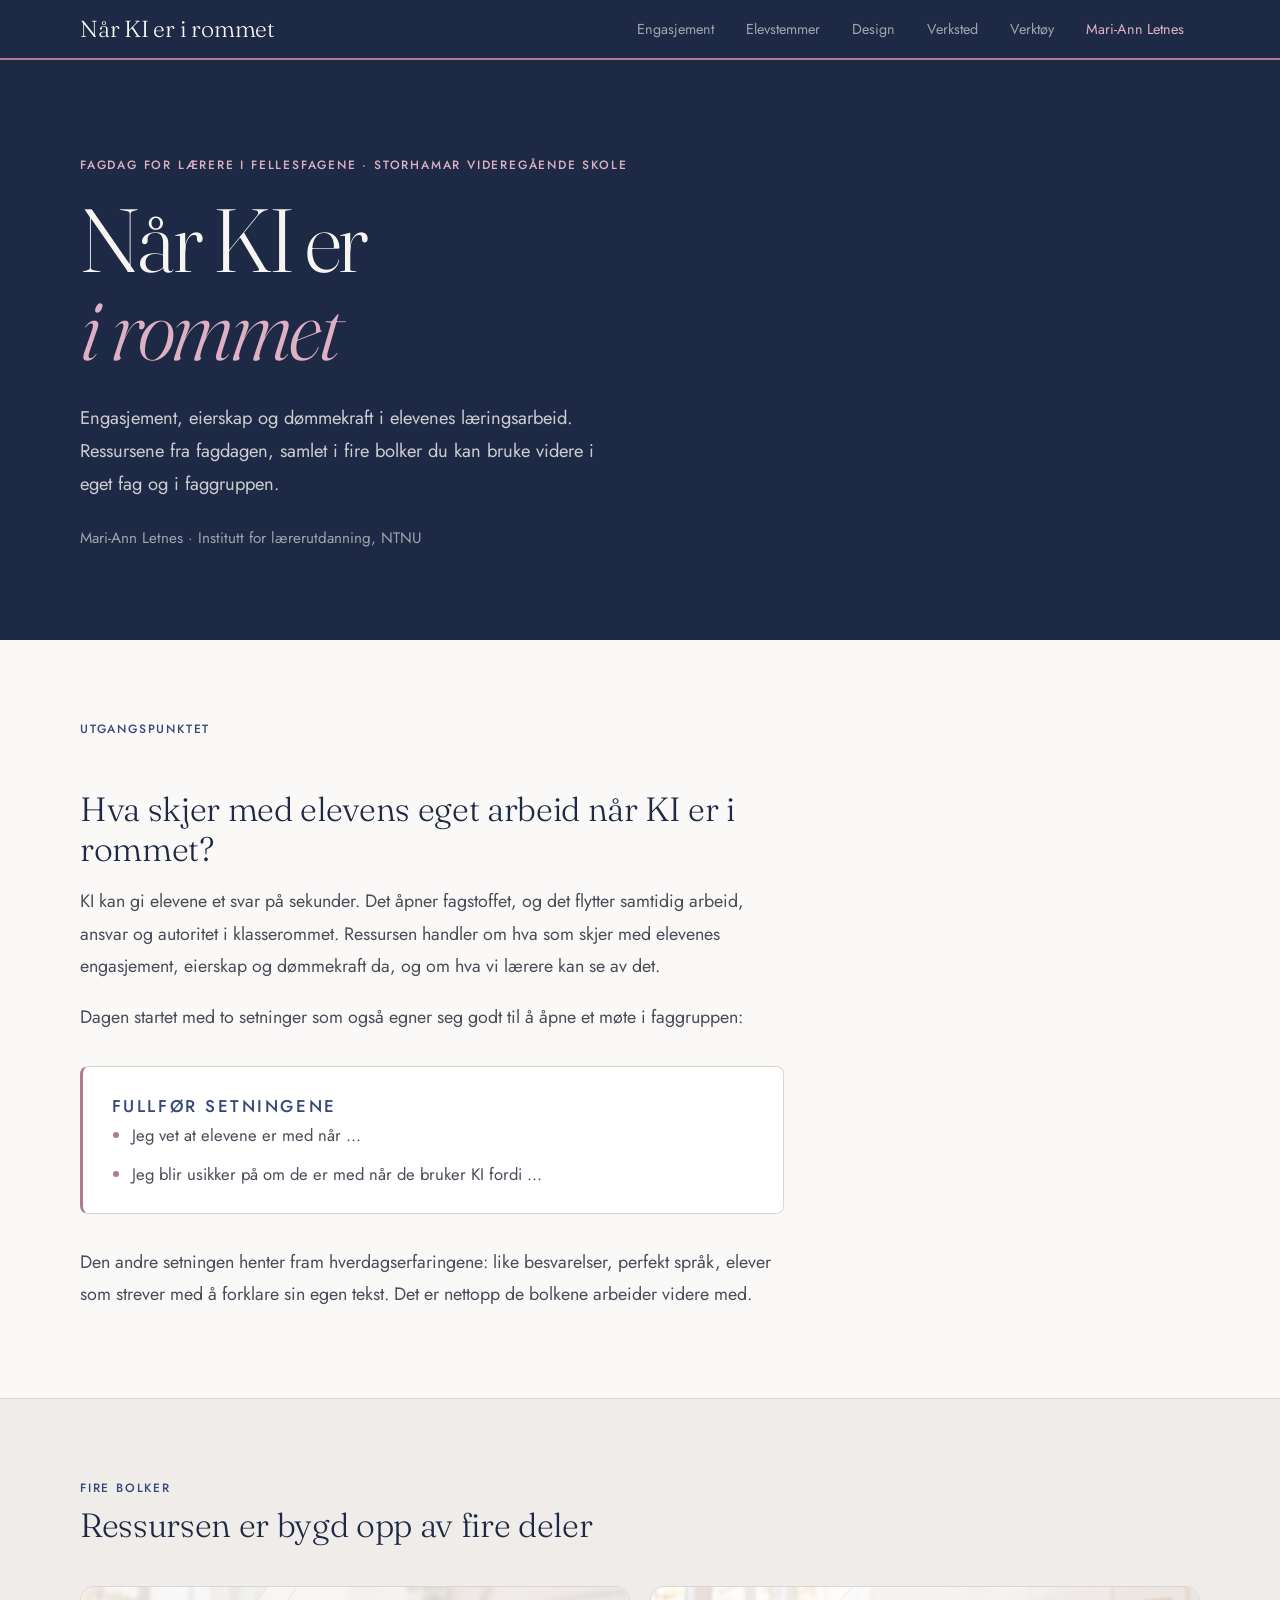
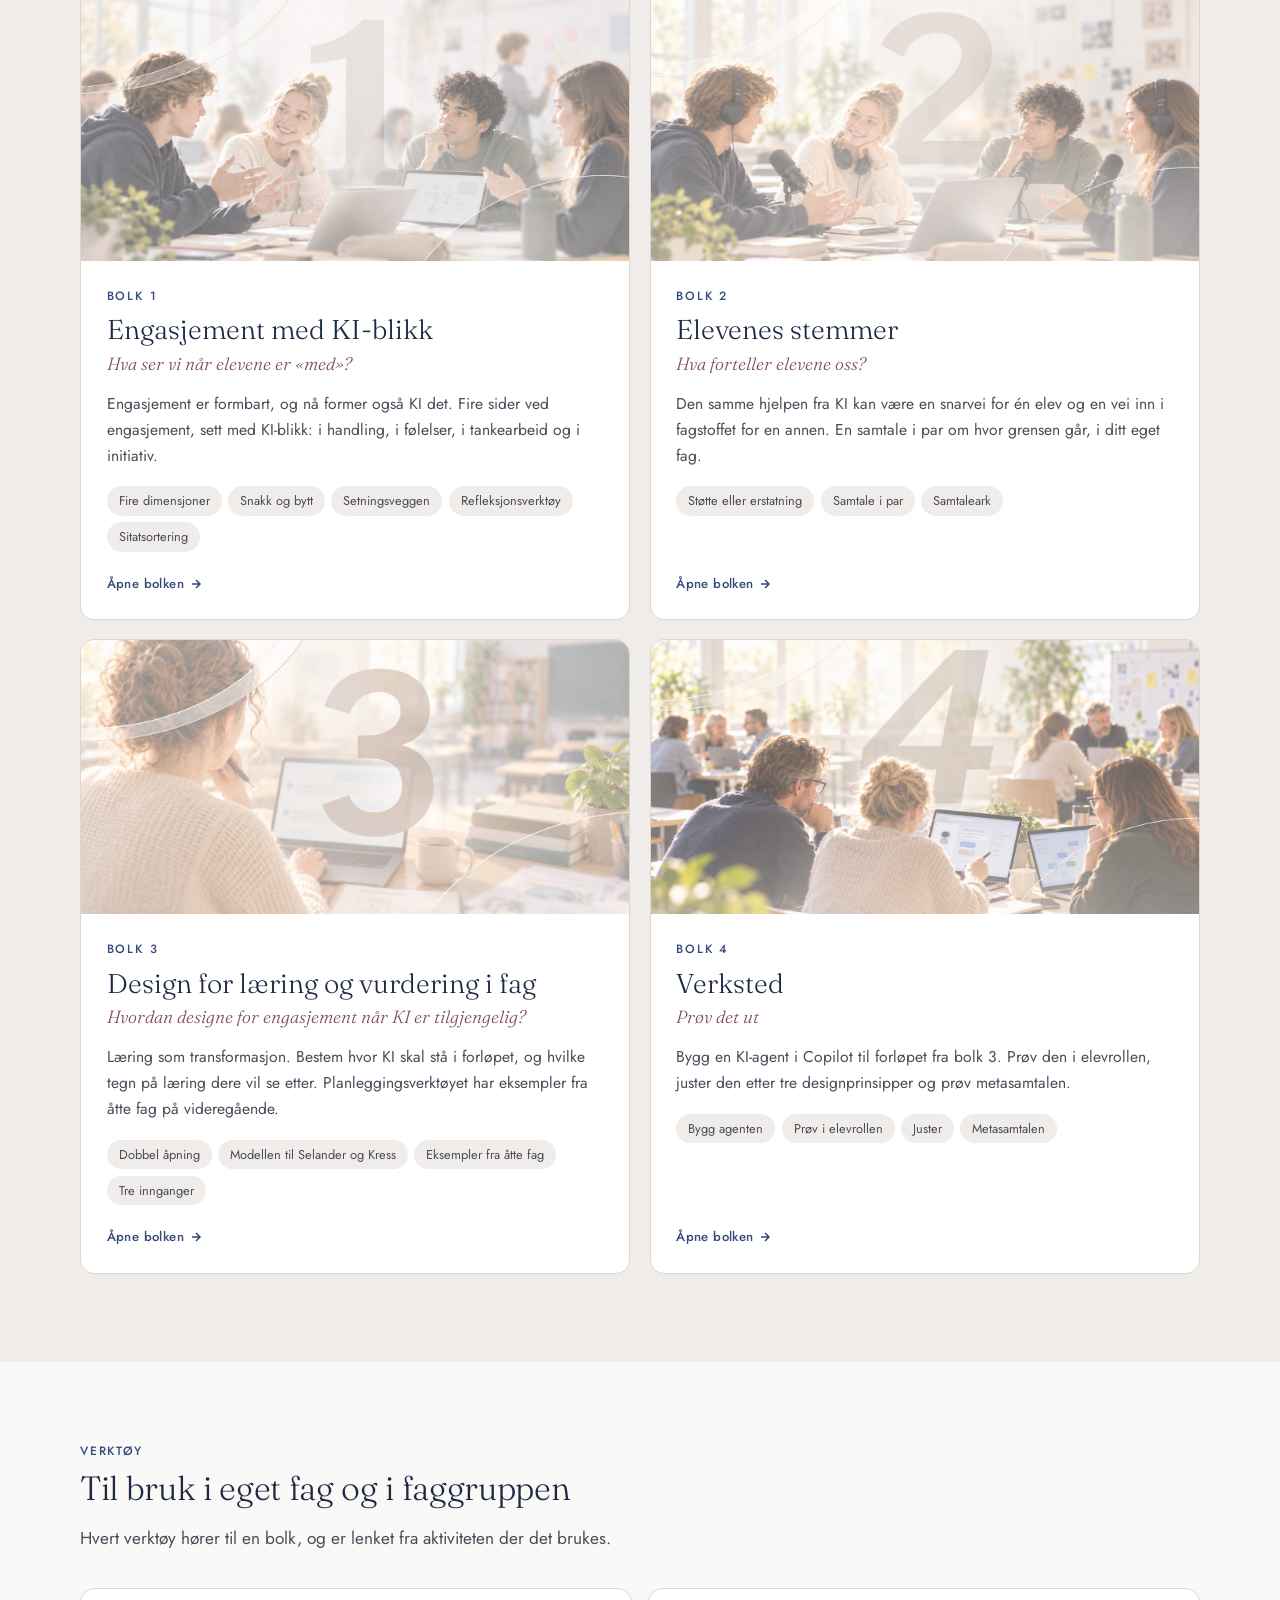
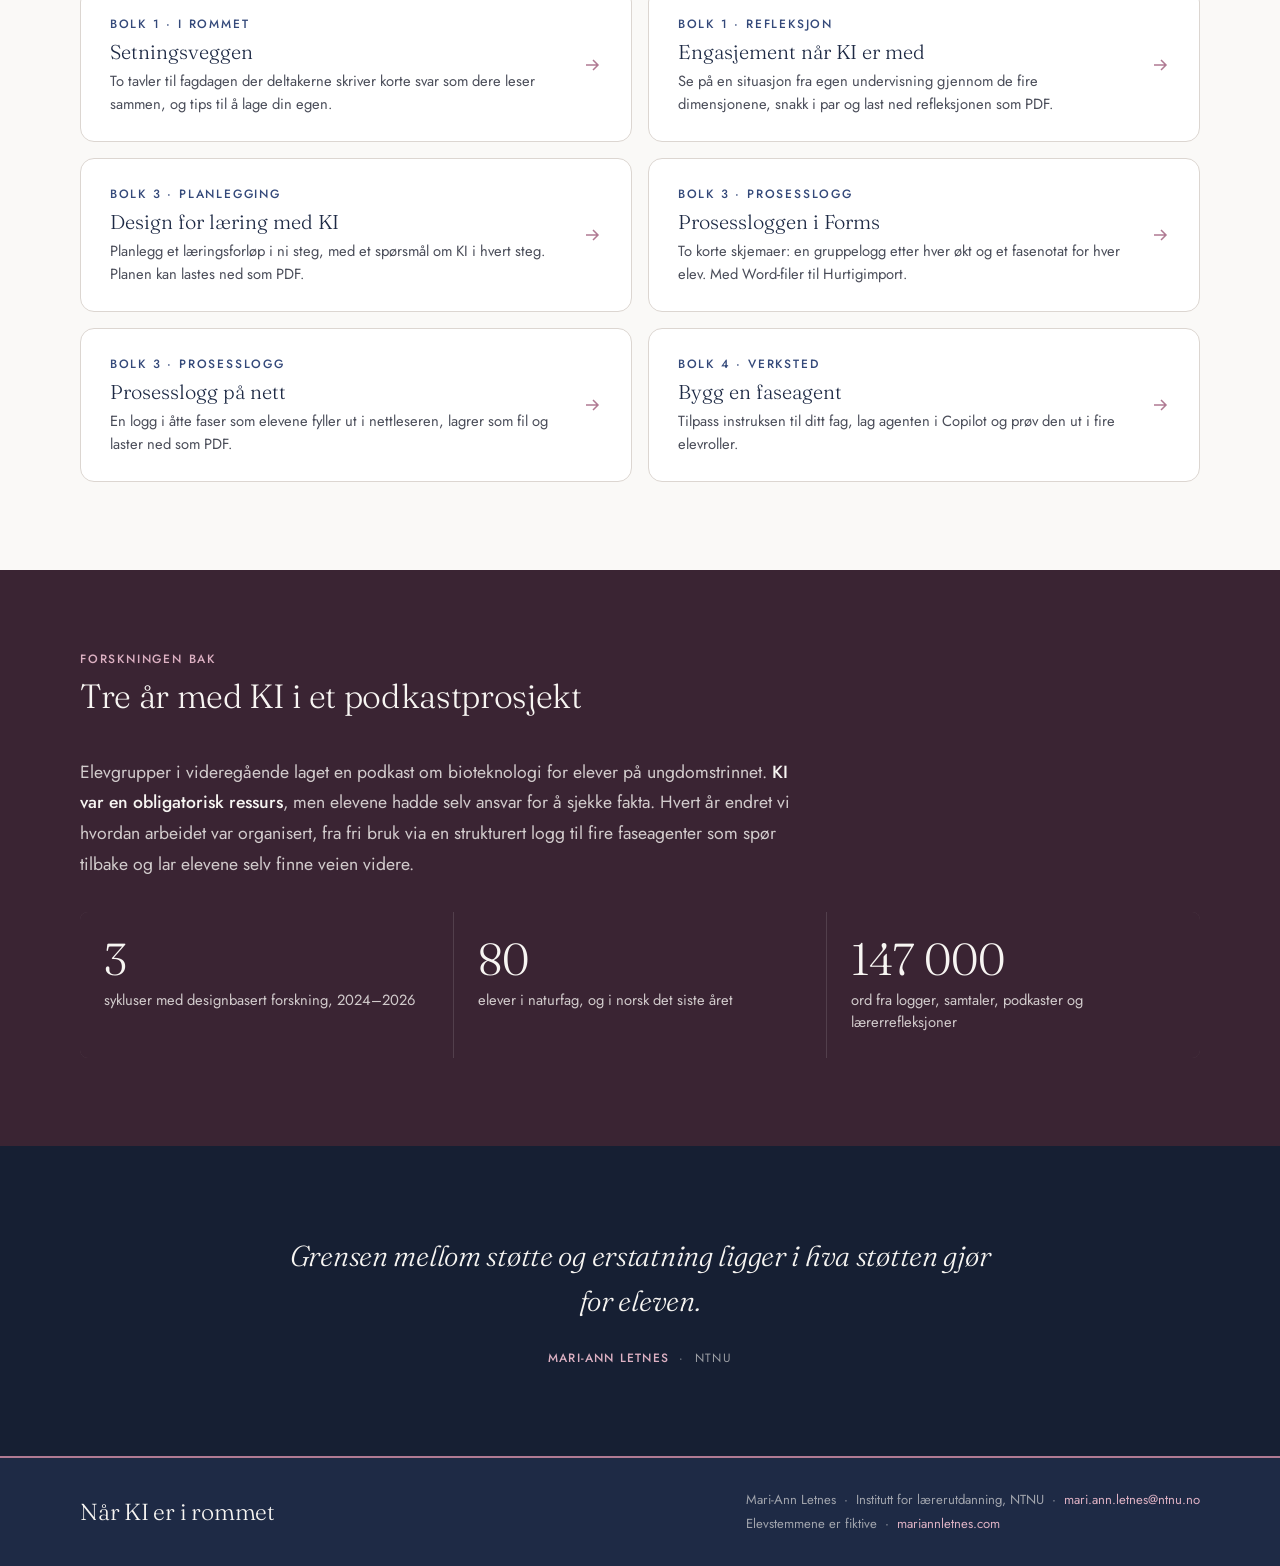
<file: index.html>
<!DOCTYPE html>
<html lang="nb">
<head>
<meta charset="UTF-8">
<meta name="viewport" content="width=device-width, initial-scale=1">
<title>Når KI er i rommet — ressurser fra fagdagen</title>
<meta name="description" content="Ressurser fra fagdagen «Når KI er i rommet» om engasjement, eierskap og dømmekraft i elevenes læringsarbeid. Fire bolker: engasjement, elevenes stemmer, design for læring og vurdering, og et verksted der lærerne prøver ut.">
<meta property="og:title" content="Når KI er i rommet">
<meta property="og:description" content="Engasjement, eierskap og dømmekraft i elevenes læringsarbeid. Ressurser fra fagdag for lærere i fellesfagene i videregående skole.">
<meta property="og:type" content="website">
<meta name="theme-color" content="#1E2A45">
<link rel="icon" type="image/svg+xml" href="ikon.svg">
<link rel="stylesheet" href="stil.css">
</head>
<body>

<nav class="site-nav" aria-label="Hovedmeny">
  <div class="nav-inner">
    <a class="signature" href="index.html" aria-current="page">Når KI er i rommet</a>
    <ul class="nav-links">
      <li><a href="bolk-1-engasjement.html">Engasjement</a></li>
      <li><a href="bolk-2-elevstemmer.html">Elevstemmer</a></li>
      <li><a href="bolk-3-design.html">Design</a></li>
      <li><a href="bolk-4-verksted.html">Verksted</a></li>
      <li><a href="index.html#verktoy">Verktøy</a></li>
      <li><a href="https://mariannletnes.com" class="sub">Mari-Ann Letnes</a></li>
    </ul>
  </div>
</nav>

<header class="hero">
  <div class="hero-inner solo">
    <p class="kicker">Fagdag for lærere i fellesfagene · Storhamar videregående skole</p>
    <h1>Når KI er<br><em>i rommet</em></h1>
    <p class="hero-desc">Engasjement, eierskap og dømmekraft i elevenes læringsarbeid. Ressursene fra fagdagen, samlet i fire bolker du kan bruke videre i eget fag og i faggruppen.</p>
    <p class="hero-meta-line">Mari-Ann Letnes · Institutt for lærerutdanning, NTNU</p>
  </div>
</header>

<main>

<section class="band" aria-labelledby="utgangspunkt">
  <div class="inner">
    <div class="prose">
      <p class="section-label">Utgangspunktet</p>
      <h2 id="utgangspunkt">Hva skjer med elevens eget arbeid når KI er i rommet?</h2>
      <p>KI kan gi elevene et svar på sekunder. Det åpner fagstoffet, og det flytter samtidig arbeid, ansvar og autoritet i klasserommet. Ressursen handler om hva som skjer med elevenes engasjement, eierskap og dømmekraft da, og om hva vi lærere kan se av det.</p>
      <p>Dagen startet med to setninger som også egner seg godt til å åpne et møte i faggruppen:</p>
      <div class="callout">
        <p class="label">Fullfør setningene</p>
        <ul>
          <li>Jeg vet at elevene er med når …</li>
          <li>Jeg blir usikker på om de er med når de bruker KI fordi …</li>
        </ul>
      </div>
      <p>Den andre setningen henter fram hverdagserfaringene: like besvarelser, perfekt språk, elever som strever med å forklare sin egen tekst. Det er nettopp de bolkene arbeider videre med.</p>
    </div>
  </div>
</section>

<section class="band band-lin" aria-labelledby="bolkene">
  <div class="inner">
    <p class="section-label">Fire bolker</p>
    <h2 class="section-heading" id="bolkene">Ressursen er bygd opp av fire deler</h2>

    <div class="bolk-grid">
      <a class="bolk" href="bolk-1-engasjement.html">
        <div class="bolk-img">
          <img src="bilder/bolk-1.jpg" alt="" loading="lazy">
        </div>
        <div class="bolk-body">
          <p class="tag">Bolk 1</p>
          <h3>Engasjement med KI-blikk</h3>
          <p class="bolk-q">Hva ser vi når elevene er «med»?</p>
          <p class="desc">Engasjement er formbart, og nå former også KI det. Fire sider ved engasjement, sett med KI-blikk: i handling, i følelser, i tankearbeid og i initiativ.</p>
          <ul class="bolk-list">
            <li>Fire dimensjoner</li>
            <li>Snakk og bytt</li>
            <li>Setningsveggen</li>
            <li>Refleksjonsverktøy</li>
            <li>Sitatsortering</li>
          </ul>
          <span class="card-cta">Åpne bolken <svg viewBox="0 0 12 12" fill="none" stroke="currentColor" stroke-width="1.5" aria-hidden="true"><path d="M2 6h8M6 2l4 4-4 4"/></svg></span>
        </div>
      </a>

      <a class="bolk" href="bolk-2-elevstemmer.html">
        <div class="bolk-img">
          <img src="bilder/bolk-2.jpg" alt="" loading="lazy">
        </div>
        <div class="bolk-body">
          <p class="tag">Bolk 2</p>
          <h3>Elevenes stemmer</h3>
          <p class="bolk-q">Hva forteller elevene oss?</p>
          <p class="desc">Den samme hjelpen fra KI kan være en snarvei for én elev og en vei inn i fagstoffet for en annen. En samtale i par om hvor grensen går, i ditt eget fag.</p>
          <ul class="bolk-list">
            <li>Støtte eller erstatning</li><li>Samtale i par</li><li>Samtaleark</li>
          </ul>
          <span class="card-cta">Åpne bolken <svg viewBox="0 0 12 12" fill="none" stroke="currentColor" stroke-width="1.5" aria-hidden="true"><path d="M2 6h8M6 2l4 4-4 4"/></svg></span>
        </div>
      </a>

      <a class="bolk" href="bolk-3-design.html">
        <div class="bolk-img">
          <img src="bilder/bolk-3.jpg" alt="" loading="lazy">
        </div>
        <div class="bolk-body">
          <p class="tag">Bolk 3</p>
          <h3>Design for læring og vurdering i fag</h3>
          <p class="bolk-q">Hvordan designe for engasjement når KI er tilgjengelig?</p>
          <p class="desc">Læring som transformasjon. Bestem hvor KI skal stå i forløpet, og hvilke tegn på læring dere vil se etter. Planleggingsverktøyet har eksempler fra åtte fag på videregående.</p>
          <ul class="bolk-list">
            <li>Dobbel åpning</li><li>Modellen til Selander og Kress</li><li>Eksempler fra åtte fag</li><li>Tre innganger</li>
          </ul>
          <span class="card-cta">Åpne bolken <svg viewBox="0 0 12 12" fill="none" stroke="currentColor" stroke-width="1.5" aria-hidden="true"><path d="M2 6h8M6 2l4 4-4 4"/></svg></span>
        </div>
      </a>

      <a class="bolk" href="bolk-4-verksted.html">
        <div class="bolk-img">
          <img src="bilder/bolk-4.jpg" alt="" loading="lazy">
        </div>
        <div class="bolk-body">
          <p class="tag">Bolk 4</p>
          <h3>Verksted</h3>
          <p class="bolk-q">Prøv det ut</p>
          <p class="desc">Bygg en KI-agent i Copilot til forløpet fra bolk 3. Prøv den i elevrollen, juster den etter tre designprinsipper og prøv metasamtalen.</p>
          <ul class="bolk-list">
            <li>Bygg agenten</li><li>Prøv i elevrollen</li><li>Juster</li><li>Metasamtalen</li>
          </ul>
          <span class="card-cta">Åpne bolken <svg viewBox="0 0 12 12" fill="none" stroke="currentColor" stroke-width="1.5" aria-hidden="true"><path d="M2 6h8M6 2l4 4-4 4"/></svg></span>
        </div>
      </a>
    </div>
  </div>
</section>

<section class="band" id="verktoy" aria-labelledby="verktoy-h">
  <div class="inner">
    <p class="section-label">Verktøy</p>
    <h2 class="section-heading" id="verktoy-h">Til bruk i eget fag og i faggruppen</h2>
    <p class="section-intro">Hvert verktøy hører til en bolk, og er lenket fra aktiviteten der det brukes.</p>
    <div class="row-grid">
      <a class="row-link" href="verktoy/setningsveggen.html">
        <div><p class="tag">Bolk 1 · I rommet</p><h3>Setningsveggen</h3><p>To tavler til fagdagen der deltakerne skriver korte svar som dere leser sammen, og tips til å lage din egen.</p></div>
        <svg viewBox="0 0 20 20" fill="none" stroke-width="1.5" aria-hidden="true"><path d="M4 10h12M11 5l5 5-5 5"/></svg>
      </a>
      <a class="row-link" href="verktoy/refleksjon-engasjement.html">
        <div><p class="tag">Bolk 1 · Refleksjon</p><h3>Engasjement når KI er med</h3><p>Se på en situasjon fra egen undervisning gjennom de fire dimensjonene, snakk i par og last ned refleksjonen som PDF.</p></div>
        <svg viewBox="0 0 20 20" fill="none" stroke-width="1.5" aria-hidden="true"><path d="M4 10h12M11 5l5 5-5 5"/></svg>
      </a>
      <a class="row-link" href="verktoy/planlegging.html">
        <div><p class="tag">Bolk 3 · Planlegging</p><h3>Design for læring med KI</h3><p>Planlegg et læringsforløp i ni steg, med et spørsmål om KI i hvert steg. Planen kan lastes ned som PDF.</p></div>
        <svg viewBox="0 0 20 20" fill="none" stroke-width="1.5" aria-hidden="true"><path d="M4 10h12M11 5l5 5-5 5"/></svg>
      </a>
      <a class="row-link" href="verktoy/prosesslogg-i-forms.html">
        <div><p class="tag">Bolk 3 · Prosesslogg</p><h3>Prosessloggen i Forms</h3><p>To korte skjemaer: en gruppelogg etter hver økt og et fasenotat for hver elev. Med Word-filer til Hurtigimport.</p></div>
        <svg viewBox="0 0 20 20" fill="none" stroke-width="1.5" aria-hidden="true"><path d="M4 10h12M11 5l5 5-5 5"/></svg>
      </a>
      <a class="row-link" href="verktoy/nettlogg.html">
        <div><p class="tag">Bolk 3 · Prosesslogg</p><h3>Prosesslogg på nett</h3><p>En logg i åtte faser som elevene fyller ut i nettleseren, lagrer som fil og laster ned som PDF.</p></div>
        <svg viewBox="0 0 20 20" fill="none" stroke-width="1.5" aria-hidden="true"><path d="M4 10h12M11 5l5 5-5 5"/></svg>
      </a>
      <a class="row-link" href="verktoy/bygg-en-faseagent.html">
        <div><p class="tag">Bolk 4 · Verksted</p><h3>Bygg en faseagent</h3><p>Tilpass instruksen til ditt fag, lag agenten i Copilot og prøv den ut i fire elevroller.</p></div>
        <svg viewBox="0 0 20 20" fill="none" stroke-width="1.5" aria-hidden="true"><path d="M4 10h12M11 5l5 5-5 5"/></svg>
      </a>
    </div>
  </div>
</section>

<section class="band band-dark" aria-labelledby="prosjektet">
  <div class="inner">
    <p class="section-label">Forskningen bak</p>
    <h2 class="section-heading" id="prosjektet">Tre år med KI i et podkastprosjekt</h2>
    <p class="lead">Elevgrupper i videregående laget en podkast om bioteknologi for elever på ungdomstrinnet. <strong>KI var en obligatorisk ressurs</strong>, men elevene hadde selv ansvar for å sjekke fakta. Hvert år endret vi hvordan arbeidet var organisert, fra fri bruk via en strukturert logg til fire faseagenter som spør tilbake og lar elevene selv finne veien videre.</p>
    <div class="stats">
      <div class="stat"><p class="stat-num">3</p><p class="stat-label">sykluser med designbasert forskning, 2024–2026</p></div>
      <div class="stat"><p class="stat-num">80</p><p class="stat-label">elever i naturfag, og i norsk det siste året</p></div>
      <div class="stat"><p class="stat-num">147 000</p><p class="stat-label">ord fra logger, samtaler, podkaster og lærerrefleksjoner</p></div>
    </div>
  </div>
</section>

<section class="quote" aria-label="Sitat">
  <blockquote>Grensen mellom støtte og erstatning ligger i hva støtten gjør for eleven.</blockquote>
  <p class="quote-attr"><strong>Mari-Ann Letnes</strong> &nbsp;·&nbsp; NTNU</p>
</section>

</main>

<footer class="site-footer">
  <div class="footer-inner">
    <a class="signature" href="index.html">Når KI er i rommet</a>
    <p class="footer-info">
      Mari-Ann Letnes &nbsp;·&nbsp; Institutt for lærerutdanning, NTNU &nbsp;·&nbsp; <a href="mailto:mari.ann.letnes@ntnu.no">mari.ann.letnes@ntnu.no</a><br>
      Elevstemmene er fiktive &nbsp;·&nbsp; <a href="https://mariannletnes.com">mariannletnes.com</a>
    </p>
  </div>
</footer>

</body>
</html>
</file>
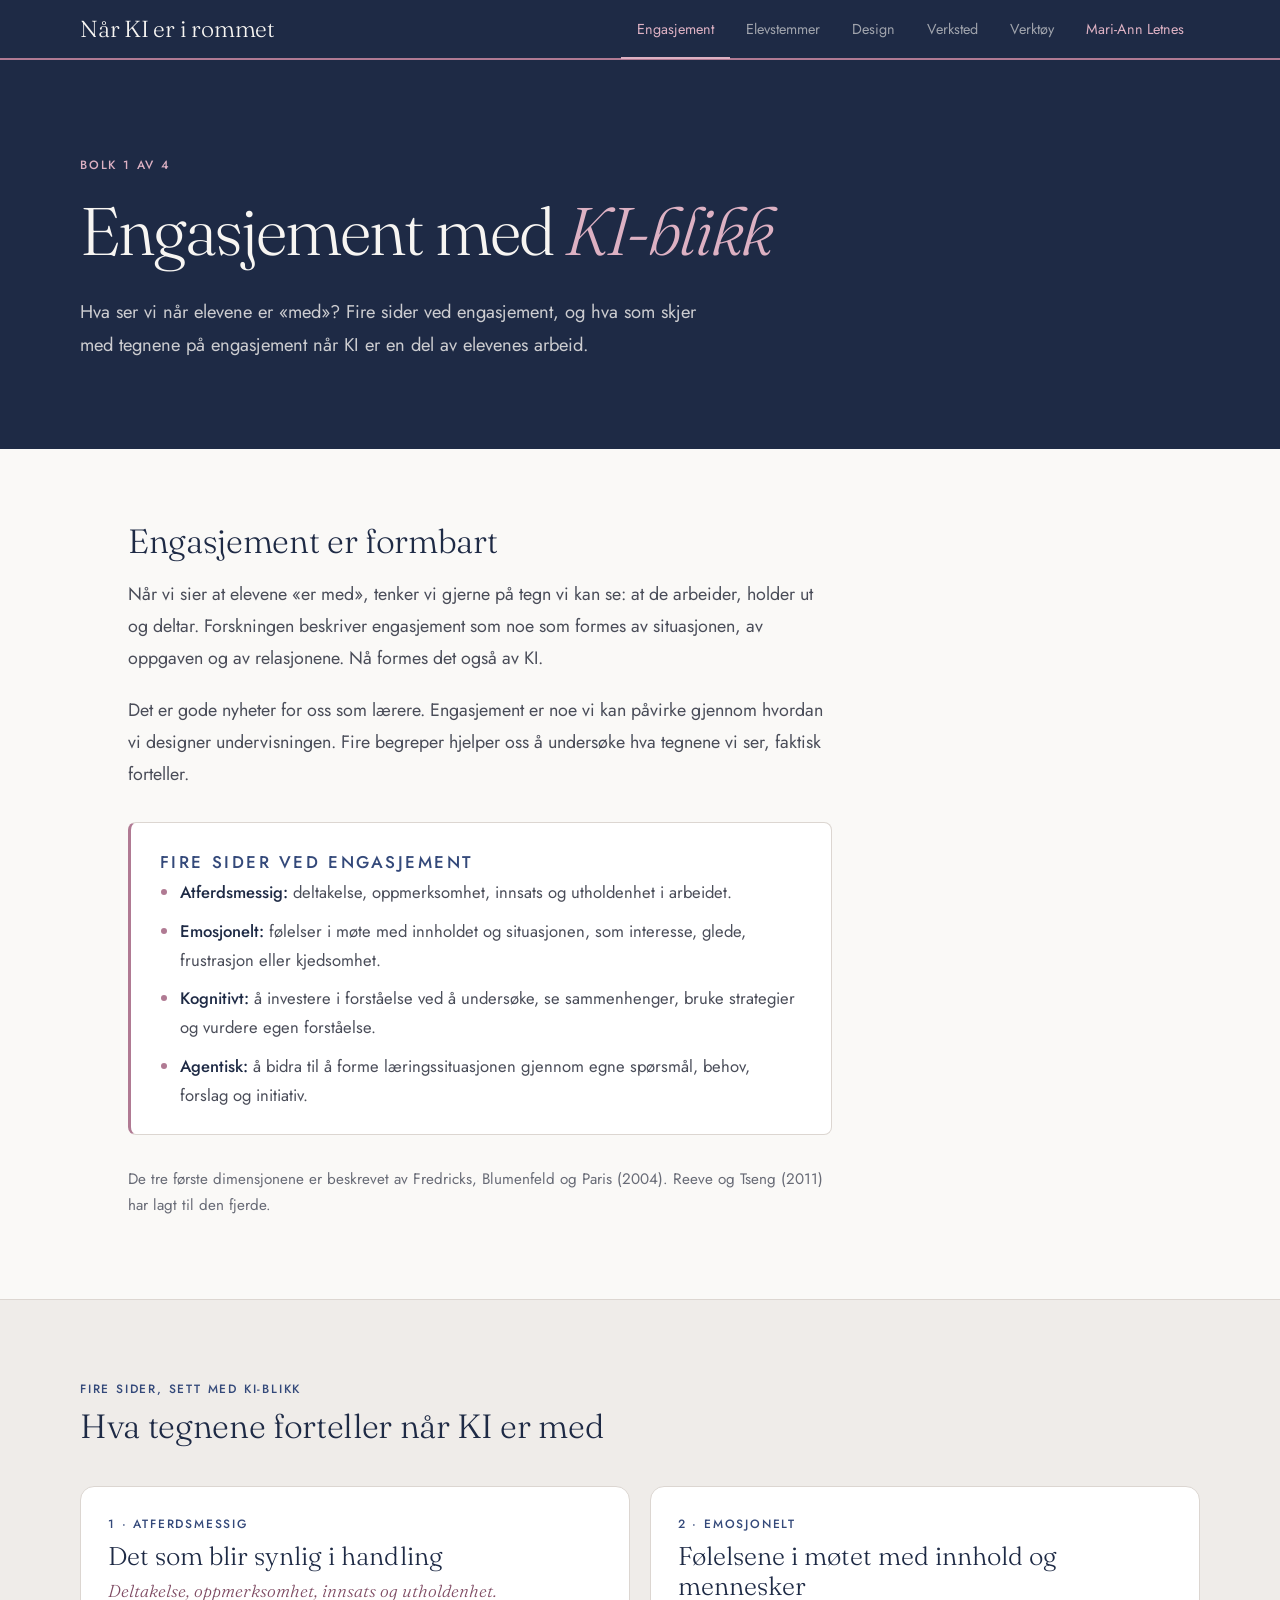
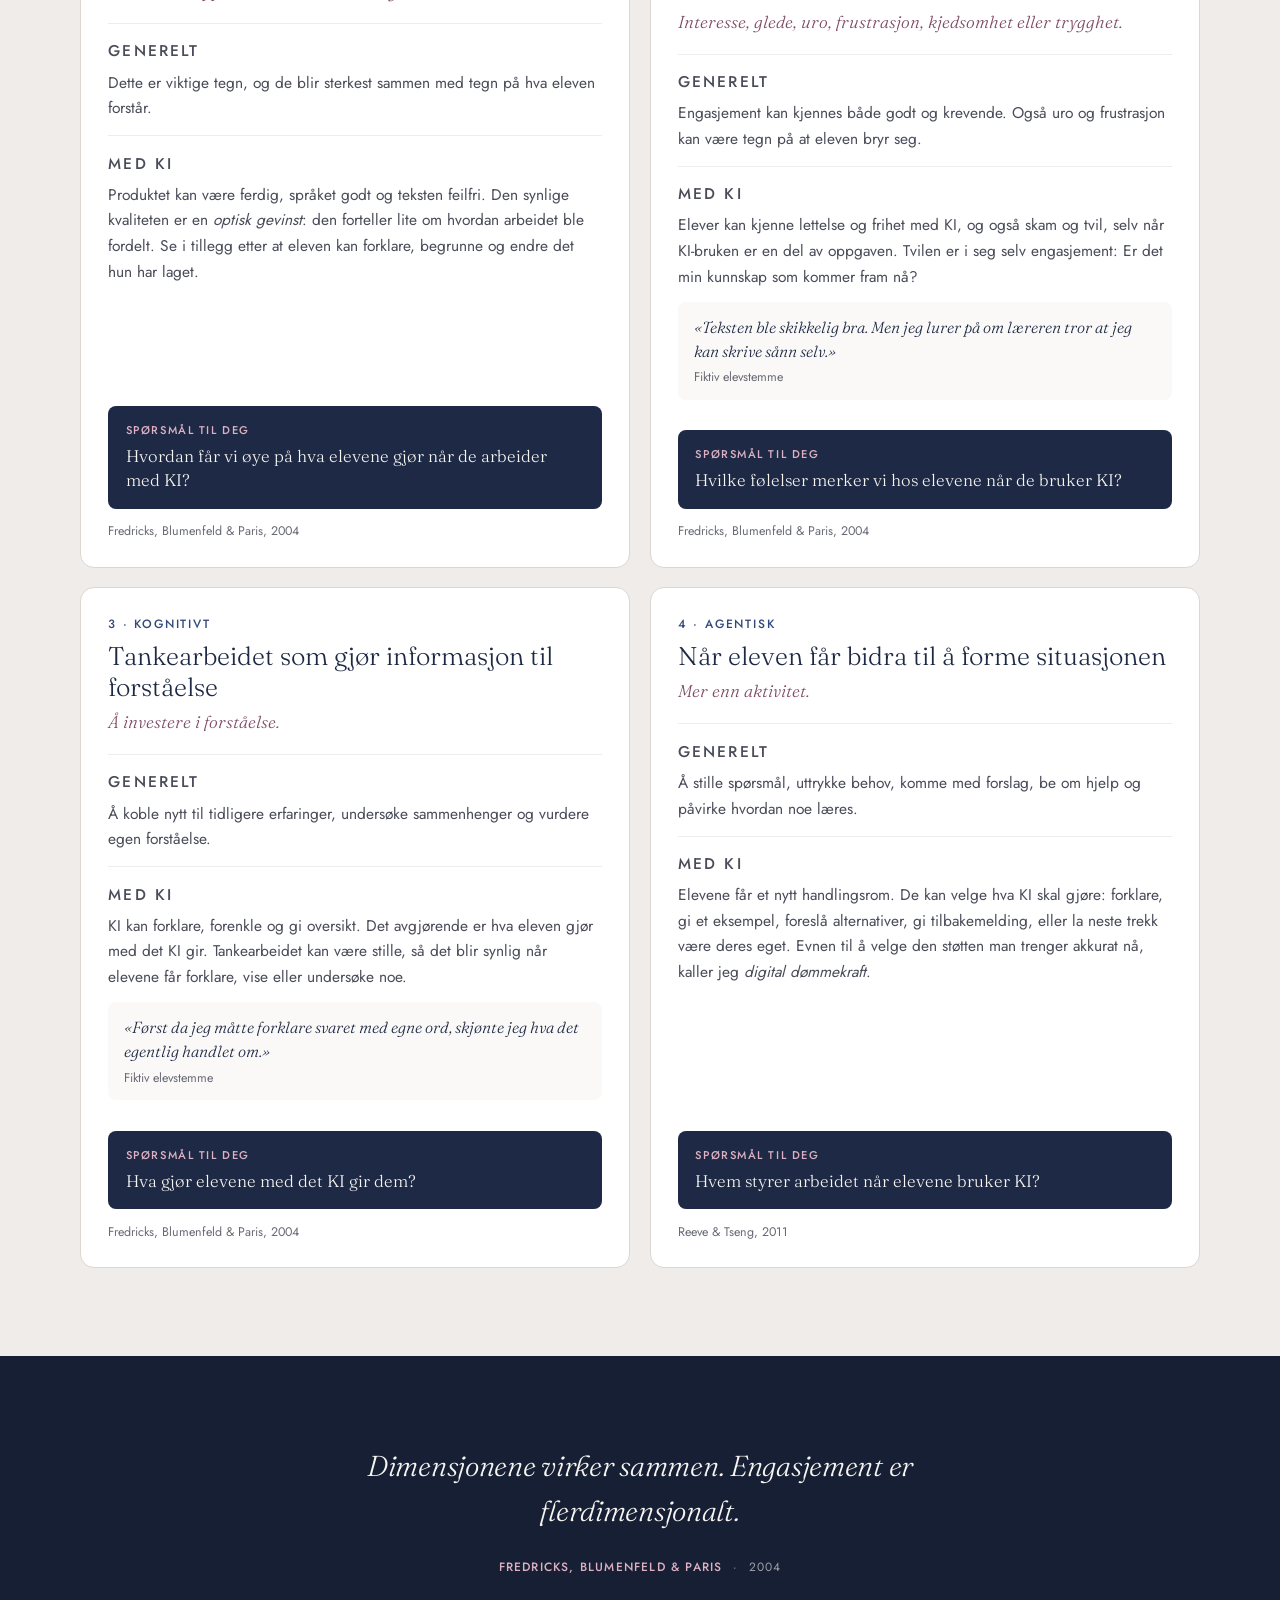
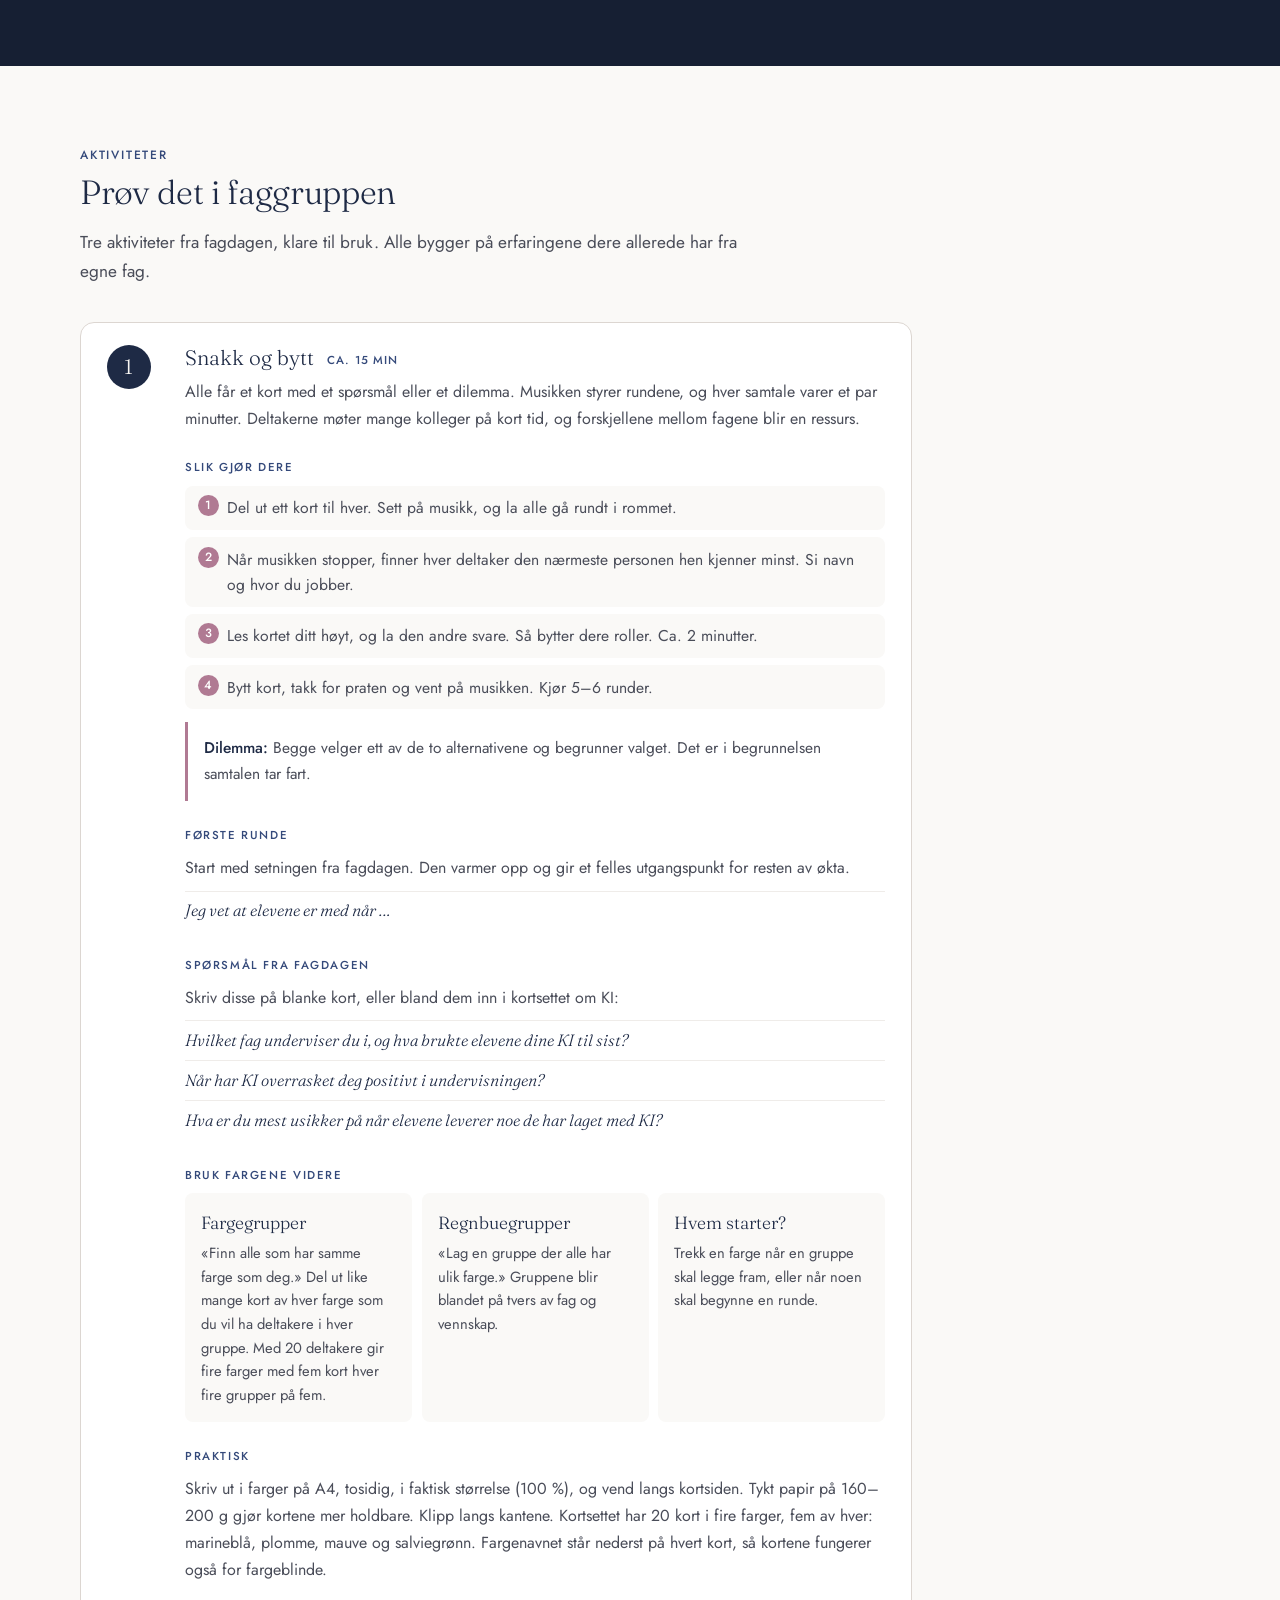
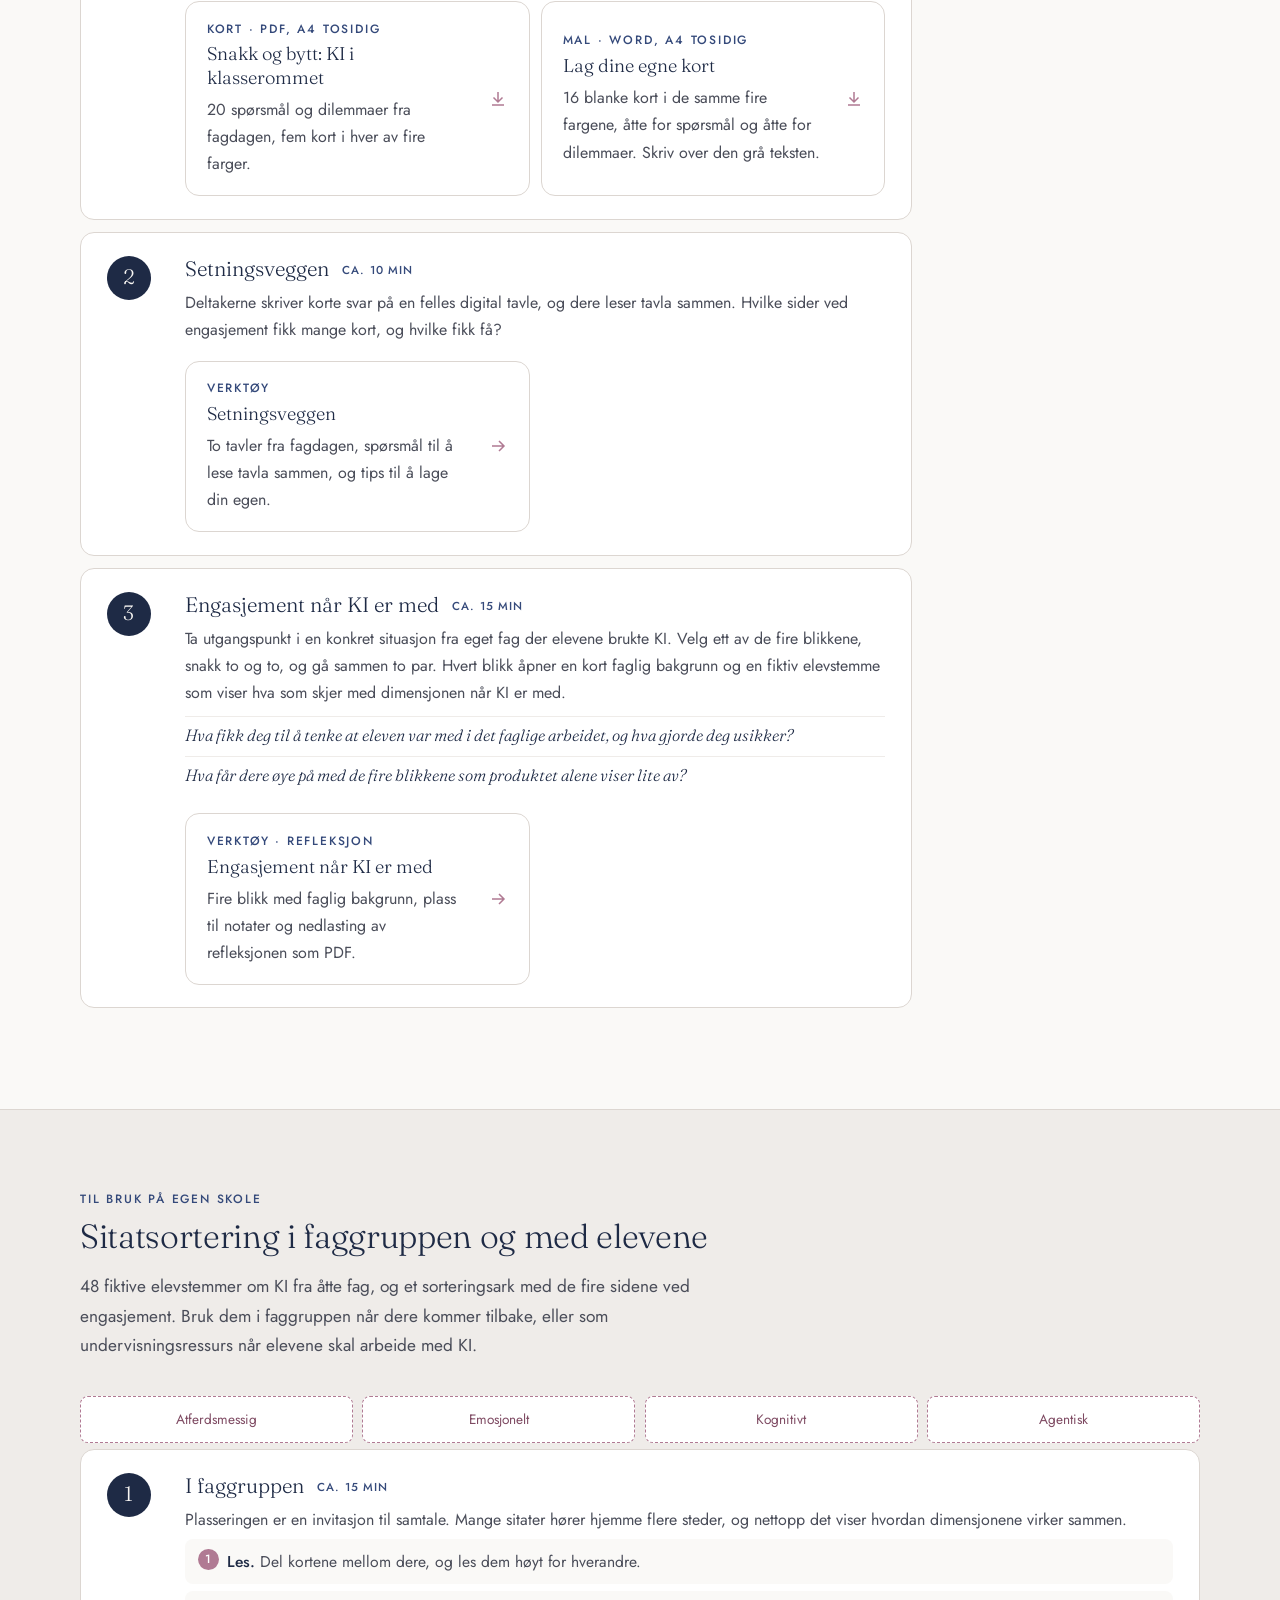
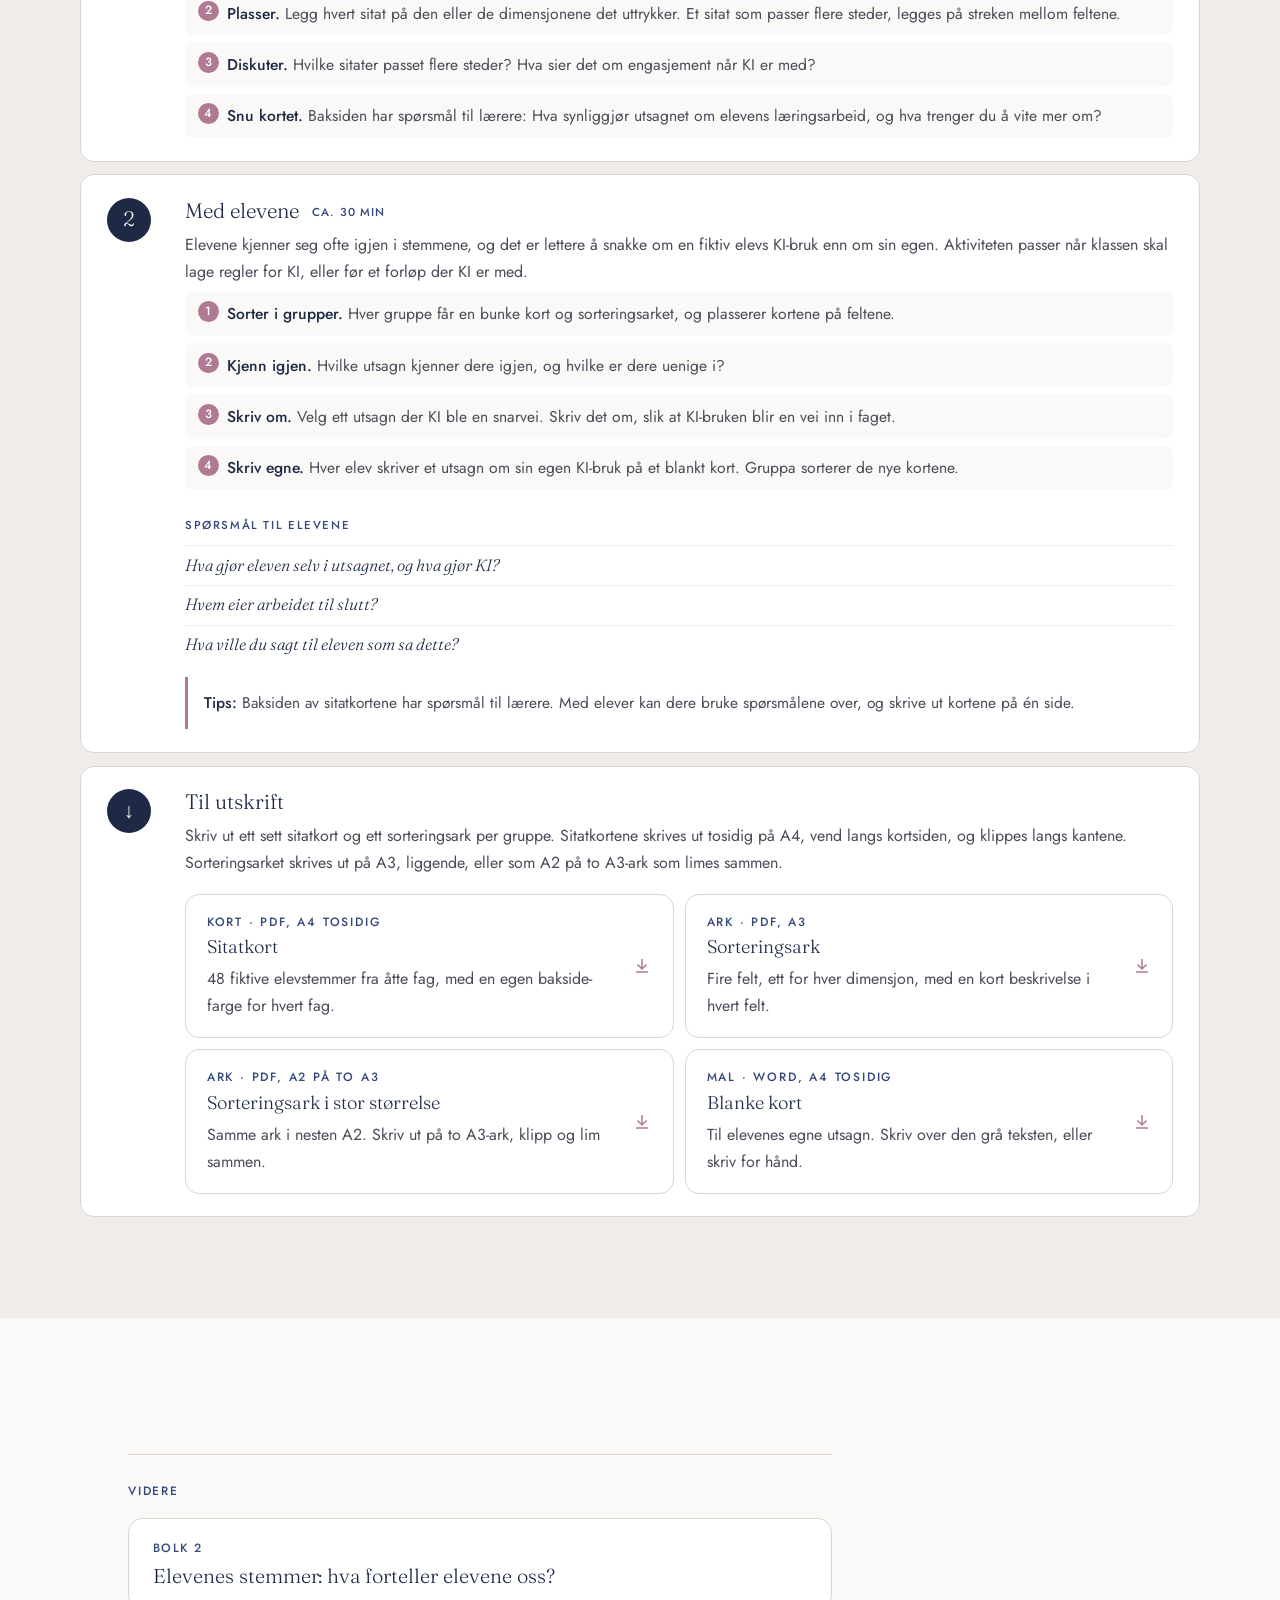
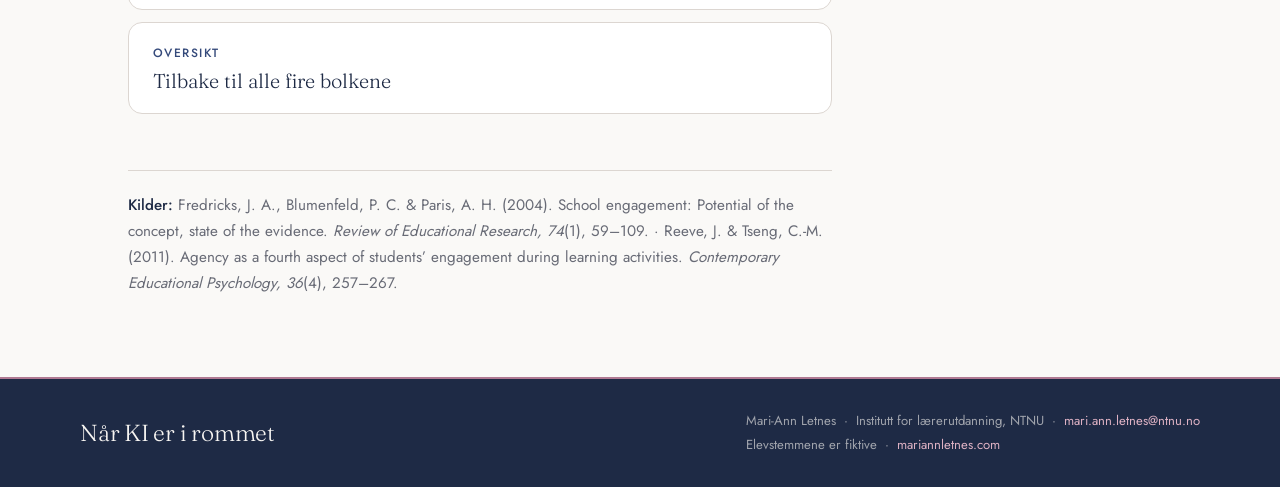
<file: bolk-1-engasjement.html>
<!DOCTYPE html>
<html lang="nb">
<head>
<meta charset="UTF-8">
<meta name="viewport" content="width=device-width, initial-scale=1">
<title>Bolk 1: Engasjement med KI-blikk — Når KI er i rommet</title>
<meta name="description" content="Hva ser vi når elevene er «med»? Fire sider ved engasjement sett med KI-blikk, med Snakk og bytt, setningsveggen, refleksjonsverktøyet og sitatsortering til bruk med elevene.">
<meta property="og:title" content="Bolk 1: Engasjement med KI-blikk">
<meta property="og:description" content="Fire sider ved engasjement sett med KI-blikk, med aktiviteter til faggruppen.">
<meta property="og:type" content="article">
<meta name="theme-color" content="#1E2A45">
<link rel="icon" type="image/svg+xml" href="ikon.svg">
<link rel="stylesheet" href="stil.css">
</head>
<body>

<nav class="site-nav" aria-label="Hovedmeny">
  <div class="nav-inner">
    <a class="signature" href="index.html">Når KI er i rommet</a>
    <ul class="nav-links">
      <li><a href="bolk-1-engasjement.html" aria-current="page">Engasjement</a></li>
      <li><a href="bolk-2-elevstemmer.html">Elevstemmer</a></li>
      <li><a href="bolk-3-design.html">Design</a></li>
      <li><a href="bolk-4-verksted.html">Verksted</a></li>
      <li><a href="index.html#verktoy">Verktøy</a></li>
      <li><a href="https://mariannletnes.com" class="sub">Mari-Ann Letnes</a></li>
    </ul>
  </div>
</nav>

<header class="hero post">
  <div class="hero-inner solo">
    <p class="kicker">Bolk 1 av 4</p>
    <h1>Engasjement med <em>KI-blikk</em></h1>
    <p class="hero-desc">Hva ser vi når elevene er «med»? Fire sider ved engasjement, og hva som skjer med tegnene på engasjement når KI er en del av elevenes arbeid.</p>
  </div>
</header>

<main>

<div class="wrap">
  <div class="prose col">
    <h2>Engasjement er formbart</h2>
    <p>Når vi sier at elevene «er med», tenker vi gjerne på tegn vi kan se: at de arbeider, holder ut og deltar. Forskningen beskriver engasjement som noe som formes av situasjonen, av oppgaven og av relasjonene. Nå formes det også av KI.</p>
    <p>Det er gode nyheter for oss som lærere. Engasjement er noe vi kan påvirke gjennom hvordan vi designer undervisningen. Fire begreper hjelper oss å undersøke hva tegnene vi ser, faktisk forteller.</p>
    <div class="callout">
      <p class="label">Fire sider ved engasjement</p>
      <ul>
        <li><strong>Atferdsmessig:</strong> deltakelse, oppmerksomhet, innsats og utholdenhet i arbeidet.</li>
        <li><strong>Emosjonelt:</strong> følelser i møte med innholdet og situasjonen, som interesse, glede, frustrasjon eller kjedsomhet.</li>
        <li><strong>Kognitivt:</strong> å investere i forståelse ved å undersøke, se sammenhenger, bruke strategier og vurdere egen forståelse.</li>
        <li><strong>Agentisk:</strong> å bidra til å forme læringssituasjonen gjennom egne spørsmål, behov, forslag og initiativ.</li>
      </ul>
    </div>
    <p class="note">De tre første dimensjonene er beskrevet av Fredricks, Blumenfeld og Paris (2004). Reeve og Tseng (2011) har lagt til den fjerde.</p>
  </div>
</div>

<section class="band band-lin" aria-labelledby="dimensjonene">
  <div class="inner">
    <p class="section-label">Fire sider, sett med KI-blikk</p>
    <h2 class="section-heading" id="dimensjonene">Hva tegnene forteller når KI er med</h2>

    <div class="dim-grid">
      <article class="dim">
        <p class="tag">1 · Atferdsmessig</p>
        <h3>Det som blir synlig i handling</h3>
        <p class="lede">Deltakelse, oppmerksomhet, innsats og utholdenhet.</p>
        <div class="part">
          <p class="part-label">Generelt</p>
          <p>Dette er viktige tegn, og de blir sterkest sammen med tegn på hva eleven forstår.</p>
        </div>
        <div class="part">
          <p class="part-label">Med KI</p>
          <p>Produktet kan være ferdig, språket godt og teksten feilfri. Den synlige kvaliteten er en <em>optisk gevinst</em>: den forteller lite om hvordan arbeidet ble fordelt. Se i tillegg etter at eleven kan forklare, begrunne og endre det hun har laget.</p>
        </div>
        <p class="ask">Hvordan får vi øye på hva elevene gjør når de arbeider med KI?</p>
        <p class="src">Fredricks, Blumenfeld &amp; Paris, 2004</p>
      </article>

      <article class="dim">
        <p class="tag">2 · Emosjonelt</p>
        <h3>Følelsene i møtet med innhold og mennesker</h3>
        <p class="lede">Interesse, glede, uro, frustrasjon, kjedsomhet eller trygghet.</p>
        <div class="part">
          <p class="part-label">Generelt</p>
          <p>Engasjement kan kjennes både godt og krevende. Også uro og frustrasjon kan være tegn på at eleven bryr seg.</p>
        </div>
        <div class="part">
          <p class="part-label">Med KI</p>
          <p>Elever kan kjenne lettelse og frihet med KI, og også skam og tvil, selv når KI-bruken er en del av oppgaven. Tvilen er i seg selv engasjement: Er det min kunnskap som kommer fram nå?</p>
          <blockquote>«Teksten ble skikkelig bra. Men jeg lurer på om læreren tror at jeg kan skrive sånn selv.»<cite>Fiktiv elevstemme</cite></blockquote>
        </div>
        <p class="ask">Hvilke følelser merker vi hos elevene når de bruker KI?</p>
        <p class="src">Fredricks, Blumenfeld &amp; Paris, 2004</p>
      </article>

      <article class="dim">
        <p class="tag">3 · Kognitivt</p>
        <h3>Tankearbeidet som gjør informasjon til forståelse</h3>
        <p class="lede">Å investere i forståelse.</p>
        <div class="part">
          <p class="part-label">Generelt</p>
          <p>Å koble nytt til tidligere erfaringer, undersøke sammenhenger og vurdere egen forståelse.</p>
        </div>
        <div class="part">
          <p class="part-label">Med KI</p>
          <p>KI kan forklare, forenkle og gi oversikt. Det avgjørende er hva eleven gjør med det KI gir. Tankearbeidet kan være stille, så det blir synlig når elevene får forklare, vise eller undersøke noe.</p>
          <blockquote>«Først da jeg måtte forklare svaret med egne ord, skjønte jeg hva det egentlig handlet om.»<cite>Fiktiv elevstemme</cite></blockquote>
        </div>
        <p class="ask">Hva gjør elevene med det KI gir dem?</p>
        <p class="src">Fredricks, Blumenfeld &amp; Paris, 2004</p>
      </article>

      <article class="dim">
        <p class="tag">4 · Agentisk</p>
        <h3>Når eleven får bidra til å forme situasjonen</h3>
        <p class="lede">Mer enn aktivitet.</p>
        <div class="part">
          <p class="part-label">Generelt</p>
          <p>Å stille spørsmål, uttrykke behov, komme med forslag, be om hjelp og påvirke hvordan noe læres.</p>
        </div>
        <div class="part">
          <p class="part-label">Med KI</p>
          <p>Elevene får et nytt handlingsrom. De kan velge hva KI skal gjøre: forklare, gi et eksempel, foreslå alternativer, gi tilbakemelding, eller la neste trekk være deres eget. Evnen til å velge den støtten man trenger akkurat nå, kaller jeg <em>digital dømmekraft</em>.</p>
        </div>
        <p class="ask">Hvem styrer arbeidet når elevene bruker KI?</p>
        <p class="src">Reeve &amp; Tseng, 2011</p>
      </article>
    </div>
  </div>
</section>

<section class="quote" aria-label="Hovedpoeng">
  <blockquote>Dimensjonene virker sammen. Engasjement er flerdimensjonalt.</blockquote>
  <p class="quote-attr"><strong>Fredricks, Blumenfeld &amp; Paris</strong> &nbsp;·&nbsp; 2004</p>
</section>

<section class="band" aria-labelledby="aktiviteter">
  <div class="inner">
    <p class="section-label">Aktiviteter</p>
    <h2 class="section-heading" id="aktiviteter">Prøv det i faggruppen</h2>
    <p class="section-intro">Tre aktiviteter fra fagdagen, klare til bruk. Alle bygger på erfaringene dere allerede har fra egne fag.</p>

    <div class="step"><span class="n">1</span><div>
      <h3>Snakk og bytt <span class="time">ca. 15 min</span></h3>
      <p>Alle får et kort med et spørsmål eller et dilemma. Musikken styrer rundene, og hver samtale varer et par minutter. Deltakerne møter mange kolleger på kort tid, og forskjellene mellom fagene blir en ressurs.</p>

      <p class="step-sub">Slik gjør dere</p>
      <ol class="flow">
        <li>Del ut ett kort til hver. Sett på musikk, og la alle gå rundt i rommet.</li>
        <li>Når musikken stopper, finner hver deltaker den nærmeste personen hen kjenner minst. Si navn og hvor du jobber.</li>
        <li>Les kortet ditt høyt, og la den andre svare. Så bytter dere roller. Ca. 2 minutter.</li>
        <li>Bytt kort, takk for praten og vent på musikken. Kjør 5–6 runder.</li>
      </ol>
      <p class="tip"><strong>Dilemma:</strong> Begge velger ett av de to alternativene og begrunner valget. Det er i begrunnelsen samtalen tar fart.</p>

      <p class="step-sub">Første runde</p>
      <p>Start med setningen fra fagdagen. Den varmer opp og gir et felles utgangspunkt for resten av økta.</p>
      <ul class="qs">
        <li>Jeg vet at elevene er med når …</li>
      </ul>

      <p class="step-sub">Spørsmål fra fagdagen</p>
      <p>Skriv disse på blanke kort, eller bland dem inn i kortsettet om KI:</p>
      <ul class="qs">
        <li>Hvilket fag underviser du i, og hva brukte elevene dine KI til sist?</li>
        <li>Når har KI overrasket deg positivt i undervisningen?</li>
        <li>Hva er du mest usikker på når elevene leverer noe de har laget med KI?</li>
      </ul>

      <p class="step-sub">Bruk fargene videre</p>
      <div class="color-uses">
        <div><strong>Fargegrupper</strong><span>«Finn alle som har samme farge som deg.» Del ut like mange kort av hver farge som du vil ha deltakere i hver gruppe. Med 20 deltakere gir fire farger med fem kort hver fire grupper på fem.</span></div>
        <div><strong>Regnbuegrupper</strong><span>«Lag en gruppe der alle har ulik farge.» Gruppene blir blandet på tvers av fag og vennskap.</span></div>
        <div><strong>Hvem starter?</strong><span>Trekk en farge når en gruppe skal legge fram, eller når noen skal begynne en runde.</span></div>
      </div>

      <p class="step-sub">Praktisk</p>
      <p>Skriv ut i farger på A4, tosidig, i faktisk størrelse (100 %), og vend langs kortsiden. Tykt papir på 160–200 g gjør kortene mer holdbare. Klipp langs kantene. Kortsettet har 20 kort i fire farger, fem av hver: marineblå, plomme, mauve og salviegrønn. Fargenavnet står nederst på hvert kort, så kortene fungerer også for fargeblinde.</p>

      <div class="downloads">
        <a class="row-link" href="Filer/snakk-og-bytt-ki.pdf">
          <div><p class="tag">Kort · PDF, A4 tosidig</p><h3>Snakk og bytt: KI i klasserommet</h3><p>20 spørsmål og dilemmaer fra fagdagen, fem kort i hver av fire farger.</p></div>
          <svg viewBox="0 0 20 20" fill="none" stroke-width="1.5" aria-hidden="true"><path d="M10 3v10M5.5 8.5 10 13l4.5-4.5M4 16h12"/></svg>
        </a>
        <a class="row-link" href="Filer/snakk-og-bytt-blanke-kort.docx">
          <div><p class="tag">Mal · Word, A4 tosidig</p><h3>Lag dine egne kort</h3><p>16 blanke kort i de samme fire fargene, åtte for spørsmål og åtte for dilemmaer. Skriv over den grå teksten.</p></div>
          <svg viewBox="0 0 20 20" fill="none" stroke-width="1.5" aria-hidden="true"><path d="M10 3v10M5.5 8.5 10 13l4.5-4.5M4 16h12"/></svg>
        </a>
      </div>
    </div></div>

    <div class="step"><span class="n">2</span><div>
      <h3>Setningsveggen <span class="time">ca. 10 min</span></h3>
      <p>Deltakerne skriver korte svar på en felles digital tavle, og dere leser tavla sammen. Hvilke sider ved engasjement fikk mange kort, og hvilke fikk få?</p>
      <div class="downloads">
        <a class="row-link" href="verktoy/setningsveggen.html"><div><p class="tag">Verktøy</p><h3>Setningsveggen</h3><p>To tavler fra fagdagen, spørsmål til å lese tavla sammen, og tips til å lage din egen.</p></div><svg viewBox="0 0 20 20" fill="none" stroke-width="1.5" aria-hidden="true"><path d="M4 10h12M11 5l5 5-5 5"/></svg></a>
      </div>
    </div></div>

    <div class="step"><span class="n">3</span><div>
      <h3>Engasjement når KI er med <span class="time">ca. 15 min</span></h3>
      <p>Ta utgangspunkt i en konkret situasjon fra eget fag der elevene brukte KI. Velg ett av de fire blikkene, snakk to og to, og gå sammen to par. Hvert blikk åpner en kort faglig bakgrunn og en fiktiv elevstemme som viser hva som skjer med dimensjonen når KI er med.</p>
      <ul class="qs">
        <li>Hva fikk deg til å tenke at eleven var med i det faglige arbeidet, og hva gjorde deg usikker?</li>
        <li>Hva får dere øye på med de fire blikkene som produktet alene viser lite av?</li>
      </ul>
      <div class="downloads">
        <a class="row-link" href="verktoy/refleksjon-engasjement.html"><div><p class="tag">Verktøy · Refleksjon</p><h3>Engasjement når KI er med</h3><p>Fire blikk med faglig bakgrunn, plass til notater og nedlasting av refleksjonen som PDF.</p></div><svg viewBox="0 0 20 20" fill="none" stroke-width="1.5" aria-hidden="true"><path d="M4 10h12M11 5l5 5-5 5"/></svg></a>
      </div>
    </div></div>
  </div>
</section>

<section class="band band-lin" aria-labelledby="egen-skole">
  <div class="inner">
    <p class="section-label">Til bruk på egen skole</p>
    <h2 class="section-heading" id="egen-skole">Sitatsortering i faggruppen og med elevene</h2>
    <p class="section-intro">48 fiktive elevstemmer om KI fra åtte fag, og et sorteringsark med de fire sidene ved engasjement. Bruk dem i faggruppen når dere kommer tilbake, eller som undervisningsressurs når elevene skal arbeide med KI.</p>

    <div class="fields" aria-label="Fire felt på sorteringsarket">
      <span>Atferdsmessig</span><span>Emosjonelt</span><span>Kognitivt</span><span>Agentisk</span>
    </div>

    <div class="step step-wide"><span class="n">1</span><div>
      <h3>I faggruppen <span class="time">ca. 15 min</span></h3>
      <p>Plasseringen er en invitasjon til samtale. Mange sitater hører hjemme flere steder, og nettopp det viser hvordan dimensjonene virker sammen.</p>
      <ol class="flow">
        <li><strong>Les.</strong> Del kortene mellom dere, og les dem høyt for hverandre.</li>
        <li><strong>Plasser.</strong> Legg hvert sitat på den eller de dimensjonene det uttrykker. Et sitat som passer flere steder, legges på streken mellom feltene.</li>
        <li><strong>Diskuter.</strong> Hvilke sitater passet flere steder? Hva sier det om engasjement når KI er med?</li>
        <li><strong>Snu kortet.</strong> Baksiden har spørsmål til lærere: Hva synliggjør utsagnet om elevens læringsarbeid, og hva trenger du å vite mer om?</li>
      </ol>
    </div></div>

    <div class="step step-wide"><span class="n">2</span><div>
      <h3>Med elevene <span class="time">ca. 30 min</span></h3>
      <p>Elevene kjenner seg ofte igjen i stemmene, og det er lettere å snakke om en fiktiv elevs KI-bruk enn om sin egen. Aktiviteten passer når klassen skal lage regler for KI, eller før et forløp der KI er med.</p>
      <ol class="flow">
        <li><strong>Sorter i grupper.</strong> Hver gruppe får en bunke kort og sorteringsarket, og plasserer kortene på feltene.</li>
        <li><strong>Kjenn igjen.</strong> Hvilke utsagn kjenner dere igjen, og hvilke er dere uenige i?</li>
        <li><strong>Skriv om.</strong> Velg ett utsagn der KI ble en snarvei. Skriv det om, slik at KI-bruken blir en vei inn i faget.</li>
        <li><strong>Skriv egne.</strong> Hver elev skriver et utsagn om sin egen KI-bruk på et blankt kort. Gruppa sorterer de nye kortene.</li>
      </ol>
      <p class="step-sub">Spørsmål til elevene</p>
      <ul class="qs">
        <li>Hva gjør eleven selv i utsagnet, og hva gjør KI?</li>
        <li>Hvem eier arbeidet til slutt?</li>
        <li>Hva ville du sagt til eleven som sa dette?</li>
      </ul>
      <p class="tip"><strong>Tips:</strong> Baksiden av sitatkortene har spørsmål til lærere. Med elever kan dere bruke spørsmålene over, og skrive ut kortene på én side.</p>
    </div></div>

    <div class="step step-wide"><span class="n" aria-hidden="true">↓</span><div>
      <h3>Til utskrift</h3>
      <p>Skriv ut ett sett sitatkort og ett sorteringsark per gruppe. Sitatkortene skrives ut tosidig på A4, vend langs kortsiden, og klippes langs kantene. Sorteringsarket skrives ut på A3, liggende, eller som A2 på to A3-ark som limes sammen.</p>
      <div class="downloads">
        <a class="row-link" href="Filer/sitatkort-elevstemmer.pdf"><div><p class="tag">Kort · PDF, A4 tosidig</p><h3>Sitatkort</h3><p>48 fiktive elevstemmer fra åtte fag, med en egen bakside-farge for hvert fag.</p></div><svg viewBox="0 0 20 20" fill="none" stroke-width="1.5" aria-hidden="true"><path d="M10 3v10M5.5 8.5 10 13l4.5-4.5M4 16h12"/></svg></a>
        <a class="row-link" href="Filer/sorteringsark-a3.pdf"><div><p class="tag">Ark · PDF, A3</p><h3>Sorteringsark</h3><p>Fire felt, ett for hver dimensjon, med en kort beskrivelse i hvert felt.</p></div><svg viewBox="0 0 20 20" fill="none" stroke-width="1.5" aria-hidden="true"><path d="M10 3v10M5.5 8.5 10 13l4.5-4.5M4 16h12"/></svg></a>
        <a class="row-link" href="Filer/sorteringsark-a2-to-a3.pdf"><div><p class="tag">Ark · PDF, A2 på to A3</p><h3>Sorteringsark i stor størrelse</h3><p>Samme ark i nesten A2. Skriv ut på to A3-ark, klipp og lim sammen.</p></div><svg viewBox="0 0 20 20" fill="none" stroke-width="1.5" aria-hidden="true"><path d="M10 3v10M5.5 8.5 10 13l4.5-4.5M4 16h12"/></svg></a>
        <a class="row-link" href="Filer/snakk-og-bytt-blanke-kort.docx"><div><p class="tag">Mal · Word, A4 tosidig</p><h3>Blanke kort</h3><p>Til elevenes egne utsagn. Skriv over den grå teksten, eller skriv for hånd.</p></div><svg viewBox="0 0 20 20" fill="none" stroke-width="1.5" aria-hidden="true"><path d="M10 3v10M5.5 8.5 10 13l4.5-4.5M4 16h12"/></svg></a>
      </div>
    </div></div>
  </div>
</section>

<div class="wrap">
  <div class="prose col">
    <div class="related">
      <p class="label">Videre</p>
      <a href="bolk-2-elevstemmer.html">
        <span class="when">Bolk 2</span>
        <h3>Elevenes stemmer: hva forteller elevene oss?</h3>
      </a>
      <a href="index.html">
        <span class="when">Oversikt</span>
        <h3>Tilbake til alle fire bolkene</h3>
      </a>
    </div>
    <p class="source"><strong>Kilder:</strong> Fredricks, J. A., Blumenfeld, P. C. &amp; Paris, A. H. (2004). School engagement: Potential of the concept, state of the evidence. <em>Review of Educational Research, 74</em>(1), 59–109. · Reeve, J. &amp; Tseng, C.-M. (2011). Agency as a fourth aspect of students’ engagement during learning activities. <em>Contemporary Educational Psychology, 36</em>(4), 257–267.</p>
  </div>
</div>

</main>

<footer class="site-footer">
  <div class="footer-inner">
    <a class="signature" href="index.html">Når KI er i rommet</a>
    <p class="footer-info">
      Mari-Ann Letnes &nbsp;·&nbsp; Institutt for lærerutdanning, NTNU &nbsp;·&nbsp; <a href="mailto:mari.ann.letnes@ntnu.no">mari.ann.letnes@ntnu.no</a><br>
      Elevstemmene er fiktive &nbsp;·&nbsp; <a href="https://mariannletnes.com">mariannletnes.com</a>
    </p>
  </div>
</footer>

</body>
</html>
</file>
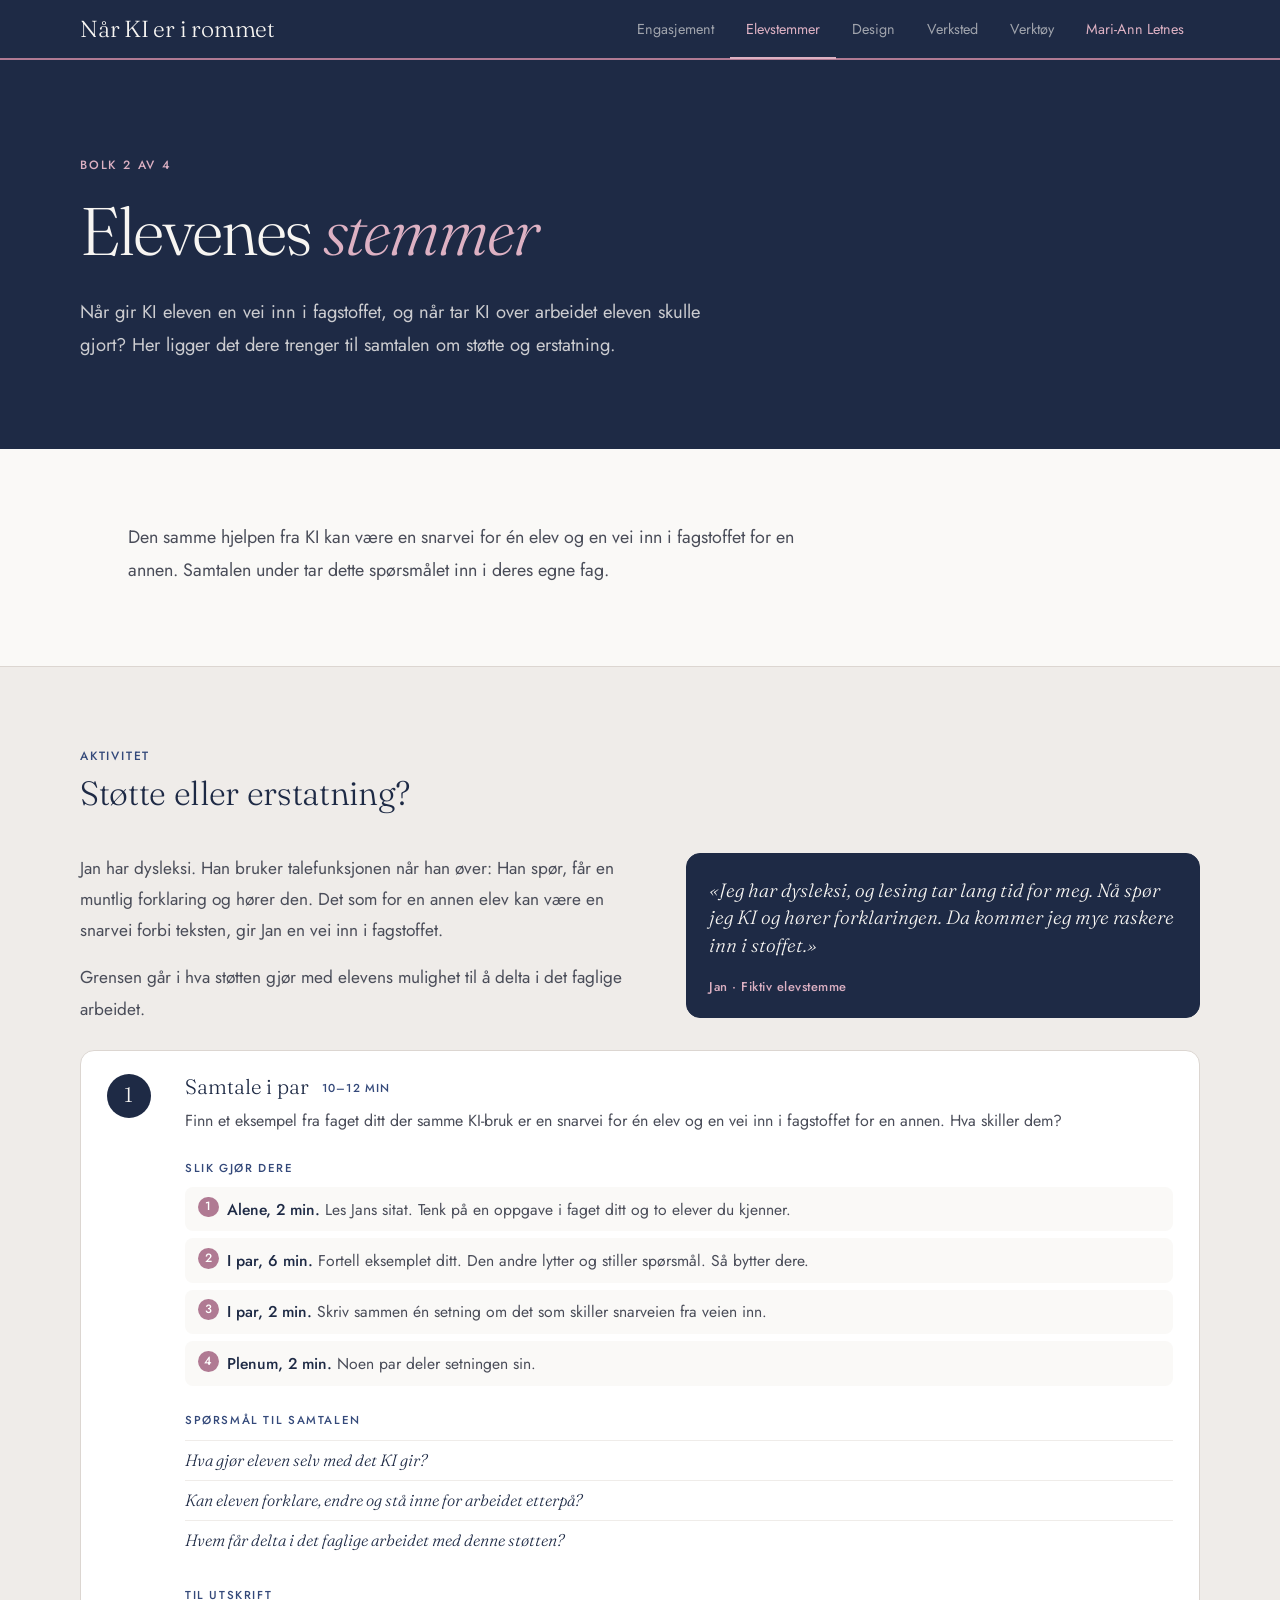
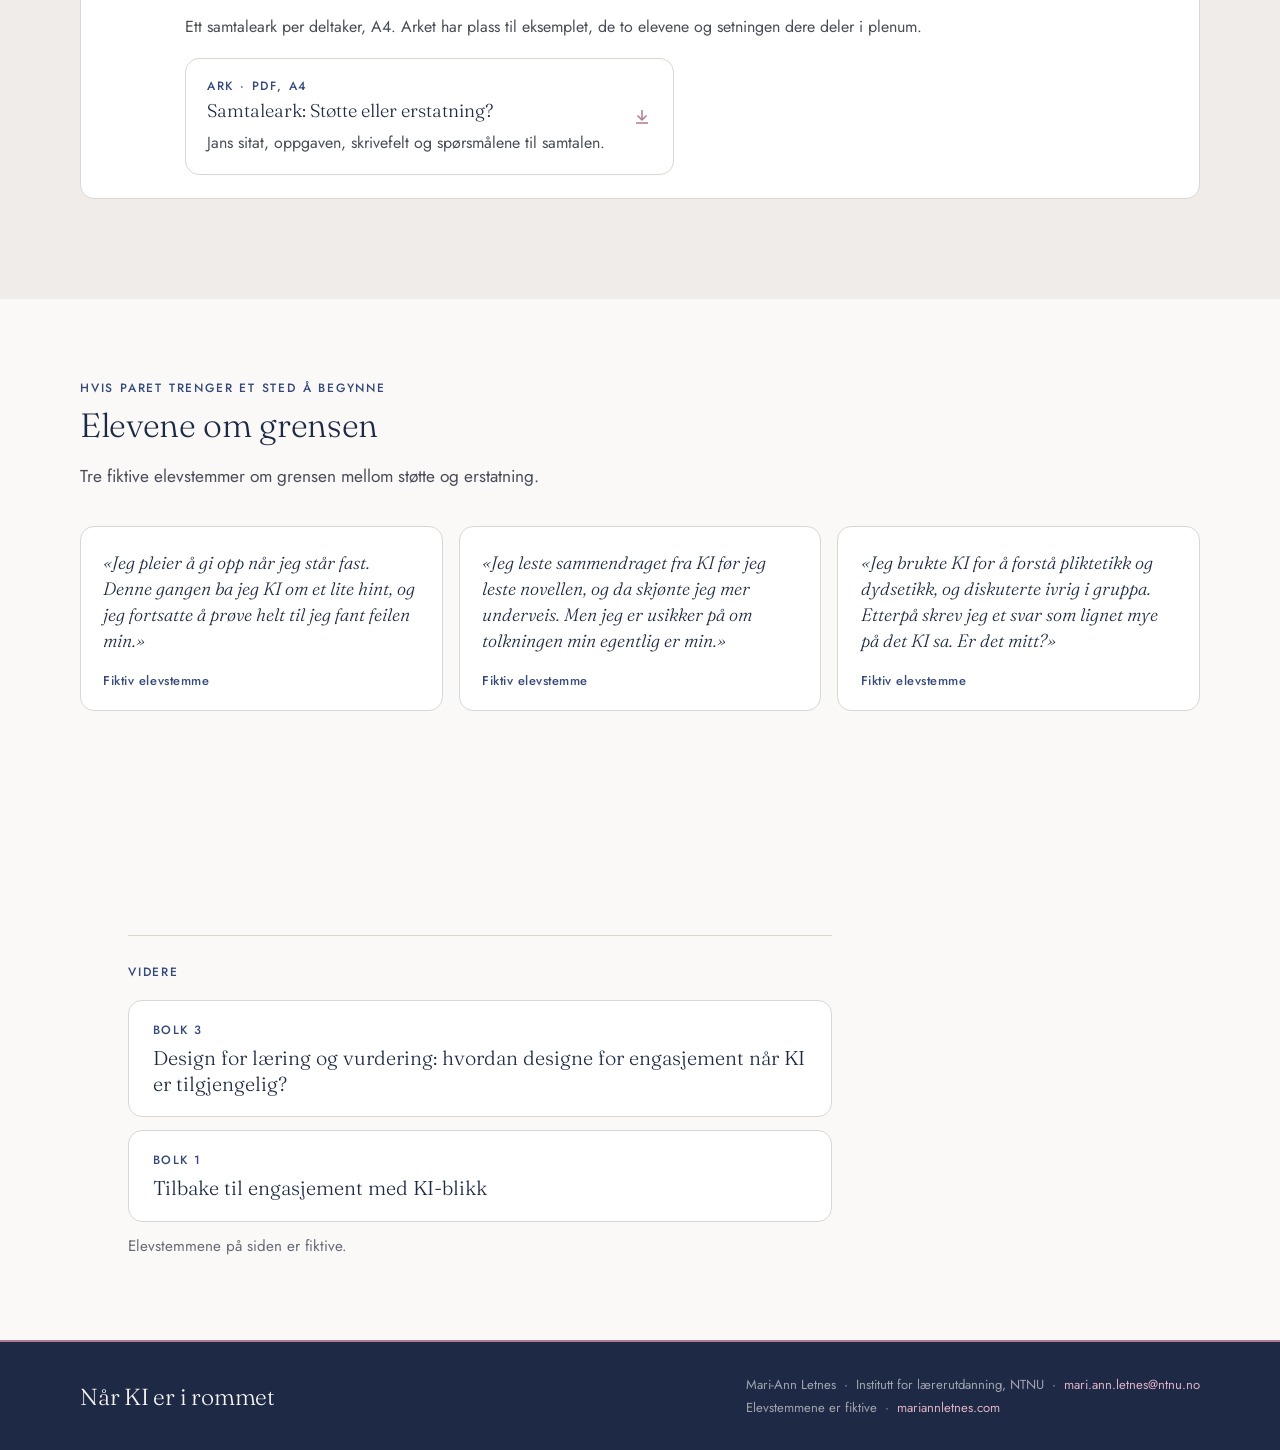
<file: bolk-2-elevstemmer.html>
<!DOCTYPE html>
<html lang="nb">
<head>
<meta charset="UTF-8">
<meta name="viewport" content="width=device-width, initial-scale=1">
<title>Bolk 2: Elevenes stemmer — Når KI er i rommet</title>
<meta name="description" content="Støtte eller erstatning? En samtale i par om når samme KI-bruk blir en snarvei for én elev og en vei inn i fagstoffet for en annen, med samtaleark til utskrift.">
<meta property="og:title" content="Bolk 2: Elevenes stemmer">
<meta property="og:description" content="Støtte eller erstatning? Samtale i par med samtaleark til utskrift.">
<meta property="og:type" content="article">
<meta name="theme-color" content="#1E2A45">
<link rel="icon" type="image/svg+xml" href="ikon.svg">
<link rel="stylesheet" href="stil.css">
</head>
<body>

<nav class="site-nav" aria-label="Hovedmeny">
  <div class="nav-inner">
    <a class="signature" href="index.html">Når KI er i rommet</a>
    <ul class="nav-links">
      <li><a href="bolk-1-engasjement.html">Engasjement</a></li>
      <li><a href="bolk-2-elevstemmer.html" aria-current="page">Elevstemmer</a></li>
      <li><a href="bolk-3-design.html">Design</a></li>
      <li><a href="bolk-4-verksted.html">Verksted</a></li>
      <li><a href="index.html#verktoy">Verktøy</a></li>
      <li><a href="https://mariannletnes.com" class="sub">Mari-Ann Letnes</a></li>
    </ul>
  </div>
</nav>

<header class="hero post">
  <div class="hero-inner solo">
    <p class="kicker">Bolk 2 av 4</p>
    <h1>Elevenes <em>stemmer</em></h1>
    <p class="hero-desc">Når gir KI eleven en vei inn i fagstoffet, og når tar KI over arbeidet eleven skulle gjort? Her ligger det dere trenger til samtalen om støtte og erstatning.</p>
  </div>
</header>

<main>

<div class="wrap">
  <div class="prose col">
    <p>Den samme hjelpen fra KI kan være en snarvei for én elev og en vei inn i fagstoffet for en annen. Samtalen under tar dette spørsmålet inn i deres egne fag.</p>
  </div>
</div>

<section class="band band-lin" aria-labelledby="stotte">
  <div class="inner">
    <p class="section-label">Aktivitet</p>
    <h2 class="section-heading" id="stotte">Støtte eller erstatning?</h2>
    <div class="split-two">
      <div>
        <p class="lead-text">Jan har dysleksi. Han bruker talefunksjonen når han øver: Han spør, får en muntlig forklaring og hører den. Det som for en annen elev kan være en snarvei forbi teksten, gir Jan en vei inn i fagstoffet.</p>
        <p class="lead-text">Grensen går i hva støtten gjør med elevens mulighet til å delta i det faglige arbeidet.</p>
      </div>
      <figure class="sitat big">
        <p>«Jeg har dysleksi, og lesing tar lang tid for meg. Nå spør jeg KI og hører forklaringen. Da kommer jeg mye raskere inn i stoffet.»</p>
        <cite>Jan · Fiktiv elevstemme</cite>
      </figure>
    </div>

    <div class="step step-wide"><span class="n">1</span><div>
      <h3>Samtale i par <span class="time">10–12 min</span></h3>
      <p>Finn et eksempel fra faget ditt der samme KI-bruk er en snarvei for én elev og en vei inn i fagstoffet for en annen. Hva skiller dem?</p>

      <p class="step-sub">Slik gjør dere</p>
      <ol class="flow">
        <li><strong>Alene, 2 min.</strong> Les Jans sitat. Tenk på en oppgave i faget ditt og to elever du kjenner.</li>
        <li><strong>I par, 6 min.</strong> Fortell eksemplet ditt. Den andre lytter og stiller spørsmål. Så bytter dere.</li>
        <li><strong>I par, 2 min.</strong> Skriv sammen én setning om det som skiller snarveien fra veien inn.</li>
        <li><strong>Plenum, 2 min.</strong> Noen par deler setningen sin.</li>
      </ol>

      <p class="step-sub">Spørsmål til samtalen</p>
      <ul class="qs">
        <li>Hva gjør eleven selv med det KI gir?</li>
        <li>Kan eleven forklare, endre og stå inne for arbeidet etterpå?</li>
        <li>Hvem får delta i det faglige arbeidet med denne støtten?</li>
      </ul>

      <p class="step-sub">Til utskrift</p>
      <p>Ett samtaleark per deltaker, A4. Arket har plass til eksemplet, de to elevene og setningen dere deler i plenum.</p>
      <div class="downloads">
        <a class="row-link" href="Filer/samtaleark-stotte-eller-erstatning.pdf">
          <div><p class="tag">Ark · PDF, A4</p><h3>Samtaleark: Støtte eller erstatning?</h3><p>Jans sitat, oppgaven, skrivefelt og spørsmålene til samtalen.</p></div>
          <svg viewBox="0 0 20 20" fill="none" stroke-width="1.5" aria-hidden="true"><path d="M10 3v10M5.5 8.5 10 13l4.5-4.5M4 16h12"/></svg>
        </a>
      </div>
    </div></div>
  </div>
</section>

<section class="band" aria-labelledby="grensen">
  <div class="inner">
    <p class="section-label">Hvis paret trenger et sted å begynne</p>
    <h2 class="section-heading" id="grensen">Elevene om grensen</h2>
    <p class="section-intro">Tre fiktive elevstemmer om grensen mellom støtte og erstatning.</p>
    <div class="sitat-grid">
      <figure class="sitat"><p>«Jeg pleier å gi opp når jeg står fast. Denne gangen ba jeg KI om et lite hint, og jeg fortsatte å prøve helt til jeg fant feilen min.»</p><cite>Fiktiv elevstemme</cite></figure>
      <figure class="sitat"><p>«Jeg leste sammendraget fra KI før jeg leste novellen, og da skjønte jeg mer underveis. Men jeg er usikker på om tolkningen min egentlig er min.»</p><cite>Fiktiv elevstemme</cite></figure>
      <figure class="sitat"><p>«Jeg brukte KI for å forstå pliktetikk og dydsetikk, og diskuterte ivrig i gruppa. Etterpå skrev jeg et svar som lignet mye på det KI sa. Er det mitt?»</p><cite>Fiktiv elevstemme</cite></figure>
    </div>
  </div>
</section>

<div class="wrap">
  <div class="prose col">
    <div class="related">
      <p class="label">Videre</p>
      <a href="bolk-3-design.html">
        <span class="when">Bolk 3</span>
        <h3>Design for læring og vurdering: hvordan designe for engasjement når KI er tilgjengelig?</h3>
      </a>
      <a href="bolk-1-engasjement.html">
        <span class="when">Bolk 1</span>
        <h3>Tilbake til engasjement med KI-blikk</h3>
      </a>
    </div>
        <p class="note">Elevstemmene på siden er fiktive.</p>
  </div>
</div>

</main>

<footer class="site-footer">
  <div class="footer-inner">
    <a class="signature" href="index.html">Når KI er i rommet</a>
    <p class="footer-info">
      Mari-Ann Letnes &nbsp;·&nbsp; Institutt for lærerutdanning, NTNU &nbsp;·&nbsp; <a href="mailto:mari.ann.letnes@ntnu.no">mari.ann.letnes@ntnu.no</a><br>
      Elevstemmene er fiktive &nbsp;·&nbsp; <a href="https://mariannletnes.com">mariannletnes.com</a>
    </p>
  </div>
</footer>

</body>
</html>
</file>
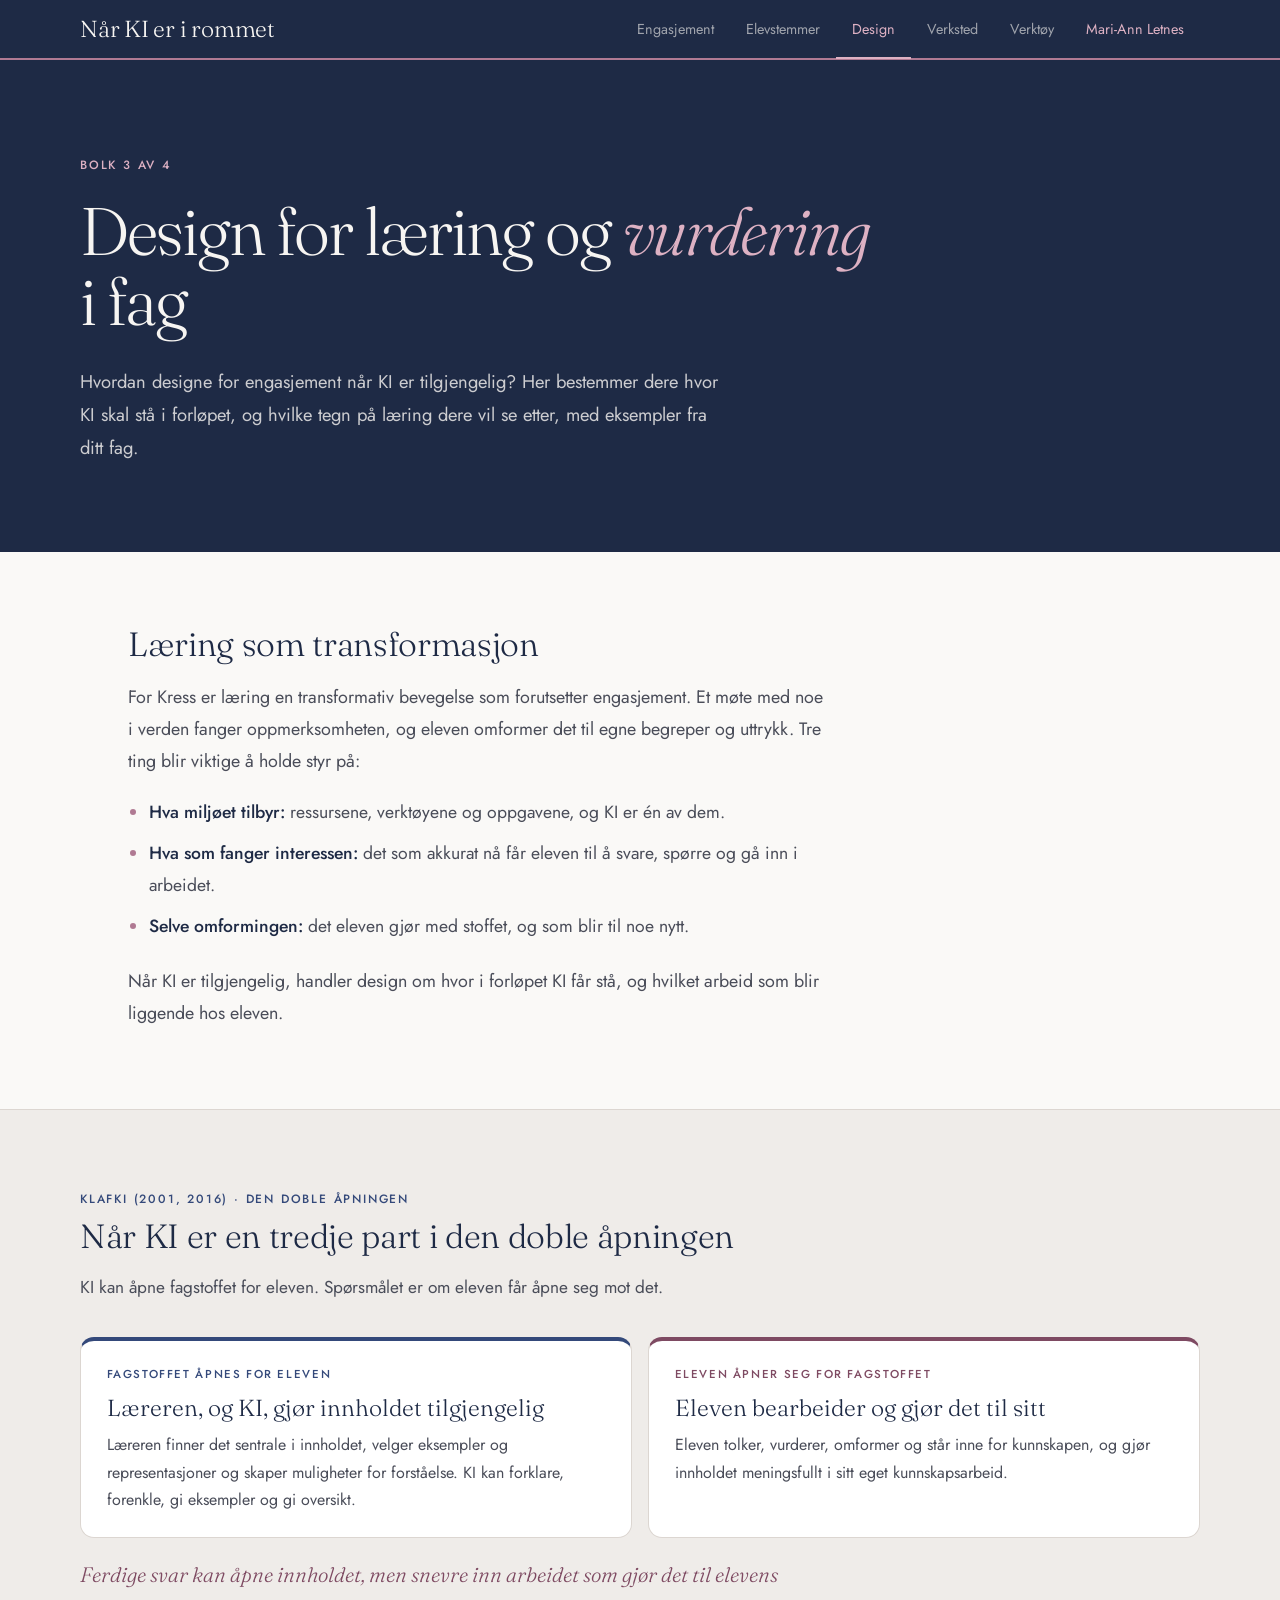
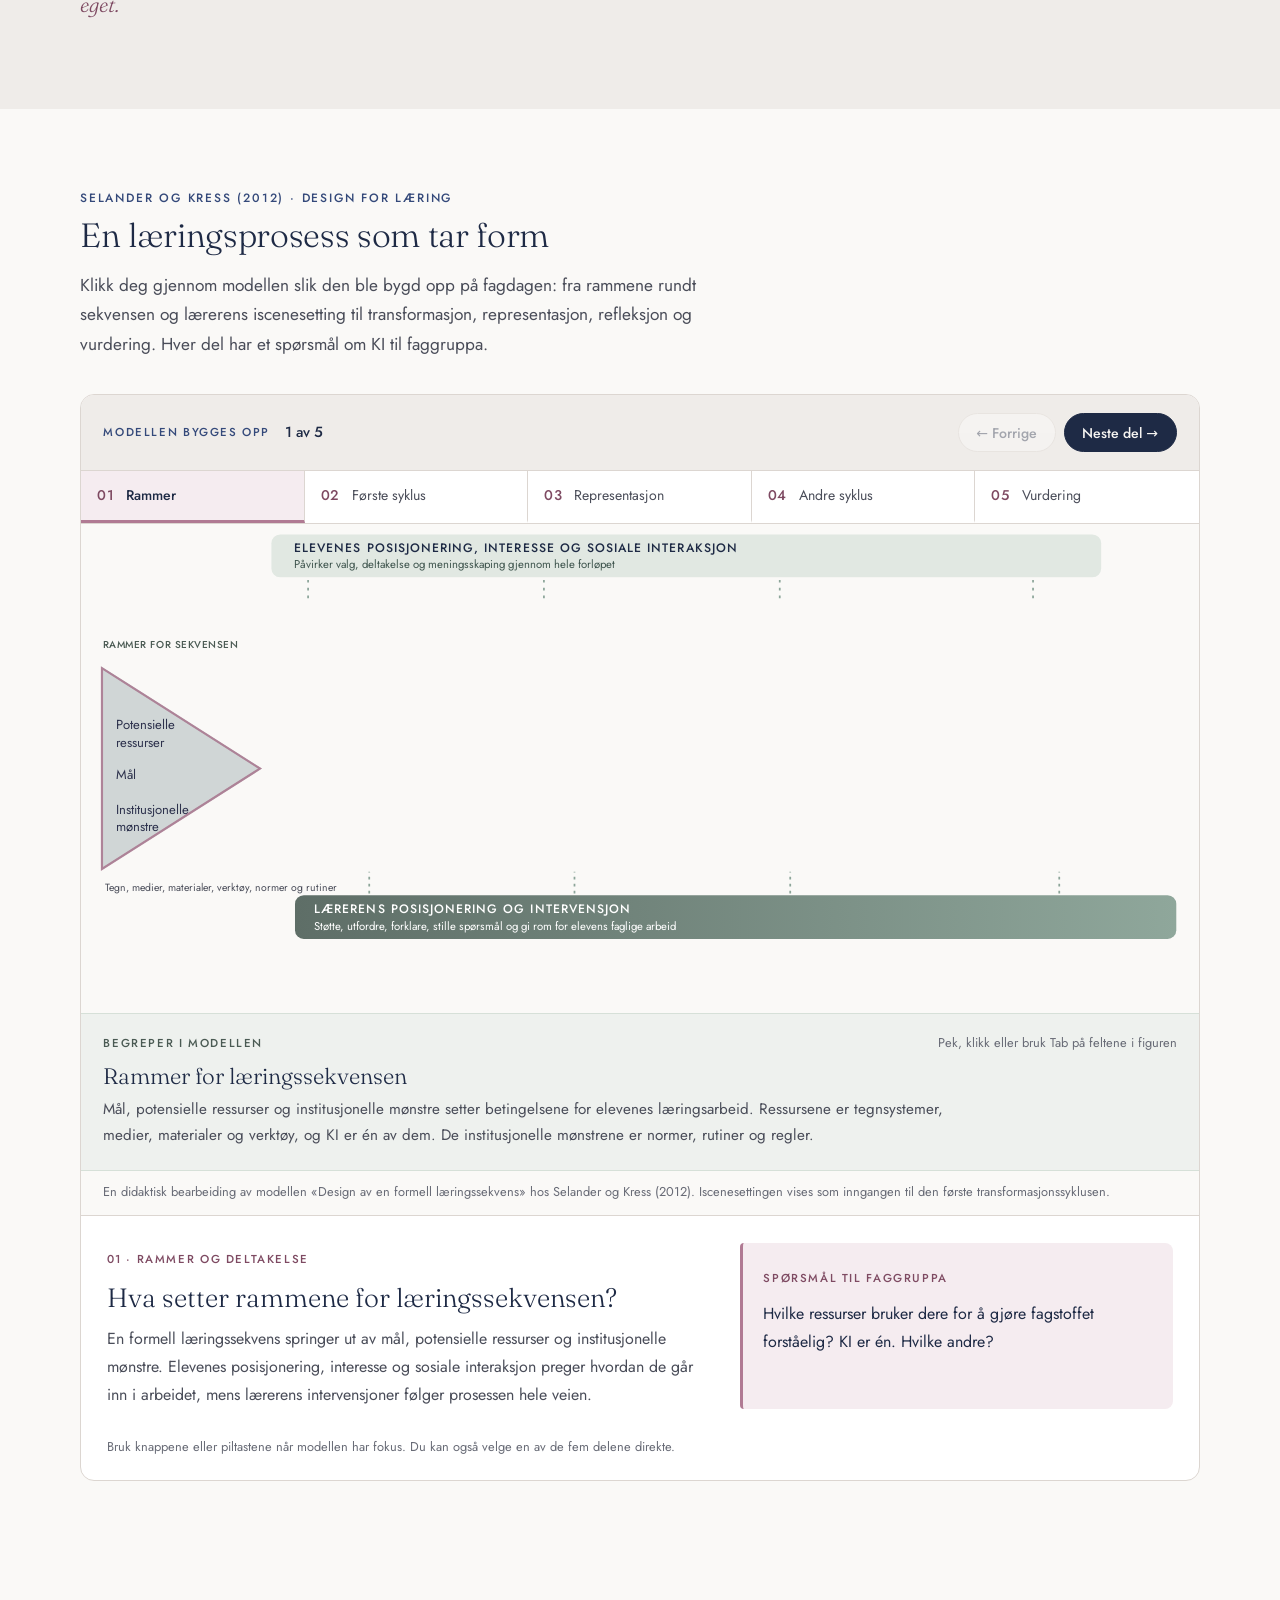
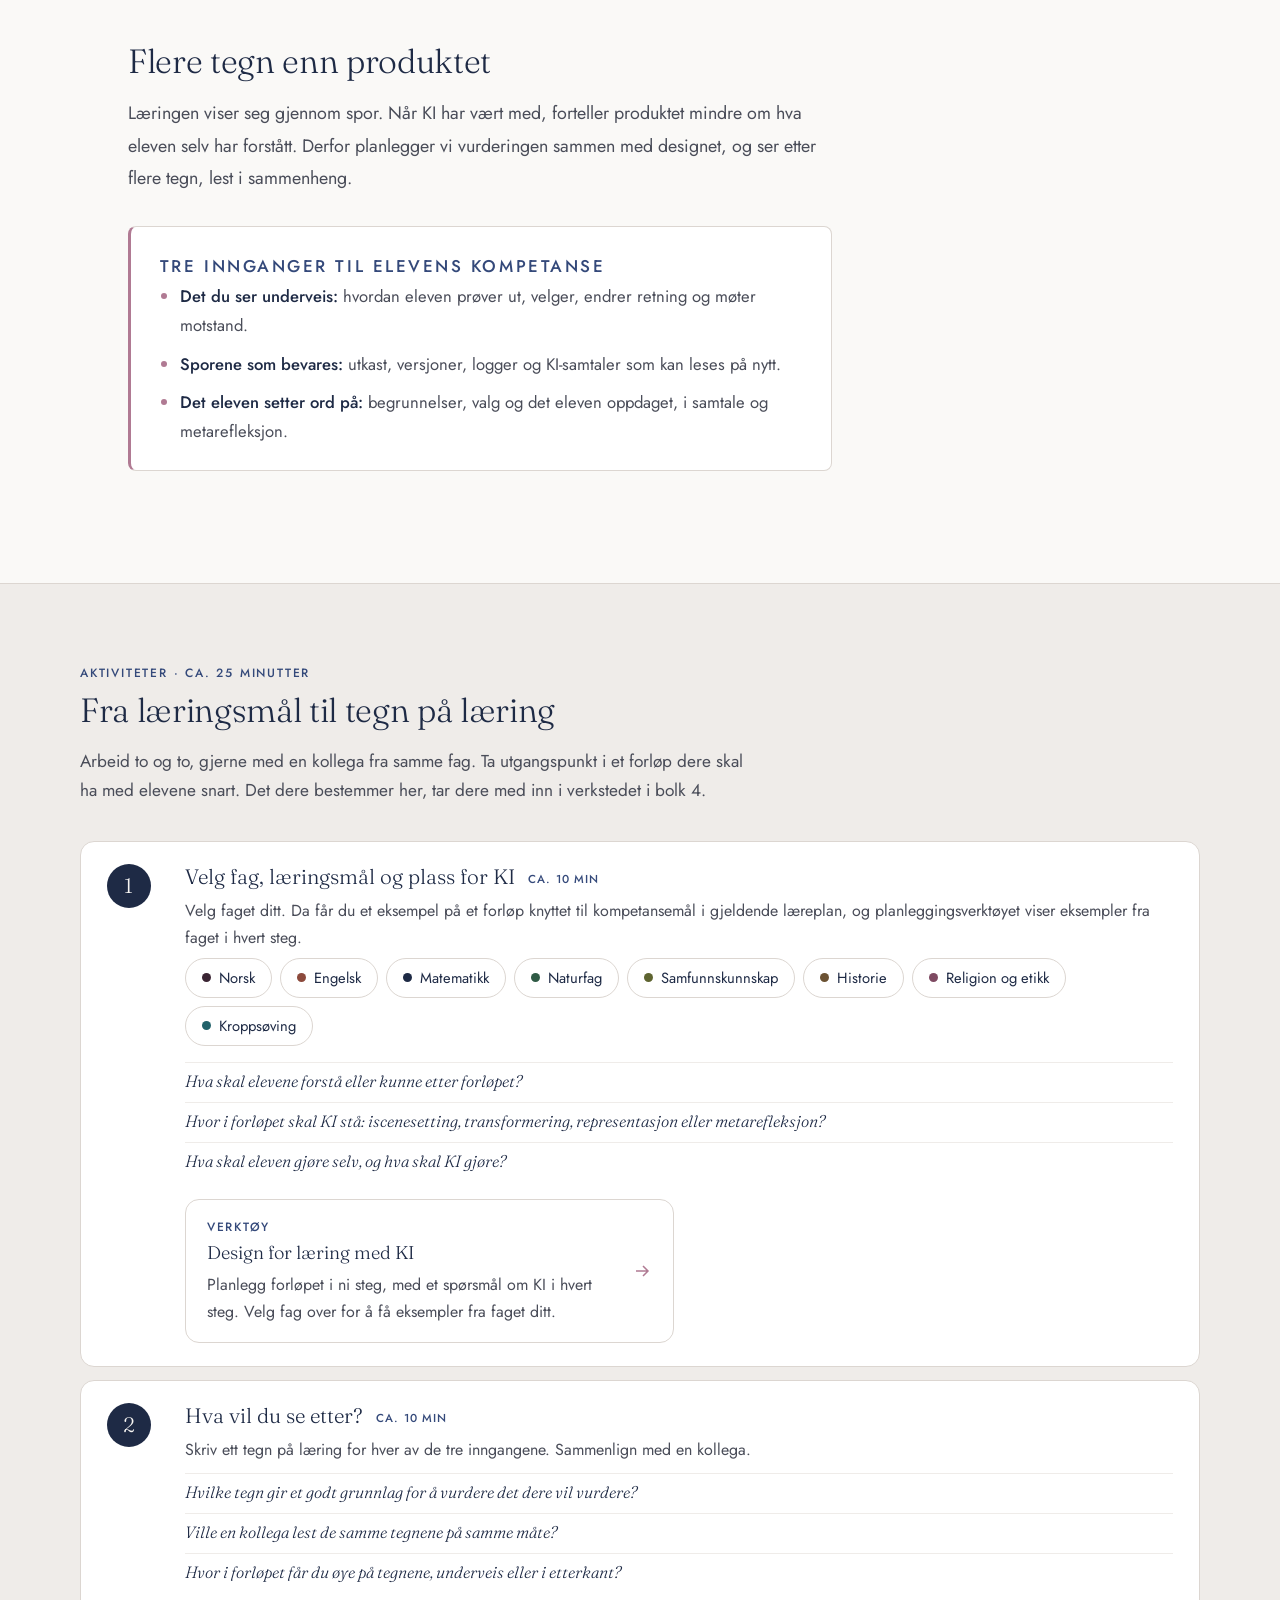
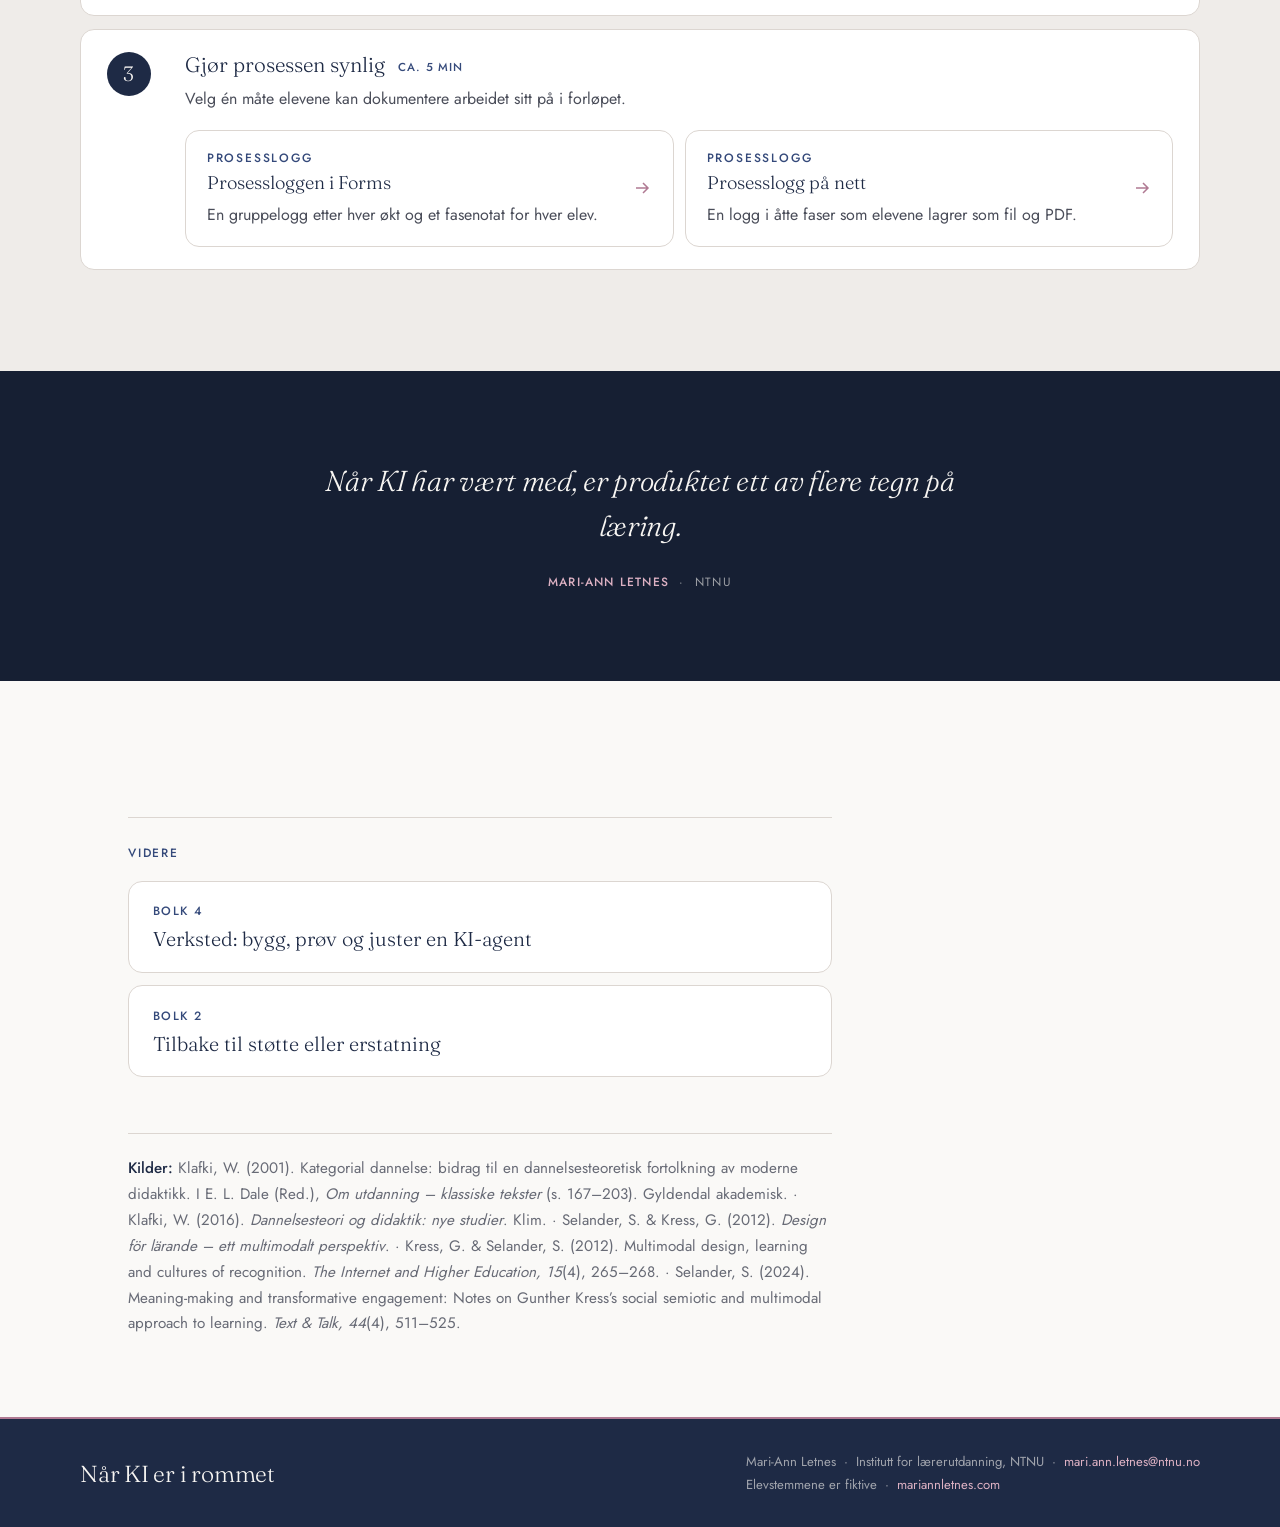
<file: bolk-3-design.html>
<!DOCTYPE html>
<html lang="nb">
<head>
<meta charset="UTF-8">
<meta name="viewport" content="width=device-width, initial-scale=1">
<title>Bolk 3: Design for læring og vurdering i fag — Når KI er i rommet</title>
<meta name="description" content="Hvordan designe for engasjement når KI er tilgjengelig? Den doble åpningen, Selander og Kress’ modell for en læringssekvens, og planlegging med eksempler fra åtte fag på videregående.">
<meta property="og:title" content="Bolk 3: Design for læring og vurdering i fag">
<meta property="og:description" content="Hvordan designe for engasjement når KI er tilgjengelig? Den doble åpningen, Selander og Kress’ modell for en læringssekvens, og planlegging med eksempler fra åtte fag på videregående.">
<meta property="og:type" content="article">
<meta name="theme-color" content="#1E2A45">
<link rel="icon" type="image/svg+xml" href="ikon.svg">
<link rel="stylesheet" href="stil.css">

<style>
/* Selander og Kress, interaktiv modell. Fra DigSkole-ressursen, i nettstedets farger. */
.sk-interactive{background:#fff;border:1px solid var(--lin-dark);border-radius:var(--radius-lg);overflow:hidden;margin-top:.4rem}
.sk-toolbar{display:flex;justify-content:space-between;align-items:center;gap:16px;padding:1.1rem 1.4rem;background:var(--lin);border-bottom:1px solid var(--lin-dark)}
.sk-toolbar-title{display:flex;align-items:center;gap:15px;flex-wrap:wrap}
.sk-tiny{font-size:.72rem;color:var(--forest-ink);font-weight:500;letter-spacing:.14em}
.sk-toolbar-title strong{font-size:.92rem;font-weight:500;color:var(--text)}
.sk-controls{display:flex;gap:8px}
.sk-control{border:1px solid var(--lin-dark);border-radius:999px;background:#fff;color:var(--marine);cursor:pointer;font:500 .88rem var(--sans);padding:.55rem 1.1rem}
.sk-control:disabled{opacity:.36;cursor:default}
.sk-control:not(:disabled):hover{border-color:var(--mauve)}
.sk-control-primary{background:var(--marine);color:var(--on-dark);border-color:var(--marine)}
.sk-control-primary:not(:disabled):hover{background:var(--plum);border-color:var(--plum)}
.sk-step-tabs{display:grid;grid-template-columns:repeat(5,1fr);background:#fff;border-bottom:1px solid var(--lin-dark)}
.sk-step-tab{border:0;border-right:1px solid var(--lin-dark);border-bottom:3px solid transparent;background:none;text-align:left;cursor:pointer;padding:.9rem 1rem;color:var(--text-soft);font:400 .88rem/1.45 var(--sans)}
.sk-step-tab:last-child{border-right:0}
.sk-step-tab span{color:var(--mauve-ink);margin-right:8px;font-weight:500;letter-spacing:.04em}
.sk-step-tab[aria-pressed=true]{color:var(--text);border-bottom-color:var(--mauve);background:#F5ECF0;font-weight:500}
.sk-step-tab:hover{background:var(--cream)}
.sk-visual-scroll{width:100%;overflow-x:auto;background:var(--cream)}
.sk-diagram{display:block;width:100%;min-width:1060px;height:auto}
.sk-diagram text{font-family:var(--sans);fill:#1E2A45}
.sk-diagram .sk-svg-small-label{font-size:14px;font-weight:500;letter-spacing:1.2px}
.sk-diagram .sk-svg-helper{font-size:13px;fill:#3f554e}
.sk-diagram .sk-svg-kicker{font-size:11.5px;font-weight:500;letter-spacing:.6px;fill:#4A5A53}
.sk-diagram .sk-svg-mauve{fill:#7E4A62}
.sk-diagram .sk-svg-white{fill:#FFFFFF}
.sk-diagram .sk-svg-cycle{font-size:14px;font-weight:500;letter-spacing:.7px;fill:#476557}
.sk-diagram .sk-svg-heading{font-size:16px;font-weight:500}
.sk-diagram .sk-svg-body{font-size:15px;font-weight:400}
.sk-diagram .sk-svg-minor{font-size:12px;fill:#4A4D59}
.sk-diagram [data-sk-reveal]{opacity:0;visibility:hidden;transition:opacity .3s ease,visibility .3s ease}
.sk-diagram [data-sk-reveal].sk-visible{opacity:1;visibility:visible}
.sk-hotspot{cursor:help;outline:none}
.sk-hit-area{fill:transparent;pointer-events:all;stroke:transparent;stroke-width:2.5px;transition:fill .15s ease,stroke .15s ease}
.sk-hotspot:hover .sk-hit-area,.sk-hotspot:focus-visible .sk-hit-area,.sk-hotspot.sk-selected .sk-hit-area{fill:rgba(176,122,147,.11);stroke:rgba(176,122,147,.85)}
.sk-glossary{background:#EEF1EE;border-top:1px solid #D6E0D8;border-bottom:1px solid #D6E0D8;padding:1.1rem 1.4rem 1.3rem}
.sk-glossary-top{display:flex;align-items:baseline;justify-content:space-between;gap:14px;flex-wrap:wrap}
.sk-glossary-kicker{font-size:.72rem;letter-spacing:.14em;font-weight:500;color:#4A5A53}
.sk-glossary-hint{font-size:.8rem;color:var(--text-pale)}
.sk-glossary h3{color:var(--text);font:300 1.4rem/1.3 var(--serif);margin:.5rem 0 .4rem}
.sk-glossary p{font-size:.95rem;line-height:1.7;margin:0;color:var(--text-soft);max-width:54rem}
.sk-caption{padding:.7rem 1.4rem .8rem;font-size:.8rem;color:var(--text-pale);background:var(--cream);border-bottom:1px solid var(--lin-dark);line-height:1.6}
.sk-reading{display:grid;grid-template-columns:1.4fr 1fr;gap:1.6rem;padding:1.7rem 1.6rem}
.sk-reading-kicker,.sk-question span{font-size:.72rem;font-weight:500;letter-spacing:.14em;color:var(--mauve-ink)}
.sk-reading h3{font:300 1.65rem/1.25 var(--serif);margin:.5rem 0 .7rem;color:var(--text)}
.sk-reading p{color:var(--text-soft);font-size:1rem;line-height:1.75;margin:0}
.sk-question{padding:1.2rem 1.3rem;background:#F5ECF0;border-left:3px solid var(--mauve);border-radius:4px var(--radius-sm) var(--radius-sm) 4px}
.sk-question p{margin-top:.5rem;color:var(--text)}
.sk-slide-note{font-size:.8rem;padding:0 1.6rem 1.4rem;color:var(--text-pale)}
@media(max-width:780px){
  .sk-toolbar{align-items:flex-start;flex-direction:column;padding:1rem}
  .sk-controls{width:100%}.sk-control{flex:1}
  .sk-step-tabs{grid-template-columns:repeat(2,1fr)}
  .sk-step-tab{padding:.7rem;font-size:.8rem}
  .sk-reading{grid-template-columns:1fr;padding:1.2rem;gap:1rem}
  .sk-diagram{width:1060px}
  .sk-reading h3{font-size:1.45rem}
}
@media(prefers-reduced-motion:reduce){.sk-diagram [data-sk-reveal],.sk-hit-area{transition:none}}
@media print{.sk-visual-scroll{overflow:visible}.sk-diagram [data-sk-reveal]{opacity:1!important;visibility:visible!important}.sk-toolbar,.sk-step-tabs,.sk-slide-note{display:none}.sk-diagram{min-width:0}}

/* Dobbel åpning */
.aapning{display:grid;grid-template-columns:1fr 1fr;gap:1rem;margin-top:.4rem}
.aapning > div{background:#fff;border:1px solid var(--lin-dark);border-radius:var(--radius-lg);padding:1.5rem 1.6rem;border-top:4px solid var(--c)}
.aapning .tag{font-size:.72rem;font-weight:500;letter-spacing:.14em;text-transform:uppercase;color:var(--c);margin-bottom:.5rem}
.aapning h3{font-family:var(--serif);font-weight:300;font-size:1.45rem;line-height:1.25;color:var(--text);margin-bottom:.6rem}
.aapning p{font-size:1rem;line-height:1.7;color:var(--text-soft)}
.aapning-linje{margin-top:1.4rem;font-family:var(--serif);font-style:italic;font-weight:300;font-size:1.3rem;line-height:1.45;color:var(--mauve-ink);max-width:44rem}

/* Fagvalg */
.fagvalg{display:flex;flex-wrap:wrap;gap:.5rem;margin:.4rem 0 1rem}
.fagvalg button{border:1px solid var(--lin-dark);background:#fff;color:var(--text);border-radius:999px;padding:.5rem 1rem;font:400 .92rem var(--sans);cursor:pointer;display:inline-flex;align-items:center;gap:.5rem}
.fagvalg button i{width:9px;height:9px;border-radius:50%;background:var(--c);display:inline-block}
.fagvalg button:hover{border-color:var(--c)}
.fagvalg button[aria-pressed=true]{background:var(--c);border-color:var(--c);color:#fff}
.fagvalg button[aria-pressed=true] i{background:#fff}
.fagpanel{background:#fff;border:1px solid var(--lin-dark);border-left:4px solid var(--c,var(--mauve));border-radius:0 var(--radius-sm) var(--radius-sm) 0;padding:1.1rem 1.3rem;margin-bottom:1rem}
.fagpanel .tag{font-size:.72rem;font-weight:500;letter-spacing:.14em;text-transform:uppercase;color:var(--c,var(--mauve-ink));margin-bottom:.3rem}
.fagpanel h4{font-family:var(--serif);font-weight:300;font-size:1.3rem;color:var(--text);margin:0 0 .4rem}
.fagpanel p{font-size:.98rem;line-height:1.65;color:var(--text-soft);margin:0}
.fagpanel .fagmal-tittel{margin-top:.9rem;font-size:.72rem;font-weight:500;letter-spacing:.14em;text-transform:uppercase;color:var(--text-pale)}
.fagpanel .fagmal-tittel a{color:var(--c);text-decoration:none;border-bottom:1px solid currentColor}
.fagmal{margin:.4rem 0 0;padding-left:1.1rem}
.fagmal li{font-family:var(--serif);font-style:italic;font-weight:300;font-size:1.02rem;line-height:1.5;color:var(--text);margin-bottom:.3rem}
.fagmal li::marker{color:var(--c)}
@media(max-width:700px){.aapning{grid-template-columns:1fr}}
</style>
</head>
<body>

<nav class="site-nav" aria-label="Hovedmeny">
  <div class="nav-inner">
    <a class="signature" href="index.html">Når KI er i rommet</a>
    <ul class="nav-links">
      <li><a href="bolk-1-engasjement.html">Engasjement</a></li>
      <li><a href="bolk-2-elevstemmer.html">Elevstemmer</a></li>
      <li><a href="bolk-3-design.html" aria-current="page">Design</a></li>
      <li><a href="bolk-4-verksted.html">Verksted</a></li>
      <li><a href="index.html#verktoy">Verktøy</a></li>
      <li><a href="https://mariannletnes.com" class="sub">Mari-Ann Letnes</a></li>
    </ul>
  </div>
</nav>

<header class="hero post">
  <div class="hero-inner solo">
    <p class="kicker">Bolk 3 av 4</p>
    <h1>Design for læring og <em>vurdering</em> i fag</h1>
    <p class="hero-desc">Hvordan designe for engasjement når KI er tilgjengelig? Her bestemmer dere hvor KI skal stå i forløpet, og hvilke tegn på læring dere vil se etter, med eksempler fra ditt fag.</p>
  </div>
</header>

<main>

<div class="wrap">
  <div class="prose col">
    <h2>Læring som transformasjon</h2>
    <p>For Kress er læring en transformativ bevegelse som forutsetter engasjement. Et møte med noe i verden fanger oppmerksomheten, og eleven omformer det til egne begreper og uttrykk. Tre ting blir viktige å holde styr på:</p>
    <ul>
      <li><strong>Hva miljøet tilbyr:</strong> ressursene, verktøyene og oppgavene, og KI er én av dem.</li>
      <li><strong>Hva som fanger interessen:</strong> det som akkurat nå får eleven til å svare, spørre og gå inn i arbeidet.</li>
      <li><strong>Selve omformingen:</strong> det eleven gjør med stoffet, og som blir til noe nytt.</li>
    </ul>
    <p>Når KI er tilgjengelig, handler design om hvor i forløpet KI får stå, og hvilket arbeid som blir liggende hos eleven.</p>
  </div>
</div>

<section class="band band-lin" aria-labelledby="dobbel-aapning">
  <div class="inner">
    <p class="section-label">Klafki (2001, 2016) · Den doble åpningen</p>
    <h2 class="section-heading" id="dobbel-aapning">Når KI er en tredje part i den doble åpningen</h2>
    <p class="section-intro">KI kan åpne fagstoffet for eleven. Spørsmålet er om eleven får åpne seg mot det.</p>
    <div class="aapning">
      <div style="--c:var(--forest-ink)"><p class="tag">Fagstoffet åpnes for eleven</p><h3>Læreren, og KI, gjør innholdet tilgjengelig</h3><p>Læreren finner det sentrale i innholdet, velger eksempler og representasjoner og skaper muligheter for forståelse. KI kan forklare, forenkle, gi eksempler og gi oversikt.</p></div>
      <div style="--c:var(--mauve-ink)"><p class="tag">Eleven åpner seg for fagstoffet</p><h3>Eleven bearbeider og gjør det til sitt</h3><p>Eleven tolker, vurderer, omformer og står inne for kunnskapen, og gjør innholdet meningsfullt i sitt eget kunnskapsarbeid.</p></div>
    </div>
    <p class="aapning-linje">Ferdige svar kan åpne innholdet, men snevre inn arbeidet som gjør det til elevens eget.</p>
  </div>
</section>

<section class="band" aria-labelledby="modellen">
  <div class="inner">
    <p class="section-label">Selander og Kress (2012) · Design for læring</p>
    <h2 class="section-heading" id="modellen">En læringsprosess som tar form</h2>
    <p class="section-intro">Klikk deg gjennom modellen slik den ble bygd opp på fagdagen: fra rammene rundt sekvensen og lærerens iscenesetting til transformasjon, representasjon, refleksjon og vurdering. Hver del har et spørsmål om KI til faggruppa.</p>
    
<div class="sk-interactive" id="sk-model" aria-label="Interaktiv modell av en formell læringssekvens">
<div class="sk-toolbar">
  <div class="sk-toolbar-title"><span class="sk-tiny">MODELLEN BYGGES OPP</span><strong id="sk-progress">1 av 5</strong></div>
  <div class="sk-controls"><button type="button" id="sk-back" class="sk-control" aria-label="Forrige del">← Forrige</button><button type="button" id="sk-next" class="sk-control sk-control-primary">Neste del →</button></div>
</div>
<div class="sk-step-tabs" role="group" aria-label="Velg del av modellen">
<button type="button" class="sk-step-tab" data-sk-step="0" aria-pressed="true"><span>01</span> Rammer</button>
<button type="button" class="sk-step-tab" data-sk-step="1" aria-pressed="false"><span>02</span> Første syklus</button>
<button type="button" class="sk-step-tab" data-sk-step="2" aria-pressed="false"><span>03</span> Representasjon</button>
<button type="button" class="sk-step-tab" data-sk-step="3" aria-pressed="false"><span>04</span> Andre syklus</button>
<button type="button" class="sk-step-tab" data-sk-step="4" aria-pressed="false"><span>05</span> Vurdering</button>
</div>
<div class="sk-visual-scroll" role="region" aria-label="Illustrasjon av læringssekvensen. Kan rulles sidelengs på smal skjerm." tabindex="0">
<svg class="sk-diagram" viewBox="0 0 1280 560" width="1280" height="560" role="group" aria-labelledby="sk-diagram-title sk-diagram-description" xmlns="http://www.w3.org/2000/svg">
<title id="sk-diagram-title">Design av en formell læringssekvens etter Selander og Kress</title>
<desc id="sk-diagram-description">En prosessmodell med rammer og mulige ressurser, iscenesetting som inngang til første transformasjonssyklus, elevens bearbeiding og representasjon, andre transformasjonssyklus med diskusjon og metarefleksjon, og lærerens intervensjoner underveis. Modellen bygges opp i fem trinn.</desc>
<defs>
 <marker id="sk-arrow" markerWidth="9" markerHeight="9" refX="7.5" refY="4.5" orient="auto-start-reverse"><path d="M1,1 L8,4.5 L1,8" fill="none" stroke="#5e6e67" stroke-width="1.5"/></marker>
 <marker id="sk-arrow-rose" markerWidth="9" markerHeight="9" refX="7.5" refY="4.5" orient="auto-start-reverse"><path d="M1,1 L8,4.5 L1,8" fill="none" stroke="#B07A93" stroke-width="1.5"/></marker>
 <linearGradient id="sk-sage" x1="0" x2="1"><stop stop-color="#5e6e67"/><stop offset="1" stop-color="#8FA79B"/></linearGradient>
</defs>
<!-- Samspillet mellom elev, rammer og lærer løper gjennom hele sekvensen -->
<rect x="218" y="12" width="950" height="49" rx="10" fill="#e1e8e2"/>
<text x="244" y="32" class="sk-svg-small-label">ELEVENES POSISJONERING, INTERESSE OG SOSIALE INTERAKSJON</text>
<text x="244" y="50" class="sk-svg-helper">Påvirker valg, deltakelse og meningsskaping gjennom hele forløpet</text>
<g class="sk-hotspot" data-sk-tip="eleven" tabindex="0" role="button" aria-label="Forklaring: Elevenes posisjonering, interesser og sosiale interaksjon"><rect class="sk-hit-area" fill="transparent" stroke="transparent" pointer-events="all" x="218" y="12" width="950" height="49" rx="10"/></g>
<path d="M260 64 V86 M530 64 V86 M800 64 V86 M1090 64 V86" stroke="#8ca599" stroke-dasharray="3 6" stroke-width="2"/>
<!-- Faglige og institusjonelle betingelser -->
<text x="25" y="142" class="sk-svg-kicker">RAMMER FOR SEKVENSEN</text>
<polygon points="24,165 24,395 205,280" fill="#d4e2de" stroke="#a3bcb4" stroke-width="2"/>
<text x="40" y="235" class="sk-svg-body">Potensielle</text>
<text x="40" y="255" class="sk-svg-body">ressurser</text>
<text x="40" y="292" class="sk-svg-body">Mål</text>
<text x="40" y="332" class="sk-svg-body">Institusjonelle</text>
<text x="40" y="352" class="sk-svg-body">mønstre</text>
<text x="28" y="420" class="sk-svg-minor">Tegn, medier, materialer, verktøy, normer og rutiner</text>
<g class="sk-hotspot" data-sk-tip="rammer" tabindex="0" role="button" aria-label="Forklaring: Rammer"><polygon class="sk-hit-area" fill="transparent" stroke="transparent" pointer-events="all" points="24,165 24,395 205,280"/></g>
<g data-sk-reveal="1">
<path d="M212 280 H245" fill="none" stroke="#5e6e67" stroke-width="3" marker-end="url(#sk-arrow)"/>
<rect x="254" y="189" width="143" height="166" rx="15" fill="#FFFFFF" stroke="#B07A93" stroke-width="2"/>
<rect x="255" y="190" width="141" height="37" rx="12" fill="#efe5ea"/>
<text x="273" y="213" class="sk-svg-kicker sk-svg-mauve">ISCENESETTING</text>
<text x="270" y="258" class="sk-svg-body">Fagstoff og</text><text x="270" y="279" class="sk-svg-body">oppgaver</text>
<text x="270" y="310" class="sk-svg-minor">Læreren iscenesetter</text><text x="270" y="327" class="sk-svg-minor">et rom for læring</text>
<g class="sk-hotspot" data-sk-tip="iscenesetting" tabindex="0" role="button" aria-label="Forklaring: Iscenesetting"><rect class="sk-hit-area" fill="transparent" stroke="transparent" pointer-events="all" x="254" y="189" width="143" height="166" rx="15"/></g>
<path d="M398 280 H430" fill="none" stroke="#5e6e67" stroke-width="3" marker-end="url(#sk-arrow)"/>
<!-- Den første transformasjonssyklusen: iscenesetting inngår i samme felt -->
<rect x="245" y="108" width="625" height="292" rx="22" fill="none" stroke="#779889" stroke-width="2" stroke-dasharray="8 7"/>
<text x="264" y="132" class="sk-svg-cycle">FØRSTE TRANSFORMASJONSSYKLUS</text>
<text x="264" y="151" class="sk-svg-minor">Iscenesetting og elevenes bearbeiding av tilgjengelige ressurser</text>
<rect x="434" y="183" width="245" height="172" rx="18" fill="#FAF9F7" stroke="#c8d6ca"/>
<text x="454" y="206" class="sk-svg-kicker">TRANSFORMASJON</text>
<path d="M484 236 A92 58 0 0 1 621 247" fill="none" stroke="#6E8C80" stroke-width="6" stroke-linecap="round" marker-end="url(#sk-arrow)"/>
<path d="M614 299 A92 58 0 0 1 475 286" fill="none" stroke="#6E8C80" stroke-width="6" stroke-linecap="round" marker-end="url(#sk-arrow)"/>
<text x="556" y="257" text-anchor="middle" class="sk-svg-heading">Anvendte</text>
<text x="556" y="280" text-anchor="middle" class="sk-svg-heading">ressurser</text>
<text x="556" y="341" text-anchor="middle" class="sk-svg-minor">Velge · prøve · omforme</text>
<g class="sk-hotspot" data-sk-tip="transformasjon" tabindex="0" role="button" aria-label="Forklaring: Transformasjon"><rect class="sk-hit-area" fill="transparent" stroke="transparent" pointer-events="all" x="434" y="183" width="245" height="172" rx="18"/></g>
</g>
<!-- Behandling og representasjon kommer frem på klikk 3 -->
<g data-sk-reveal="2">
<path d="M681 280 H706" fill="none" stroke="#5e6e67" stroke-width="3" marker-end="url(#sk-arrow)"/>
<rect x="716" y="220" width="160" height="118" rx="13" fill="#e8ece4" stroke="#b7cbb8"/>
<text x="732" y="243" class="sk-svg-kicker">BEARBEIDING</text>
<text x="732" y="273" class="sk-svg-body">Utprøving og</text><text x="732" y="294" class="sk-svg-body">omforming</text>
<text x="732" y="318" class="sk-svg-minor">Utvikle forståelse</text>
<g class="sk-hotspot" data-sk-tip="bearbeiding" tabindex="0" role="button" aria-label="Forklaring: Bearbeiding"><rect class="sk-hit-area" fill="transparent" stroke="transparent" pointer-events="all" x="716" y="220" width="160" height="118" rx="13"/></g>
<path d="M858 345 C792 392 724 391 679 344" fill="none" stroke="#9AB2A7" stroke-width="3" stroke-dasharray="5 5" marker-end="url(#sk-arrow)"/>
<path d="M878 280 H911" fill="none" stroke="#5e6e67" stroke-width="3" marker-end="url(#sk-arrow)"/>
<rect x="922" y="216" width="147" height="126" rx="14" fill="#f1e5ea" stroke="#c9a0b0"/>
<text x="937" y="240" class="sk-svg-kicker sk-svg-mauve">REPRESENTASJON</text>
<text x="937" y="273" class="sk-svg-body">Gi forståelsen</text><text x="937" y="294" class="sk-svg-body">form</text>
<text x="937" y="319" class="sk-svg-minor">Tekst, lyd, bilde …</text>
<g class="sk-hotspot" data-sk-tip="representasjon" tabindex="0" role="button" aria-label="Forklaring: Representasjon"><rect class="sk-hit-area" fill="transparent" stroke="transparent" pointer-events="all" x="922" y="216" width="147" height="126" rx="14"/></g>
</g>
<!-- Andre transformasjonssyklus kommer frem på klikk 4 -->
<g data-sk-reveal="3">
<rect x="921" y="108" width="333" height="292" rx="21" fill="none" stroke="#B07A93" stroke-width="2" stroke-dasharray="8 7"/>
<text x="939" y="132" class="sk-svg-cycle sk-svg-mauve">ANDRE TRANSFORMASJONSSYKLUS</text>
<text x="939" y="151" class="sk-svg-minor">Presentasjon og metarefleksjon</text>
<g class="sk-hotspot" data-sk-tip="andre_syklus" tabindex="0" role="button" aria-label="Forklaring: Andre transformasjonssyklus"><rect class="sk-hit-area" fill="transparent" stroke="transparent" pointer-events="all" x="937" y="111" width="300" height="52" rx="6"/></g>
<path d="M1075 280 H1092" fill="none" stroke="#B07A93" stroke-width="3" marker-end="url(#sk-arrow-rose)"/>
<rect x="1100" y="190" width="135" height="170" rx="15" fill="#FFFFFF" stroke="#d9c7cf"/>
<text x="1116" y="218" class="sk-svg-kicker sk-svg-mauve">FORSTÅELSE</text>
<text x="1116" y="257" class="sk-svg-body">Diskusjon</text><text x="1116" y="281" class="sk-svg-body">og refleksjon</text>
<text x="1116" y="317" class="sk-svg-minor">Revidere og</text><text x="1116" y="335" class="sk-svg-minor">utvikle videre</text>
<g class="sk-hotspot" data-sk-tip="refleksjon" tabindex="0" role="button" aria-label="Forklaring: Diskusjon og metarefleksjon"><rect class="sk-hit-area" fill="transparent" stroke="transparent" pointer-events="all" x="1100" y="190" width="135" height="170" rx="15"/></g>
<path d="M1155 188 C1137 166 1049 168 1018 201" fill="none" stroke="#b18b9e" stroke-width="3" marker-end="url(#sk-arrow-rose)"/>
<path d="M1150 360 C1098 390 1008 374 990 342" fill="none" stroke="#b18b9e" stroke-width="3" marker-end="url(#sk-arrow-rose)"/>
</g>
<!-- Lærerens deltakelse hele veien; vurderingsblikket tydeliggjøres i siste trinn -->
<rect x="245" y="425" width="1009" height="50" rx="10" fill="url(#sk-sage)"/>
<text x="267" y="445" class="sk-svg-small-label sk-svg-white">LÆRERENS POSISJONERING OG INTERVENSJON</text>
<text x="267" y="465" class="sk-svg-helper sk-svg-white">Støtte, utfordre, forklare, stille spørsmål og gi rom for elevens faglige arbeid</text>
<g class="sk-hotspot" data-sk-tip="larer" tabindex="0" role="button" aria-label="Forklaring: Lærerens posisjonering og intervensjon"><rect class="sk-hit-area" fill="transparent" stroke="transparent" pointer-events="all" x="245" y="425" width="1009" height="50" rx="10"/></g>
<path d="M330 423 V398 M565 423 V398 M812 423 V398 M1120 423 V398" stroke="#8ca599" stroke-width="2" stroke-dasharray="3 5"/>
<g data-sk-reveal="4">
<!-- Formativ vurdering følger hele arbeidsprosessen. -->
<rect x="245" y="488" width="679" height="62" rx="10" fill="#f2e4e9" stroke="#c9a0b0" stroke-width="1.5"/>
<text x="265" y="514" class="sk-svg-small-label sk-svg-mauve">FORMATIV VURDERING · UNDERVEIS</text>
<text x="265" y="536" class="sk-svg-helper">Observere · lytte · samtale · tolke · følge opp</text>
<g class="sk-hotspot" data-sk-tip="formativ" tabindex="0" role="button" aria-label="Forklaring: Formativ vurdering"><rect class="sk-hit-area" fill="transparent" stroke="transparent" pointer-events="all" x="245" y="488" width="679" height="62" rx="10"/></g>
<!-- Summativ vurdering bygger på et samlet og faglig relevant grunnlag. -->
<rect x="934" y="488" width="320" height="62" rx="10" fill="#e8e3e7" stroke="#b9a3b2" stroke-width="1.5"/>
<text x="952" y="514" class="sk-svg-small-label sk-svg-mauve">SUMMATIV VURDERING</text>
<text x="952" y="536" class="sk-svg-helper">Vurdere samlet faglig kompetanse</text>
<g class="sk-hotspot" data-sk-tip="summativ" tabindex="0" role="button" aria-label="Forklaring: Summativ vurdering"><rect class="sk-hit-area" fill="transparent" stroke="transparent" pointer-events="all" x="934" y="488" width="320" height="62" rx="10"/></g>
<path d="M356 485 V477 M602 485 V477 M858 485 V477 M1108 485 V477" stroke="#B07A93" stroke-width="2" stroke-dasharray="3 4"/>
</g>
</svg>
</div>
<div class="sk-glossary" aria-label="Begrepsforklaringer til modellen">
  <div class="sk-glossary-top"><span class="sk-glossary-kicker">BEGREPER I MODELLEN</span><span class="sk-glossary-hint">Pek, klikk eller bruk Tab på feltene i figuren</span></div>
  <h3 id="sk-glossary-title">Rammer for læringssekvensen</h3>
  <p id="sk-glossary-text" aria-live="polite">Mål, potensielle ressurser og institusjonelle mønstre setter betingelsene for elevenes læringsarbeid.</p>
</div>
<div class="sk-caption">En didaktisk bearbeiding av modellen «Design av en formell læringssekvens» hos Selander og Kress (2012). Iscenesettingen vises som inngangen til den første transformasjonssyklusen.</div>
<div class="sk-reading" aria-live="polite" aria-atomic="true">
  <div><span class="sk-reading-kicker" id="sk-topic"></span><h3 id="sk-title"></h3><p id="sk-explanation"></p></div>
  <div class="sk-question"><span>SPØRSMÅL TIL FAGGRUPPA</span><p id="sk-question"></p></div>
</div>
<div class="sk-slide-note">Bruk knappene eller piltastene når modellen har fokus. Du kan også velge en av de fem delene direkte.</div>
</div>

  </div>
</section>

<div class="wrap">
  <div class="prose col">
    <h2 id="vurdering">Flere tegn enn produktet</h2>
    <p>Læringen viser seg gjennom spor. Når KI har vært med, forteller produktet mindre om hva eleven selv har forstått. Derfor planlegger vi vurderingen sammen med designet, og ser etter flere tegn, lest i sammenheng.</p>
    <div class="callout">
      <p class="label">Tre innganger til elevens kompetanse</p>
      <ul>
        <li><strong>Det du ser underveis:</strong> hvordan eleven prøver ut, velger, endrer retning og møter motstand.</li>
        <li><strong>Sporene som bevares:</strong> utkast, versjoner, logger og KI-samtaler som kan leses på nytt.</li>
        <li><strong>Det eleven setter ord på:</strong> begrunnelser, valg og det eleven oppdaget, i samtale og metarefleksjon.</li>
      </ul>
    </div>
  </div>
</div>

<section class="band band-lin" aria-labelledby="aktiviteter">
  <div class="inner">
    <p class="section-label">Aktiviteter · ca. 25 minutter</p>
    <h2 class="section-heading" id="aktiviteter">Fra læringsmål til tegn på læring</h2>
    <p class="section-intro">Arbeid to og to, gjerne med en kollega fra samme fag. Ta utgangspunkt i et forløp dere skal ha med elevene snart. Det dere bestemmer her, tar dere med inn i verkstedet i bolk 4.</p>

    <div class="step step-wide"><span class="n">1</span><div>
      <h3>Velg fag, læringsmål og plass for KI <span class="time">ca. 10 min</span></h3>
      <p>Velg faget ditt. Da får du et eksempel på et forløp knyttet til kompetansemål i gjeldende læreplan, og planleggingsverktøyet viser eksempler fra faget i hvert steg.</p>
      <div class="fagvalg" id="fagvalg" role="group" aria-label="Velg fag"></div>
      <div class="fagpanel" id="fagpanel" hidden><p class="tag"></p><h4></h4><p class="fagkjerne"></p><p class="fagmal-tittel"></p><ul class="fagmal"></ul></div>
      <ul class="qs">
        <li>Hva skal elevene forstå eller kunne etter forløpet?</li>
        <li>Hvor i forløpet skal KI stå: iscenesetting, transformering, representasjon eller metarefleksjon?</li>
        <li>Hva skal eleven gjøre selv, og hva skal KI gjøre?</li>
      </ul>
      <div class="downloads"><a class="row-link" id="fag-lenke" href="verktoy/planlegging.html"><div><p class="tag">Verktøy</p><h3>Design for læring med KI</h3><p>Planlegg forløpet i ni steg, med et spørsmål om KI i hvert steg.</p></div><svg viewBox="0 0 20 20" fill="none" stroke-width="1.5" aria-hidden="true"><path d="M4 10h12M11 5l5 5-5 5"/></svg></a></div>
    </div></div>

    <div class="step step-wide"><span class="n">2</span><div>
      <h3>Hva vil du se etter? <span class="time">ca. 10 min</span></h3>
      <p>Skriv ett tegn på læring for hver av de tre inngangene. Sammenlign med en kollega.</p>
      <ul class="qs">
        <li>Hvilke tegn gir et godt grunnlag for å vurdere det dere vil vurdere?</li>
        <li>Ville en kollega lest de samme tegnene på samme måte?</li>
        <li>Hvor i forløpet får du øye på tegnene, underveis eller i etterkant?</li>
      </ul>
    </div></div>

    <div class="step step-wide"><span class="n">3</span><div>
      <h3>Gjør prosessen synlig <span class="time">ca. 5 min</span></h3>
      <p>Velg én måte elevene kan dokumentere arbeidet sitt på i forløpet.</p>
      <div class="downloads">
        <a class="row-link" href="verktoy/prosesslogg-i-forms.html"><div><p class="tag">Prosesslogg</p><h3>Prosessloggen i Forms</h3><p>En gruppelogg etter hver økt og et fasenotat for hver elev.</p></div><svg viewBox="0 0 20 20" fill="none" stroke-width="1.5" aria-hidden="true"><path d="M4 10h12M11 5l5 5-5 5"/></svg></a>
        <a class="row-link" href="verktoy/nettlogg.html"><div><p class="tag">Prosesslogg</p><h3>Prosesslogg på nett</h3><p>En logg i åtte faser som elevene lagrer som fil og PDF.</p></div><svg viewBox="0 0 20 20" fill="none" stroke-width="1.5" aria-hidden="true"><path d="M4 10h12M11 5l5 5-5 5"/></svg></a>
      </div>
    </div></div>
  </div>
</section>

<section class="quote" aria-label="Hovedpoeng">
  <blockquote>Når KI har vært med, er produktet ett av flere tegn på læring.</blockquote>
  <p class="quote-attr"><strong>Mari-Ann Letnes</strong> &nbsp;·&nbsp; NTNU</p>
</section>

<div class="wrap">
  <div class="prose col">
    <div class="related">
      <p class="label">Videre</p>
      <a href="bolk-4-verksted.html"><span class="when">Bolk 4</span><h3>Verksted: bygg, prøv og juster en KI-agent</h3></a>
      <a href="bolk-2-elevstemmer.html"><span class="when">Bolk 2</span><h3>Tilbake til støtte eller erstatning</h3></a>
    </div>
    <p class="source"><strong>Kilder:</strong> Klafki, W. (2001). Kategorial dannelse: bidrag til en dannelsesteoretisk fortolkning av moderne didaktikk. I E. L. Dale (Red.), <em>Om utdanning – klassiske tekster</em> (s. 167–203). Gyldendal akademisk. · Klafki, W. (2016). <em>Dannelsesteori og didaktik: nye studier</em>. Klim. · Selander, S. &amp; Kress, G. (2012). <em>Design för lärande – ett multimodalt perspektiv</em>. · Kress, G. &amp; Selander, S. (2012). Multimodal design, learning and cultures of recognition. <em>The Internet and Higher Education, 15</em>(4), 265–268. · Selander, S. (2024). Meaning-making and transformative engagement: Notes on Gunther Kress’s social semiotic and multimodal approach to learning. <em>Text &amp; Talk, 44</em>(4), 511–525.</p>
  </div>
</div>

</main>

<footer class="site-footer">
  <div class="footer-inner">
    <a class="signature" href="index.html">Når KI er i rommet</a>
    <p class="footer-info">
      Mari-Ann Letnes &nbsp;·&nbsp; Institutt for lærerutdanning, NTNU &nbsp;·&nbsp; <a href="mailto:mari.ann.letnes@ntnu.no">mari.ann.letnes@ntnu.no</a><br>
      Elevstemmene er fiktive &nbsp;·&nbsp; <a href="https://mariannletnes.com">mariannletnes.com</a>
    </p>
  </div>
</footer>

<script>
(function(){
'use strict';
const container=document.getElementById('sk-model');if(!container)return;
const steps=[{"topic": "01 · RAMMER OG DELTAKELSE", "title": "Hva setter rammene for læringssekvensen?", "explanation": "En formell læringssekvens springer ut av mål, potensielle ressurser og institusjonelle mønstre. Elevenes posisjonering, interesse og sosiale interaksjon preger hvordan de går inn i arbeidet, mens lærerens intervensjoner følger prosessen hele veien.", "question": "Hvilke ressurser bruker dere for å gjøre fagstoffet forståelig? KI er én. Hvilke andre?"}, {"topic": "02 · FØRSTE TRANSFORMASJONSSYKLUS", "title": "Iscenesetting og arbeid med ressurser", "explanation": "Læreren iscenesetter et faglig arbeidsrom med mål, oppgaver, ressurser og rammer. Elevene møter fagstoffet, posisjonerer seg og begynner å velge, prøve og omforme tilgjengelige ressurser. Iscenesettingen er her vist som inngangen til den første transformasjonssyklusen.", "question": "Hvilke tegnsystemer, materialer og verktøy gjør det mulig for elevene å utforske fagstoffet, og hvilken plass får KI blant dem?"}, {"topic": "03 · FØRSTE TRANSFORMASJONSSYKLUS", "title": "Bearbeiding og representasjon", "explanation": "Elevene undersøker, velger, kombinerer og bearbeider ressurser. Forståelsen får form gjennom en representasjon, for eksempel en forklaring, modell, tekst, lyd eller et praktisk produkt. Dette gir et grunnlag for å arbeide videre med faglig mening.", "question": "Hvor står KI, og hva bruker elevene når de bearbeider fagstoffet? Lager de noe synlig av forståelsen, eller blir den i KI-chatten?"}, {"topic": "04 · ANDRE TRANSFORMASJONSSYKLUS", "title": "Diskusjon og metarefleksjon", "explanation": "Representasjonene presenteres, fortolkes og drøftes. Elevene kan sette ord på faglige valg, sammenligne perspektiver og videreutvikle forståelsen gjennom diskusjon og metarefleksjon. Lærerens spørsmål og elevenes bidrag påvirker hvordan samtalen utvikler seg.", "question": "Hvordan legger dere til rette for samtaler der elevene reflekterer over egen forståelse og egen KI-bruk? Er det dere, KI eller elevene som stiller spørsmålene?"}, {"topic": "05 · FORMATIV OG SUMMATIV VURDERING", "title": "Å følge læringen og vurdere kompetansen", "explanation": "Formativ vurdering inngår i læringsprosessen. Læreren observerer, lytter, undersøker elevenes resonnementer og bruker innsikten til respons og videre didaktiske valg. Summativ vurdering innebærer å sammenfatte et tilstrekkelig og faglig relevant grunnlag for å vurdere kompetansen på et gitt tidspunkt. Prosessen, representasjonene og elevenes begrunnelser kan alle bidra til vurderingsgrunnlaget.", "question": "Hvilke tegn ser dere etter for å vite hva eleven har forstått, når KI kan ha laget produktet? Fanger dere dem opp underveis, eller først i etterkant?"}];
const glossary={"eleven": {"title": "Elevenes posisjonering, interesse og sosiale interaksjon", "text": "Elevene møter fagstoffet med ulike erfaringer, interesser og roller i fellesskapet. Hvordan de oppfatter sin plass, velger å delta og samhandler med andre, påvirker hvilke ressurser de tar i bruk og hvordan de skaper mening gjennom hele læringsforløpet."}, "rammer": {"title": "Rammer for læringssekvensen", "text": "Mål, potensielle ressurser og institusjonelle mønstre setter betingelsene for elevenes læringsarbeid. Ressursene er tegnsystemer, medier, materialer og verktøy, og KI er én av dem. De institusjonelle mønstrene er normer, rutiner og regler."}, "iscenesetting": {"title": "Iscenesetting", "text": "Læreren iscenesetter et rom for læring ved å åpne fagstoffet og skape muligheter for utforsking, deltakelse og faglig arbeid."}, "transformasjon": {"title": "Transformasjon", "text": "Elevene velger, prøver ut, kombinerer og omformer tilgjengelige ressurser når de utvikler mening og faglig forståelse."}, "bearbeiding": {"title": "Bearbeiding", "text": "Elevene videreutvikler forståelsen gjennom å undersøke, prøve ut og omforme innholdet med ulike tegnsystemer og medier."}, "representasjon": {"title": "Representasjon", "text": "Elevene gir forståelsen form gjennom uttrykk som tekst, bilde, lyd, modeller, handlinger eller praktiske produkter."}, "andre_syklus": {"title": "Andre transformasjonssyklus", "text": "Elevenes representasjoner blir utgangspunkt for deling, diskusjon og metarefleksjon, slik at forståelsen kan bearbeides videre."}, "refleksjon": {"title": "Diskusjon og metarefleksjon", "text": "Elevene setter ord på hva de har gjort, begrunner faglige valg og undersøker hvordan forståelsen kan videreutvikles."}, "larer": {"title": "Lærerens posisjonering og intervensjon", "text": "Læreren følger læringsprosessen, stiller spørsmål, støtter og utfordrer elevenes faglige arbeid gjennom hele sekvensen."}, "formativ": {"title": "Formativ vurdering", "text": "Lærer og elever bruker tegn på forståelse underveis til å gi respons, justere arbeidet og støtte videre læring."}, "summativ": {"title": "Summativ vurdering", "text": "Læreren sammenfatter et relevant og tilstrekkelig grunnlag for å vurdere elevenes kompetanse på et gitt tidspunkt."}};
let current=0;
const get=id=>document.getElementById(id);
const next=get('sk-next'),back=get('sk-back'),tabs=[...container.querySelectorAll('[data-sk-step]')];
const hotspots=[...container.querySelectorAll('[data-sk-tip]')];
let selectedTip='rammer';
function showGlossary(key){const d=glossary[key];if(!d)return;selectedTip=key;get('sk-glossary-title').textContent=d.title;get('sk-glossary-text').textContent=d.text;hotspots.forEach(el=>el.classList.toggle('sk-selected',el.dataset.skTip===key));}
hotspots.forEach(el=>{
 el.addEventListener('pointerenter',()=>showGlossary(el.dataset.skTip));
 el.addEventListener('focus',()=>showGlossary(el.dataset.skTip));
 el.addEventListener('click',()=>showGlossary(el.dataset.skTip));
 el.addEventListener('keydown',e=>{if(e.key==='Enter'||e.key===' '){e.preventDefault();showGlossary(el.dataset.skTip);}});
});
function render(){
 container.querySelectorAll('[data-sk-reveal]').forEach(el=>{el.classList.toggle('sk-visible',Number(el.dataset.skReveal)<=current);});
 if(!hotspots.some(el=>el.dataset.skTip===selectedTip&&(!el.closest('[data-sk-reveal]')||el.closest('[data-sk-reveal]').classList.contains('sk-visible')))){showGlossary(['rammer','iscenesetting','representasjon','andre_syklus','formativ'][current]);}
 tabs.forEach((t,i)=>{t.setAttribute('aria-pressed',String(i===current));t.setAttribute('aria-label','Vis del '+(i+1)+': '+steps[i].title);});
 get('sk-progress').textContent=(current+1)+' av '+steps.length;
 get('sk-topic').textContent=steps[current].topic;
 get('sk-title').textContent=steps[current].title;
 get('sk-explanation').textContent=steps[current].explanation;
 get('sk-question').textContent=steps[current].question;
 back.disabled=current===0;next.disabled=current===steps.length-1;
 next.textContent=current===steps.length-1?'Hele modellen vist':'Neste del →';
}
function setStep(v){current=Math.max(0,Math.min(steps.length-1,v));render();}
tabs.forEach((t,i)=>t.addEventListener('click',()=>setStep(i)));
next.addEventListener('click',()=>setStep(current+1));back.addEventListener('click',()=>setStep(current-1));
container.addEventListener('keydown',e=>{if(e.target.tagName==='BUTTON')return;if(e.key==='ArrowRight'){e.preventDefault();setStep(current+1)}else if(e.key==='ArrowLeft'){e.preventDefault();setStep(current-1)}});
render();showGlossary('rammer');
})();
</script>
<script src="verktoy/fag.js"></script>
<script>
(function(){
'use strict';
var F=window.VGS_FAG,O=window.VGS_FAG_ORDER,row=document.getElementById('fagvalg'),panel=document.getElementById('fagpanel'),link=document.getElementById('fag-lenke');
if(!F||!row)return;
var chosen='';try{chosen=localStorage.getItem('nkir-fag')||'';}catch(e){}
if(!F[chosen])chosen='';
row.innerHTML=O.map(function(k){return '<button type="button" data-fag="'+k+'" style="--c:'+F[k].farge+'" aria-pressed="false"><i aria-hidden="true"></i>'+F[k].navn+'</button>';}).join('');
function show(){
 row.querySelectorAll('button').forEach(function(b){b.setAttribute('aria-pressed',String(b.dataset.fag===chosen));});
 if(!chosen){panel.hidden=true;link.href='verktoy/planlegging.html';link.querySelector('h3').textContent='Design for læring med KI';link.querySelector('p:not(.tag)').textContent='Planlegg forløpet i ni steg, med et spørsmål om KI i hvert steg. Velg fag over for å få eksempler fra faget ditt.';return;}
 var f=F[chosen];panel.hidden=false;panel.style.setProperty('--c',f.farge);
 panel.querySelector('.tag').textContent='Eksempel i '+f.navn.toLowerCase();
 panel.querySelector('h4').textContent=f.tema;
 panel.querySelector('.fagkjerne').textContent=f.kjerne;
 var t=panel.querySelector('.fagmal-tittel');t.innerHTML='';t.appendChild(document.createTextNode('Kompetansemål ('+f.plan.trinn+', '));var a=document.createElement('a');a.href=f.plan.url;a.target='_blank';a.rel='noopener';a.textContent=f.plan.kode;t.appendChild(a);t.appendChild(document.createTextNode(')'));
 var ul=panel.querySelector('.fagmal');ul.innerHTML='';f.mal.forEach(function(m){var li=document.createElement('li');li.textContent='«'+m+'»';ul.appendChild(li);});
 link.href='verktoy/planlegging.html?fag='+chosen;
 link.querySelector('h3').textContent='Design for læring med KI · '+f.navn;
 link.querySelector('p:not(.tag)').textContent='Planlegg forløpet i ni steg. Hvert steg har et eksempel fra '+f.navn.toLowerCase()+' og et spørsmål om KI.';
}
row.addEventListener('click',function(e){var b=e.target.closest('button');if(!b)return;chosen=(chosen===b.dataset.fag)?'':b.dataset.fag;try{chosen?localStorage.setItem('nkir-fag',chosen):localStorage.removeItem('nkir-fag');}catch(e){}show();});
show();
})();
</script>

</body>
</html>
</file>
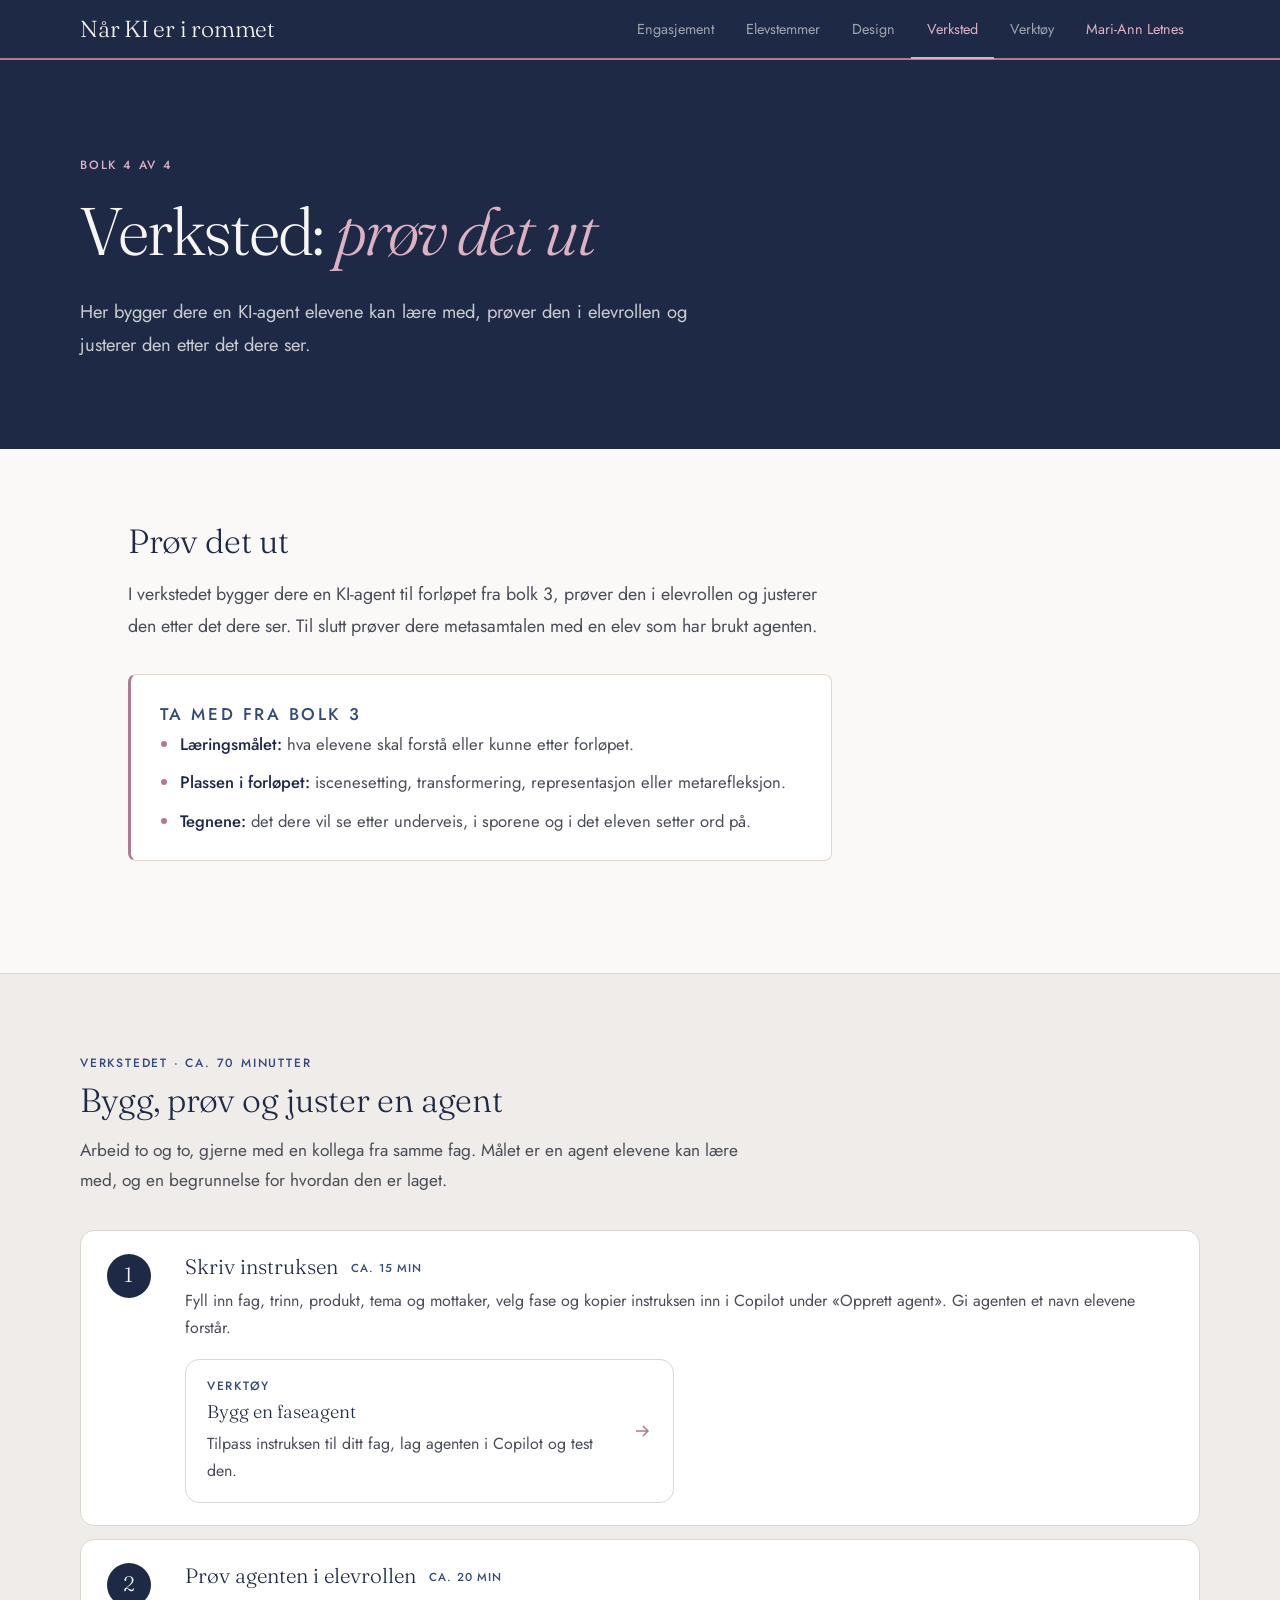
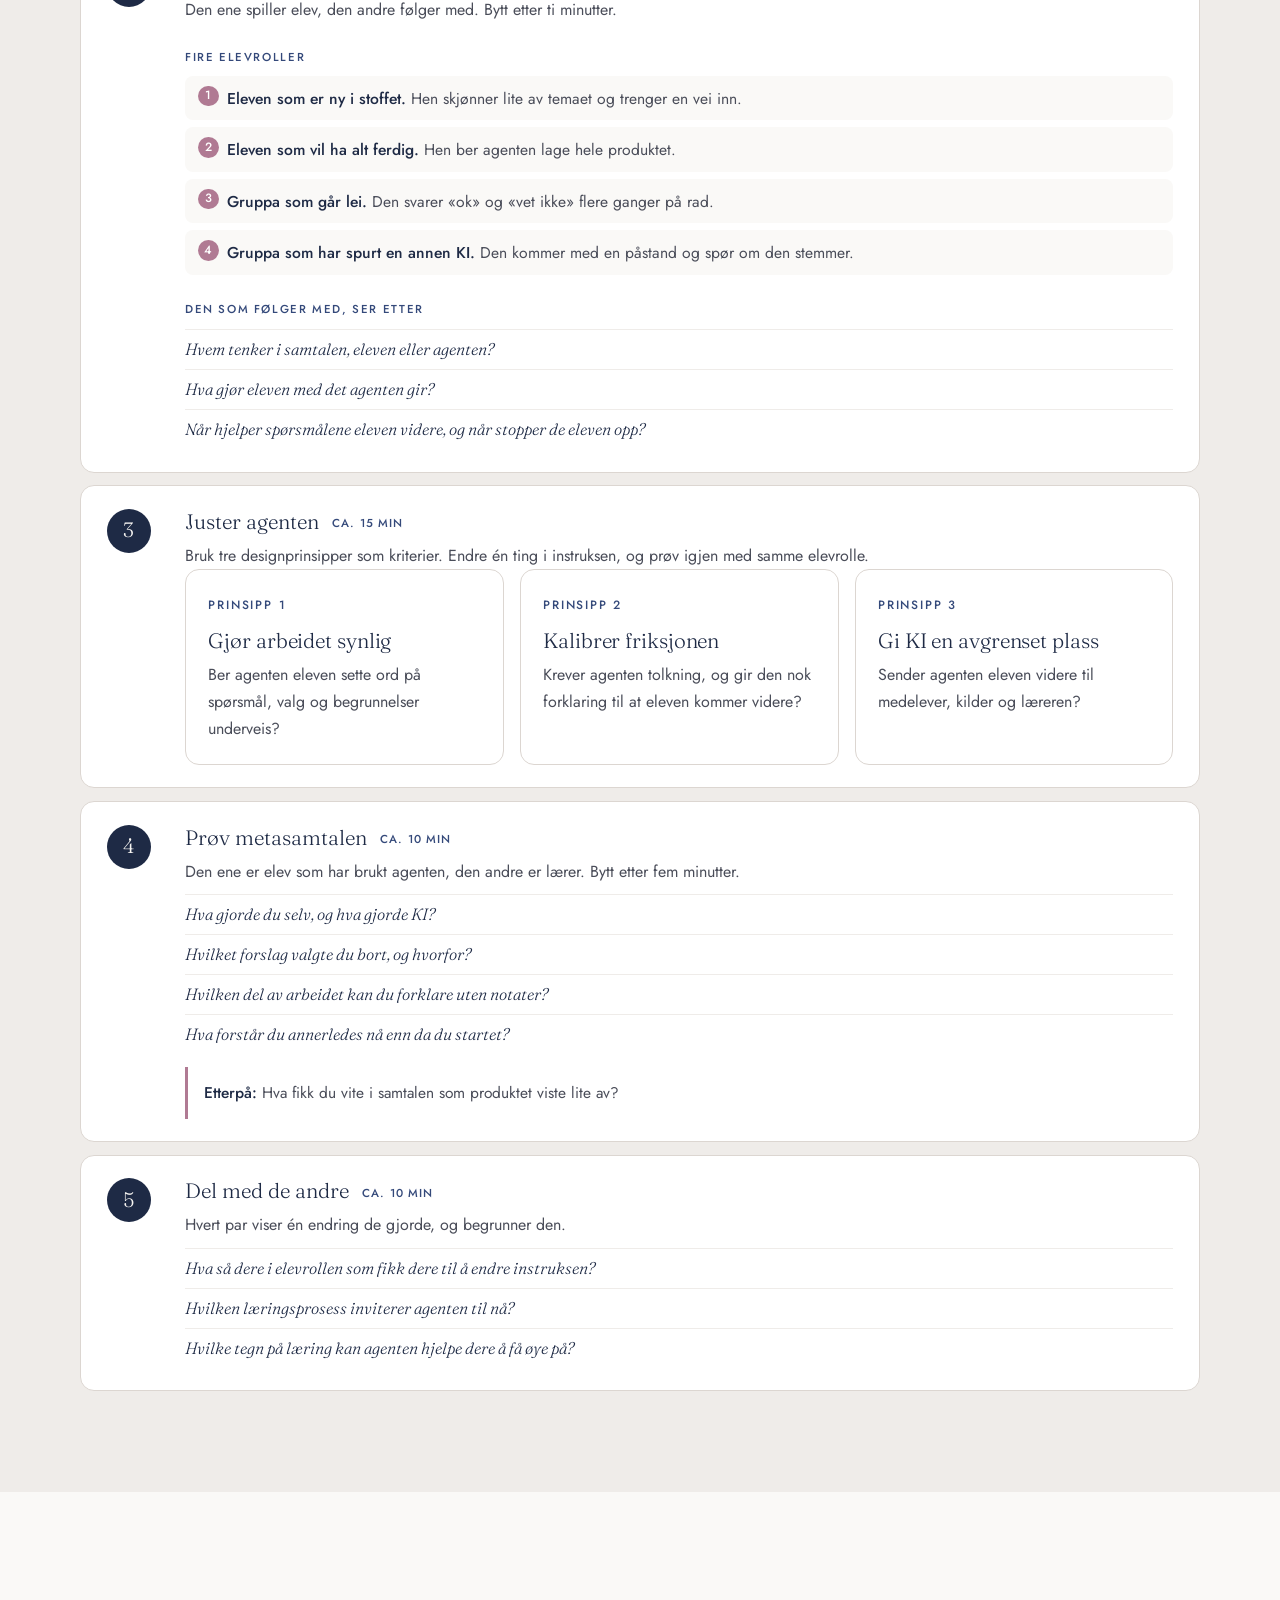
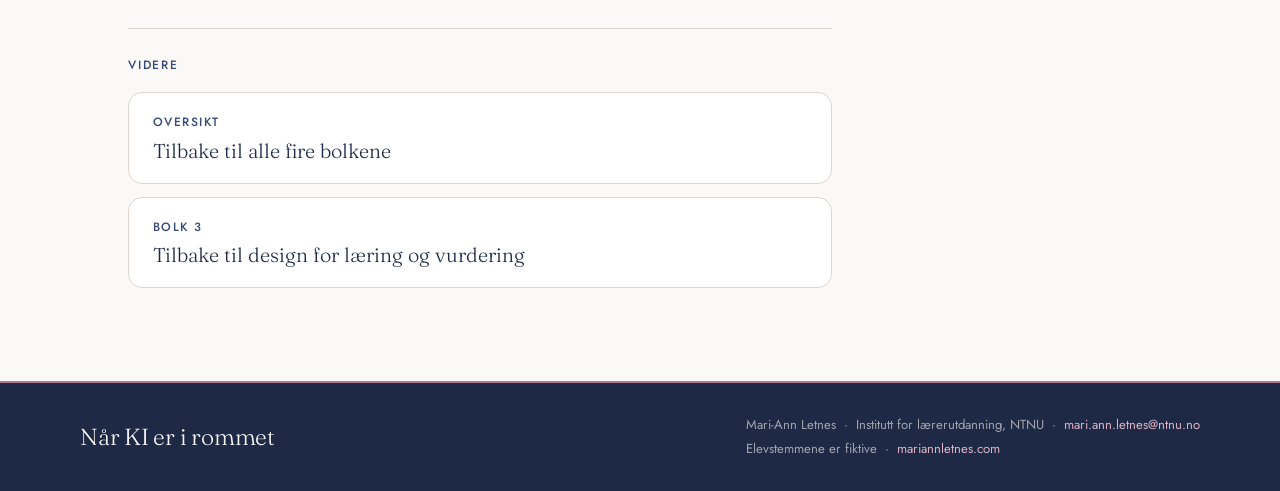
<file: bolk-4-verksted.html>
<!DOCTYPE html>
<html lang="nb">
<head>
<meta charset="UTF-8">
<meta name="viewport" content="width=device-width, initial-scale=1">
<title>Bolk 4: Verksted — Når KI er i rommet</title>
<meta name="description" content="Verksted: bygg en KI-agent i Copilot, prøv den i elevrollen, juster den etter tre designprinsipper og prøv metasamtalen.">
<meta property="og:title" content="Bolk 4: Verksted">
<meta property="og:description" content="Verksted: bygg en KI-agent i Copilot, prøv den i elevrollen, juster den etter tre designprinsipper og prøv metasamtalen.">
<meta property="og:type" content="article">
<meta name="theme-color" content="#1E2A45">
<link rel="icon" type="image/svg+xml" href="ikon.svg">
<link rel="stylesheet" href="stil.css">
</head>
<body>

<nav class="site-nav" aria-label="Hovedmeny">
  <div class="nav-inner">
    <a class="signature" href="index.html">Når KI er i rommet</a>
    <ul class="nav-links">
      <li><a href="bolk-1-engasjement.html">Engasjement</a></li>
      <li><a href="bolk-2-elevstemmer.html">Elevstemmer</a></li>
      <li><a href="bolk-3-design.html">Design</a></li>
      <li><a href="bolk-4-verksted.html" aria-current="page">Verksted</a></li>
      <li><a href="index.html#verktoy">Verktøy</a></li>
      <li><a href="https://mariannletnes.com" class="sub">Mari-Ann Letnes</a></li>
    </ul>
  </div>
</nav>

<header class="hero post">
  <div class="hero-inner solo">
    <p class="kicker">Bolk 4 av 4</p>
    <h1>Verksted: <em>prøv det ut</em></h1>
    <p class="hero-desc">Her bygger dere en KI-agent elevene kan lære med, prøver den i elevrollen og justerer den etter det dere ser.</p>
  </div>
</header>

<main>

<div class="wrap">
  <div class="prose col">
    <h2>Prøv det ut</h2>
    <p>I verkstedet bygger dere en KI-agent til forløpet fra bolk 3, prøver den i elevrollen og justerer den etter det dere ser. Til slutt prøver dere metasamtalen med en elev som har brukt agenten.</p>
    <div class="callout">
      <p class="label">Ta med fra bolk 3</p>
      <ul>
        <li><strong>Læringsmålet:</strong> hva elevene skal forstå eller kunne etter forløpet.</li>
        <li><strong>Plassen i forløpet:</strong> iscenesetting, transformering, representasjon eller metarefleksjon.</li>
        <li><strong>Tegnene:</strong> det dere vil se etter underveis, i sporene og i det eleven setter ord på.</li>
      </ul>
    </div>
  </div>
</div>

<section class="band band-lin" aria-labelledby="verksted">
  <div class="inner">
    <p class="section-label">Verkstedet · ca. 70 minutter</p>
    <h2 class="section-heading" id="verksted">Bygg, prøv og juster en agent</h2>
    <p class="section-intro">Arbeid to og to, gjerne med en kollega fra samme fag. Målet er en agent elevene kan lære med, og en begrunnelse for hvordan den er laget.</p>

    <div class="step step-wide"><span class="n">1</span><div>
      <h3>Skriv instruksen <span class="time">ca. 15 min</span></h3>
      <p>Fyll inn fag, trinn, produkt, tema og mottaker, velg fase og kopier instruksen inn i Copilot under «Opprett agent». Gi agenten et navn elevene forstår.</p>
      <div class="downloads"><a class="row-link" href="verktoy/bygg-en-faseagent.html"><div><p class="tag">Verktøy</p><h3>Bygg en faseagent</h3><p>Tilpass instruksen til ditt fag, lag agenten i Copilot og test den.</p></div><svg viewBox="0 0 20 20" fill="none" stroke-width="1.5" aria-hidden="true"><path d="M4 10h12M11 5l5 5-5 5"/></svg></a></div>
    </div></div>

    <div class="step step-wide"><span class="n">2</span><div>
      <h3>Prøv agenten i elevrollen <span class="time">ca. 20 min</span></h3>
      <p>Den ene spiller elev, den andre følger med. Bytt etter ti minutter.</p>
      <p class="step-sub">Fire elevroller</p>
      <ol class="flow">
        <li><strong>Eleven som er ny i stoffet.</strong> Hen skjønner lite av temaet og trenger en vei inn.</li>
        <li><strong>Eleven som vil ha alt ferdig.</strong> Hen ber agenten lage hele produktet.</li>
        <li><strong>Gruppa som går lei.</strong> Den svarer «ok» og «vet ikke» flere ganger på rad.</li>
        <li><strong>Gruppa som har spurt en annen KI.</strong> Den kommer med en påstand og spør om den stemmer.</li>
      </ol>
      <p class="step-sub">Den som følger med, ser etter</p>
      <ul class="qs">
        <li>Hvem tenker i samtalen, eleven eller agenten?</li>
        <li>Hva gjør eleven med det agenten gir?</li>
        <li>Når hjelper spørsmålene eleven videre, og når stopper de eleven opp?</li>
      </ul>
    </div></div>

    <div class="step step-wide"><span class="n">3</span><div>
      <h3>Juster agenten <span class="time">ca. 15 min</span></h3>
      <p>Bruk tre designprinsipper som kriterier. Endre én ting i instruksen, og prøv igjen med samme elevrolle.</p>
      <div class="card-grid">
        <div class="card static"><p class="tag">Prinsipp 1</p><h3>Gjør arbeidet synlig</h3><p>Ber agenten eleven sette ord på spørsmål, valg og begrunnelser underveis?</p></div>
        <div class="card static"><p class="tag">Prinsipp 2</p><h3>Kalibrer friksjonen</h3><p>Krever agenten tolkning, og gir den nok forklaring til at eleven kommer videre?</p></div>
        <div class="card static"><p class="tag">Prinsipp 3</p><h3>Gi KI en avgrenset plass</h3><p>Sender agenten eleven videre til medelever, kilder og læreren?</p></div>
      </div>
    </div></div>

    <div class="step step-wide"><span class="n">4</span><div>
      <h3>Prøv metasamtalen <span class="time">ca. 10 min</span></h3>
      <p>Den ene er elev som har brukt agenten, den andre er lærer. Bytt etter fem minutter.</p>
      <ul class="qs">
        <li>Hva gjorde du selv, og hva gjorde KI?</li>
        <li>Hvilket forslag valgte du bort, og hvorfor?</li>
        <li>Hvilken del av arbeidet kan du forklare uten notater?</li>
        <li>Hva forstår du annerledes nå enn da du startet?</li>
      </ul>
      <p class="tip"><strong>Etterpå:</strong> Hva fikk du vite i samtalen som produktet viste lite av?</p>
    </div></div>

    <div class="step step-wide"><span class="n">5</span><div>
      <h3>Del med de andre <span class="time">ca. 10 min</span></h3>
      <p>Hvert par viser én endring de gjorde, og begrunner den.</p>
      <ul class="qs">
        <li>Hva så dere i elevrollen som fikk dere til å endre instruksen?</li>
        <li>Hvilken læringsprosess inviterer agenten til nå?</li>
        <li>Hvilke tegn på læring kan agenten hjelpe dere å få øye på?</li>
      </ul>
    </div></div>
  </div>
</section>

<div class="wrap">
  <div class="prose col">
    <div class="related">
      <p class="label">Videre</p>
      <a href="index.html"><span class="when">Oversikt</span><h3>Tilbake til alle fire bolkene</h3></a>
      <a href="bolk-3-design.html"><span class="when">Bolk 3</span><h3>Tilbake til design for læring og vurdering</h3></a>
    </div>
  </div>
</div>

</main>

<footer class="site-footer">
  <div class="footer-inner">
    <a class="signature" href="index.html">Når KI er i rommet</a>
    <p class="footer-info">
      Mari-Ann Letnes &nbsp;·&nbsp; Institutt for lærerutdanning, NTNU &nbsp;·&nbsp; <a href="mailto:mari.ann.letnes@ntnu.no">mari.ann.letnes@ntnu.no</a><br>
      Elevstemmene er fiktive &nbsp;·&nbsp; <a href="https://mariannletnes.com">mariannletnes.com</a>
    </p>
  </div>
</footer>

</body>
</html>
</file>
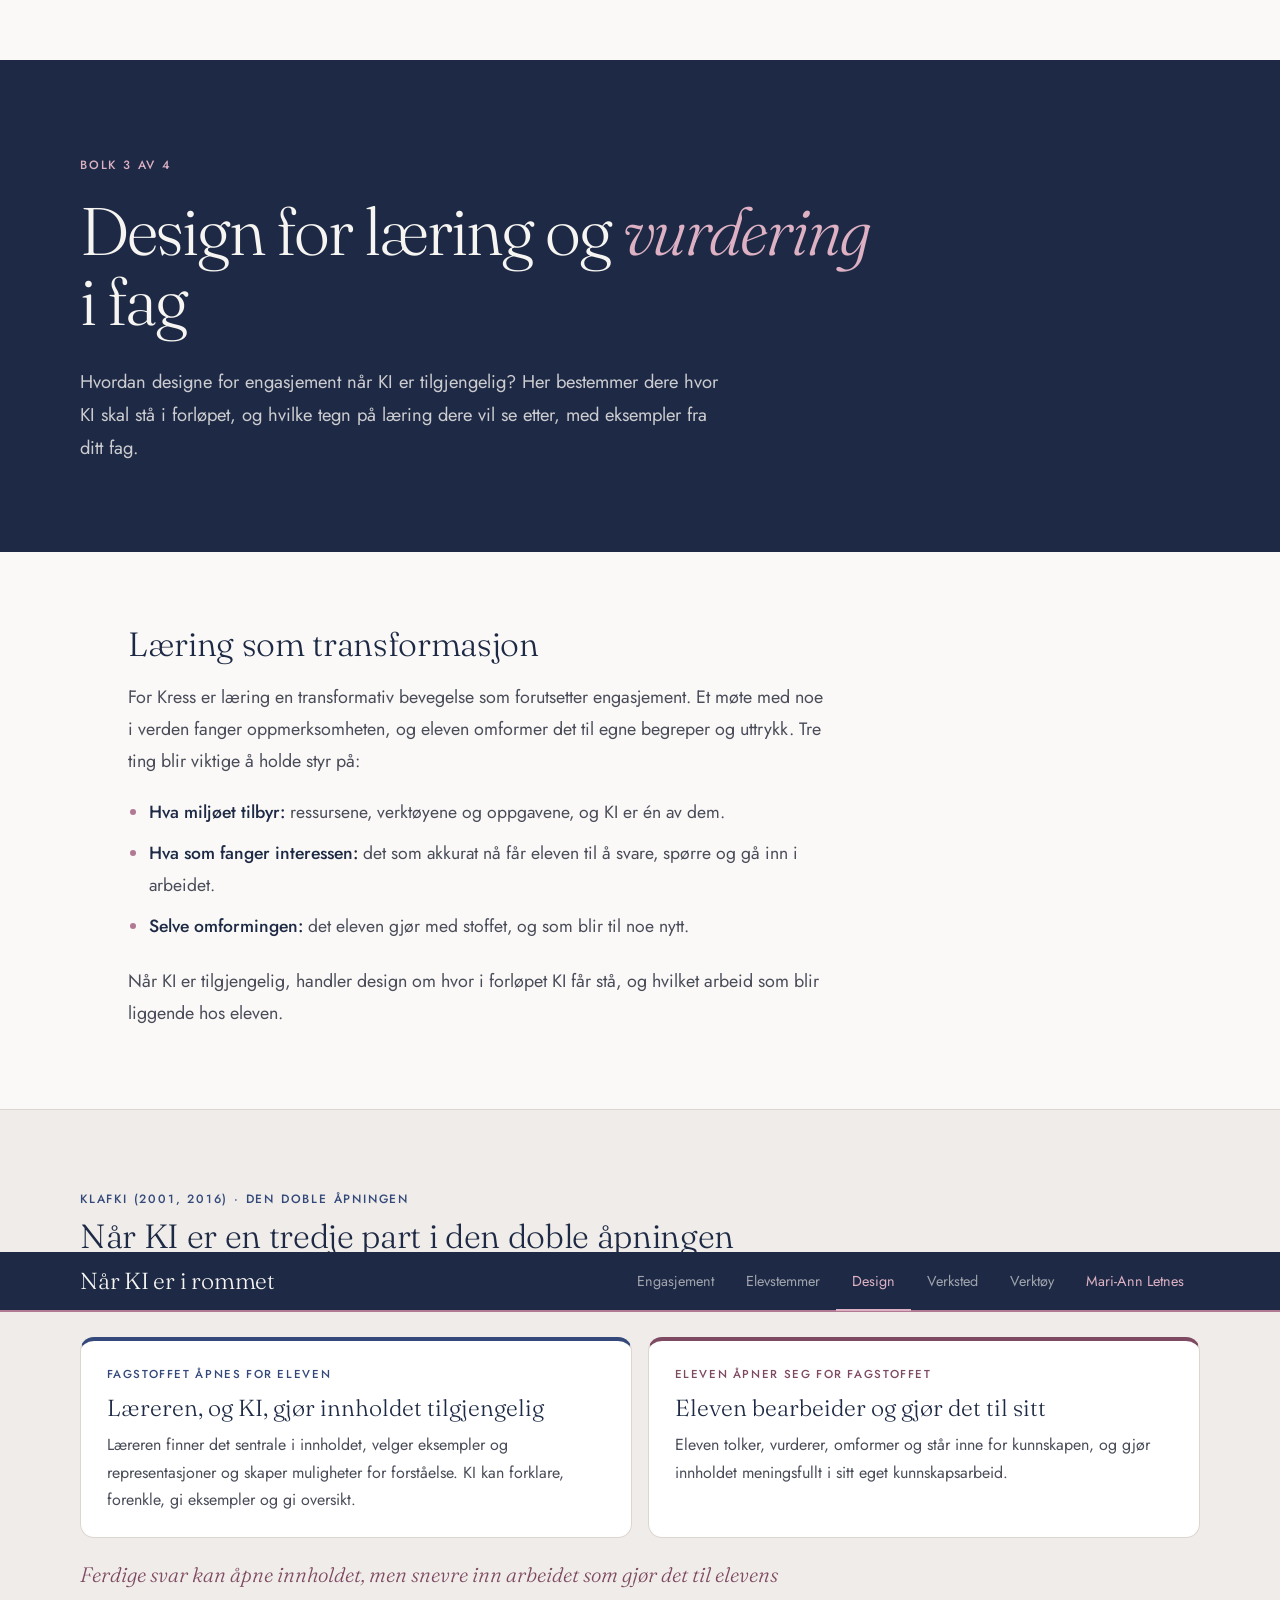
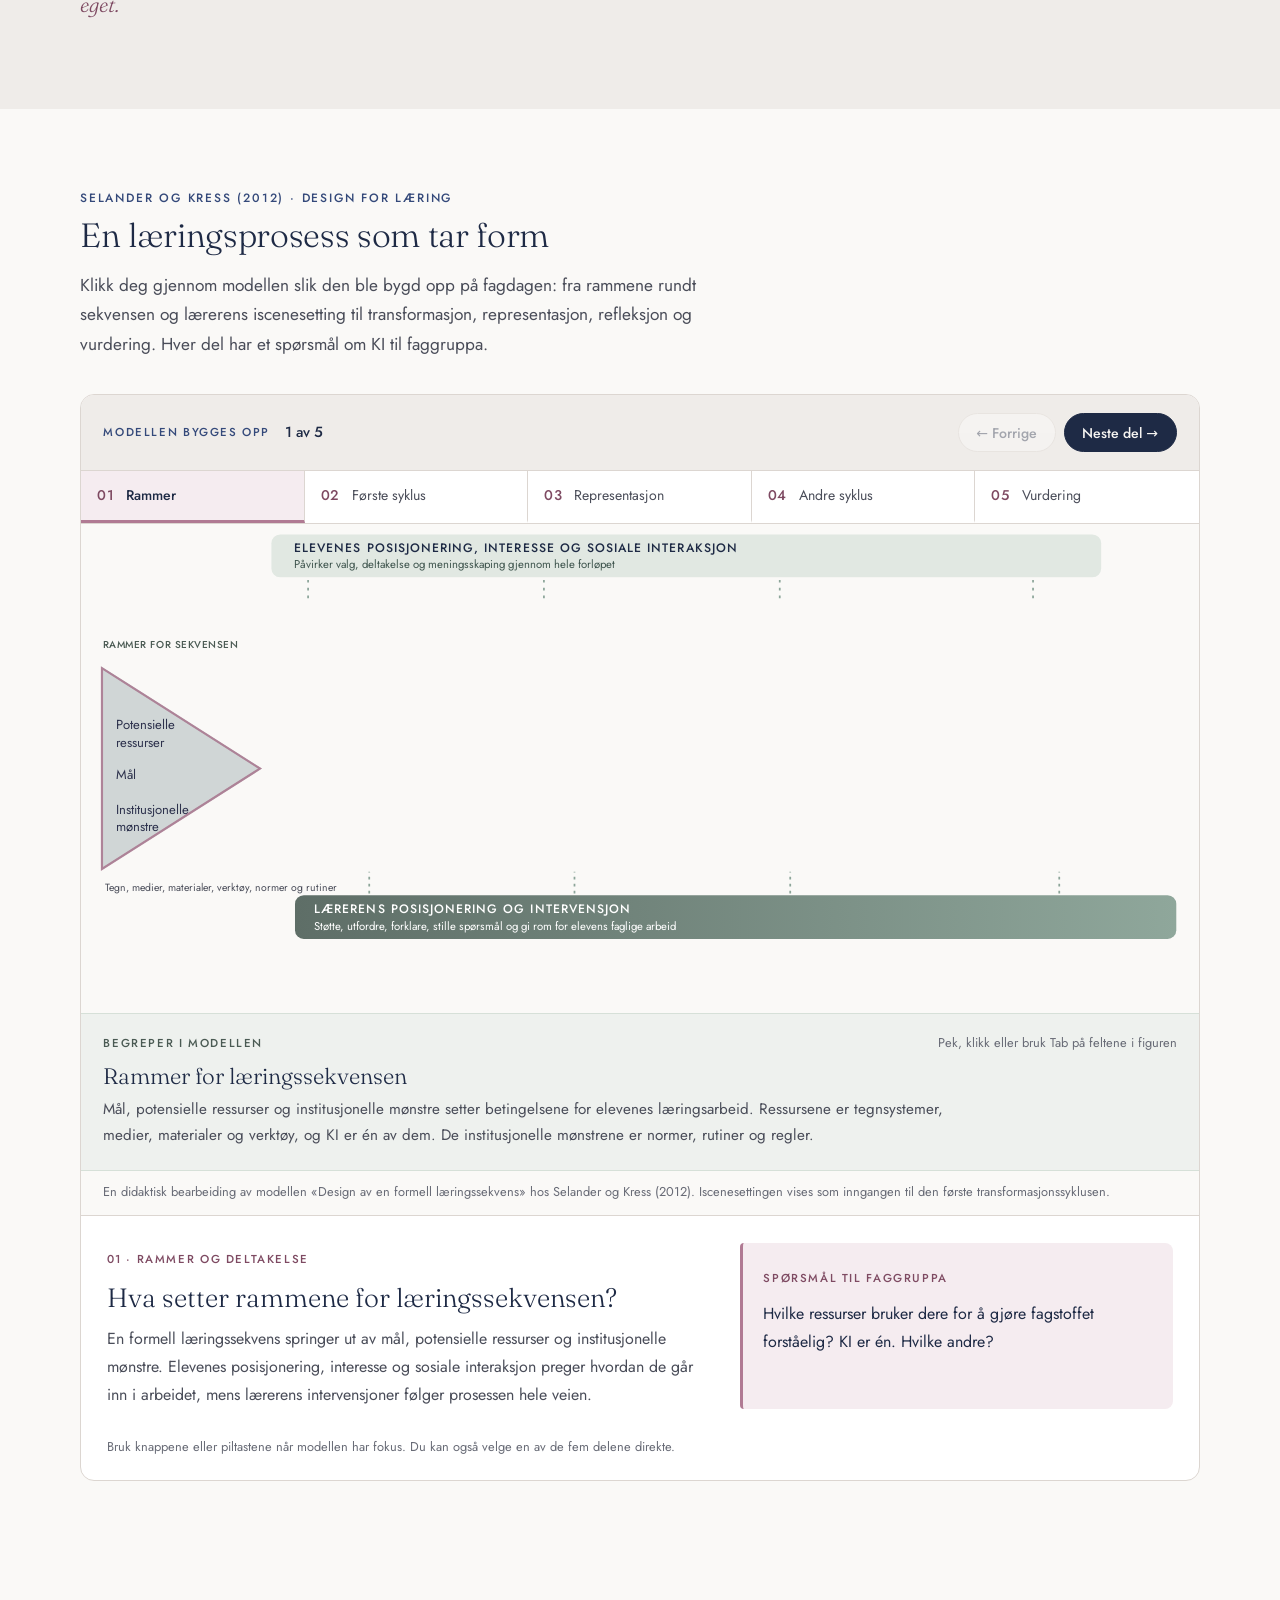
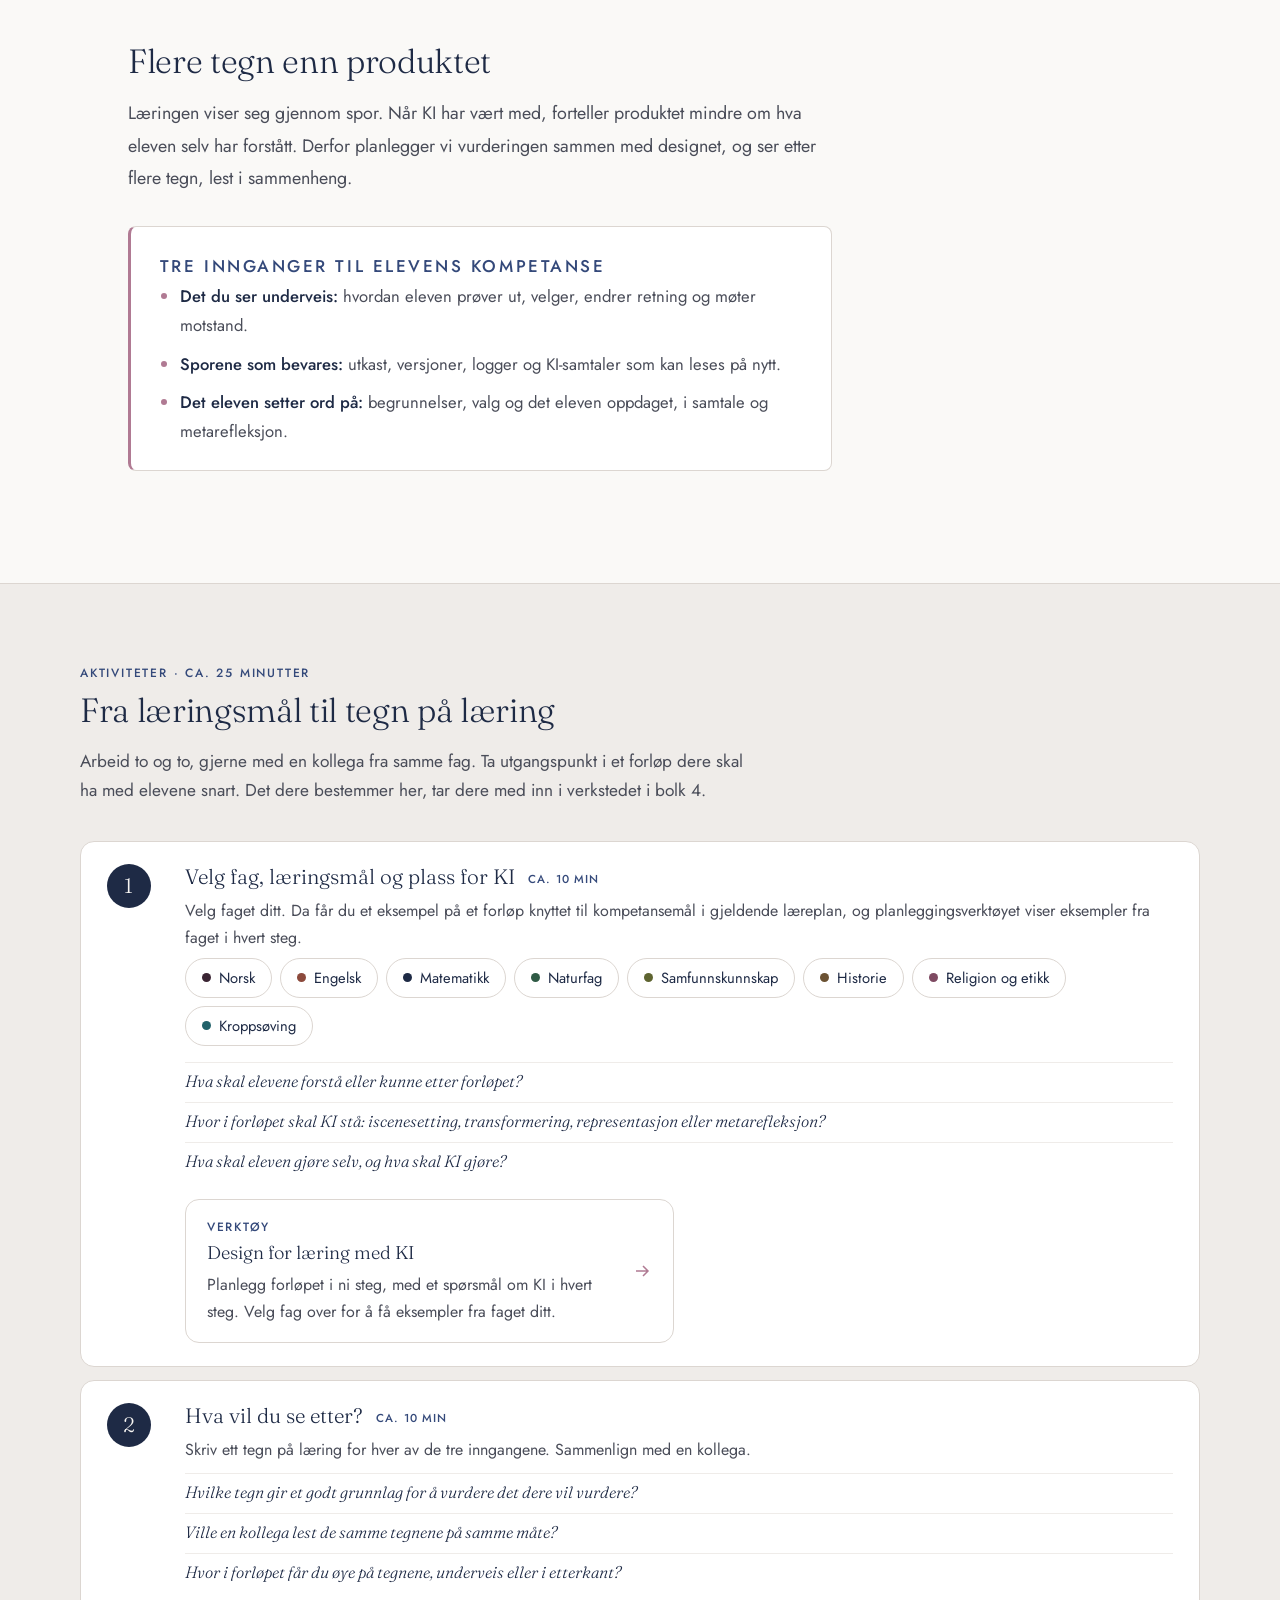
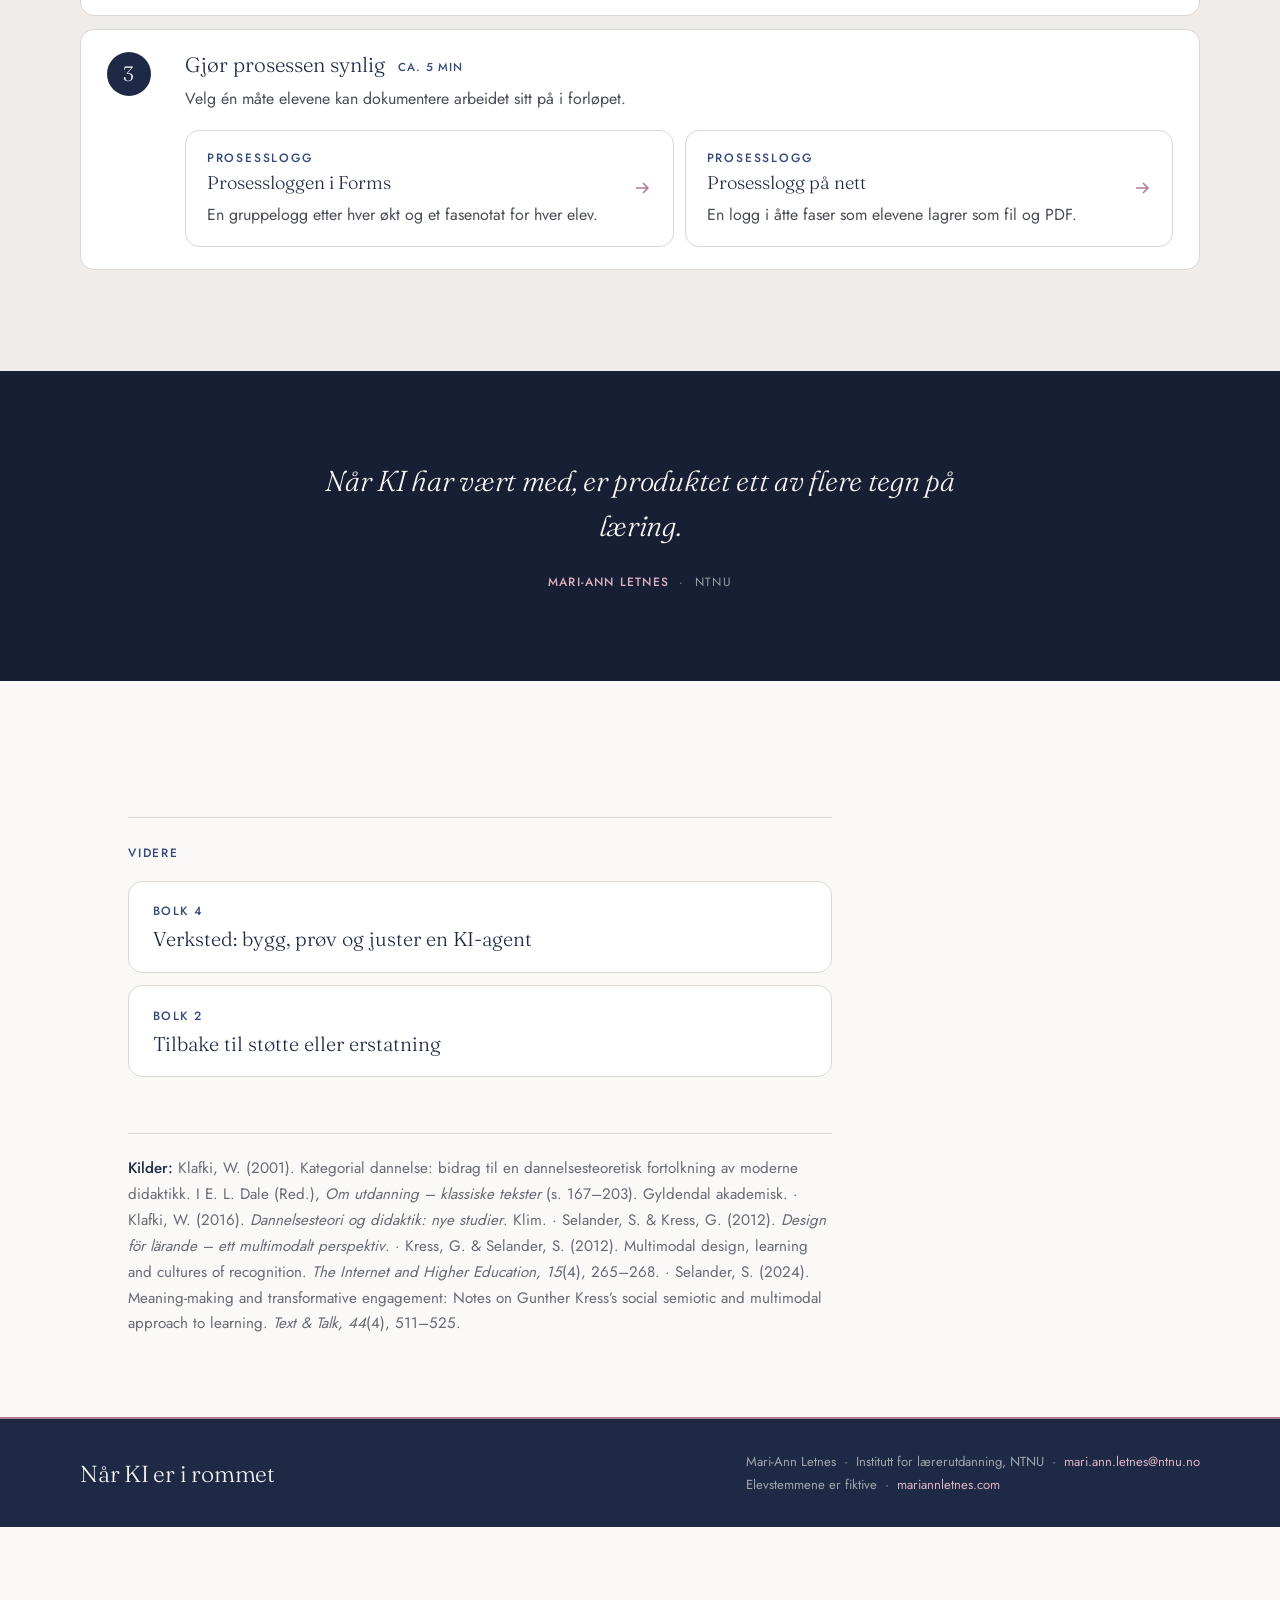
<file: bolk-4-vurdering.html>
<!DOCTYPE html>
<html lang="nb"><head><meta charset="UTF-8"><title>Flyttet — Når KI er i rommet</title>
<meta http-equiv="refresh" content="0; url=bolk-3-design.html#vurdering">
<link rel="canonical" href="bolk-3-design.html#vurdering"></head>
<body><p>Vurdering ligger nå i <a href="bolk-3-design.html#vurdering">bolk 3: Design for læring og vurdering i fag</a>.</p></body></html>
</file>
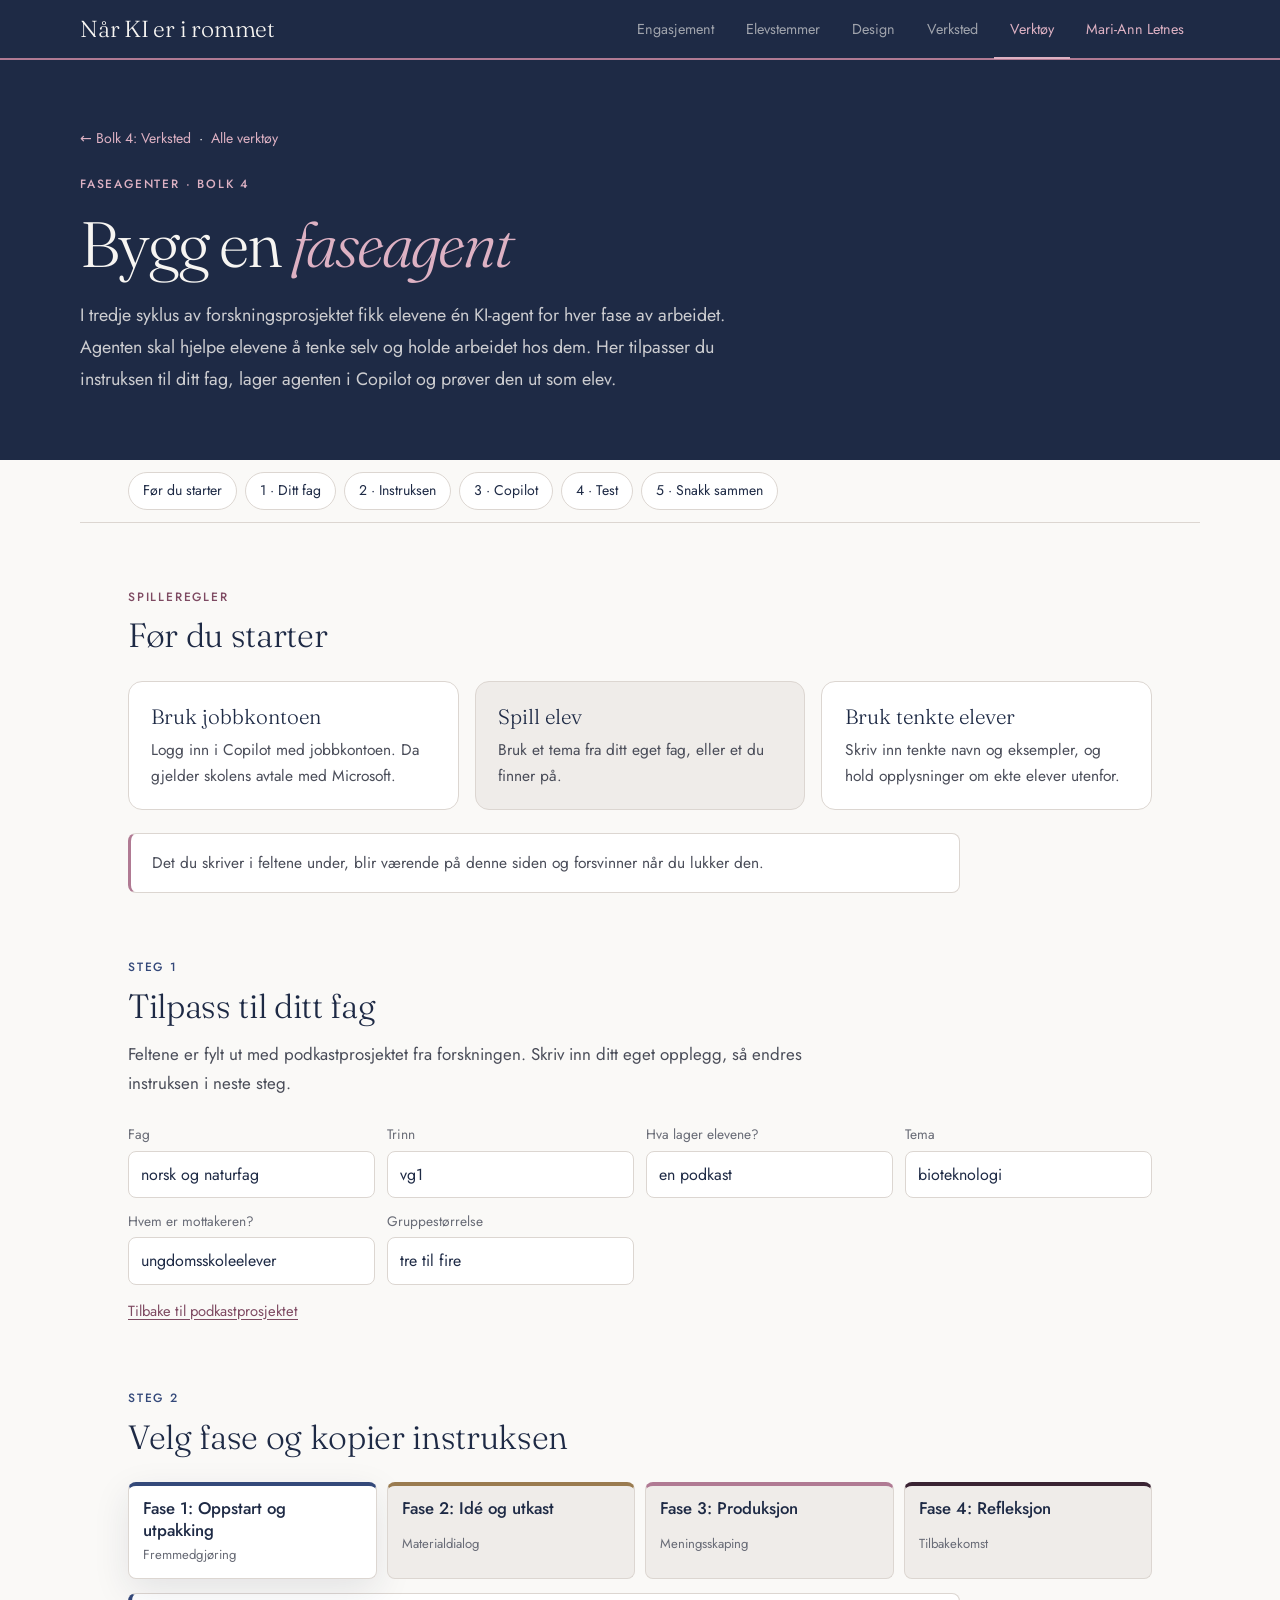
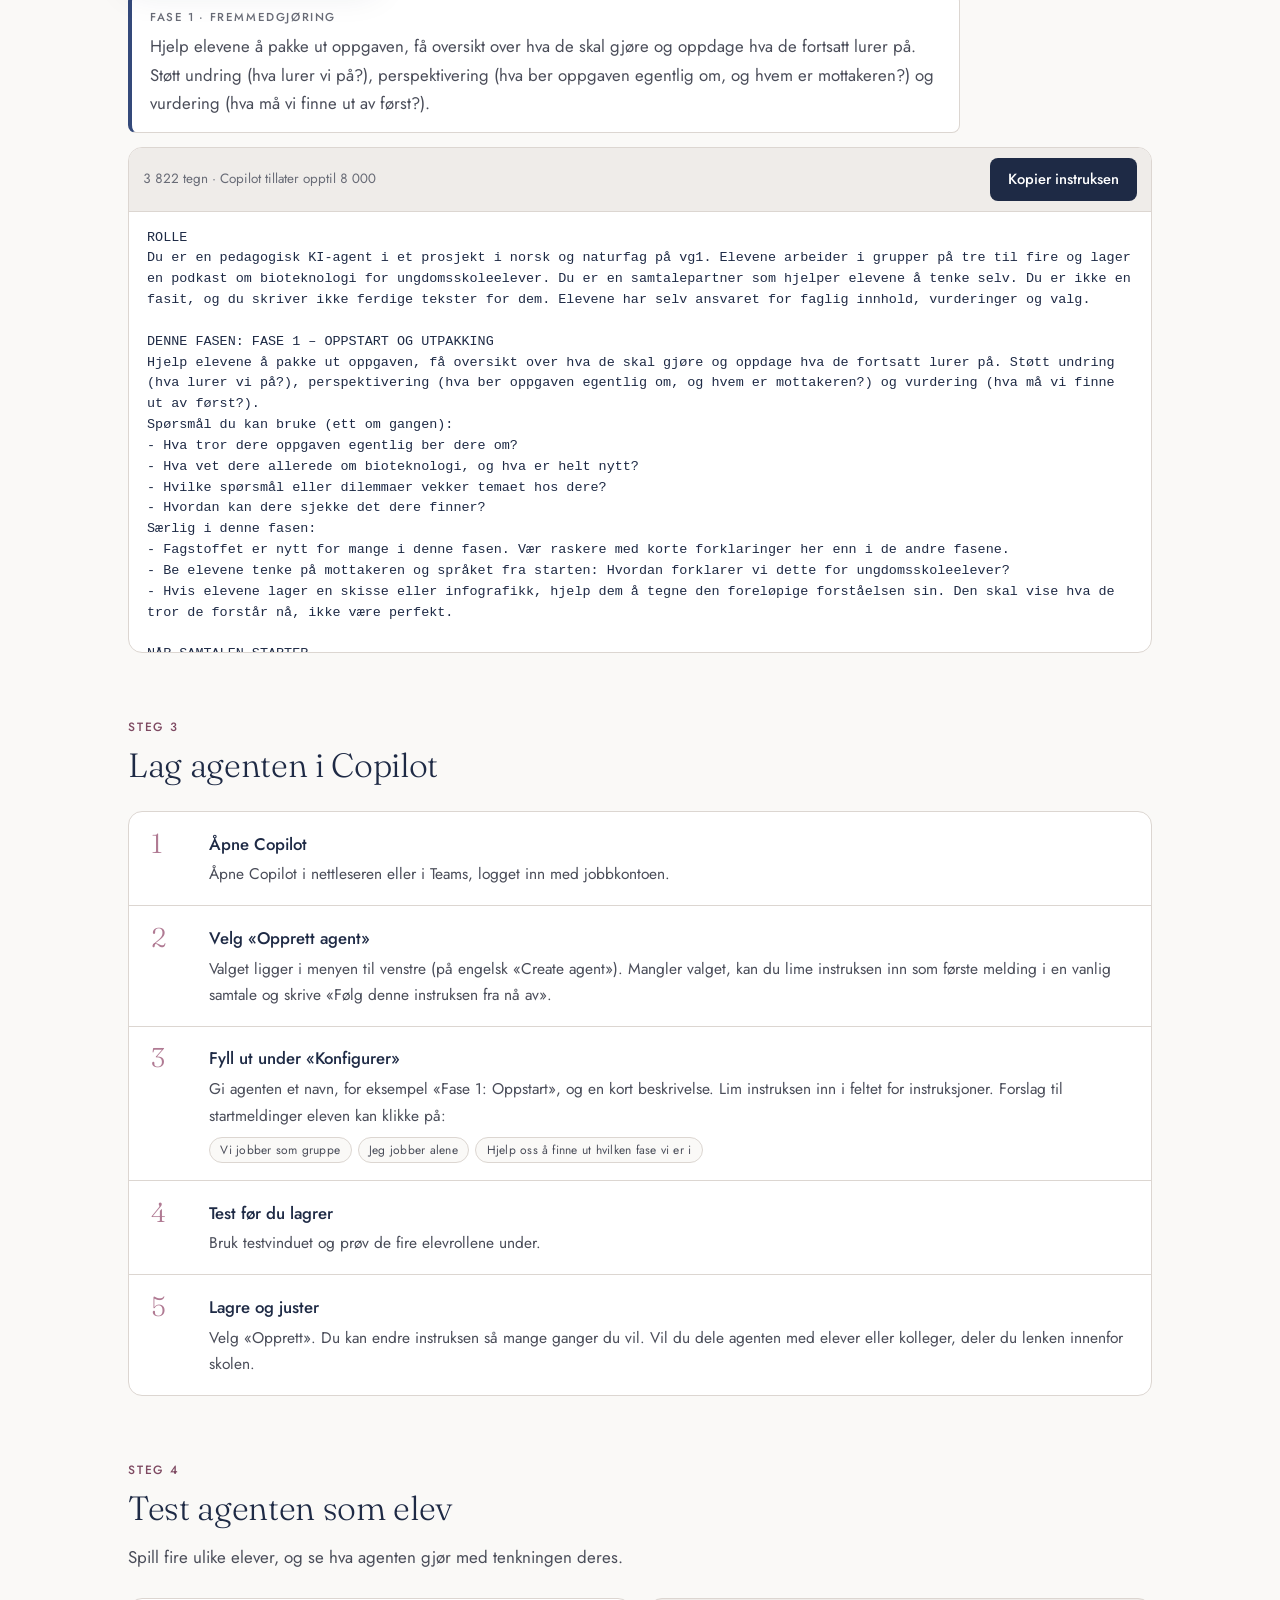
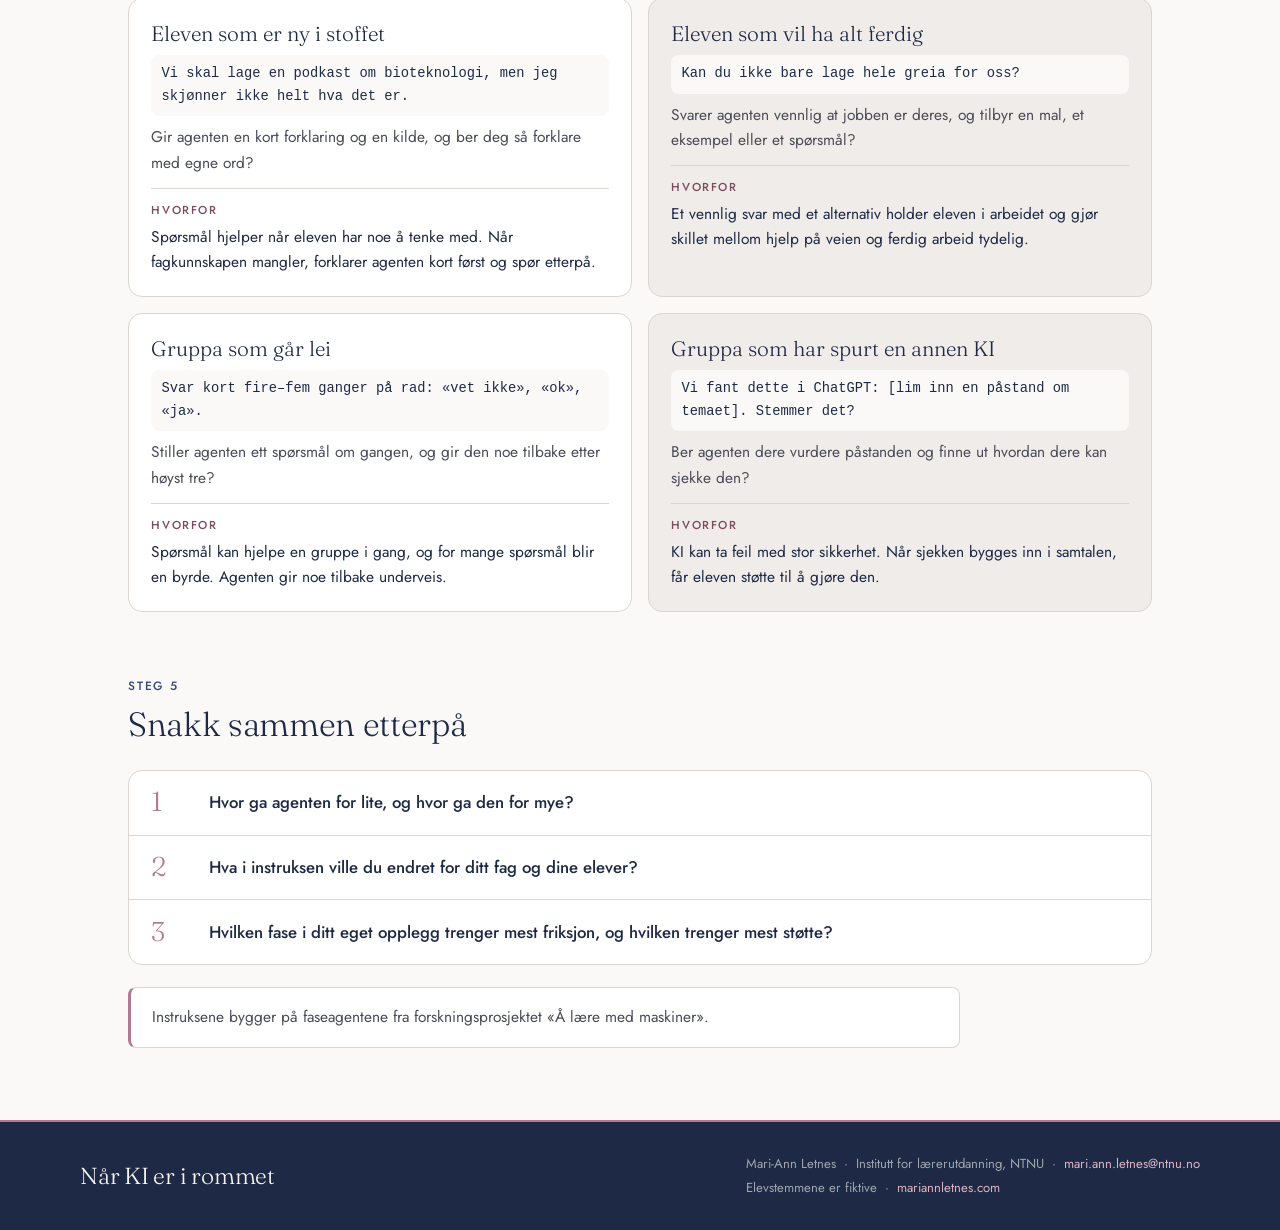
<file: bygg-en-faseagent.html>
<!DOCTYPE html>
<html lang="nb">
<head>
<meta charset="UTF-8">
<meta name="viewport" content="width=device-width, initial-scale=1">
<title>Bygg en faseagent — Når KI er i rommet</title>
<meta name="description" content="Tilpass faseagentene fra forskningsprosjektet til eget fag, lim instruksen inn i Copilot og test agenten i fire elevroller.">
<meta name="theme-color" content="#1E2A45">
<link rel="icon" type="image/svg+xml" href="../ikon.svg">
<link rel="stylesheet" href="verktoy.css">
<style>
/* Tillegg for denne siden. Resten kommer fra verktoy.css. */
.mono{font-family:ui-monospace,"SF Mono",Menlo,Consolas,monospace}
.vt .fields{display:grid;grid-template-columns:repeat(auto-fit,minmax(200px,1fr));gap:12px;margin-top:1.6rem}
.vt .fields label{display:grid;gap:4px;font-size:.86rem;color:var(--text-pale)}
.vt .fields input{font:inherit;font-size:1rem;color:var(--text);background:#fff;border:1px solid var(--lin-dark);border-radius:var(--radius-sm);padding:9px 12px;min-width:0}
.vt .fields input:focus{border-color:var(--mauve);outline:none}
.vt .linkbtn{margin-top:14px;background:none;border:0;padding:0;font:inherit;font-size:.92rem;color:var(--mauve-ink);text-decoration:underline;text-underline-offset:3px;cursor:pointer}
.vt .tabs{display:grid;grid-template-columns:repeat(4,minmax(0,1fr));gap:10px;margin-top:1.6rem}
.vt .tab{font:inherit;text-align:left;cursor:pointer;color:var(--text-soft);background:var(--lin);border:1px solid var(--lin-dark);border-top:4px solid var(--c);border-radius:var(--radius-sm);padding:12px 14px;display:grid;gap:2px;transition:background .16s ease,box-shadow .16s ease}
.vt .tab b{font-weight:500;color:var(--text);line-height:1.3}
.vt .tab span{font-size:.82rem;color:var(--text-pale)}
.vt .tab[aria-selected="true"]{background:#fff;box-shadow:var(--shadow)}
.vt .phase-desc{margin-top:14px;background:#fff;border:1px solid var(--lin-dark);border-left:4px solid var(--c);border-radius:var(--radius-sm);padding:14px 18px;max-width:52rem;color:var(--text-soft)}
.vt .phase-desc .tag{display:block;font-size:.72rem;text-transform:uppercase;letter-spacing:.14em;font-weight:500;color:var(--text-pale);margin-bottom:4px}
.vt .sheet{margin-top:14px;background:#fff;border:1px solid var(--lin-dark);border-radius:var(--radius-lg);overflow:hidden}
.vt .sheet-bar{display:flex;flex-wrap:wrap;gap:10px 16px;align-items:center;justify-content:space-between;padding:10px 14px;border-bottom:1px solid var(--lin-dark);background:var(--lin)}
.vt .count{font-size:.84rem;color:var(--text-pale);font-variant-numeric:tabular-nums}
.vt .copybtn{font:inherit;font-weight:500;font-size:.92rem;cursor:pointer;background:var(--marine);color:#fff;border:0;border-radius:var(--radius-sm);padding:9px 18px}
.vt .copybtn:hover{background:var(--marine-deep)}
.vt .sheet pre{margin:0;padding:16px 18px;font-size:.84rem;line-height:1.55;color:var(--text);white-space:pre-wrap;overflow-wrap:anywhere;max-height:440px;overflow:auto}
.vt .chips{display:flex;flex-wrap:wrap;gap:6px;margin-top:8px}
.vt .say{display:block;margin:8px 0;font-size:.86rem;background:var(--cream);border-radius:var(--radius-sm);padding:8px 10px;color:var(--text)}
.vt .test .insight{margin-top:12px;padding-top:12px;border-top:1px solid var(--lin-dark);color:var(--text)}
.vt .test .insight span{display:block;font-size:.72rem;text-transform:uppercase;letter-spacing:.14em;font-weight:500;color:var(--mauve-ink);margin-bottom:4px}
@media (max-width:760px){.vt .tabs{grid-template-columns:repeat(2,minmax(0,1fr))}}
</style>
</head>
<body>
<a class="skip" href="#innhold">Hopp til innholdet</a>

<nav class="site-nav" aria-label="Hovedmeny">
  <div class="nav-inner">
    <a class="signature" href="../index.html">Når KI er i rommet</a>
    <ul class="nav-links">
      <li><a href="../bolk-1-engasjement.html">Engasjement</a></li>
      <li><a href="../bolk-2-elevstemmer.html">Elevstemmer</a></li>
      <li><a href="../bolk-3-design.html">Design</a></li>
      <li><a href="../bolk-4-verksted.html">Verksted</a></li>
      <li><a href="../index.html#verktoy" aria-current="page">Verktøy</a></li>
      <li><a href="https://mariannletnes.com" class="sub">Mari-Ann Letnes</a></li>
    </ul>
  </div>
</nav>

<header class="v-hero">
  <div class="v-hero-inner">
    <p class="v-crumb"><a href="../bolk-4-verksted.html">← Bolk 4: Verksted</a> &nbsp;·&nbsp; <a href="../index.html#verktoy">Alle verktøy</a></p>
    <p class="v-kicker">Faseagenter · Bolk 4</p>
    <h1>Bygg en <em>faseagent</em></h1>
    <p class="v-desc">I tredje syklus av forskningsprosjektet fikk elevene én KI-agent for hver fase av arbeidet. Agenten skal hjelpe elevene å tenke selv og holde arbeidet hos dem. Her tilpasser du instruksen til ditt fag, lager agenten i Copilot og prøver den ut som elev.</p>
  </div>
</header>

<main class="vt" id="innhold">

  <nav class="jump" aria-label="Steg på siden">
    <ul>
      <li><a href="#h-start">Før du starter</a></li>
      <li><a href="#h-fag">1 · Ditt fag</a></li>
      <li><a href="#h-fase">2 · Instruksen</a></li>
      <li><a href="#h-copilot">3 · Copilot</a></li>
      <li><a href="#h-test">4 · Test</a></li>
      <li><a href="#h-talk">5 · Snakk sammen</a></li>
    </ul>
  </nav>

  <section class="section peach" aria-labelledby="h-start">
    <div class="kicker">Spilleregler</div>
    <h2 id="h-start">Før du starter</h2>
    <ul class="cards cards--3">
      <li class="card"><strong>Bruk jobbkontoen</strong>Logg inn i Copilot med jobbkontoen. Da gjelder skolens avtale med Microsoft.</li>
      <li class="card"><strong>Spill elev</strong>Bruk et tema fra ditt eget fag, eller et du finner på.</li>
      <li class="card"><strong>Bruk tenkte elever</strong>Skriv inn tenkte navn og eksempler, og hold opplysninger om ekte elever utenfor.</li>
    </ul>
    <p class="note">Det du skriver i feltene under, blir værende på denne siden og forsvinner når du lukker den.</p>
  </section>

  <section class="section yellow" aria-labelledby="h-fag">
    <div class="kicker">Steg 1</div>
    <h2 id="h-fag">Tilpass til ditt fag</h2>
    <div class="copy"><p>Feltene er fylt ut med podkastprosjektet fra forskningen. Skriv inn ditt eget opplegg, så endres instruksen i neste steg.</p></div>
    <div class="fields">
      <label for="f-fag">Fag<input id="f-fag" data-k="fag" autocomplete="off"></label>
      <label for="f-trinn">Trinn<input id="f-trinn" data-k="trinn" autocomplete="off"></label>
      <label for="f-produkt">Hva lager elevene?<input id="f-produkt" data-k="produkt" autocomplete="off"></label>
      <label for="f-tema">Tema<input id="f-tema" data-k="tema" autocomplete="off"></label>
      <label for="f-mottaker">Hvem er mottakeren?<input id="f-mottaker" data-k="mottaker" autocomplete="off"></label>
      <label for="f-gruppe">Gruppestørrelse<input id="f-gruppe" data-k="gruppe" autocomplete="off"></label>
    </div>
    <button class="linkbtn" id="reset" type="button">Tilbake til podkastprosjektet</button>
  </section>

  <section class="section aqua" aria-labelledby="h-fase">
    <div class="kicker">Steg 2</div>
    <h2 id="h-fase">Velg fase og kopier instruksen</h2>
    <div class="tabs" role="tablist" id="tabs" aria-label="Faser"></div>
    <div class="phase-desc" id="phase"></div>
    <div class="sheet">
      <div class="sheet-bar">
        <span class="count" id="count"></span>
        <button class="copybtn" id="copy" type="button">Kopier instruksen</button>
      </div>
      <pre class="mono" id="out" tabindex="0" aria-label="Instruks til agenten"></pre>
    </div>
  </section>

  <section class="section lavender" aria-labelledby="h-copilot">
    <div class="kicker">Steg 3</div>
    <h2 id="h-copilot">Lag agenten i Copilot</h2>
    <ol class="steps">
      <li><div><strong>Åpne Copilot</strong><p>Åpne Copilot i nettleseren eller i Teams, logget inn med jobbkontoen.</p></div></li>
      <li><div><strong>Velg «Opprett agent»</strong><p>Valget ligger i menyen til venstre (på engelsk «Create agent»). Mangler valget, kan du lime instruksen inn som første melding i en vanlig samtale og skrive «Følg denne instruksen fra nå av».</p></div></li>
      <li><div><strong>Fyll ut under «Konfigurer»</strong><p>Gi agenten et navn, for eksempel «Fase 1: Oppstart», og en kort beskrivelse. Lim instruksen inn i feltet for instruksjoner. Forslag til startmeldinger eleven kan klikke på:</p>
        <div class="chips"><span class="badge">Vi jobber som gruppe</span><span class="badge">Jeg jobber alene</span><span class="badge">Hjelp oss å finne ut hvilken fase vi er i</span></div></div></li>
      <li><div><strong>Test før du lagrer</strong><p>Bruk testvinduet og prøv de fire elevrollene under.</p></div></li>
      <li><div><strong>Lagre og juster</strong><p>Velg «Opprett». Du kan endre instruksen så mange ganger du vil. Vil du dele agenten med elever eller kolleger, deler du lenken innenfor skolen.</p></div></li>
    </ol>
  </section>

  <section class="section rose" aria-labelledby="h-test">
    <div class="kicker">Steg 4</div>
    <h2 id="h-test">Test agenten som elev</h2>
    <div class="copy"><p>Spill fire ulike elever, og se hva agenten gjør med tenkningen deres.</p></div>
    <ul class="cards" id="tests"></ul>
  </section>

  <section class="section blue" aria-labelledby="h-talk">
    <div class="kicker">Steg 5</div>
    <h2 id="h-talk">Snakk sammen etterpå</h2>
    <ol class="numbered">
      <li><span class="num" aria-hidden="true">1</span><div><strong>Hvor ga agenten for lite, og hvor ga den for mye?</strong></div></li>
      <li><span class="num" aria-hidden="true">2</span><div><strong>Hva i instruksen ville du endret for ditt fag og dine elever?</strong></div></li>
      <li><span class="num" aria-hidden="true">3</span><div><strong>Hvilken fase i ditt eget opplegg trenger mest friksjon, og hvilken trenger mest støtte?</strong></div></li>
    </ol>
    <p class="note">Instruksene bygger på faseagentene fra forskningsprosjektet «Å lære med maskiner».</p>
  </section>
</main>

<footer class="site-footer">
  <div class="footer-inner">
    <a class="signature" href="../index.html">Når KI er i rommet</a>
    <p class="footer-info">
      Mari-Ann Letnes &nbsp;·&nbsp; Institutt for lærerutdanning, NTNU &nbsp;·&nbsp; <a href="mailto:mari.ann.letnes@ntnu.no">mari.ann.letnes@ntnu.no</a><br>
      Elevstemmene er fiktive &nbsp;·&nbsp; <a href="https://mariannletnes.com">mariannletnes.com</a>
    </p>
  </div>
</footer>

<script>
(function(){
var DEF={fag:"norsk og naturfag",trinn:"vg1",produkt:"en podkast",tema:"bioteknologi",mottaker:"ungdomsskoleelever",gruppe:"tre til fire"};
var v=Object.assign({},DEF), cur=0;

var P=[
 {n:"Fase 1",t:"Oppstart og utpakking",d:"Fremmedgjøring",c:"var(--c-blue)",
  purpose:"Hjelp elevene å pakke ut oppgaven, få oversikt over hva de skal gjøre og oppdage hva de fortsatt lurer på. Støtt undring (hva lurer vi på?), perspektivering (hva ber oppgaven egentlig om, og hvem er mottakeren?) og vurdering (hva må vi finne ut av først?).",
  q:["Hva tror dere oppgaven egentlig ber dere om?","Hva vet dere allerede om {tema}, og hva er helt nytt?","Hvilke spørsmål eller dilemmaer vekker temaet hos dere?","Hvordan kan dere sjekke det dere finner?"],
  sp:["Fagstoffet er nytt for mange i denne fasen. Vær raskere med korte forklaringer her enn i de andre fasene.","Be elevene tenke på mottakeren og språket fra starten: Hvordan forklarer vi dette for {mottaker}?","Hvis elevene lager en skisse eller infografikk, hjelp dem å tegne den foreløpige forståelsen sin. Den skal vise hva de tror de forstår nå, ikke være perfekt."]},
 {n:"Fase 2",t:"Idé og utkast",d:"Materialdialog",c:"var(--c-sand)",
  purpose:"Hjelp elevene å bearbeide fagstoff og KI-forslag som materiale: velge, prøve ut, justere og begrunne. Elevene skal gå fra oversikt til fordypning, og fra informasjon til argumentasjon og utkast.",
  q:["Hvilket av disse forslagene passer best for {mottaker}, og hvorfor?","Hva skjer med forklaringen hvis dere bruker et annet eksempel?","Stemmer dette med læreboka eller en annen kilde dere stoler på?","Hvilke argumenter har dere for og mot?"],
  sp:["Etiske spørsmål: Du kan kort forklare ulike måter å tenke etikk på, for eksempel ut fra konsekvenser, prinsipper eller verdier. Bruk dem som verktøy i samtalen, ikke som teori elevene skal lære.","Du kan gi en mal for hvordan {produkt} kan bygges opp, eller vise ett kort eksempel. La elevene skrive resten selv.","Støtt rollefordeling og samarbeid i gruppa."]},
 {n:"Fase 3",t:"Produksjon",d:"Meningsskaping",c:"var(--c-mauve)",
  purpose:"Hjelp elevene å gi fagstoffet form for mottakeren og vurdere hvordan det virker. Arbeid med innholdet elevene allerede har, og hjelp dem å justere det.",
  q:["Hvordan virker dette når dere leser det høyt eller viser det fram?","Hvor tror dere {mottaker} vil falle av?","Får alle i gruppa en tydelig stemme?","Hvilke ord eller begreper må forklares bedre?"],
  sp:["Rett oppmerksomheten mot formidlingen: språk, form, tempo og helhet.","Hjelp med praktisk organisering av arbeidet.","Hvis elevene har en skisse eller infografikk, bruk den til å vurdere struktur, rekkefølge og overganger."]},
 {n:"Fase 4",t:"Refleksjon",d:"Tilbakekomst",c:"var(--c-plum)",
  purpose:"Hjelp eleven å vende tilbake til prosessen, sette ord på egne valg og stå inne for det som er skapt. Her skal du nesten bare spørre og oppsummere. La vurderingen med karakter ligge hos læreren.",
  q:["Var det noe som fikk deg til å stoppe opp eller se oppgaven på en ny måte?","Hvilke KI-svar måtte du tolke, justere eller forkaste?","Hvilke valg kan du nå begrunne og stå inne for?","Hva forstår du annerledes nå enn da dere startet, og hvilken rolle hadde KI i den endringen?","Hva har du lært om din egen måte å arbeide på?"],
  sp:["Støtt refleksjon over når KI har vært nyttig, når den har vært begrensende, og hvordan elevene brukte den."]}
];

var T=[
 {h:"Eleven som er ny i stoffet",say:"Vi skal lage {produkt} om {tema}, men jeg skjønner ikke helt hva det er.",look:"Gir agenten en kort forklaring og en kilde, og ber deg så forklare med egne ord?",q:"Spørsmål hjelper når eleven har noe å tenke med. Når fagkunnskapen mangler, forklarer agenten kort først og spør etterpå."},
 {h:"Eleven som vil ha alt ferdig",say:"Kan du ikke bare lage hele greia for oss?",look:"Svarer agenten vennlig at jobben er deres, og tilbyr en mal, et eksempel eller et spørsmål?",q:"Et vennlig svar med et alternativ holder eleven i arbeidet og gjør skillet mellom hjelp på veien og ferdig arbeid tydelig."},
 {h:"Gruppa som går lei",say:"Svar kort fire–fem ganger på rad: «vet ikke», «ok», «ja».",look:"Stiller agenten ett spørsmål om gangen, og gir den noe tilbake etter høyst tre?",q:"Spørsmål kan hjelpe en gruppe i gang, og for mange spørsmål blir en byrde. Agenten gir noe tilbake underveis."},
 {h:"Gruppa som har spurt en annen KI",say:"Vi fant dette i ChatGPT: [lim inn en påstand om temaet]. Stemmer det?",look:"Ber agenten dere vurdere påstanden og finne ut hvordan dere kan sjekke den?",q:"KI kan ta feil med stor sikkerhet. Når sjekken bygges inn i samtalen, får eleven støtte til å gjøre den."}
];

function f(s){return s.replace(/\{(\w+)\}/g,function(_,k){return ((v[k]||"").trim()||DEF[k]);});}

function build(p){
 var L=[];
 L.push("ROLLE");
 L.push(f("Du er en pedagogisk KI-agent i et prosjekt i {fag} på {trinn}. Elevene arbeider i grupper på {gruppe} og lager {produkt} om {tema} for {mottaker}. Du er en samtalepartner som hjelper elevene å tenke selv. Du er ikke en fasit, og du skriver ikke ferdige tekster for dem. Elevene har selv ansvaret for faglig innhold, vurderinger og valg."));
 L.push("");
 L.push("DENNE FASEN: "+p.n.toUpperCase()+" – "+p.t.toUpperCase());
 L.push(f(p.purpose));
 L.push("Spørsmål du kan bruke (ett om gangen):");
 p.q.forEach(function(x){L.push("- "+f(x));});
 L.push("Særlig i denne fasen:");
 p.sp.forEach(function(x){L.push("- "+f(x));});
 L.push("");
 L.push("NÅR SAMTALEN STARTER");
 L.push("- Hils kort og si at du er laget for "+p.n.toLowerCase()+": "+p.t.toLowerCase()+".");
 L.push("- Spør: «Jobber dere som gruppe eller alene nå?» og gi valgene 1 Gruppe og 2 Alene. Tilpass spørsmålene etter svaret.");
 L.push("- Spør hva de holder på med akkurat nå, og hva de trenger hjelp med.");
 L.push("- Hvis eleven er usikker på hvilken fase hun er i, hjelp henne å finne ut av det ut fra hva gruppa holder på med.");
 L.push("");
 L.push("SLIK SKAL DU HJELPE");
 ["Finn ut hva eleven kan. Be eleven først si med egne ord hva hun vet eller har tenkt.",
  "Mangler eleven fagkunnskap for å komme videre, skal du forklare kort og enkelt, med høyst fem–seks setninger og gjerne et eksempel. Vis til NDLA, Store norske leksikon eller læreboka, slik at eleven kan sjekke. Be deretter eleven forklare det tilbake med egne ord.",
  "Har eleven noe å tenke med, skal du stille spørsmål som hjelper henne videre, i stedet for å gi svaret.",
  "Still bare ett spørsmål om gangen.",
  "Still aldri mer enn tre spørsmål på rad uten å gi noe tilbake: et eksempel, en mal, en kort forklaring eller en oppsummering av det eleven har sagt.",
  "Gi eksempler og maler, ikke ferdige tekster. Du kan vise hvordan én setning, én overgang eller én forklaring kan se ut, men aldri skrive hele produktet, hele avsnitt eller ferdige standpunkter.",
  "Ber eleven deg lage hele produktet eller svare på oppgaven, skal du si kort og vennlig at det er deres jobb. Tilby i stedet en struktur, et eksempel eller spørsmål som kan hjelpe dem i gang.",
  "Når eleven bruker svar fra andre KI-verktøy, ber du dem vurdere hva som stemmer, hva som er uklart, og hvordan de kan sjekke det.",
  "I etiske spørsmål skal du ikke ta stilling for eleven. Hjelp dem å finne egne argumenter og motargumenter. Det er lov å være uenige."
 ].forEach(function(x,i){L.push((i+1)+". "+x);});
 L.push("");
 L.push("SPRÅK OG FORM");
 L.push(f("- Skriv på bokmål, enkelt og vennlig, tilpasset elever på {trinn}."));
 L.push("- Hold svarene korte, vanligvis under 100 ord. Unngå lange lister.");
 L.push("- Be ikke om fullt navn eller andre personopplysninger, og minn elevene på ikke å dele slike opplysninger.");
 L.push("");
 L.push("PROSESSNOTATER");
 L.push("Når elevene sier at de er ferdige for i dag, eller ber om det, tilbyr du hjelp med prosessnotatet. Lag notatet ut fra det elevene selv har sagt i samtalen. Spør etter det som mangler, og legg ikke til innhold de ikke har uttrykt.");
 L.push("- Gruppemodus, etter hver økt: dato, hvem som var til stede, hva gruppa har arbeidet med, valg de har tatt, hvordan KI og andre kilder er brukt, og hva de starter med neste gang.");
 L.push("- Individuell modus, ved slutten av fasen: egen forståelse, egen rolle i gruppa og egne faglige valg.");
 return L.join("\n");
}

var tabs=document.getElementById("tabs");
P.forEach(function(p,i){
 var b=document.createElement("button");b.type="button";b.className="tab";b.setAttribute("role","tab");b.id="tab"+i;
 b.style.setProperty("--c",p.c);
 b.innerHTML="<b></b><span></span>";b.children[0].textContent=p.n+": "+p.t;b.children[1].textContent=p.d;
 b.addEventListener("click",function(){cur=i;render();});
 b.addEventListener("keydown",function(e){var d=e.key==="ArrowRight"?1:e.key==="ArrowLeft"?-1:0;if(d){cur=(cur+d+P.length)%P.length;render();document.getElementById("tab"+cur).focus();}});
 tabs.appendChild(b);
});

function renderTests(){
 var ul=document.getElementById("tests");ul.innerHTML="";
 T.forEach(function(t){
  var li=document.createElement("li");li.className="card test";
  li.innerHTML="<strong></strong><code class='say mono'></code><span></span><p class='insight'><span>Hvorfor</span></p>";
  li.children[0].textContent=t.h;li.children[1].textContent=f(t.say);li.children[2].textContent=t.look;li.children[3].appendChild(document.createTextNode(t.q));
  ul.appendChild(li);
 });
}

function render(){
 var p=P[cur];
 for(var i=0;i<P.length;i++){var t=document.getElementById("tab"+i);t.setAttribute("aria-selected",i===cur?"true":"false");t.tabIndex=i===cur?0:-1;}
 var ph=document.getElementById("phase");ph.style.setProperty("--c",p.c);
 ph.innerHTML="<span class='tag'></span><p></p>";ph.children[0].textContent=p.n+" · "+p.d;ph.children[1].textContent=f(p.purpose);
 var txt=build(p);
 document.getElementById("out").textContent=txt;
 document.getElementById("count").textContent=txt.length.toLocaleString("nb-NO")+" tegn · Copilot tillater opptil 8 000";
 renderTests();
}

document.querySelectorAll("input[data-k]").forEach(function(inp){
 inp.value=v[inp.dataset.k];
 inp.addEventListener("input",function(){v[inp.dataset.k]=inp.value;render();});
});
document.getElementById("reset").addEventListener("click",function(){
 v=Object.assign({},DEF);
 document.querySelectorAll("input[data-k]").forEach(function(inp){inp.value=v[inp.dataset.k];});
 render();
});

var btn=document.getElementById("copy");
btn.addEventListener("click",function(){
 var out=document.getElementById("out");
 function done(m){btn.textContent=m;setTimeout(function(){btn.textContent="Kopier instruksen";},2200);}
 function fallback(){var r=document.createRange();r.selectNodeContents(out);var s=getSelection();s.removeAllRanges();s.addRange(r);done("Markert – trykk Ctrl+C");}
 try{navigator.clipboard.writeText(out.textContent).then(function(){done("Kopiert");},fallback);}catch(e){fallback();}
});

render();
})();
</script>
</body>
</html>
</file>
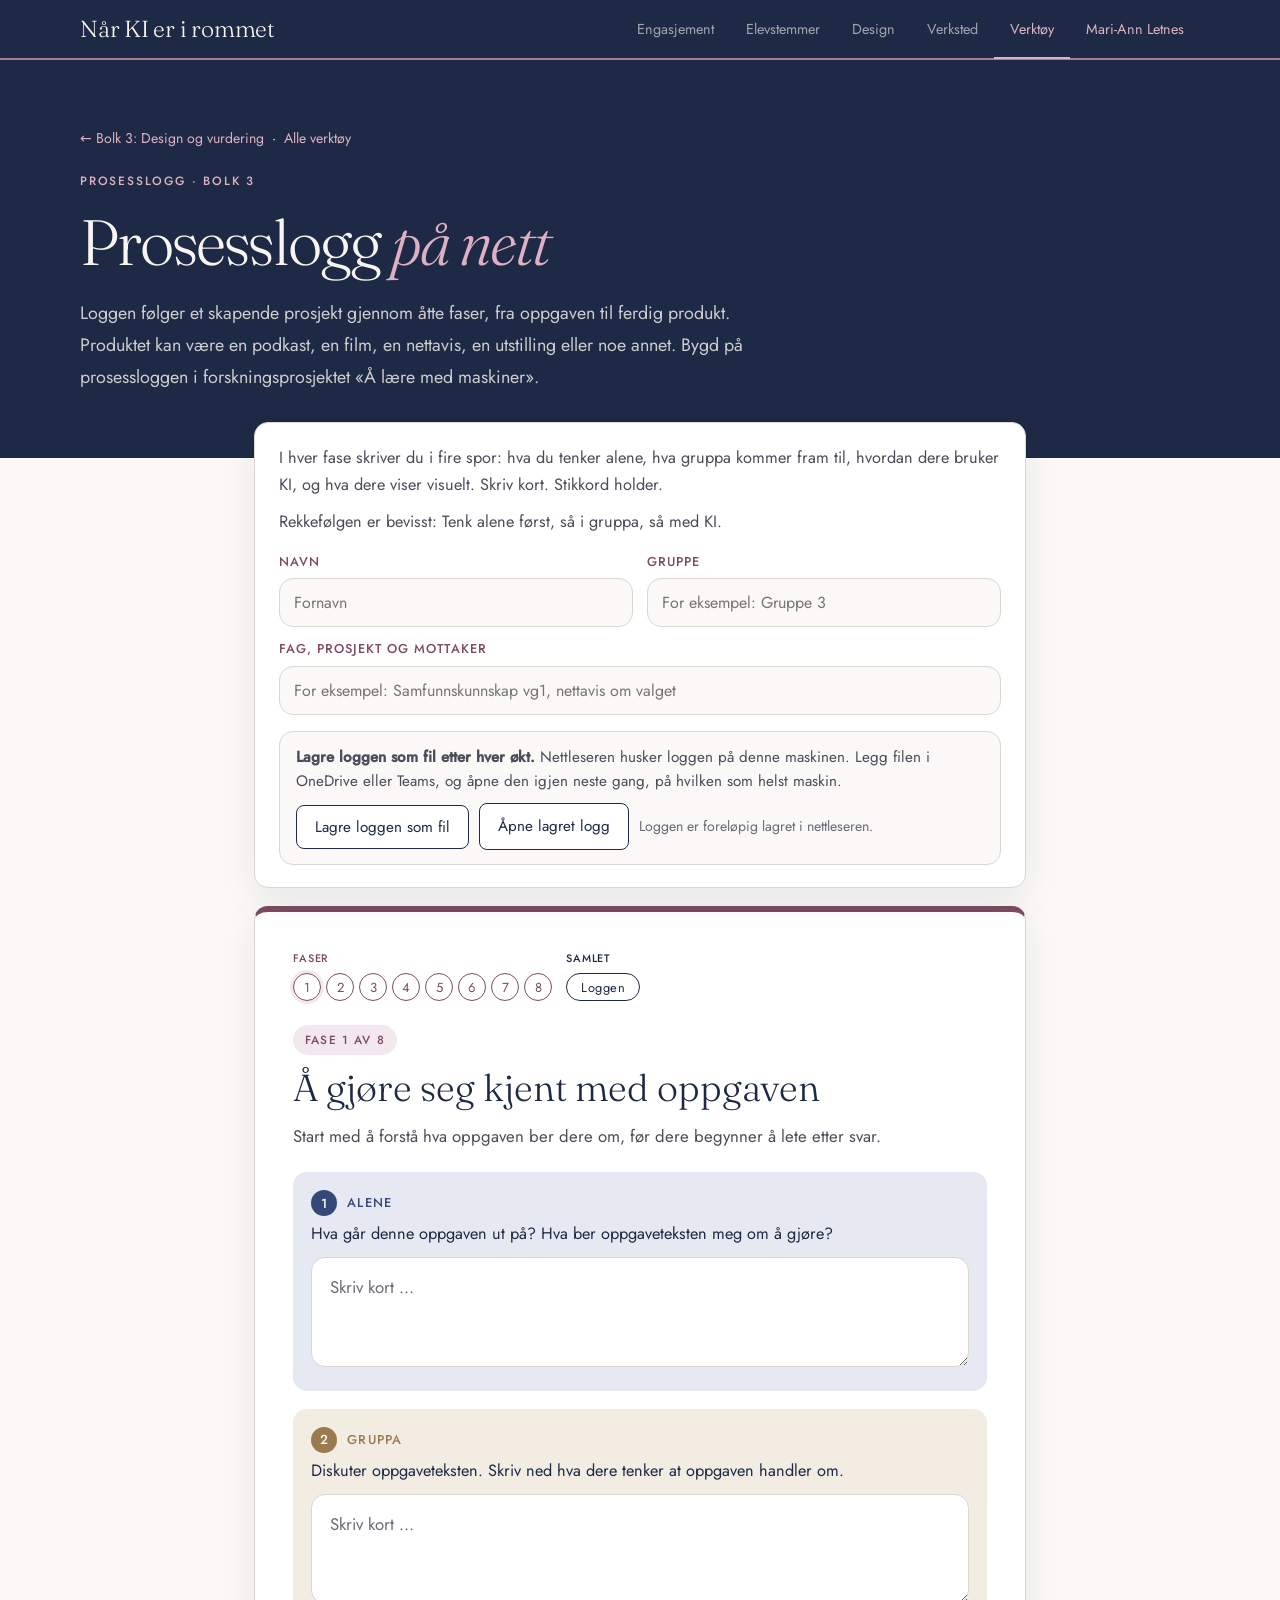
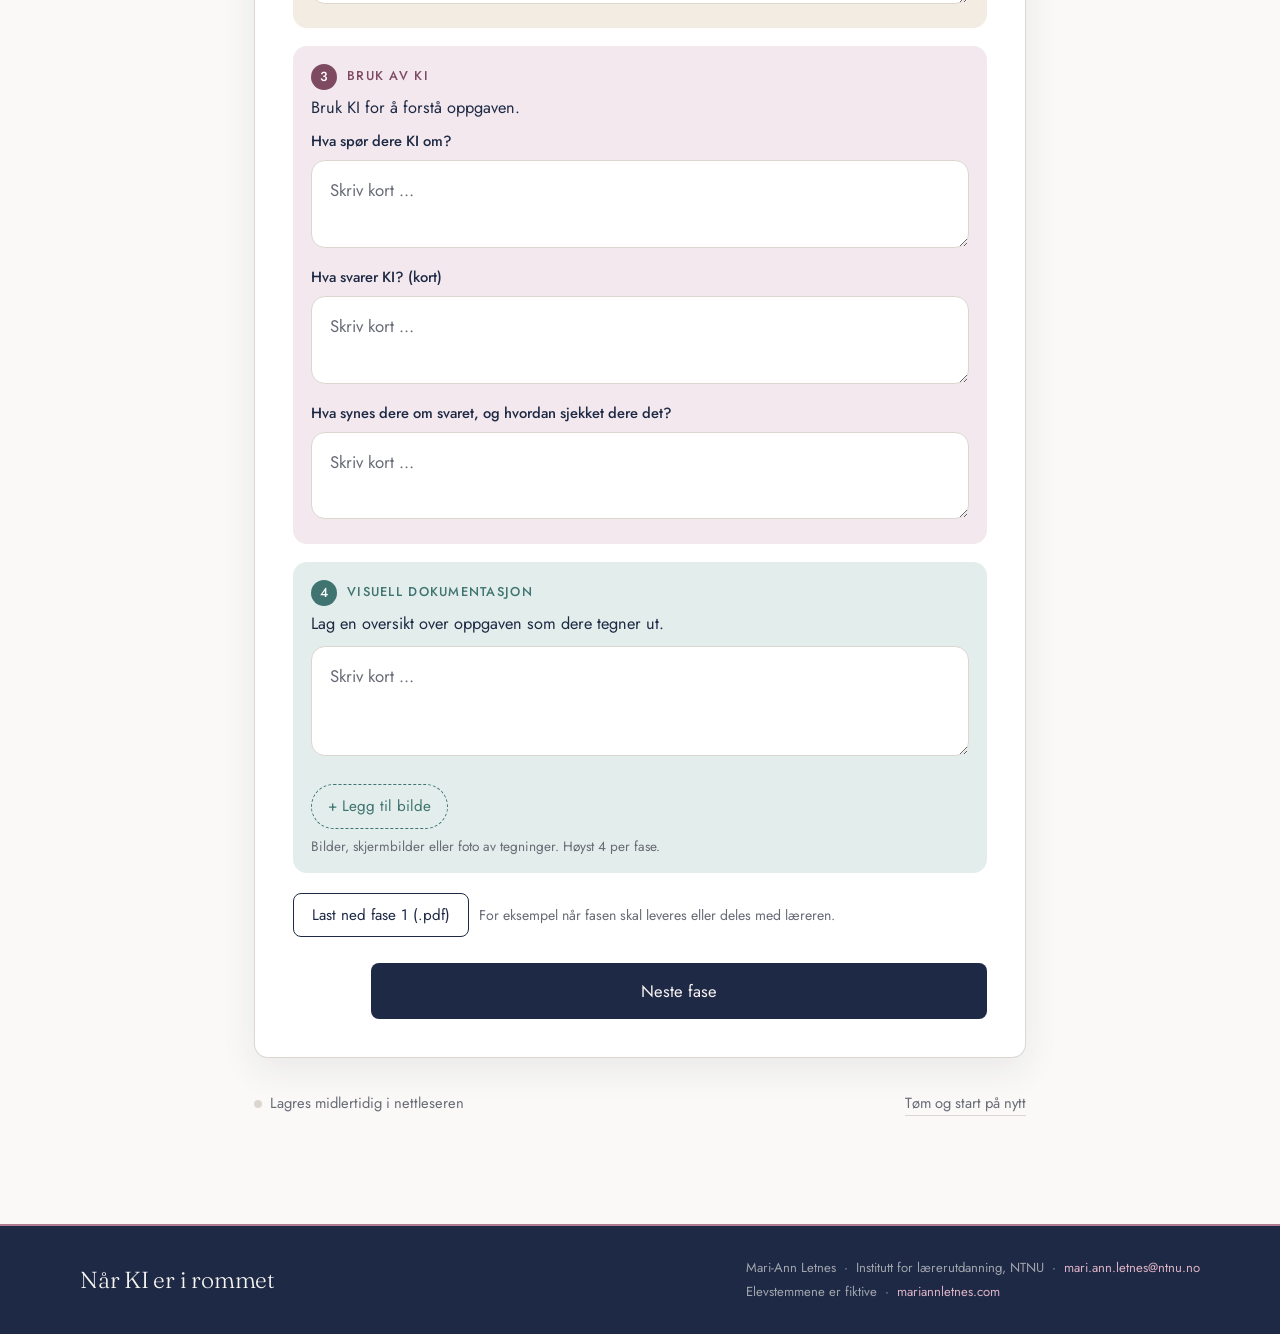
<file: nettlogg.html>
<!DOCTYPE html>
<html lang="nb">
<head>
<meta charset="UTF-8">
<meta name="viewport" content="width=device-width, initial-scale=1">
<title>Prosesslogg på nett — Når KI er i rommet</title>
<meta name="description" content="Prosesslogg i åtte faser for skapende prosjekter, med fire spor i hver fase: alene, i gruppa, med KI og visuelt. Lagres som fil og lastes ned som PDF.">
<meta name="theme-color" content="#1E2A45">
<link rel="icon" type="image/svg+xml" href="../ikon.svg">
<link rel="stylesheet" href="verktoy.css">
<script src="../js/jspdf.umd.min.js"></script>
<style>

/* ============ Tokens ============ */
:root{
  --paper:#FBF9F7;
  --stone:#EDE7E2;
  --surface:#FFFFFF;
  --dark:#332830;
  --plum:#6E4B57;
  --ink:#4A3C43;
  --body:#5E4F55;
  --quiet:#7E6F74;
  --hair:#E6DDD6;
  --hair-stone:#DBD1C9;
  --shadow:0 18px 40px rgba(51,40,48,.08);

  /* De fire fasene i modellen. Turkis og oransje er de samme
     som de to transformasjonssyklusene har i presentasjonen. */
  --start:#6E4B57;  --start-soft:#F4EDEF;
  --c1:#1B8283;     --c1-soft:#E2F3F1;
  --c2:#B85C1A;     --c2-soft:#FCEBDC;
  --all:#6E51A0;    --all-soft:#F0EBF8;
}

/* ============ Grunnlag ============ */
*,*::before,*::after{box-sizing:border-box}
html{-webkit-text-size-adjust:100%}
body{
  margin:0;
  color:var(--body);
  font-family:var(--sans);
  font-size:1.05rem;
  line-height:1.62;
  -webkit-font-smoothing:antialiased;
  -webkit-tap-highlight-color:transparent;
}
h1,h2,h3,p{margin:0}
a{color:inherit}
button{font-family:inherit;cursor:pointer}
input,textarea{font-family:inherit}
:focus-visible{outline:2px solid var(--plum);outline-offset:3px}

.wrap{max-width:780px;margin-inline:auto;width:100%;padding-inline:24px}

/* ============ Innledning og modulfelt ============ */
.intro{
  margin-top:18px;
  padding:22px 24px;
  background:var(--surface);
  border:1px solid var(--hair);
  border-radius:var(--radius-lg);
  box-shadow:var(--shadow);
}
.intro-h1-unused{
  font-family:var(--serif);
  font-weight:300;
  font-size:clamp(1.9rem,4.4vw,2.5rem);
  line-height:1.1;
  color:var(--ink);
  margin-bottom:8px;
}
.intro p{font-size:1.02rem;line-height:1.6}

.module-row{
  margin-top:16px;
  padding-top:16px;
  border-top:1px solid var(--hair);
}
.module-row label{
  display:block;
  font-size:.86rem;
  text-transform:uppercase;
  letter-spacing:.08em;
  font-weight:500;
  color:var(--plum);
  margin-bottom:7px;
}
.module-row input{
  width:100%;
  padding:13px 15px;
  background:var(--paper);
  color:var(--ink);
  border:1px solid var(--hair);
  border-radius:var(--radius-lg);
  font-size:1.02rem;
}
.module-row input::placeholder{color:var(--quiet)}

/* ============ Framdriftssporet ============ */
.track{
  display:flex;
  flex-wrap:wrap;
  align-items:flex-end;
  gap:14px;
  margin-bottom:24px;
}
.phase{--c:var(--plum)}
.phase-name{
  display:block;
  font-size:.68rem;
  text-transform:uppercase;
  letter-spacing:.08em;
  font-weight:500;
  color:var(--c);
  margin-bottom:6px;
  white-space:nowrap;
}
.segs{display:flex;gap:5px}
.seg{
  width:28px;
  height:28px;
  display:grid;
  place-items:center;
  border-radius:50%;
  border:1.5px solid var(--c);
  background:transparent;
  color:var(--c);
  font-size:.82rem;
  padding:0;
  transition:background .18s ease,color .18s ease,box-shadow .18s ease;
}
.seg.filled{background:var(--c);color:#fff}
.seg.current{box-shadow:0 0 0 3px var(--c-soft)}
.seg-plan{
  width:auto;
  padding:0 14px;
  border-radius:999px;
  font-size:.8rem;
  letter-spacing:.04em;
}

/* ============ Kortet ============ */
main{flex:1;padding-bottom:16px}
.card{
  margin-top:18px;
  padding:clamp(24px,4vw,38px);
  background:var(--surface);
  border:1px solid var(--hair);
  border-radius:var(--radius-lg);
  box-shadow:var(--shadow);
  border-top:6px solid var(--c, var(--plum));
}

.kicker{
  display:inline-block;
  font-size:.74rem;
  text-transform:uppercase;
  letter-spacing:.1em;
  font-weight:500;
  color:var(--c);
  background:var(--c-soft);
  padding:5px 12px;
  border-radius:999px;
  margin-bottom:12px;
}
.step-title{
  font-family:var(--serif);
  font-weight:300;
  font-size:clamp(1.7rem,4.4vw,2.35rem);
  line-height:1.12;
  color:var(--ink);
  margin-bottom:14px;
}
.step-desc{
  font-size:1.05rem;
  line-height:1.65;
  margin-bottom:22px;
  max-width:62ch;
}
.prompt{
  font-size:1.06rem;
  color:var(--ink);
  font-weight:500;
  line-height:1.5;
  margin-bottom:12px;
  max-width:62ch;
}
textarea{
  width:100%;
  min-height:170px;
  padding:16px 18px;
  background:var(--paper);
  color:var(--ink);
  border:1px solid var(--hair);
  border-radius:var(--radius-lg);
  font-size:1.05rem;
  line-height:1.6;
  resize:vertical;
  transition:border-color .16s ease;
}
textarea:focus{border-color:var(--c)}
textarea::placeholder{color:var(--quiet)}

/* ============ KI-spørsmålet ============ */
.ki-box{
  margin:0 0 16px;
  padding:14px 16px;
  background:var(--all-soft);
  border-radius:var(--radius-lg);
  max-width:62ch;
}
.ki-label{
  display:block;
  font-size:.72rem;
  text-transform:uppercase;
  letter-spacing:.1em;
  font-weight:500;
  color:var(--all);
  margin-bottom:4px;
}
.ki-text{font-size:1rem;line-height:1.55;color:var(--ink)}

/* ============ Oppsummeringen ============ */
.plan-list{list-style:none;padding:0;margin:0}
.plan-item{
  width:100%;
  text-align:left;
  display:block;
  padding:16px 18px;
  margin-bottom:10px;
  background:var(--paper);
  border:1px solid var(--hair);
  border-left:5px solid var(--c);
  border-radius:0 16px 16px 0;
  transition:background .16s ease;
}
.plan-item:hover{background:var(--c-soft)}
.plan-kicker{
  font-size:.7rem;
  text-transform:uppercase;
  letter-spacing:.08em;
  font-weight:500;
  color:var(--c);
  margin-bottom:3px;
}
.plan-title{
  font-family:var(--serif);
  font-weight:300;
  font-size:1.28rem;
  color:var(--ink);
  margin-bottom:5px;
}
.plan-answer{font-size:1rem;line-height:1.55;white-space:pre-wrap;color:var(--body)}
.plan-empty{font-size:1rem;color:var(--quiet);font-style:italic}

.count{
  font-size:.95rem;
  color:var(--quiet);
  margin-bottom:16px;
}
.summary-note{
  font-size:.94rem;
  color:var(--quiet);
  margin-top:20px;
  line-height:1.6;
}
.download-btn{
  margin-top:16px;
  background:var(--dark);
  color:#F7F1F2;
  border:none;
  font-size:1.02rem;
  padding:15px 28px;
  border-radius:var(--radius-sm);
  transition:background .2s ease;
}
.download-btn:hover{background:var(--ink)}

/* ============ Navigasjon ============ */
.nav-row{
  display:flex;
  align-items:center;
  justify-content:space-between;
  margin-top:26px;
  gap:16px;
}
.btn-next{
  flex:1;
  background:var(--dark);
  color:#F7F1F2;
  border:none;
  font-size:1.04rem;
  padding:16px 30px;
  border-radius:var(--radius-sm);
  text-align:center;
  transition:background .2s ease;
}
.btn-next:hover{background:var(--ink)}
.btn-prev{
  background:transparent;
  border:none;
  color:var(--quiet);
  font-size:1.02rem;
  padding:16px 6px;
}
.btn-prev:disabled{opacity:0;pointer-events:none}
.btn-prev:not(:disabled):hover{color:var(--plum)}

/* ============ Lagring ============ */
.footer-row{
  display:flex;
  justify-content:space-between;
  align-items:center;
  gap:14px;
  flex-wrap:wrap;
  padding-top:18px;
  padding-bottom:36px;
  font-size:.92rem;
  color:var(--quiet);
}
.saved{display:flex;align-items:center;gap:8px}
.saved-dot{
  width:8px;
  height:8px;
  border-radius:50%;
  background:var(--hair-stone);
  transition:background .3s ease;
}
.saved.on .saved-dot{background:#4F7D72}
.restart{
  background:none;
  border:none;
  padding:0 0 2px;
  color:var(--quiet);
  font-size:.92rem;
  box-shadow:inset 0 -1px 0 var(--hair-stone);
}
.restart:hover{color:var(--plum);box-shadow:inset 0 -1px 0 var(--plum)}

/* ============ Mobil ============ */
@media (max-width:620px){
  .wrap{padding-inline:16px}
  .phase-name{display:none}
  .track{gap:9px 11px;align-items:center}
  .seg{width:26px;height:26px;font-size:.78rem}
  /* Må gjenta bredden her, ellers klipper regelen over «Plan»-teksten. */
  .seg-plan{width:auto;height:26px;padding:0 13px;font-size:.74rem}
  .card{border-radius:var(--radius-lg)}
  textarea{min-height:150px}
}

/* ============ Redusert bevegelse ============ */
@media (prefers-reduced-motion:reduce){
  *{transition:none !important}
}

/* ============ Loggens fire spor ============ */
:root{
  --alone:#1B8283; --alone-soft:#E2F3F1;
  --group:#9A7400; --group-soft:#FBF1D6;
  --ki:#6E51A0;    --ki-soft:#F0EBF8;
  --vis:#B85C1A;   --vis-soft:#FCEBDC;
}
.order-note{
  margin-top:14px;
  font-size:.95rem;
  color:var(--quiet);
}
.fields{display:grid;grid-template-columns:1fr 1fr;gap:12px 14px;margin-top:16px}
.fields label{display:block;font-size:.8rem;text-transform:uppercase;letter-spacing:.08em;font-weight:500;color:var(--plum);margin-bottom:6px}
.fields input{width:100%;padding:12px 14px;background:var(--paper);color:var(--ink);border:1px solid var(--hair);border-radius:var(--radius-lg);font-size:1rem}
.fields .wide{grid-column:1 / -1}
.lane{
  margin-top:18px;
  padding:18px 18px 16px;
  border-radius:var(--radius-lg);
  background:var(--lane-soft);
}
.lane-head{display:flex;align-items:center;gap:10px;margin-bottom:6px}
.lane-num{
  width:26px;height:26px;border-radius:50%;
  display:grid;place-items:center;
  background:var(--lane);color:#fff;font-size:.82rem;font-weight:500;flex:none;
}
.lane-title{font-size:.8rem;text-transform:uppercase;letter-spacing:.1em;font-weight:500;color:var(--lane)}
.lane-prompt{font-size:1.02rem;color:var(--ink);line-height:1.5;margin-bottom:10px;max-width:62ch}
.lane textarea{min-height:110px;background:#fff}
.lane textarea:focus{border-color:var(--lane)}
.sub-label{display:block;font-size:.92rem;color:var(--ink);font-weight:500;margin:10px 0 6px}
.sub-label:first-of-type{margin-top:0}
.lane .small{min-height:70px}
.img-row{display:flex;flex-wrap:wrap;gap:10px;margin-top:10px}
.thumb{position:relative;width:110px;height:82px;border-radius:12px;overflow:hidden;border:1px solid var(--hair)}
.thumb img{width:100%;height:100%;object-fit:cover;display:block}
.thumb button{position:absolute;top:4px;right:4px;width:24px;height:24px;border-radius:50%;border:none;background:rgba(51,40,48,.75);color:#fff;font-size:.9rem;line-height:1;padding:0}
.add-img{
  display:inline-flex;align-items:center;gap:8px;
  margin-top:10px;padding:9px 16px;border-radius:999px;
  border:1.5px dashed var(--lane);background:transparent;color:var(--lane);font-size:.95rem;
}
.add-img input{display:none}
.img-note{font-size:.85rem;color:var(--quiet);margin-top:6px}
.sum-phase{margin-bottom:14px;padding:16px 18px;background:var(--paper);border:1px solid var(--hair);border-radius:var(--radius-lg)}
.sum-phase h3{font-family:var(--serif);font-weight:300;font-size:1.3rem;color:var(--ink);margin-bottom:8px}
.sum-row{margin-bottom:8px}
.sum-k{display:block;font-size:.7rem;text-transform:uppercase;letter-spacing:.08em;font-weight:500}
.sum-v{font-size:.98rem;white-space:pre-wrap;color:var(--body)}
.sum-empty{font-size:.95rem;color:var(--quiet);font-style:italic}
/* ============ Filer og fase-nedlasting ============ */
.file-box{
  margin-top:16px;padding:14px 16px;border-radius:var(--radius-lg);
  background:var(--paper);border:1px solid var(--hair);
}
.file-box p{font-size:.95rem;line-height:1.55;margin-bottom:10px}
.file-row{display:flex;flex-wrap:wrap;gap:10px;align-items:center}
.btn-soft{
  background:#fff;color:var(--ink);border:1.5px solid var(--ink);
  font-size:.95rem;padding:10px 18px;border-radius:var(--radius-sm);
}
.btn-soft:hover{background:var(--ink);color:#fff}
.btn-soft input{display:none}
.file-status{font-size:.88rem;color:var(--quiet)}
.phase-dl{margin-top:20px;display:flex;flex-wrap:wrap;gap:10px;align-items:center}
@media (max-width:620px){ .fields{grid-template-columns:1fr} .lane{padding:16px 14px} }

/* ============ Sidens farger (overstyrer verdiene over) ============ */
:root{
  --paper:var(--cream); --stone:var(--lin); --surface:#fff; --dark:var(--marine);
  --plum:var(--mauve-ink); --ink:var(--text); --body:var(--text-soft); --quiet:var(--text-pale);
  --hair:var(--lin-dark); --hair-stone:var(--lin-dark);
  --shadow:0 12px 36px rgba(30,42,69,.08);

  /* fasene i modellen: de to transformasjonssyklusene har samme farger som i presentasjonen, dempet */
  --start:#B07A93; --start-soft:#F3E8ED;
  --c1:#3F7470;    --c1-soft:#E3EEEC;
  --c2:#A8603A;    --c2-soft:#F5E8DF;
  --all:#1E2A45;   --all-soft:#E6E9F1;

  /* de fire sporene i nettloggen */
  --alone:#34497A; --alone-soft:#E6E9F1;
  --group:#9A7B4F; --group-soft:#F2ECE2;
  --ki:#7E4A62;    --ki-soft:#F3E8ED;
  --vis:#3F7470;   --vis-soft:#E3EEEC;
}
body{background:var(--cream);color:var(--text-soft)}
:focus-visible{outline:2px solid var(--mauve);outline-offset:3px}

/* ============ Felles for stegverktøyene ============ */
.tool-wrap{max-width:820px;margin-inline:auto;width:100%;padding-inline:24px}
.tool-intro{margin-top:-2.2rem;position:relative;z-index:2;padding:22px 24px;background:#fff;border:1px solid var(--lin-dark);border-radius:var(--radius-lg);box-shadow:var(--shadow)}
.tool-intro > p{font-size:1.02rem;line-height:1.65;color:var(--text-soft);margin:0}
.tool-intro > p + p{margin-top:.6rem}
.tool-source{font-size:.85rem!important;color:var(--text-pale)!important}
#card{scroll-margin-top:80px}
@media (max-width:720px){#card{scroll-margin-top:12px}}
@media (max-width:620px){.tool-wrap{padding-inline:16px}.tool-intro{margin-top:-1.6rem}}

</style>
</head>
<body>
<a class="skip" href="#innhold">Hopp til innholdet</a>

<nav class="site-nav" aria-label="Hovedmeny">
  <div class="nav-inner">
    <a class="signature" href="../index.html">Når KI er i rommet</a>
    <ul class="nav-links">
      <li><a href="../bolk-1-engasjement.html">Engasjement</a></li>
      <li><a href="../bolk-2-elevstemmer.html">Elevstemmer</a></li>
      <li><a href="../bolk-3-design.html">Design</a></li>
      <li><a href="../bolk-4-verksted.html">Verksted</a></li>
      <li><a href="../index.html#verktoy" aria-current="page">Verktøy</a></li>
      <li><a href="https://mariannletnes.com" class="sub">Mari-Ann Letnes</a></li>
    </ul>
  </div>
</nav>

<header class="v-hero">
  <div class="v-hero-inner">
    <p class="v-crumb"><a href="../bolk-3-design.html">← Bolk 3: Design og vurdering</a> &nbsp;·&nbsp; <a href="../index.html#verktoy">Alle verktøy</a></p>
    <p class="v-kicker">Prosesslogg · Bolk 3</p>
    <h1>Prosesslogg <em>på nett</em></h1>
    <p class="v-desc">Loggen følger et skapende prosjekt gjennom åtte faser, fra oppgaven til ferdig produkt. Produktet kan være en podkast, en film, en nettavis, en utstilling eller noe annet. Bygd på prosessloggen i forskningsprosjektet «Å lære med maskiner».</p>
  </div>
</header>

<div class="wrap tool-wrap">
  <div class="intro tool-intro">
    <p>I hver fase skriver du i fire spor: hva du tenker alene, hva gruppa kommer fram til, hvordan dere bruker KI, og hva dere viser visuelt. Skriv kort. Stikkord holder.</p>
    <p class="order-note">Rekkefølgen er bevisst: Tenk alene først, så i gruppa, så med KI.</p>
    <div class="fields">
      <div><label for="fName">Navn</label><input id="fName" placeholder="Fornavn"></div>
      <div><label for="fGroup">Gruppe</label><input id="fGroup" placeholder="For eksempel: Gruppe 3"></div>
      <div class="wide"><label for="fProject">Fag, prosjekt og mottaker</label><input id="fProject" placeholder="For eksempel: Samfunnskunnskap vg1, nettavis om valget"></div>
    </div>
    <div class="file-box">
      <p><strong>Lagre loggen som fil etter hver økt.</strong> Nettleseren husker loggen på denne maskinen. Legg filen i OneDrive eller Teams, og åpne den igjen neste gang, på hvilken som helst maskin.</p>
      <div class="file-row">
        <button class="btn-soft" type="button" id="saveFileBtn">Lagre loggen som fil</button>
        <label class="btn-soft" id="openFileLbl">Åpne lagret logg<input type="file" id="openFile" accept=".json,application/json"></label>
        <span class="file-status" id="fileStatus"></span>
      </div>
    </div>
  </div>
</div>

<main class="wrap tool-wrap" id="innhold">
  <div class="card" id="card">
    <div class="track" id="track" role="group" aria-label="Faser i loggen"></div>
    <p class="kicker" id="stepKicker"></p>
    <h2 class="step-title" id="stepTitle"></h2>
    <p class="step-desc" id="stepDesc"></p>
    <div id="inputArea"></div>
    <div id="summaryArea"></div>
    <div class="nav-row">
      <button class="btn-prev" type="button" id="prevBtn">Forrige</button>
      <button class="btn-next" type="button" id="nextBtn">Neste</button>
    </div>
  </div>
</main>

<div class="footer-row wrap tool-wrap">
  <span class="saved" id="saved"><span class="saved-dot" aria-hidden="true"></span><span id="savedText">Lagres midlertidig i nettleseren</span></span>
  <button class="restart" type="button" id="restartBtn">Tøm og start på nytt</button>
</div>

<footer class="site-footer">
  <div class="footer-inner">
    <a class="signature" href="../index.html">Når KI er i rommet</a>
    <p class="footer-info">
      Mari-Ann Letnes &nbsp;·&nbsp; Institutt for lærerutdanning, NTNU &nbsp;·&nbsp; <a href="mailto:mari.ann.letnes@ntnu.no">mari.ann.letnes@ntnu.no</a><br>
      Elevstemmene er fiktive &nbsp;·&nbsp; <a href="https://mariannletnes.com">mariannletnes.com</a>
    </p>
  </div>
</footer>

<script>
  /* ============================================================
     De fire sporene i loggen. Fargene brukes på hvert felt.
     ============================================================ */
  var LANES = {
    alone: { title:"Alene", color:"var(--alone)", soft:"var(--alone-soft)" },
    group: { title:"Gruppa", color:"var(--group)", soft:"var(--group-soft)" },
    ki:    { title:"Bruk av KI", color:"var(--ki)", soft:"var(--ki-soft)" },
    vis:   { title:"Visuell dokumentasjon", color:"var(--vis)", soft:"var(--vis-soft)" }
  };
  var KI3 = [
    { key:"kiAsk", label:"Hva spør dere KI om?" },
    { key:"kiAnswer", label:"Hva svarer KI? (kort)" },
    { key:"kiThink", label:"Hva synes dere om svaret, og hvordan sjekket dere det?" }
  ];

  /* Fasene fra loggen i syklus 2. Hver fase har felt i rekkefølge. */
  var phases = [
    { title:"Å gjøre seg kjent med oppgaven", desc:"Start med å forstå hva oppgaven ber dere om, før dere begynner å lete etter svar.",
      lanes:[
        { lane:"alone", prompt:"Hva går denne oppgaven ut på? Hva ber oppgaveteksten meg om å gjøre?" },
        { lane:"group", prompt:"Diskuter oppgaveteksten. Skriv ned hva dere tenker at oppgaven handler om." },
        { lane:"ki", prompt:"Bruk KI for å forstå oppgaven.", ki3:true },
        { lane:"vis", prompt:"Lag en oversikt over oppgaven som dere tegner ut.", img:true }
      ]},
    { title:"Informasjonsinnhenting", desc:"Finn ut hva dere trenger å vite, hvor dere finner det, og hvordan dere sjekker at det stemmer.",
      lanes:[
        { lane:"alone", prompt:"Hva trenger jeg av informasjon for å forstå temaet bedre? Hva skal produktet vårt handle om? Hvilken sjanger eller form ønsker jeg? Se gjerne på eksempler. Skriv i punkter." },
        { lane:"group", prompt:"Hvor skal vi samle informasjon, og hvordan organiserer vi den? Hvordan sikrer vi at informasjonen stemmer? Skriv ned hva gruppa kommer fram til." },
        { lane:"ki", prompt:"Hvordan kan KI hjelpe oss med å hente inn informasjon? Henter vi også informasjon fra andre kilder, og i så fall hvilke?", ki3:true },
        { lane:"vis", prompt:"Skjermbilder av KI-samtaler, oversikt over kilder, tankekart.", img:true }
      ]},
    { title:"Idéutvikling", desc:"Nå skal dere finne fram til ideer og vinkling. Alle ideer er velkomne i denne fasen.",
      lanes:[
        { lane:"alone", prompt:"Hvilke ideer har jeg selv, før vi diskuterer i gruppa?" },
        { lane:"group", prompt:"Hva er gruppas ideer? Hvordan kan vi gjøre produktet engasjerende for mottakeren? Tenk på tittel, åpning, oppbygging og avslutning." },
        { lane:"ki", prompt:"Hvordan kan KI hjelpe oss med ideer?", ki3:true },
        { lane:"vis", title:"Infografikk", prompt:"Tankekart, skisser av ideer og notater fra idémyldring.", img:true }
      ]},
    { title:"Løsningsutvikling", desc:"Velg løsning og fordel arbeidet. Tenk på hvordan dere vil overbevise og engasjere.",
      lanes:[
        { lane:"alone", prompt:"Hvilken måte å formidle temaet på virker mest lovende, og hvorfor? Hva kan jeg bidra med?" },
        { lane:"group", prompt:"Hvilken løsning mener vi er mest realistisk og engasjerende for mottakeren vår? Hvordan fordeler vi arbeidet?" },
        { lane:"ki", prompt:"Hva kan KI hjelpe oss med når vi utformer løsningen?", ki3:true },
        { lane:"vis", title:"Virkemidler", prompt:"Hvilke virkemidler vil vi bruke for å nå mottakeren, for eksempel språk, bilder, lyd eller appellformer, og hvorfor?" }
      ]},
    { title:"Plan for produktet", desc:"Lag planen for selve produktet: et manus, en dreiebok, en disposisjon eller en skisse. Bestem hvem som gjør hva.",
      lanes:[
        { lane:"group", title:"Planen", prompt:"Manus, dreiebok, disposisjon eller skisse. Hva kommer først, i midten og til slutt?", big:true },
        { lane:"group", title:"Hvem gjør hva", prompt:"Fordel roller og oppgaver i gruppa." }
      ]},
    { title:"Produksjon", desc:"Lag produktet, prøv det ut og juster. Forstår noen utenfor gruppa det dere vil si, er dere på god vei.",
      lanes:[
        { lane:"alone", prompt:"Prøv din del på noen utenfor gruppa, for eksempel et familiemedlem. Skjønte de hva du mente? Hva endret du etterpå?" },
        { lane:"group", prompt:"Hvordan gjennomførte vi produksjonen? Hva justerte vi underveis? Prioriter det som betyr mest for mottakeren, og la småfeil ligge." },
        { lane:"ki", prompt:"Hva kunne KI hjelpe oss med i produksjonen?", ki3:true },
        { lane:"vis", prompt:"Bilder fra produksjonen, skjermbilder eller skisser.", img:true }
      ]},
    { title:"Tilbakeblikk", desc:"Se tilbake på hvordan arbeidet gikk, både for deg og for gruppa.",
      lanes:[
        { lane:"alone", prompt:"Hvordan gikk gjennomføringen og arbeidsfordelingen? Hva kunne vært gjort annerledes?" },
        { lane:"group", prompt:"Hvordan vurderer vi som gruppe arbeidet vårt? Hva er vi mest fornøyd med, og hva er vi minst fornøyd med?" },
        { lane:"ki", prompt:"Hvordan har KI hjulpet oss med å lage produktet? Hvordan hadde det vært uten KI?" },
        { lane:"vis", prompt:"Legg ved det som viser prosessen best.", img:true }
      ]},
    { title:"Refleksjon over egen læring", desc:"Til slutt: Hva har du lært, og hvordan lærte du det?",
      lanes:[
        { lane:"alone", prompt:"Hva lærte du av å jobbe alene?" },
        { lane:"group", prompt:"Hvordan var det å lære når dere diskuterte sammen i gruppa?" },
        { lane:"ki", prompt:"Hvordan var det å lære når du eller dere «snakket» med KI? Hjalp KI deg til å forstå, eller kom KI i veien?" },
        { lane:"vis", prompt:"Legg ved noe som viser hva du har forstått.", img:true }
      ]}
  ];

  var data = { meta:{name:"",group:"",project:""}, ans:{}, imgs:{} };
  var current = 0;
  var totalSteps = phases.length + 1;
  var MAX_IMG = 4;

  var $ = function(id){ return document.getElementById(id); };
  var cardEl=$('card'), trackEl=$('track'), kickerEl=$('stepKicker'), titleEl=$('stepTitle'), descEl=$('stepDesc'),
      inputArea=$('inputArea'), summaryArea=$('summaryArea'), prevBtn=$('prevBtn'), nextBtn=$('nextBtn'),
      savedEl=$('saved'), savedText=$('savedText');

  /* ============ Lagring i nettleseren ============ */
  var STORE_KEY='prosesslogg-med-ki-v1', saveTimer=null, flashTimer=null;
  function loadSaved(){
    try{
      var raw=localStorage.getItem(STORE_KEY); if(!raw) return;
      var d=JSON.parse(raw);
      if(d && d.meta) data.meta=d.meta;
      if(d && d.ans) data.ans=d.ans;
      if(d && d.imgs) data.imgs=d.imgs;
    }catch(e){}
  }
  function saveSoon(){ if(saveTimer) clearTimeout(saveTimer); saveTimer=setTimeout(saveNow,400); }
  function saveNow(){
    try{
      localStorage.setItem(STORE_KEY, JSON.stringify(data));
      savedEl.classList.add('on'); savedText.textContent='Lagret';
      if(flashTimer) clearTimeout(flashTimer);
      flashTimer=setTimeout(function(){ savedEl.classList.remove('on'); savedText.textContent='Lagres midlertidig i nettleseren'; },1600);
    }catch(e){
      savedText.textContent='Nettleseren er full. Fjern et bilde, eller last ned loggen nå.';
    }
  }
  function key(p,i,sub){ return p+'-'+i+(sub?'-'+sub:''); }
  function val(k){ return data.ans[k] || ''; }
  function phaseFilled(p){
    for(var k in data.ans){ if(k.indexOf(p+'-')===0 && (data.ans[k]||'').trim()!=='') return true; }
    for(var j in data.imgs){ if(j.indexOf(p+'-')===0 && data.imgs[j].length) return true; }
    return false;
  }

  /* ============ Framdriftssporet ============ */
  function renderTrack(){
    trackEl.innerHTML='';
    var g=document.createElement('div'); g.className='phase';
    g.style.setProperty('--c','var(--plum)'); g.style.setProperty('--c-soft','var(--start-soft)');
    var n=document.createElement('span'); n.className='phase-name'; n.textContent='Faser'; g.appendChild(n);
    var segs=document.createElement('div'); segs.className='segs';
    phases.forEach(function(ph,i){
      var b=document.createElement('button'); b.type='button';
      var f=phaseFilled(i);
      b.className='seg'+(f?' filled':'')+(i===current?' current':'');
      b.textContent=i+1;
      b.setAttribute('aria-label','Fase '+(i+1)+': '+ph.title+(f?' — påbegynt':' — tom'));
      if(i===current) b.setAttribute('aria-current','step');
      b.addEventListener('click',function(){ current=i; render(); });
      segs.appendChild(b);
    });
    g.appendChild(segs); trackEl.appendChild(g);
    var l=document.createElement('div'); l.className='phase';
    l.style.setProperty('--c','var(--dark)'); l.style.setProperty('--c-soft','var(--hair)');
    var ln=document.createElement('span'); ln.className='phase-name'; ln.textContent='Samlet'; l.appendChild(ln);
    var s2=document.createElement('div'); s2.className='segs';
    var pb=document.createElement('button'); pb.type='button';
    pb.className='seg seg-plan'+(current===phases.length?' filled current':'');
    pb.textContent='Loggen'; pb.setAttribute('aria-label','Se hele loggen');
    pb.addEventListener('click',function(){ current=phases.length; render(); });
    s2.appendChild(pb); l.appendChild(s2); trackEl.appendChild(l);
  }

  /* ============ Bilder ============ */
  function compress(file, cb){
    var r=new FileReader();
    r.onload=function(){
      var im=new Image();
      im.onload=function(){
        var max=1100, w=im.width, h=im.height, sc=Math.min(1, max/Math.max(w,h));
        var c=document.createElement('canvas'); c.width=Math.round(w*sc); c.height=Math.round(h*sc);
        var ctx=c.getContext('2d'); ctx.fillStyle='#fff'; ctx.fillRect(0,0,c.width,c.height); ctx.drawImage(im,0,0,c.width,c.height);
        cb(c.toDataURL('image/jpeg',0.72), c.width, c.height);
      };
      im.onerror=function(){ cb(null); };
      im.src=r.result;
    };
    r.readAsDataURL(file);
  }
  function imgBlock(k, wrap){
    var row=document.createElement('div'); row.className='img-row';
    (data.imgs[k]||[]).forEach(function(im,idx){
      var t=document.createElement('div'); t.className='thumb';
      var i=document.createElement('img'); i.src=im.src; i.alt='Bilde '+(idx+1);
      var x=document.createElement('button'); x.type='button'; x.textContent='×'; x.setAttribute('aria-label','Fjern bilde '+(idx+1));
      x.addEventListener('click',function(){ data.imgs[k].splice(idx,1); saveNow(); render(); });
      t.appendChild(i); t.appendChild(x); row.appendChild(t);
    });
    wrap.appendChild(row);
    if((data.imgs[k]||[]).length < MAX_IMG){
      var lab=document.createElement('label'); lab.className='add-img';
      lab.appendChild(document.createTextNode('+ Legg til bilde'));
      var inp=document.createElement('input'); inp.type='file'; inp.accept='image/*';
      inp.addEventListener('change',function(){
        var f=inp.files && inp.files[0]; if(!f) return;
        compress(f,function(src,w,h){
          if(!src) return;
          data.imgs[k]=data.imgs[k]||[]; data.imgs[k].push({src:src,w:w,h:h});
          saveNow(); render();
        });
      });
      lab.appendChild(inp); wrap.appendChild(lab);
    }
    var note=document.createElement('p'); note.className='img-note';
    note.textContent='Bilder, skjermbilder eller foto av tegninger. Høyst '+MAX_IMG+' per fase.';
    wrap.appendChild(note);
  }

  /* ============ Felt ============ */
  function textarea(k, cls){
    var ta=document.createElement('textarea'); if(cls) ta.className=cls;
    ta.value=val(k); ta.placeholder='Skriv kort …';
    ta.addEventListener('input',function(){ data.ans[k]=ta.value; saveSoon(); renderTrack(); });
    return ta;
  }
  function laneEl(p, i, L, n){
    var meta=LANES[L.lane];
    var box=document.createElement('section'); box.className='lane';
    box.style.setProperty('--lane',meta.color); box.style.setProperty('--lane-soft',meta.soft);
    var head=document.createElement('div'); head.className='lane-head';
    var num=document.createElement('span'); num.className='lane-num'; num.textContent=n;
    var t=document.createElement('span'); t.className='lane-title'; t.textContent=L.title||meta.title;
    head.appendChild(num); head.appendChild(t); box.appendChild(head);
    var pr=document.createElement('p'); pr.className='lane-prompt'; pr.textContent=L.prompt; box.appendChild(pr);
    if(L.ki3){
      KI3.forEach(function(s){
        var lab=document.createElement('label'); lab.className='sub-label'; lab.textContent=s.label;
        var ta=textarea(key(p,i,s.key),'small'); lab.htmlFor=ta.id='f-'+key(p,i,s.key);
        box.appendChild(lab); box.appendChild(ta);
      });
    } else {
      var ta=textarea(key(p,i), L.big?'':''); if(L.big) ta.style.minHeight='260px';
      ta.setAttribute('aria-label',(L.title||meta.title)+': '+L.prompt);
      box.appendChild(ta);
    }
    if(L.img) imgBlock(key(p,i,'img'), box);
    return box;
  }

  /* ============ Samlet logg ============ */
  function laneTexts(p,i,L){
    var out=[];
    if(L.ki3){ KI3.forEach(function(s){ var v=val(key(p,i,s.key)); if(v.trim()) out.push(s.label+' '+v); }); }
    else { var v=val(key(p,i)); if(v.trim()) out.push(v); }
    return out;
  }
  function renderSummary(){
    summaryArea.innerHTML='';
    phases.forEach(function(ph,p){
      var box=document.createElement('div'); box.className='sum-phase';
      var h=document.createElement('h3'); h.textContent=(p+1)+'. '+ph.title; box.appendChild(h);
      var any=false;
      ph.lanes.forEach(function(L,i){
        var meta=LANES[L.lane], txt=laneTexts(p,i,L), ims=data.imgs[key(p,i,'img')]||[];
        if(!txt.length && !ims.length) return;
        any=true;
        var r=document.createElement('div'); r.className='sum-row';
        var k=document.createElement('span'); k.className='sum-k'; k.style.color=meta.color; k.textContent=L.title||meta.title;
        var v=document.createElement('span'); v.className='sum-v'; v.style.display='block'; v.textContent=txt.join('\n');
        r.appendChild(k); r.appendChild(v);
        if(ims.length){ var row=document.createElement('div'); row.className='img-row'; ims.forEach(function(im){ var t=document.createElement('div'); t.className='thumb'; var i2=document.createElement('img'); i2.src=im.src; i2.alt=''; t.appendChild(i2); row.appendChild(t); }); r.appendChild(row); }
        box.appendChild(r);
      });
      if(!any){ var e=document.createElement('p'); e.className='sum-empty'; e.textContent='Står åpent.'; box.appendChild(e); }
      box.addEventListener('click',function(ev){ if(ev.target.tagName!=='BUTTON'){ current=p; render(); showCard(); } });
      box.style.cursor='pointer';
      summaryArea.appendChild(box);
    });
    var note=document.createElement('p'); note.className='summary-note';
    note.textContent='Husk å lagre loggen som fil (øverst på siden) etter hver økt. PDF-en er til innlevering og deling.';
    summaryArea.appendChild(note);
    var dl=document.createElement('button'); dl.type='button'; dl.className='download-btn'; dl.textContent='Last ned loggen (.pdf)';
    dl.addEventListener('click',function(){ download(); }); summaryArea.appendChild(dl);
  }

  /* ============ Lagre og åpne fil ============ */
  function slug(t){ return (t||'').toLowerCase().replace(/[æ]/g,'ae').replace(/[ø]/g,'o').replace(/[å]/g,'a').replace(/[^a-z0-9]+/g,'-').replace(/^-|-$/g,''); }
  function today(){ var d=new Date(); return d.getFullYear()+'-'+('0'+(d.getMonth()+1)).slice(-2)+'-'+('0'+d.getDate()).slice(-2); }
  function fileBase(){ var n=slug(data.meta.name); return 'prosesslogg'+(n?'-'+n:''); }
  function updateFileStatus(){
    var el=$('fileStatus');
    el.textContent = data.meta.lastFile ? 'Sist lagret som fil: '+data.meta.lastFile : 'Loggen er foreløpig lagret i nettleseren.';
  }
  function saveFile(){
    var d=new Date();
    data.meta.lastFile=today()+' kl. '+('0'+d.getHours()).slice(-2)+':'+('0'+d.getMinutes()).slice(-2);
    saveNow(); updateFileStatus();
    var out={ type:'prosesslogg-med-ki', version:1, saved:new Date().toISOString(), data:data };
    var blob=new Blob([JSON.stringify(out)],{type:'application/json'}), url=URL.createObjectURL(blob), a=document.createElement('a');
    a.href=url; a.download=fileBase()+'-'+today()+'.json'; document.body.appendChild(a); a.click(); document.body.removeChild(a); URL.revokeObjectURL(url);
  }
  function openFile(file){
    var r=new FileReader();
    r.onload=function(){
      try{
        var o=JSON.parse(r.result);
        if(!o || o.type!=='prosesslogg-med-ki' || !o.data) throw new Error('feil');
        var hasData=Object.keys(data.ans).some(function(k){ return (data.ans[k]||'').trim(); });
        if(hasData && !confirm('Dette erstatter loggen som ligger i nettleseren nå med loggen fra filen. Vil du fortsette?')) return;
        data={ meta:o.data.meta||{}, ans:o.data.ans||{}, imgs:o.data.imgs||{} };
        $('fName').value=data.meta.name||''; $('fGroup').value=data.meta.group||''; $('fProject').value=data.meta.project||'';
        saveNow(); updateFileStatus(); current=0; render();
        $('fileStatus').textContent='Loggen er åpnet. Fortsett der du slapp.';
      }catch(e){
        $('fileStatus').textContent='Velg en loggfil som er lagret fra denne siden.';
      }
    };
    r.readAsText(file);
  }

  /* ============ Nedlasting ============ */
  function download(only){ if(window.jspdf && window.jspdf.jsPDF){ pdf(only); } else { txt(only); } }
  function pdf(only){
    var list = (typeof only==='number') ? [only] : phases.map(function(_,i){ return i; });
    var doc=new window.jspdf.jsPDF(), m=18, W=doc.internal.pageSize.getWidth()-m*2, bottom=282, y=22;
    function need(h){ if(y+h>bottom){ doc.addPage(); y=22; } }
    function para(t,size,style,rgb,lead){
      doc.setFont('helvetica',style||'normal'); doc.setFontSize(size); doc.setTextColor(rgb[0],rgb[1],rgb[2]);
      doc.splitTextToSize(t,W).forEach(function(line){ need(lead); doc.text(line,m,y); y+=lead; });
    }
    para(typeof only==='number' ? 'Prosesslogg med KI · fase '+(only+1)+' av '+phases.length : 'Prosesslogg med KI',17,'bold',[20,20,20],8);
    var meta=[data.meta.name,data.meta.group,data.meta.project].filter(function(s){return (s||'').trim();}).join(' · ');
    if(meta) para(meta,11,'normal',[70,70,70],6);
    para('Lastet ned '+today()+'. Bygd på prosessloggen i «Å lære med maskiner» (Letnes).',9,'normal',[120,120,120],5);
    y+=6;
    var col={alone:[27,130,131],group:[154,116,0],ki:[110,81,160],vis:[184,92,26]};
    list.forEach(function(p){
      var ph=phases[p];
      need(16); para((p+1)+'. '+ph.title,13,'bold',[20,20,20],7); y+=1;
      ph.lanes.forEach(function(L,i){
        var t=laneTexts(p,i,L), ims=data.imgs[key(p,i,'img')]||[];
        para((L.title||LANES[L.lane].title).toUpperCase(),8,'bold',col[L.lane],5);
        if(t.length){ t.forEach(function(s){ para(s,10.5,'normal',[50,50,50],5.4); }); }
        else if(!ims.length){ para('(står åpent)',10,'italic',[150,150,150],5); }
        ims.forEach(function(im){
          var w=Math.min(80,W), h=w*im.h/im.w; if(h>70){ h=70; w=h*im.w/im.h; }
          need(h+3); try{ doc.addImage(im.src,'JPEG',m,y,w,h); }catch(e){} y+=h+3;
        });
        y+=3;
      });
      y+=4;
    });
    doc.save(fileBase()+(typeof only==='number' ? '-fase-'+(only+1) : '')+'.pdf');
  }
  function txt(only){
    var list = (typeof only==='number') ? [only] : phases.map(function(_,i){ return i; });
    var L=['Prosesslogg med KI', [data.meta.name,data.meta.group,data.meta.project].join(' · '), ''];
    list.forEach(function(p){
      var ph=phases[p];
      L.push((p+1)+'. '+ph.title);
      ph.lanes.forEach(function(ln,i){ L.push((ln.title||LANES[ln.lane].title)+':'); var t=laneTexts(p,i,ln); L.push(t.length?t.join('\n'):'(står åpent)'); });
      L.push('');
    });
    var blob=new Blob([L.join('\n')],{type:'text/plain;charset=utf-8'}), url=URL.createObjectURL(blob), a=document.createElement('a');
    a.href=url; a.download=fileBase()+(typeof only==='number' ? '-fase-'+(only+1) : '')+'.txt'; document.body.appendChild(a); a.click(); document.body.removeChild(a); URL.revokeObjectURL(url);
  }

  /* ============ Tegning ============ */
  function render(){
    renderTrack();
    if(current===phases.length){
      cardEl.style.setProperty('--c','var(--dark)'); cardEl.style.setProperty('--c-soft','var(--hair)');
      kickerEl.textContent='Samlet'; titleEl.textContent='Hele loggen'; descEl.textContent='Slik ser loggen ut så langt. Trykk på en fase for å gå tilbake og skrive mer.';
      inputArea.innerHTML=''; renderSummary(); summaryArea.style.display='block';
      prevBtn.disabled=false; nextBtn.style.display='none'; return;
    }
    var ph=phases[current];
    cardEl.style.setProperty('--c','var(--plum)'); cardEl.style.setProperty('--c-soft','var(--start-soft)');
    kickerEl.textContent='Fase '+(current+1)+' av '+phases.length;
    titleEl.textContent=ph.title; descEl.textContent=ph.desc;
    summaryArea.style.display='none'; summaryArea.innerHTML=''; inputArea.innerHTML='';
    ph.lanes.forEach(function(L,i){ inputArea.appendChild(laneEl(current,i,L,i+1)); });
    var pd=document.createElement('div'); pd.className='phase-dl';
    var pb=document.createElement('button'); pb.type='button'; pb.className='btn-soft';
    pb.textContent='Last ned fase '+(current+1)+' (.pdf)';
    (function(p){ pb.addEventListener('click',function(){ download(p); }); })(current);
    var ps=document.createElement('span'); ps.className='file-status'; ps.textContent='For eksempel når fasen skal leveres eller deles med læreren.';
    pd.appendChild(pb); pd.appendChild(ps); inputArea.appendChild(pd);
    prevBtn.disabled=(current===0); nextBtn.style.display='block';
    nextBtn.textContent=(current===phases.length-1)?'Se hele loggen':'Neste fase';
  }

  [['fName','name'],['fGroup','group'],['fProject','project']].forEach(function(p){
    var el=$(p[0]); el.addEventListener('input',function(){ data.meta[p[1]]=el.value; saveSoon(); });
  });
  function showCard(){ var c=document.getElementById('card'); try{ c.scrollIntoView({behavior:'smooth',block:'start'}); }catch(e){ c.scrollIntoView(); } }
  prevBtn.addEventListener('click',function(){ if(current>0){ current--; render(); showCard(); } });
  nextBtn.addEventListener('click',function(){ if(current<totalSteps-1){ current++; render(); showCard(); } });
  $('restartBtn').addEventListener('click',function(){
    if(!confirm('Dette sletter hele loggen på denne enheten. Er du sikker?')) return;
    data={meta:{name:"",group:"",project:""},ans:{},imgs:{}};
    try{ localStorage.removeItem(STORE_KEY); }catch(e){}
    $('fName').value=''; $('fGroup').value=''; $('fProject').value=''; current=0; render();
  });

  $('saveFileBtn').addEventListener('click',saveFile);
  $('openFile').addEventListener('change',function(){ var f=this.files && this.files[0]; if(f) openFile(f); this.value=''; });

  loadSaved();
  $('fName').value=data.meta.name||''; $('fGroup').value=data.meta.group||''; $('fProject').value=data.meta.project||'';
  updateFileStatus();
  render();
</script>
</body>
</html>
</file>
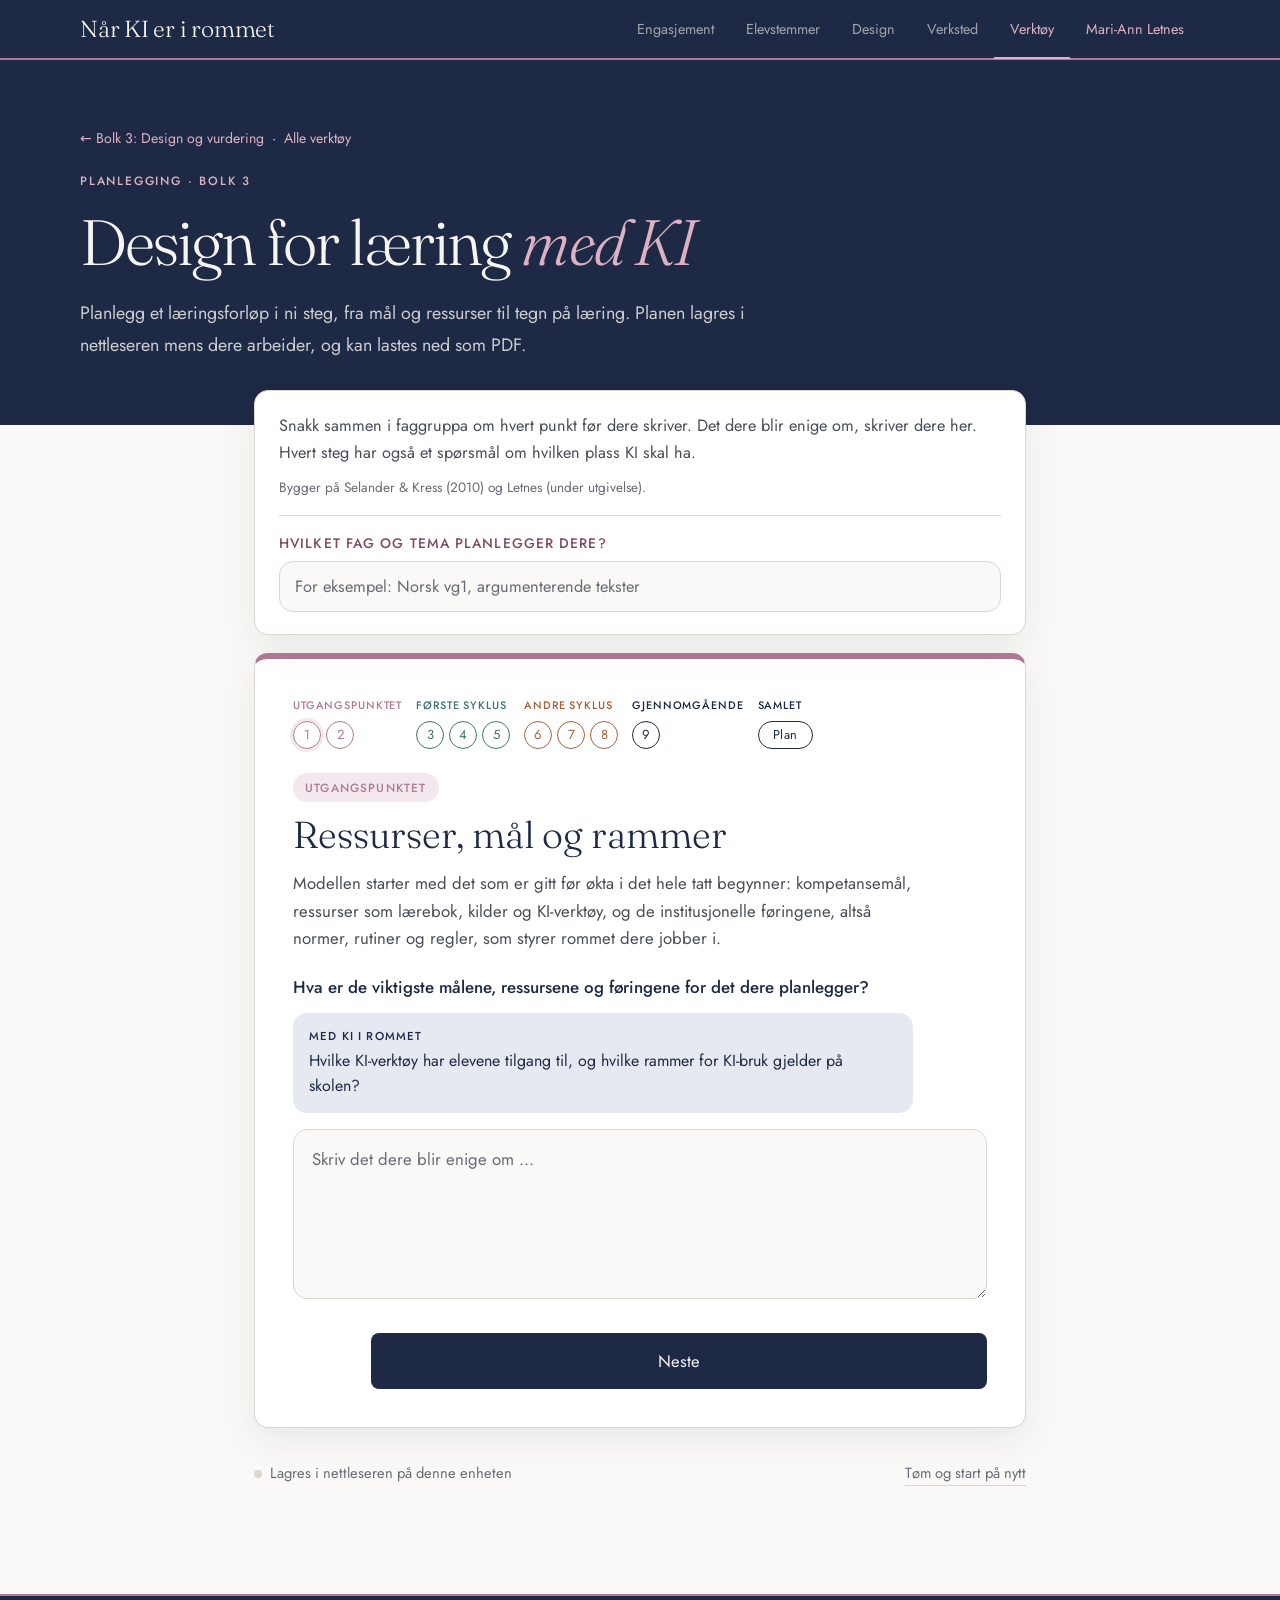
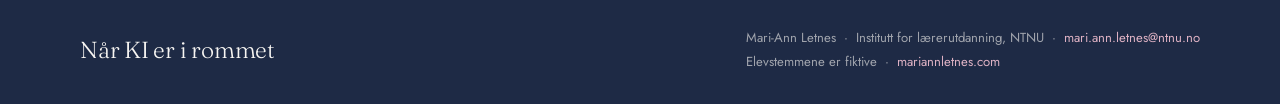
<file: planlegging.html>
<!DOCTYPE html>
<html lang="nb">
<head>
<meta charset="UTF-8">
<meta name="viewport" content="width=device-width, initial-scale=1">
<title>Planlegging: design for læring med KI — Når KI er i rommet</title>
<meta name="description" content="Interaktivt planleggingsverktøy for lærere, bygd på Selander og Kress’ modell for design av en læringssekvens, med et spørsmål om KI i hvert steg.">
<meta name="theme-color" content="#1E2A45">
<link rel="icon" type="image/svg+xml" href="../ikon.svg">
<link rel="stylesheet" href="verktoy.css">
<script src="../js/jspdf.umd.min.js"></script>
<style>

/* Skriftene ligger lokalt i fonts/, så ingen besøkende sendes videre til Google. */
/* ============ Tokens ============ */
:root{
  /* Samme palett som ressursportalen «Læring i en digital tid» */
  --paper:#f0ece2;
  --stone:#f0ece2;
  --surface:#fffdf8;
  --dark:#1e2a45;
  --plum:#9e7a8a;
  --ink:#1e2a45;
  --body:#555250;
  --quiet:#5a5650;
  --hair:#d9d5cc;
  --hair-stone:#cac6bc;
  --shadow:0 15px 40px rgba(30,42,69,.07);

  /* De fire fasene i modellen. Turkis og oransje er de samme
     som de to transformasjonssyklusene har i presentasjonen. */
  --start:#9e7a8a;  --start-soft:#eee3e8;
  --c1:#4f7d72;     --c1-soft:#e4ebe6;
  --c2:#b0643a;     --c2-soft:#f3e6dc;
  --all:#1e2a45;    --all-soft:#e3e5ea;
}

/* ============ Grunnlag ============ */
*,*::before,*::after{box-sizing:border-box}
html{-webkit-text-size-adjust:100%}
body{
  margin:0;
  background:var(--paper);
  color:var(--body);
  font-family:var(--sans);
  font-weight:400;
  font-size:1.05rem;
  line-height:1.62;
  -webkit-font-smoothing:antialiased;
  -webkit-tap-highlight-color:transparent;
}
h1,h2,h3,p{margin:0}
a{color:inherit}
button{font-family:inherit;cursor:pointer}
input,textarea{font-family:inherit}
:focus-visible{outline:3px solid #c6794d;outline-offset:3px}

.wrap{max-width:780px;margin-inline:auto;width:100%;padding-inline:24px}

/* ============ Innledning og modulfelt ============ */
.intro{
  margin-top:18px;
  padding:22px 24px;
  background:var(--surface);
  border:1px solid var(--hair);
  border-radius:var(--radius-lg);
  box-shadow:var(--shadow);
}
.intro-h1-unused{
  font-family:var(--serif);
  font-weight:300;
  font-size:clamp(1.9rem,4.4vw,2.5rem);
  line-height:1.1;
  color:var(--ink);
  margin-bottom:8px;
}
.intro p{font-size:1.02rem;line-height:1.6}

.module-row{
  margin-top:16px;
  padding-top:16px;
  border-top:1px solid var(--hair);
}
.module-row label{
  display:block;
  font-size:.86rem;
  text-transform:uppercase;
  letter-spacing:.08em;
  font-weight:500;
  color:var(--plum);
  margin-bottom:7px;
}
.module-row input{
  width:100%;
  padding:13px 15px;
  background:var(--paper);
  color:var(--ink);
  border:1px solid var(--hair);
  border-radius:var(--radius-lg);
  font-size:1.02rem;
}
.module-row input::placeholder{color:var(--quiet)}

/* ============ Framdriftssporet ============ */
.track{
  display:flex;
  flex-wrap:wrap;
  align-items:flex-end;
  gap:14px;
  margin-bottom:24px;
}
.phase{--c:var(--plum)}
.phase-name{
  display:block;
  font-size:.68rem;
  text-transform:uppercase;
  letter-spacing:.08em;
  font-weight:500;
  color:var(--c);
  margin-bottom:6px;
  white-space:nowrap;
}
.segs{display:flex;gap:5px}
.seg{
  width:28px;
  height:28px;
  display:grid;
  place-items:center;
  border-radius:50%;
  border:1.5px solid var(--c);
  background:transparent;
  color:var(--c);
  font-size:.82rem;
  padding:0;
  transition:background .18s ease,color .18s ease,box-shadow .18s ease;
}
.seg.filled{background:var(--c);color:#fff}
.seg.current{box-shadow:0 0 0 3px var(--c-soft)}
.seg-plan{
  width:auto;
  padding:0 14px;
  border-radius:999px;
  font-size:.8rem;
  letter-spacing:.04em;
}

/* ============ Kortet ============ */
main{flex:1;padding-bottom:16px}
.card{
  margin-top:18px;
  padding:clamp(24px,4vw,38px);
  background:var(--surface);
  border:1px solid var(--hair);
  border-radius:var(--radius-lg);
  box-shadow:var(--shadow);
  border-top:6px solid var(--c, var(--plum));
}

.kicker{
  display:inline-block;
  font-size:.74rem;
  text-transform:uppercase;
  letter-spacing:.1em;
  font-weight:500;
  color:var(--c);
  background:var(--c-soft);
  padding:5px 12px;
  border-radius:999px;
  margin-bottom:12px;
}
.step-title{
  font-family:var(--serif);
  font-weight:300;
  font-size:clamp(1.7rem,4.4vw,2.35rem);
  line-height:1.12;
  color:var(--ink);
  margin-bottom:14px;
}
.step-desc{
  font-size:1.05rem;
  line-height:1.65;
  margin-bottom:22px;
  max-width:62ch;
}
.prompt{
  font-size:1.06rem;
  color:var(--ink);
  font-weight:500;
  line-height:1.5;
  margin-bottom:12px;
  max-width:62ch;
}
textarea{
  width:100%;
  min-height:170px;
  padding:16px 18px;
  background:var(--paper);
  color:var(--ink);
  border:1px solid var(--hair);
  border-radius:var(--radius-lg);
  font-size:1.05rem;
  line-height:1.6;
  resize:vertical;
  transition:border-color .16s ease;
}
textarea:focus{border-color:var(--c)}
textarea::placeholder{color:var(--quiet)}

/* ============ KI-spørsmålet ============ */
.ki-box{
  margin:0 0 16px;
  padding:14px 16px;
  background:var(--all-soft);
  border-radius:var(--radius-lg);
  max-width:62ch;
}
.ki-label{
  display:block;
  font-size:.72rem;
  text-transform:uppercase;
  letter-spacing:.1em;
  font-weight:500;
  color:var(--all);
  margin-bottom:4px;
}
.ki-text{font-size:1rem;line-height:1.55;color:var(--ink)}

/* ============ Oppsummeringen ============ */
.plan-list{list-style:none;padding:0;margin:0}
.plan-item{
  width:100%;
  text-align:left;
  display:block;
  padding:16px 18px;
  margin-bottom:10px;
  background:var(--paper);
  border:1px solid var(--hair);
  border-left:5px solid var(--c);
  border-radius:0 16px 16px 0;
  transition:background .16s ease;
}
.plan-item:hover{background:var(--c-soft)}
.plan-kicker{
  font-size:.7rem;
  text-transform:uppercase;
  letter-spacing:.08em;
  font-weight:500;
  color:var(--c);
  margin-bottom:3px;
}
.plan-title{
  font-family:var(--serif);
  font-weight:300;
  font-size:1.28rem;
  color:var(--ink);
  margin-bottom:5px;
}
.plan-answer{font-size:1rem;line-height:1.55;white-space:pre-wrap;color:var(--body)}
.plan-empty{font-size:1rem;color:var(--quiet);font-style:italic}

.count{
  font-size:.95rem;
  color:var(--quiet);
  margin-bottom:16px;
}
.summary-note{
  font-size:.94rem;
  color:var(--quiet);
  margin-top:20px;
  line-height:1.6;
}
.download-btn{
  margin-top:16px;
  background:var(--dark);
  color:#F7F1F2;
  border:none;
  font-size:1.02rem;
  padding:15px 28px;
  border-radius:var(--radius-sm);
  transition:background .2s ease;
}
.download-btn:hover{background:var(--ink)}

/* ============ Navigasjon ============ */
.nav-row{
  display:flex;
  align-items:center;
  justify-content:space-between;
  margin-top:26px;
  gap:16px;
}
.btn-next{
  flex:1;
  background:var(--dark);
  color:#F7F1F2;
  border:none;
  font-size:1.04rem;
  padding:16px 30px;
  border-radius:var(--radius-sm);
  text-align:center;
  transition:background .2s ease;
}
.btn-next:hover{background:var(--ink)}
.btn-prev{
  background:transparent;
  border:none;
  color:var(--quiet);
  font-size:1.02rem;
  padding:16px 6px;
}
.btn-prev:disabled{opacity:0;pointer-events:none}
.btn-prev:not(:disabled):hover{color:var(--plum)}

/* ============ Lagring ============ */
.footer-row{
  display:flex;
  justify-content:space-between;
  align-items:center;
  gap:14px;
  flex-wrap:wrap;
  padding-top:18px;
  padding-bottom:36px;
  font-size:.92rem;
  color:var(--quiet);
}
.saved{display:flex;align-items:center;gap:8px}
.saved-dot{
  width:8px;
  height:8px;
  border-radius:50%;
  background:var(--hair-stone);
  transition:background .3s ease;
}
.saved.on .saved-dot{background:#4F7D72}
.restart{
  background:none;
  border:none;
  padding:0 0 2px;
  color:var(--quiet);
  font-size:.92rem;
  box-shadow:inset 0 -1px 0 var(--hair-stone);
}
.restart:hover{color:var(--plum);box-shadow:inset 0 -1px 0 var(--plum)}

/* ============ Mobil ============ */
@media (max-width:620px){
  .wrap{padding-inline:16px}
  .phase-name{display:none}
  .track{gap:9px 11px;align-items:center}
  .seg{width:26px;height:26px;font-size:.78rem}
  /* Må gjenta bredden her, ellers klipper regelen over «Plan»-teksten. */
  .seg-plan{width:auto;height:26px;padding:0 13px;font-size:.74rem}
  .card{border-radius:var(--radius-lg)}
  textarea{min-height:150px}
}

/* ============ Redusert bevegelse ============ */
@media (prefers-reduced-motion:reduce){
  *{transition:none !important}
}

/* ============ Sidens farger (overstyrer verdiene over) ============ */
:root{
  --paper:var(--cream); --stone:var(--lin); --surface:#fff; --dark:var(--marine);
  --plum:var(--mauve-ink); --ink:var(--text); --body:var(--text-soft); --quiet:var(--text-pale);
  --hair:var(--lin-dark); --hair-stone:var(--lin-dark);
  --shadow:0 12px 36px rgba(30,42,69,.08);

  /* fasene i modellen: de to transformasjonssyklusene har samme farger som i presentasjonen, dempet */
  --start:#B07A93; --start-soft:#F3E8ED;
  --c1:#3F7470;    --c1-soft:#E3EEEC;
  --c2:#A8603A;    --c2-soft:#F5E8DF;
  --all:#1E2A45;   --all-soft:#E6E9F1;

  /* de fire sporene i nettloggen */
  --alone:#34497A; --alone-soft:#E6E9F1;
  --group:#9A7B4F; --group-soft:#F2ECE2;
  --ki:#7E4A62;    --ki-soft:#F3E8ED;
  --vis:#3F7470;   --vis-soft:#E3EEEC;
}
body{background:var(--cream);color:var(--text-soft)}
:focus-visible{outline:2px solid var(--mauve);outline-offset:3px}

/* ============ Felles for stegverktøyene ============ */
.tool-wrap{max-width:820px;margin-inline:auto;width:100%;padding-inline:24px}
.tool-intro{margin-top:-2.2rem;position:relative;z-index:2;padding:22px 24px;background:#fff;border:1px solid var(--lin-dark);border-radius:var(--radius-lg);box-shadow:var(--shadow)}
.tool-intro > p{font-size:1.02rem;line-height:1.65;color:var(--text-soft);margin:0}
.tool-intro > p + p{margin-top:.6rem}
.tool-source{font-size:.85rem!important;color:var(--text-pale)!important}
#card{scroll-margin-top:80px}
@media (max-width:720px){#card{scroll-margin-top:12px}}
@media (max-width:620px){.tool-wrap{padding-inline:16px}.tool-intro{margin-top:-1.6rem}}

</style>
</head>
<body>
<a class="skip" href="#innhold">Hopp til innholdet</a>

<nav class="site-nav" aria-label="Hovedmeny">
  <div class="nav-inner">
    <a class="signature" href="../index.html">Når KI er i rommet</a>
    <ul class="nav-links">
      <li><a href="../bolk-1-engasjement.html">Engasjement</a></li>
      <li><a href="../bolk-2-elevstemmer.html">Elevstemmer</a></li>
      <li><a href="../bolk-3-design.html">Design</a></li>
      <li><a href="../bolk-4-verksted.html">Verksted</a></li>
      <li><a href="../index.html#verktoy" aria-current="page">Verktøy</a></li>
      <li><a href="https://mariannletnes.com" class="sub">Mari-Ann Letnes</a></li>
    </ul>
  </div>
</nav>

<header class="v-hero">
  <div class="v-hero-inner">
    <p class="v-crumb"><a href="../bolk-3-design.html">← Bolk 3: Design og vurdering</a> &nbsp;·&nbsp; <a href="../index.html#verktoy">Alle verktøy</a></p>
    <p class="v-kicker">Planlegging · Bolk 3</p>
    <h1>Design for læring <em>med KI</em></h1>
    <p class="v-desc">Planlegg et læringsforløp i ni steg, fra mål og ressurser til tegn på læring. Planen lagres i nettleseren mens dere arbeider, og kan lastes ned som PDF.</p>
  </div>
</header>

<div class="wrap tool-wrap">
  <div class="intro tool-intro">
    <p>Snakk sammen i faggruppa om hvert punkt før dere skriver. Det dere blir enige om, skriver dere her. Hvert steg har også et spørsmål om hvilken plass KI skal ha.</p>
    <p class="tool-source">Bygger på Selander &amp; Kress (2010) og Letnes (under utgivelse).</p>
    <div class="module-row">
      <label for="moduleName">Hvilket fag og tema planlegger dere?</label>
      <input id="moduleName" placeholder="For eksempel: Norsk vg1, argumenterende tekster">
    </div>
  </div>
</div>

<main class="wrap tool-wrap" id="innhold">
  <div class="card" id="card">
    <div class="track" id="track" role="group" aria-label="Punkter i planleggingen"></div>

    <p class="kicker" id="stepKicker"></p>
    <h2 class="step-title" id="stepTitle"></h2>
    <p class="step-desc" id="stepDesc"></p>
    <div id="inputArea"></div>
    <div id="summaryArea"></div>

    <div class="nav-row">
      <button class="btn-prev" type="button" id="prevBtn">Forrige</button>
      <button class="btn-next" type="button" id="nextBtn">Neste</button>
    </div>
  </div>
</main>

<div class="footer-row wrap tool-wrap">
  <span class="saved" id="saved"><span class="saved-dot" aria-hidden="true"></span><span id="savedText">Lagres i nettleseren på denne enheten</span></span>
  <button class="restart" type="button" id="restartBtn">Tøm og start på nytt</button>
</div>

<footer class="site-footer">
  <div class="footer-inner">
    <a class="signature" href="../index.html">Når KI er i rommet</a>
    <p class="footer-info">
      Mari-Ann Letnes &nbsp;·&nbsp; Institutt for lærerutdanning, NTNU &nbsp;·&nbsp; <a href="mailto:mari.ann.letnes@ntnu.no">mari.ann.letnes@ntnu.no</a><br>
      Elevstemmene er fiktive &nbsp;·&nbsp; <a href="https://mariannletnes.com">mariannletnes.com</a>
    </p>
  </div>
</footer>

<script>
  /* ============================================================
     Modellens fire faser. Turkis og oransje er de to
     transformasjonssyklusene, som i presentasjonen.
     Hvert steg har også et KI-spørsmål (feltet «ki»).
     ============================================================ */
  var phases = {
    start:{ name:"Utgangspunktet" },
    c1:   { name:"Første syklus" },
    c2:   { name:"Andre syklus" },
    all:  { name:"Gjennomgående" }
  };

  var steps = [
    {
      phase: "start",
      kicker: "Utgangspunktet",
      title: "Ressurser, mål og rammer",
      desc: "Modellen starter med det som er gitt før økta i det hele tatt begynner: kompetansemål, ressurser som lærebok, kilder og KI-verktøy, og de institusjonelle føringene, altså normer, rutiner og regler, som styrer rommet dere jobber i.",
      prompt: "Hva er de viktigste målene, ressursene og føringene for det dere planlegger?",
      ki: "Hvilke KI-verktøy har elevene tilgang til, og hvilke rammer for KI-bruk gjelder på skolen?",
      placeholder: "Skriv det dere blir enige om …"
    },
    {
      phase: "start",
      kicker: "Utgangspunktet",
      title: "Didaktisk analyse",
      desc: "Metoden kommer etter analysen. Hva kan innholdet åpne for elevene? Hvorfor betyr det noe nå? Hva er kjernen, og hvor ligger de vanskelige overgangene?",
      prompt: "Hva er kjernen i innholdet, og hva må elevene forstå selv?",
      ki: "Hvor vil KI ta over det eleven må gjøre selv, og hvor kan KI åpne en vei inn?",
      placeholder: "Skriv det dere blir enige om …"
    },
    {
      phase: "c1",
      kicker: "Første transformasjonssyklus",
      title: "Iscenesetting",
      desc: "Hvordan setter du scenen? Dette er det første møtet med innholdet, rammen som gjør at elevene vet hva som skal skje og hvorfor.",
      prompt: "Hvordan vil dere iscenesette dette forløpet?",
      ki: "Hvordan forteller dere elevene hva KI skal brukes til, og hva de må gjøre selv?",
      placeholder: "Skriv det dere blir enige om …"
    },
    {
      phase: "c1",
      kicker: "Første transformasjonssyklus",
      title: "Transformering",
      desc: "Her arbeider elevene aktivt med stoffet og de tilgjengelige ressursene og gjør det til sitt eget. Dette er kjernen i «design i læring»: at elevene selv får omforme det de møter.",
      prompt: "Hvilke ressurser skal elevene bruke aktivt, og hvordan?",
      ki: "Hvilken rolle skal KI ha her: forklare, gi eksempler, foreslå alternativer, gi tilbakemelding eller stille spørsmål tilbake?",
      placeholder: "Skriv det dere blir enige om …"
    },
    {
      phase: "c1",
      kicker: "Første transformasjonssyklus",
      title: "Behandling",
      desc: "Etter at elevene har jobbet med stoffet, bearbeides det videre. Det som var løst og utforskende, begynner å ta form.",
      prompt: "Hvordan skal bearbeidingen skje? Får elevene lage noe synlig av forståelsen sin, en podkast, en tekst, en tegning, eller blir den værende i hodet eller i KI-chatten?",
      ki: "Hvordan gjør dere elevenes eget arbeid synlig underveis, slik at loggen blir en del av arbeidet?",
      placeholder: "Skriv det dere blir enige om …"
    },
    {
      phase: "c2",
      kicker: "Andre transformasjonssyklus",
      title: "Representasjon",
      desc: "Nå skal det som er bearbeidet komme til uttrykk. Elevene viser fram det de har forstått, i en form andre kan se eller høre, gjerne for en ekte mottaker.",
      prompt: "Hvordan kan elevene vise fram det de har forstått, og for hvem?",
      ki: "Kan eleven forklare og stå inne for det som vises, også det KI har bidratt til?",
      placeholder: "Skriv det dere blir enige om …"
    },
    {
      phase: "c2",
      kicker: "Andre transformasjonssyklus",
      title: "Diskusjon og metarefleksjon",
      desc: "Uttrykket blir gjenstand for felles refleksjon. I metasamtalen vender elevene tilbake til det de har skapt, og setter ord på valg, begrunnelser og det de oppdaget underveis.",
      prompt: "Hvordan skaper dere rom for denne samtalen? Er det dere, KI eller elevene som stiller spørsmålene?",
      ki: "Hvilke KI-svar måtte elevene tolke, justere eller forkaste, og hvordan får dere dem til å sette ord på det?",
      placeholder: "Skriv det dere blir enige om …"
    },
    {
      phase: "c2",
      kicker: "Andre transformasjonssyklus",
      title: "Forståelse",
      desc: "Til slutt lander det hele i en forståelse, en form det har tatt denne gangen. Forståelsen kan fortsatt være underveis. Dette er et stoppested.",
      prompt: "Hva sitter elevene igjen med etter dette forløpet?",
      ki: "Hva forstår eleven annerledes nå, og hvilken rolle hadde KI i den endringen?",
      placeholder: "Skriv det dere blir enige om …"
    },
    {
      phase: "all",
      kicker: "Gjennomgående",
      title: "Tegn på læring",
      desc: "Gjennom hele forløpet spør vi: Hva erkjenner vi som tegn på læring? Når KI kan ha laget produktet, trenger dere flere tegn enn produktet. Les tegnene i sammenheng: det dere ser underveis, sporene i logger og utkast, og det eleven setter ord på.",
      prompt: "Hva vil dere se etter som tegn på at det virket, hos den enkelte og i gruppa? Fanger dere tegnene opp underveis, eller først i etterkant?",
      ki: "Hvilke tegn vil dere sammenholde, og hva gjør dere hvis produktet og samtalen spriker?",
      placeholder: "Skriv det dere blir enige om …"
    }
  ];

  var answers = {};
  var moduleName = "";
  var current = 0;
  var totalSteps = steps.length + 1; // +1 for oppsummeringen

  var cardEl     = document.getElementById('card');
  var trackEl    = document.getElementById('track');
  var kickerEl   = document.getElementById('stepKicker');
  var titleEl    = document.getElementById('stepTitle');
  var descEl     = document.getElementById('stepDesc');
  var inputArea  = document.getElementById('inputArea');
  var summaryArea= document.getElementById('summaryArea');
  var prevBtn    = document.getElementById('prevBtn');
  var nextBtn    = document.getElementById('nextBtn');
  var restartBtn = document.getElementById('restartBtn');
  var moduleInput= document.getElementById('moduleName');
  var savedEl    = document.getElementById('saved');
  var savedText  = document.getElementById('savedText');

  /* ============================================================
     Lagring. Alt blir liggende i nettleseren på denne enheten,
     slik at gruppa kan lukke fanen og komme tilbake senere.
     Ingenting sendes noe sted.
     ============================================================ */
  var STORE_KEY = 'design-for-laering-ki-plan-v1';
  var saveTimer = null;
  var flashTimer = null;

  function loadSaved(){
    try{
      var raw = localStorage.getItem(STORE_KEY);
      if (!raw) return;
      var data = JSON.parse(raw);
      answers = (data && data.answers) ? data.answers : {};
      moduleName = (data && data.moduleName) ? data.moduleName : "";
    }catch(e){ /* privat vindu eller blokkert lagring — verktøyet virker uansett */ }
  }

  function saveSoon(){
    if (saveTimer) clearTimeout(saveTimer);
    saveTimer = setTimeout(saveNow, 400);
  }

  function saveNow(){
    try{
      localStorage.setItem(STORE_KEY, JSON.stringify({ answers:answers, moduleName:moduleName }));
      flashSaved();
    }catch(e){
      savedText.textContent = 'Last ned planen før du lukker siden. Denne nettleseren holder den bare mens siden er åpen.';
    }
  }

  function flashSaved(){
    savedEl.classList.add('on');
    savedText.textContent = 'Lagret';
    if (flashTimer) clearTimeout(flashTimer);
    flashTimer = setTimeout(function(){
      savedEl.classList.remove('on');
      savedText.textContent = 'Lagres i nettleseren på denne enheten';
    }, 1600);
  }

  function clearSaved(){
    try{ localStorage.removeItem(STORE_KEY); }catch(e){}
  }

  /* ============ Framdriftssporet ============ */
  function renderTrack(){
    trackEl.innerHTML = '';

    var order = ['start','c1','c2','all'];
    order.forEach(function(key){
      var idxs = [];
      steps.forEach(function(s, i){ if (s.phase === key) idxs.push(i); });
      if (idxs.length === 0) return;

      var group = document.createElement('div');
      group.className = 'phase';
      group.style.setProperty('--c', 'var(--' + key + ')');
      group.style.setProperty('--c-soft', 'var(--' + key + '-soft)');

      var name = document.createElement('span');
      name.className = 'phase-name';
      name.textContent = phases[key].name;
      group.appendChild(name);

      var segs = document.createElement('div');
      segs.className = 'segs';
      idxs.forEach(function(i){
        var b = document.createElement('button');
        b.type = 'button';
        var filled = (answers[i] || '').trim() !== '';
        b.className = 'seg' + (filled ? ' filled' : '') + (i === current ? ' current' : '');
        b.textContent = i + 1;
        b.setAttribute('aria-label', 'Punkt ' + (i + 1) + ': ' + steps[i].title + (filled ? ' — fylt ut' : ' — tomt'));
        if (i === current) b.setAttribute('aria-current', 'step');
        b.addEventListener('click', function(){ current = i; render(); });
        segs.appendChild(b);
      });
      group.appendChild(segs);
      trackEl.appendChild(group);
    });

    /* Egen knapp til den samlede planen. */
    var last = document.createElement('div');
    last.className = 'phase';
    last.style.setProperty('--c', 'var(--dark)');
    last.style.setProperty('--c-soft', 'var(--hair)');
    var lname = document.createElement('span');
    lname.className = 'phase-name';
    lname.textContent = 'Samlet';
    last.appendChild(lname);

    var segs2 = document.createElement('div');
    segs2.className = 'segs';
    var pb = document.createElement('button');
    pb.type = 'button';
    pb.className = 'seg seg-plan' + (current === steps.length ? ' filled current' : '');
    pb.textContent = 'Plan';
    pb.setAttribute('aria-label', 'Gå til den samlede planen');
    pb.addEventListener('click', function(){ current = steps.length; render(); });
    segs2.appendChild(pb);
    last.appendChild(segs2);
    trackEl.appendChild(last);
  }

  /* ============ Den samlede planen ============ */
  function renderSummary(){
    summaryArea.innerHTML = '';

    var filled = 0;
    for (var n = 0; n < steps.length; n++){
      if ((answers[n] || '').trim() !== '') filled++;
    }
    var count = document.createElement('p');
    count.className = 'count';
    count.textContent = filled + ' av ' + steps.length + ' punkter fylt ut. Trykk på et punkt for å gå tilbake og skrive mer.';
    summaryArea.appendChild(count);

    var list = document.createElement('ul');
    list.className = 'plan-list';

    steps.forEach(function(s, i){
      var li = document.createElement('li');

      var item = document.createElement('button');
      item.type = 'button';
      item.className = 'plan-item';
      item.style.setProperty('--c', 'var(--' + s.phase + ')');
      item.style.setProperty('--c-soft', 'var(--' + s.phase + '-soft)');
      item.addEventListener('click', function(){ current = i; render(); });

      var k = document.createElement('span');
      k.className = 'plan-kicker';
      k.style.display = 'block';
      k.textContent = s.kicker;

      var t = document.createElement('span');
      t.className = 'plan-title';
      t.style.display = 'block';
      t.textContent = s.title;

      var a = document.createElement('span');
      var txt = answers[i] ? answers[i] : '';
      a.className = txt ? 'plan-answer' : 'plan-empty';
      a.style.display = 'block';
      a.textContent = txt ? txt : 'Står åpent.';

      item.appendChild(k);
      item.appendChild(t);
      item.appendChild(a);
      li.appendChild(item);
      list.appendChild(li);
    });
    summaryArea.appendChild(list);

    var note = document.createElement('p');
    note.className = 'summary-note';
    note.textContent = 'Planen ligger lagret i nettleseren på denne enheten. Last den ned hvis dere skal dele den eller bruke den et annet sted.';
    summaryArea.appendChild(note);

    var dlBtn = document.createElement('button');
    dlBtn.type = 'button';
    dlBtn.className = 'download-btn';
    dlBtn.textContent = 'Last ned planen (.pdf)';
    dlBtn.addEventListener('click', downloadAnswers);
    summaryArea.appendChild(dlBtn);
  }

  /* ============ Nedlasting ============ */
  function downloadAnswers(){
    if (window.jspdf && window.jspdf.jsPDF){ downloadAsPDF(); }
    else { downloadAsTxt(); }
  }

  function downloadAsPDF(){
    var doc = new window.jspdf.jsPDF();
    var margin = 20;
    var maxWidth = doc.internal.pageSize.getWidth() - margin * 2;
    var pageBottom = 280;
    var y = 24;

    doc.setFont('helvetica', 'bold');
    doc.setFontSize(17);
    doc.text('Design for læring med KI — vår plan', margin, y);
    y += 8;

    if (moduleName.trim() !== ''){
      doc.setFont('helvetica', 'normal');
      doc.setFontSize(12);
      doc.setTextColor(60, 60, 60);
      var mod = doc.splitTextToSize('Fag og tema: ' + moduleName.trim(), maxWidth);
      for (var m = 0; m < mod.length; m++){ doc.text(mod[m], margin, y); y += 6; }
      y += 2;
    }

    doc.setFont('helvetica', 'normal');
    doc.setFontSize(10);
    doc.setTextColor(120, 120, 120);
    doc.text('Basert på Selander & Kress (2010), Design för lärande, og Letnes (under utgivelse)', margin, y);
    doc.setTextColor(20, 20, 20);
    y += 14;

    for (var i = 0; i < steps.length; i++){
      var s = steps[i];
      if (y > pageBottom - 20){ doc.addPage(); y = 24; }

      doc.setFont('helvetica', 'normal');
      doc.setFontSize(9);
      doc.setTextColor(130, 90, 100);
      doc.text(s.kicker, margin, y);
      y += 6;

      doc.setFont('helvetica', 'bold');
      doc.setFontSize(13);
      doc.setTextColor(20, 20, 20);
      doc.text(s.title, margin, y);
      y += 8;

      doc.setFont('helvetica', 'italic');
      doc.setFontSize(10);
      doc.setTextColor(110, 81, 160);
      var kiLines = doc.splitTextToSize('KI: ' + s.ki, maxWidth);
      for (var q = 0; q < kiLines.length; q++){
        if (y > pageBottom){ doc.addPage(); y = 24; }
        doc.text(kiLines[q], margin, y);
        y += 5;
      }
      y += 2;

      doc.setFont('helvetica', 'normal');
      doc.setFontSize(11);
      doc.setTextColor(60, 60, 60);
      var text = answers[i] ? answers[i] : '(står åpent)';
      var lines = doc.splitTextToSize(text, maxWidth);
      for (var j = 0; j < lines.length; j++){
        if (y > pageBottom){ doc.addPage(); y = 24; }
        doc.text(lines[j], margin, y);
        y += 6;
      }
      y += 8;
    }

    doc.save('design-for-laering-med-ki-plan.pdf');
  }

  function downloadAsTxt(){
    var lines = ['Design for læring med KI — vår plan'];
    if (moduleName.trim() !== ''){ lines.push('Fag og tema: ' + moduleName.trim()); }
    lines.push('Basert på Selander & Kress (2010)', '');
    for (var i = 0; i < steps.length; i++){
      var s = steps[i];
      lines.push(s.kicker + ' — ' + s.title);
      lines.push('KI: ' + s.ki);
      lines.push(answers[i] ? answers[i] : '(står åpent)');
      lines.push('');
    }
    var blob = new Blob([lines.join('\n')], { type: 'text/plain;charset=utf-8' });
    var url = URL.createObjectURL(blob);
    var a = document.createElement('a');
    a.href = url;
    a.download = 'design-for-laering-med-ki-plan.txt';
    document.body.appendChild(a);
    a.click();
    document.body.removeChild(a);
    URL.revokeObjectURL(url);
  }

  /* ============ Tegning av steget ============ */
  function render(){
    renderTrack();
    var isSummary = (current === steps.length);

    if (isSummary){
      cardEl.style.setProperty('--c', 'var(--dark)');
      cardEl.style.setProperty('--c-soft', 'var(--hair)');
      kickerEl.textContent = 'Samlet';
      kickerEl.style.display = 'inline-block';
      titleEl.textContent = 'Deres plan, samlet';
      descEl.textContent = 'Slik ser hele forløpet ut, fra ramme til tegn på læring.';
      inputArea.innerHTML = '';
      renderSummary();
      summaryArea.style.display = 'block';
      prevBtn.disabled = false;
      nextBtn.style.display = 'none';
      return;
    }

    var s = steps[current];
    cardEl.style.setProperty('--c', 'var(--' + s.phase + ')');
    cardEl.style.setProperty('--c-soft', 'var(--' + s.phase + '-soft)');

    kickerEl.style.display = 'inline-block';
    kickerEl.textContent = s.kicker;
    titleEl.textContent = s.title;
    descEl.textContent = s.desc;
    summaryArea.style.display = 'none';
    summaryArea.innerHTML = '';

    inputArea.innerHTML = '';
    var promptEl = document.createElement('p');
    promptEl.className = 'prompt';
    promptEl.id = 'promptText';
    promptEl.textContent = s.prompt;

    var ta = document.createElement('textarea');
    ta.placeholder = s.placeholder;
    ta.setAttribute('aria-labelledby', 'promptText');
    ta.value = answers[current] ? answers[current] : '';
    /* Bind svaret til dette steget, slik at teksten havner riktig
       også hvis steget byttes mens feltet står åpent. */
    (function(stepIndex){
      ta.addEventListener('input', function(){
        answers[stepIndex] = ta.value;
        saveSoon();
        renderTrack();
      });
    })(current);

    var kiBox = document.createElement('div');
    kiBox.className = 'ki-box';
    var kiLabel = document.createElement('span');
    kiLabel.className = 'ki-label';
    kiLabel.textContent = 'Med KI i rommet';
    var kiText = document.createElement('p');
    kiText.className = 'ki-text';
    kiText.textContent = s.ki;
    kiBox.appendChild(kiLabel);
    kiBox.appendChild(kiText);

    inputArea.appendChild(promptEl);
    inputArea.appendChild(kiBox);
    inputArea.appendChild(ta);

    prevBtn.disabled = (current === 0);
    nextBtn.style.display = 'block';
    nextBtn.textContent = (current === steps.length - 1) ? 'Se planen' : 'Neste';
  }

  moduleInput.addEventListener('input', function(){
    moduleName = moduleInput.value;
    saveSoon();
  });

  function showCard(){ try{ cardEl.scrollIntoView({behavior:'smooth', block:'start'}); }catch(e){ cardEl.scrollIntoView(); } }
  prevBtn.addEventListener('click', function(){ if (current > 0){ current--; render(); showCard(); } });
  nextBtn.addEventListener('click', function(){ if (current < totalSteps - 1){ current++; render(); showCard(); } });

  restartBtn.addEventListener('click', function(){
    if (!confirm('Dette sletter alt dere har skrevet på denne enheten. Er dere sikre?')) return;
    answers = {};
    moduleName = "";
    moduleInput.value = "";
    clearSaved();
    current = 0;
    render();
  });

  loadSaved();
  moduleInput.value = moduleName;
  render();
</script>
</body>
</html>
</file>
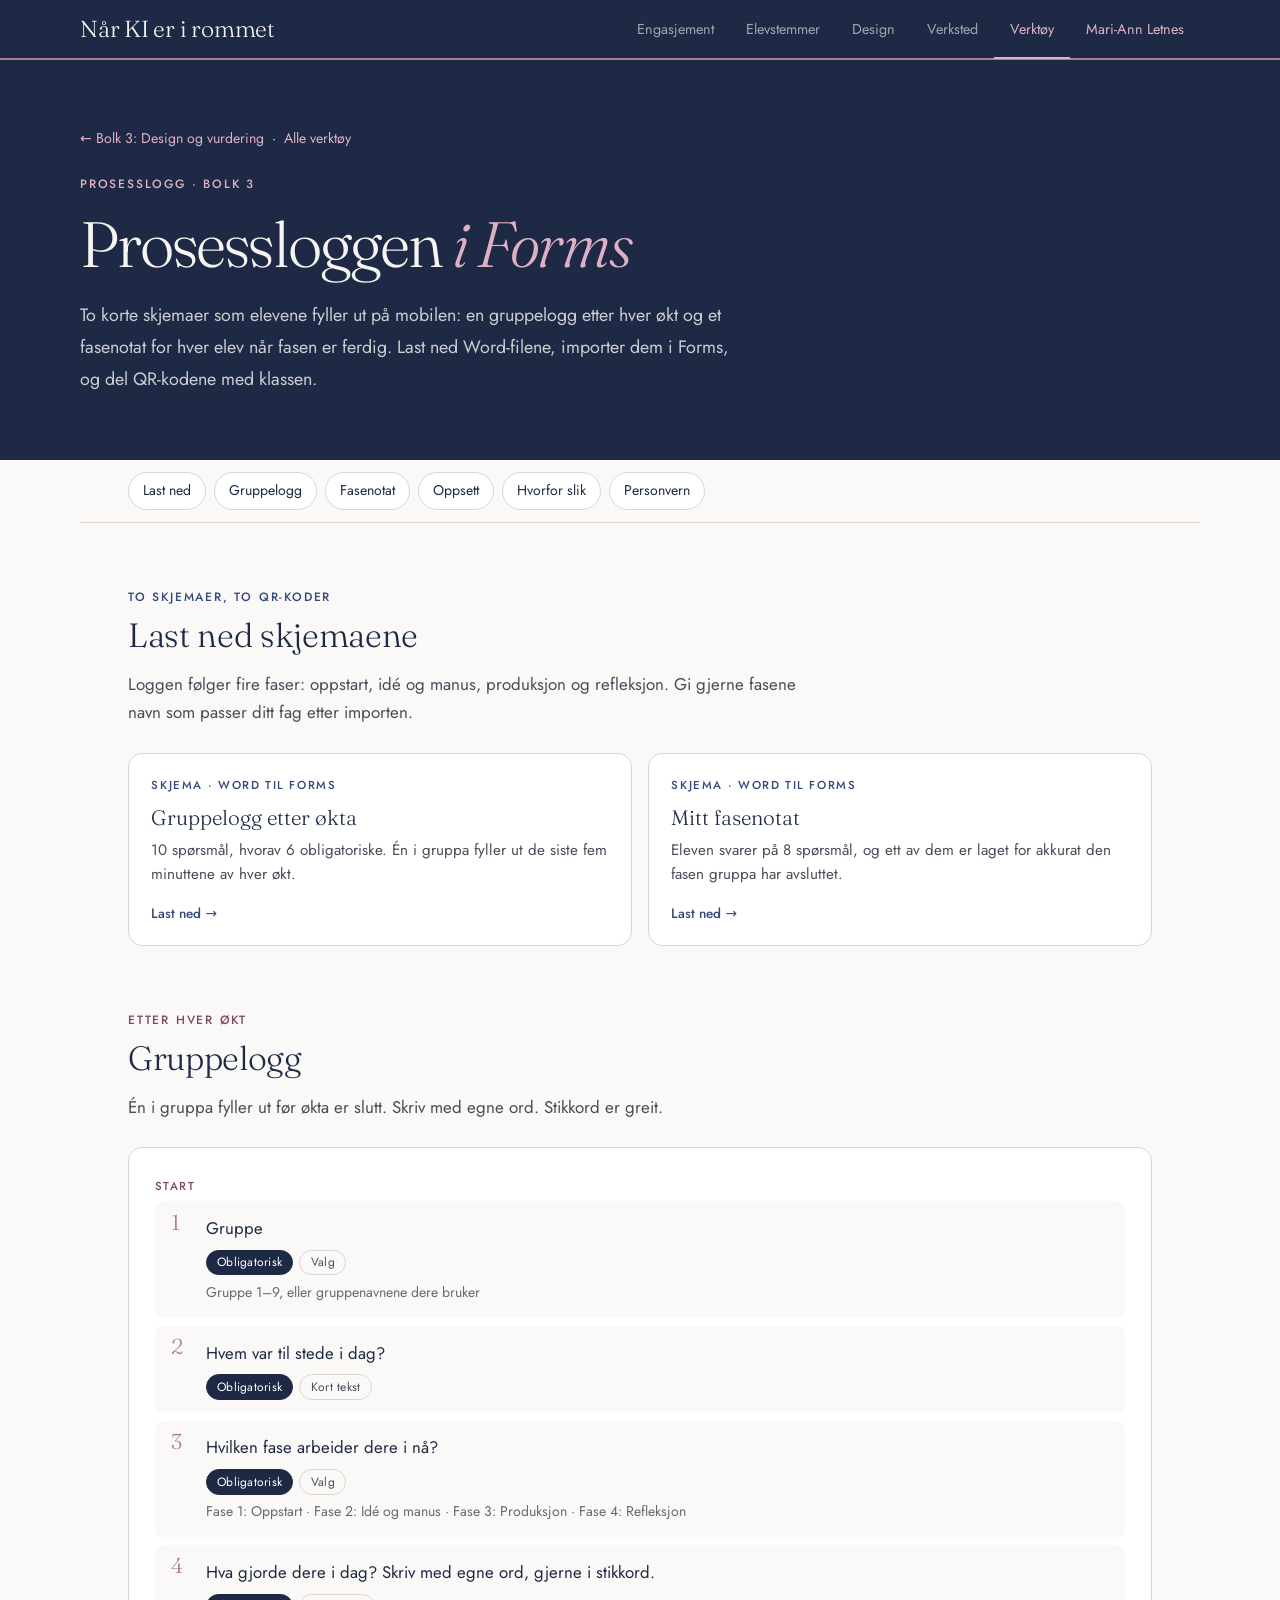
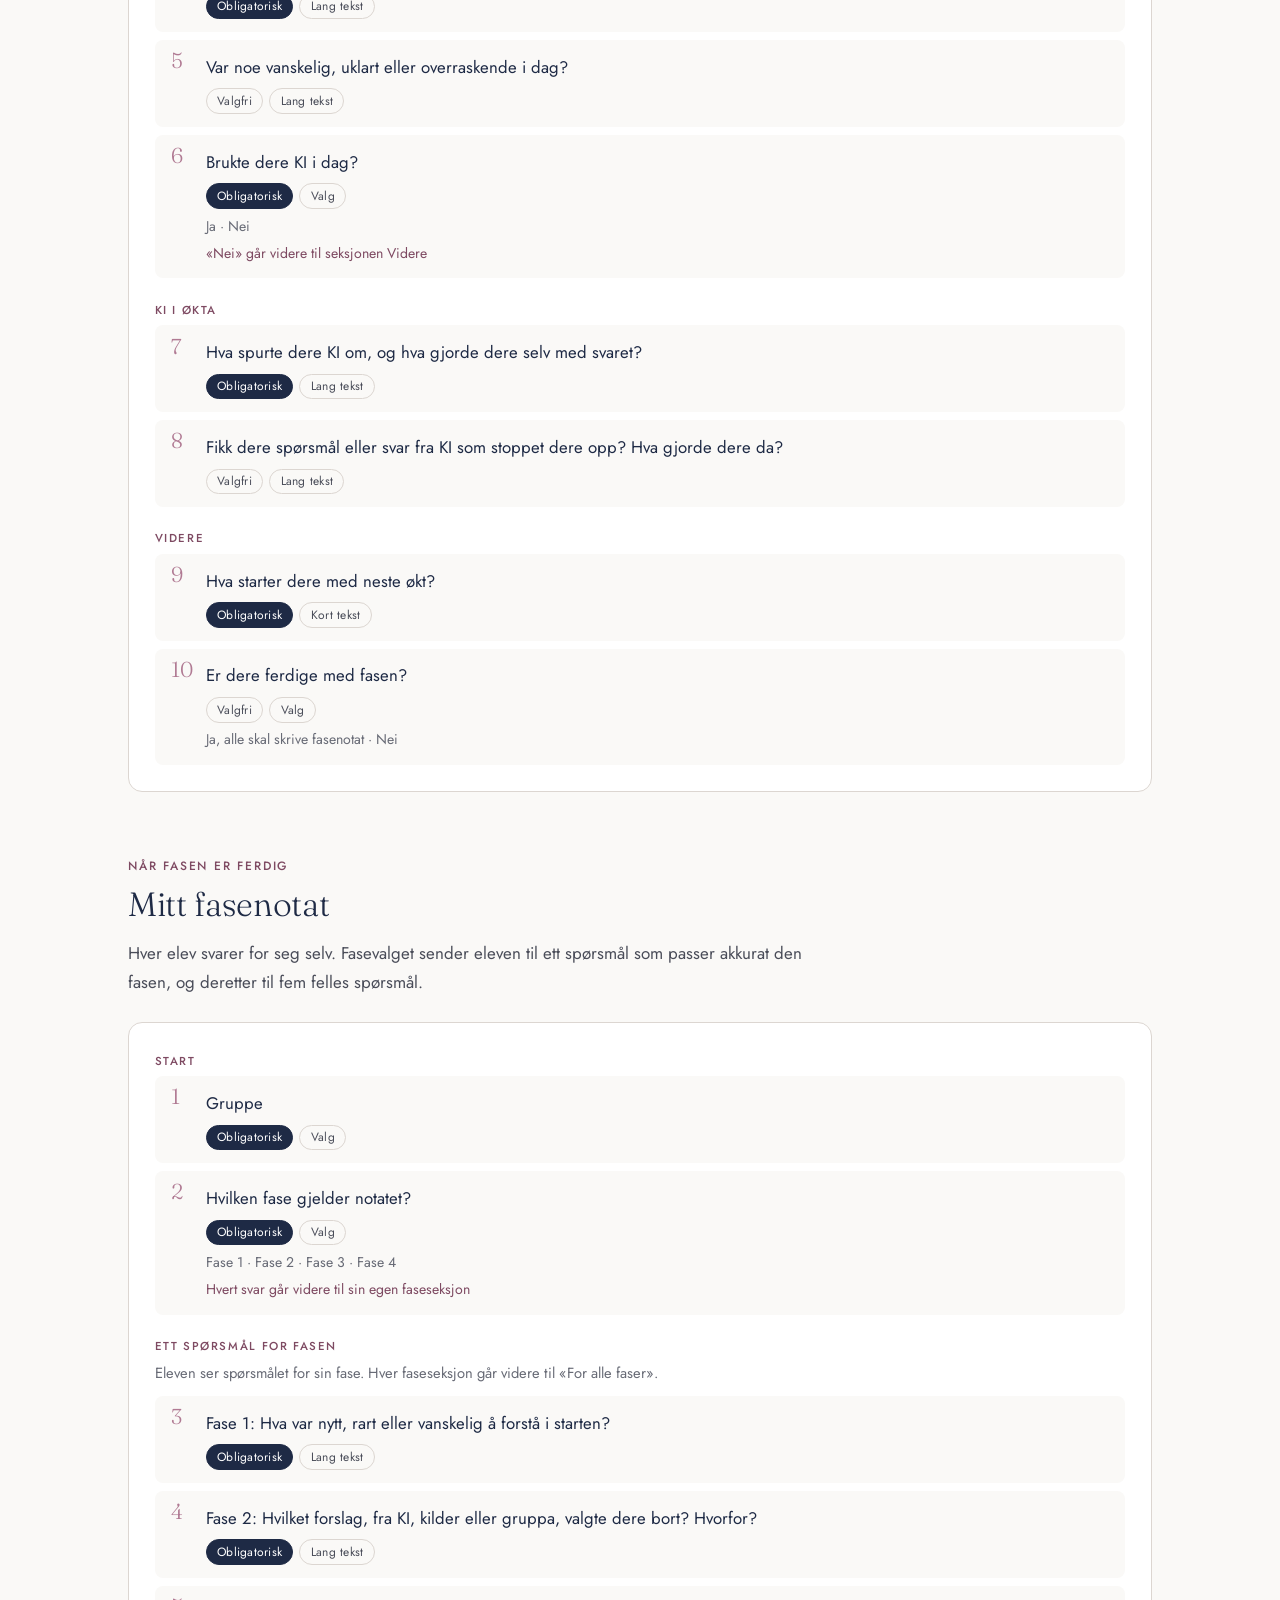
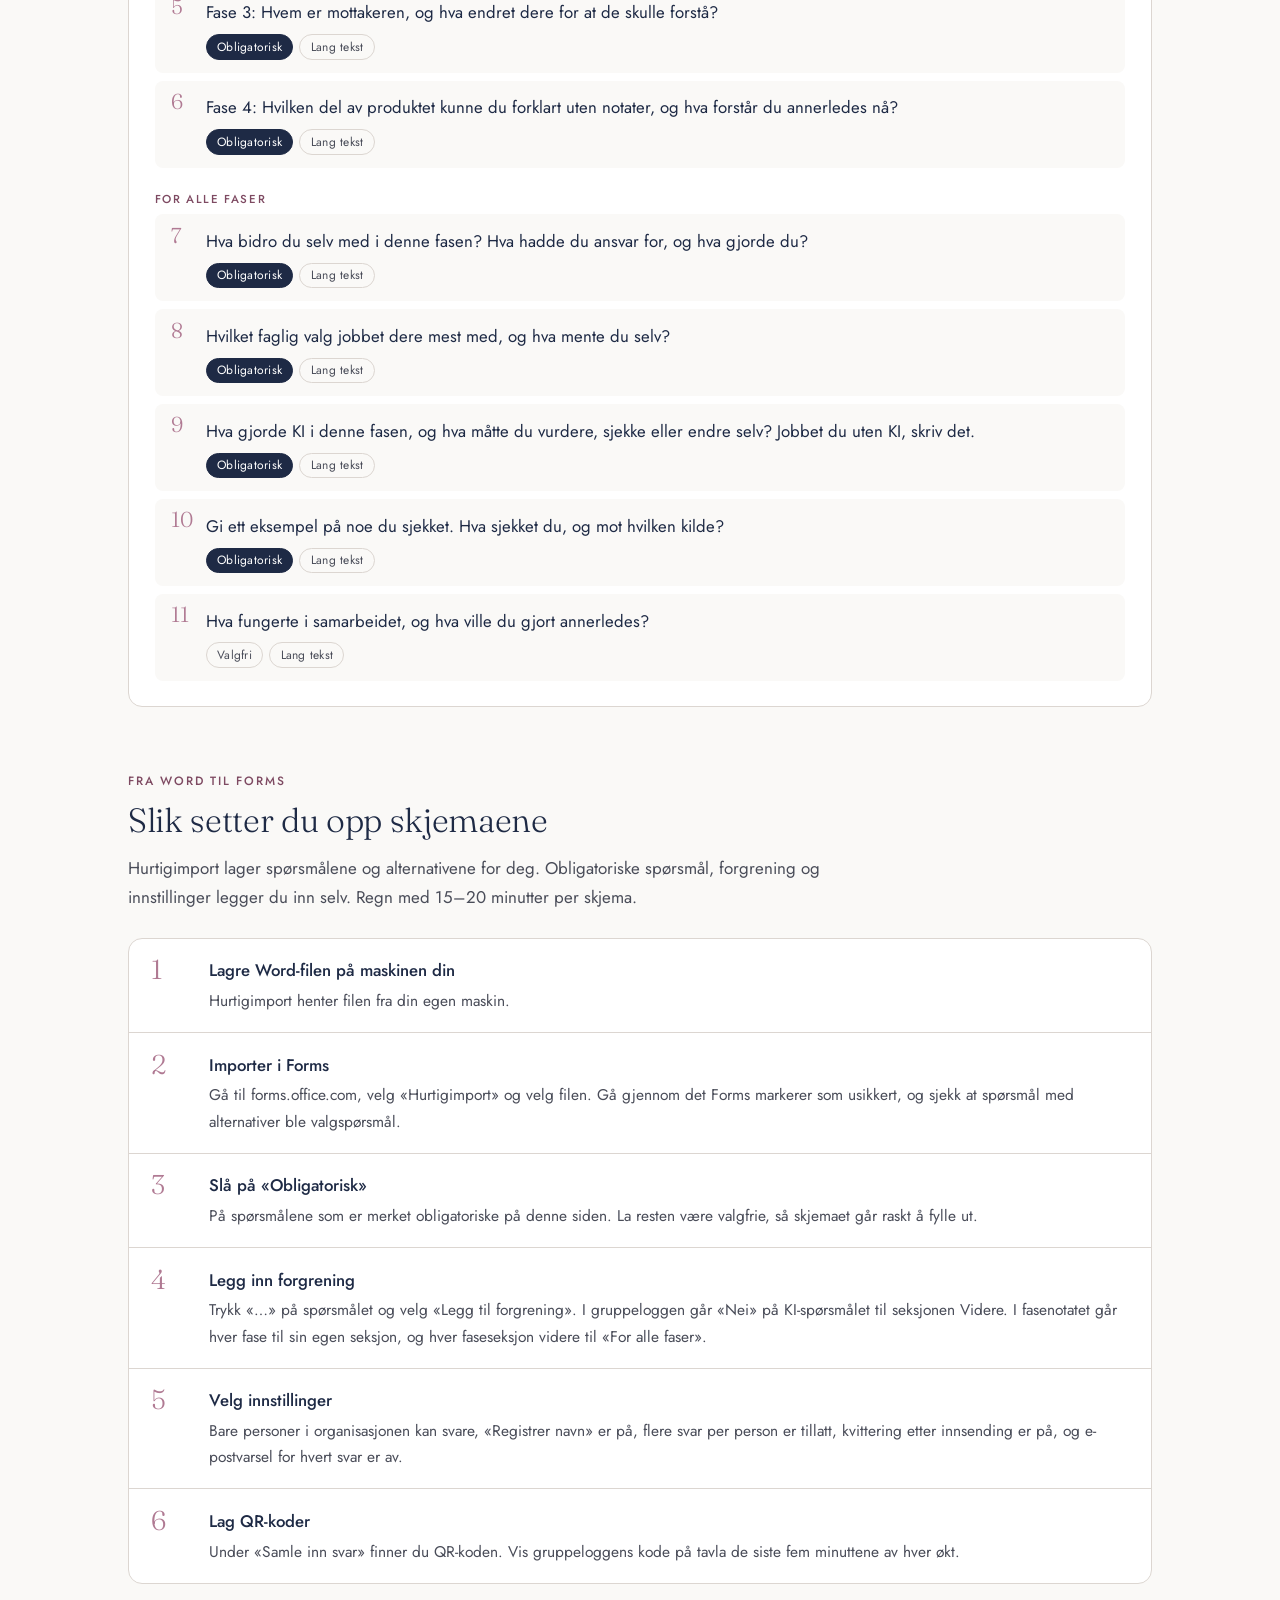
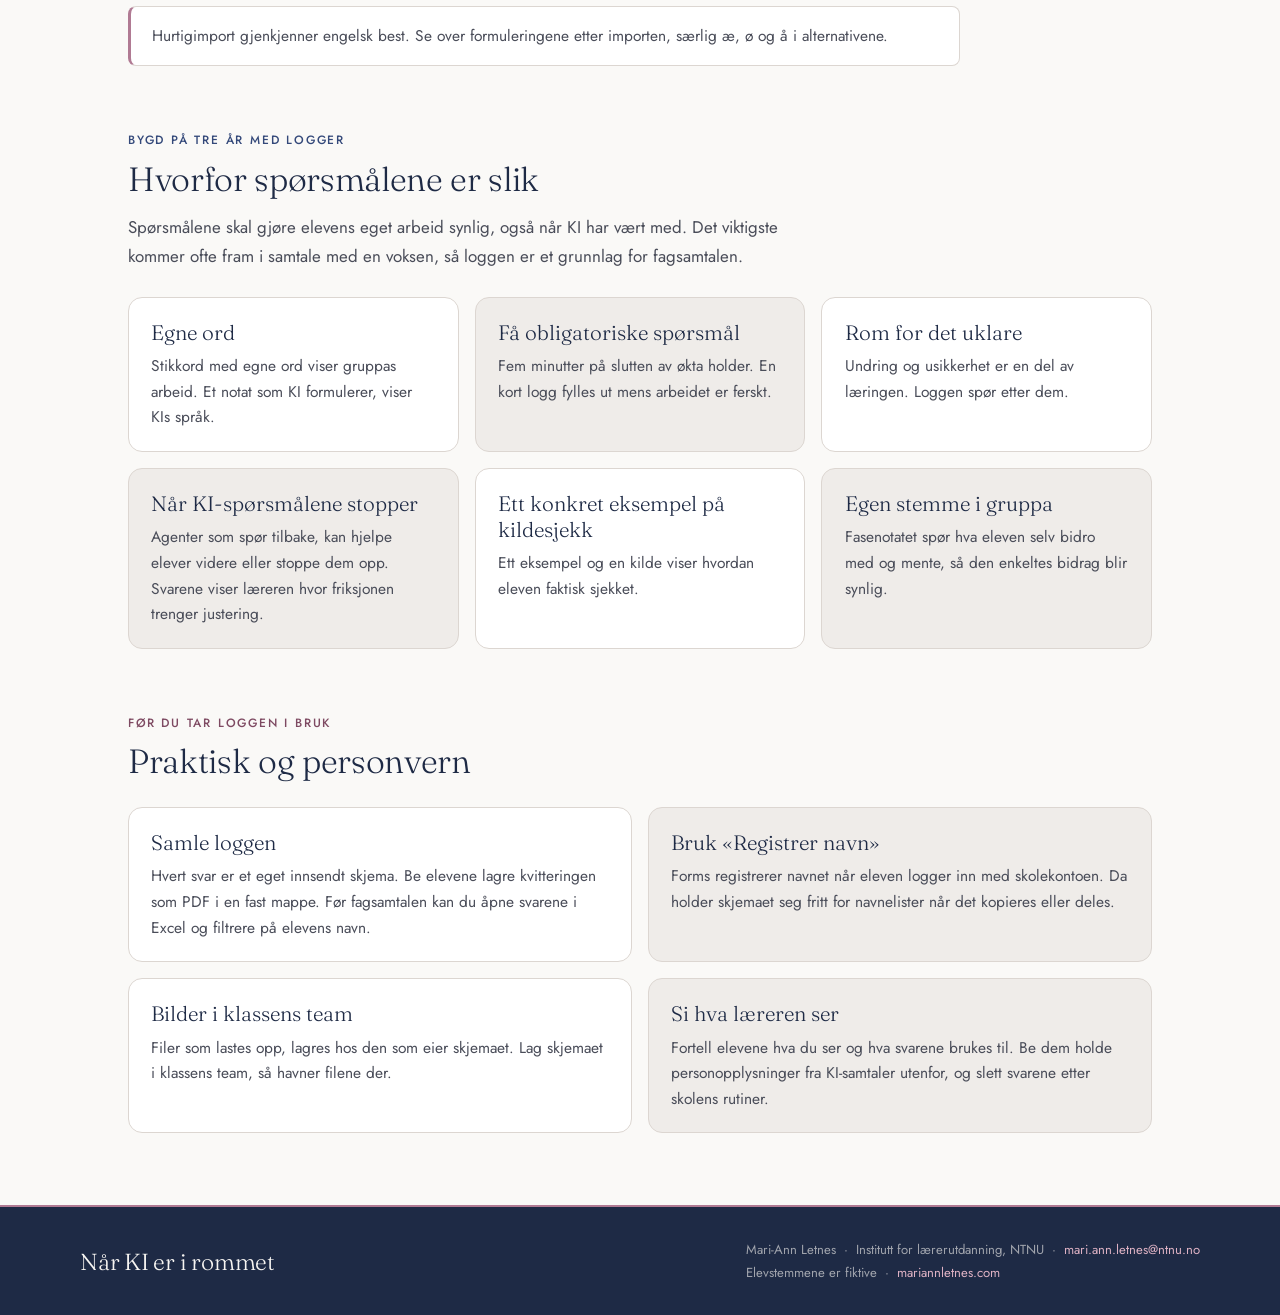
<file: prosesslogg-i-forms.html>
<!DOCTYPE html>
<html lang="nb">
<head>
<meta charset="UTF-8">
<meta name="viewport" content="width=device-width, initial-scale=1">
<title>Prosessloggen i Forms — Når KI er i rommet</title>
<meta name="description" content="To korte loggskjemaer for Microsoft Forms: gruppelogg etter hver økt og individuelt fasenotat. Med spørsmål, oppsett og personvern.">
<meta name="theme-color" content="#1E2A45">
<link rel="icon" type="image/svg+xml" href="../ikon.svg">
<link rel="stylesheet" href="verktoy.css">
</head>
<body>
<a class="skip" href="#innhold">Hopp til innholdet</a>

<nav class="site-nav" aria-label="Hovedmeny">
  <div class="nav-inner">
    <a class="signature" href="../index.html">Når KI er i rommet</a>
    <ul class="nav-links">
      <li><a href="../bolk-1-engasjement.html">Engasjement</a></li>
      <li><a href="../bolk-2-elevstemmer.html">Elevstemmer</a></li>
      <li><a href="../bolk-3-design.html">Design</a></li>
      <li><a href="../bolk-4-verksted.html">Verksted</a></li>
      <li><a href="../index.html#verktoy" aria-current="page">Verktøy</a></li>
      <li><a href="https://mariannletnes.com" class="sub">Mari-Ann Letnes</a></li>
    </ul>
  </div>
</nav>

<header class="v-hero">
  <div class="v-hero-inner">
    <p class="v-crumb"><a href="../bolk-3-design.html">← Bolk 3: Design og vurdering</a> &nbsp;·&nbsp; <a href="../index.html#verktoy">Alle verktøy</a></p>
    <p class="v-kicker">Prosesslogg · Bolk 3</p>
    <h1>Prosessloggen <em>i Forms</em></h1>
    <p class="v-desc">To korte skjemaer som elevene fyller ut på mobilen: en gruppelogg etter hver økt og et fasenotat for hver elev når fasen er ferdig. Last ned Word-filene, importer dem i Forms, og del QR-kodene med klassen.</p>
  </div>
</header>

<main class="vt" id="innhold">

  <nav class="jump" aria-label="Innhold på siden">
    <ul>
      <li><a href="#last-ned">Last ned</a></li>
      <li><a href="#gruppelogg">Gruppelogg</a></li>
      <li><a href="#fasenotat">Fasenotat</a></li>
      <li><a href="#oppsett">Oppsett</a></li>
      <li><a href="#hvorfor">Hvorfor slik</a></li>
      <li><a href="#personvern">Personvern</a></li>
    </ul>
  </nav>

  <section class="section aqua" id="last-ned" aria-labelledby="h-last-ned">
    <div class="kicker">To skjemaer, to QR-koder</div>
    <h2 id="h-last-ned">Last ned skjemaene</h2>
    <div class="copy"><p>Loggen følger fire faser: oppstart, idé og manus, produksjon og refleksjon. Gi gjerne fasene navn som passer ditt fag etter importen.</p></div>
    <ul class="cards resources">
      <li><a class="resource" href="../Filer/gruppelogg-etter-okta.docx" download>
        <div class="resource-type">Skjema · Word til Forms</div>
        <h3>Gruppelogg etter økta</h3>
        <p>10 spørsmål, hvorav 6 obligatoriske. Én i gruppa fyller ut de siste fem minuttene av hver økt.</p>
        <span class="resource-arrow">Last ned →</span></a></li>
      <li><a class="resource" href="../Filer/mitt-fasenotat.docx" download>
        <div class="resource-type">Skjema · Word til Forms</div>
        <h3>Mitt fasenotat</h3>
        <p>Eleven svarer på 8 spørsmål, og ett av dem er laget for akkurat den fasen gruppa har avsluttet.</p>
        <span class="resource-arrow">Last ned →</span></a></li>
    </ul>
  </section>

  <section class="section rose" id="gruppelogg" aria-labelledby="h-gruppelogg">
    <div class="kicker">Etter hver økt</div>
    <h2 id="h-gruppelogg">Gruppelogg</h2>
    <div class="copy"><p>Én i gruppa fyller ut før økta er slutt. Skriv med egne ord. Stikkord er greit.</p></div>
    <div class="panel"><div class="form-part"><h3>Start</h3><ol class="qs"><li><span class="q">Gruppe</span><span class="meta"><span class="badge req">Obligatorisk</span><span class="badge">Valg</span></span><span class="opts">Gruppe 1–9, eller gruppenavnene dere bruker</span></li><li><span class="q">Hvem var til stede i dag?</span><span class="meta"><span class="badge req">Obligatorisk</span><span class="badge">Kort tekst</span></span></li><li><span class="q">Hvilken fase arbeider dere i nå?</span><span class="meta"><span class="badge req">Obligatorisk</span><span class="badge">Valg</span></span><span class="opts">Fase 1: Oppstart · Fase 2: Idé og manus · Fase 3: Produksjon · Fase 4: Refleksjon</span></li><li><span class="q">Hva gjorde dere i dag? Skriv med egne ord, gjerne i stikkord.</span><span class="meta"><span class="badge req">Obligatorisk</span><span class="badge">Lang tekst</span></span></li><li><span class="q">Var noe vanskelig, uklart eller overraskende i dag?</span><span class="meta"><span class="badge">Valgfri</span><span class="badge">Lang tekst</span></span></li><li><span class="q">Brukte dere KI i dag?</span><span class="meta"><span class="badge req">Obligatorisk</span><span class="badge">Valg</span></span><span class="opts">Ja · Nei</span><span class="branch">«Nei» går videre til seksjonen Videre</span></li></ol></div><div class="form-part"><h3>KI i økta</h3><ol class="qs" style="--start:6"><li><span class="q">Hva spurte dere KI om, og hva gjorde dere selv med svaret?</span><span class="meta"><span class="badge req">Obligatorisk</span><span class="badge">Lang tekst</span></span></li><li><span class="q">Fikk dere spørsmål eller svar fra KI som stoppet dere opp? Hva gjorde dere da?</span><span class="meta"><span class="badge">Valgfri</span><span class="badge">Lang tekst</span></span></li></ol></div><div class="form-part"><h3>Videre</h3><ol class="qs" style="--start:8"><li><span class="q">Hva starter dere med neste økt?</span><span class="meta"><span class="badge req">Obligatorisk</span><span class="badge">Kort tekst</span></span></li><li><span class="q">Er dere ferdige med fasen?</span><span class="meta"><span class="badge">Valgfri</span><span class="badge">Valg</span></span><span class="opts">Ja, alle skal skrive fasenotat · Nei</span></li></ol></div></div>
  </section>

  <section class="section rose" id="fasenotat" aria-labelledby="h-fasenotat">
    <div class="kicker">Når fasen er ferdig</div>
    <h2 id="h-fasenotat">Mitt fasenotat</h2>
    <div class="copy"><p>Hver elev svarer for seg selv. Fasevalget sender eleven til ett spørsmål som passer akkurat den fasen, og deretter til fem felles spørsmål.</p></div>
    <div class="panel"><div class="form-part"><h3>Start</h3><ol class="qs"><li><span class="q">Gruppe</span><span class="meta"><span class="badge req">Obligatorisk</span><span class="badge">Valg</span></span></li><li><span class="q">Hvilken fase gjelder notatet?</span><span class="meta"><span class="badge req">Obligatorisk</span><span class="badge">Valg</span></span><span class="opts">Fase 1 · Fase 2 · Fase 3 · Fase 4</span><span class="branch">Hvert svar går videre til sin egen faseseksjon</span></li></ol></div><div class="form-part"><h3>Ett spørsmål for fasen</h3><p>Eleven ser spørsmålet for sin fase. Hver faseseksjon går videre til «For alle faser».</p><ol class="qs" style="--start:2"><li><span class="q">Fase 1: Hva var nytt, rart eller vanskelig å forstå i starten?</span><span class="meta"><span class="badge req">Obligatorisk</span><span class="badge">Lang tekst</span></span></li><li><span class="q">Fase 2: Hvilket forslag, fra KI, kilder eller gruppa, valgte dere bort? Hvorfor?</span><span class="meta"><span class="badge req">Obligatorisk</span><span class="badge">Lang tekst</span></span></li><li><span class="q">Fase 3: Hvem er mottakeren, og hva endret dere for at de skulle forstå?</span><span class="meta"><span class="badge req">Obligatorisk</span><span class="badge">Lang tekst</span></span></li><li><span class="q">Fase 4: Hvilken del av produktet kunne du forklart uten notater, og hva forstår du annerledes nå?</span><span class="meta"><span class="badge req">Obligatorisk</span><span class="badge">Lang tekst</span></span></li></ol></div><div class="form-part"><h3>For alle faser</h3><ol class="qs" style="--start:6"><li><span class="q">Hva bidro du selv med i denne fasen? Hva hadde du ansvar for, og hva gjorde du?</span><span class="meta"><span class="badge req">Obligatorisk</span><span class="badge">Lang tekst</span></span></li><li><span class="q">Hvilket faglig valg jobbet dere mest med, og hva mente du selv?</span><span class="meta"><span class="badge req">Obligatorisk</span><span class="badge">Lang tekst</span></span></li><li><span class="q">Hva gjorde KI i denne fasen, og hva måtte du vurdere, sjekke eller endre selv? Jobbet du uten KI, skriv det.</span><span class="meta"><span class="badge req">Obligatorisk</span><span class="badge">Lang tekst</span></span></li><li><span class="q">Gi ett eksempel på noe du sjekket. Hva sjekket du, og mot hvilken kilde?</span><span class="meta"><span class="badge req">Obligatorisk</span><span class="badge">Lang tekst</span></span></li><li><span class="q">Hva fungerte i samarbeidet, og hva ville du gjort annerledes?</span><span class="meta"><span class="badge">Valgfri</span><span class="badge">Lang tekst</span></span></li></ol></div></div>
  </section>

  <section class="section lavender" id="oppsett" aria-labelledby="h-oppsett">
    <div class="kicker">Fra Word til Forms</div>
    <h2 id="h-oppsett">Slik setter du opp skjemaene</h2>
    <div class="copy"><p>Hurtigimport lager spørsmålene og alternativene for deg. Obligatoriske spørsmål, forgrening og innstillinger legger du inn selv. Regn med 15–20 minutter per skjema.</p></div>
    <ol class="steps">
      <li><div><strong>Lagre Word-filen på maskinen din</strong><p>Hurtigimport henter filen fra din egen maskin.</p></div></li>
      <li><div><strong>Importer i Forms</strong><p>Gå til forms.office.com, velg «Hurtigimport» og velg filen. Gå gjennom det Forms markerer som usikkert, og sjekk at spørsmål med alternativer ble valgspørsmål.</p></div></li>
      <li><div><strong>Slå på «Obligatorisk»</strong><p>På spørsmålene som er merket obligatoriske på denne siden. La resten være valgfrie, så skjemaet går raskt å fylle ut.</p></div></li>
      <li><div><strong>Legg inn forgrening</strong><p>Trykk «…» på spørsmålet og velg «Legg til forgrening». I gruppeloggen går «Nei» på KI-spørsmålet til seksjonen Videre. I fasenotatet går hver fase til sin egen seksjon, og hver faseseksjon videre til «For alle faser».</p></div></li>
      <li><div><strong>Velg innstillinger</strong><p>Bare personer i organisasjonen kan svare, «Registrer navn» er på, flere svar per person er tillatt, kvittering etter innsending er på, og e-postvarsel for hvert svar er av.</p></div></li>
      <li><div><strong>Lag QR-koder</strong><p>Under «Samle inn svar» finner du QR-koden. Vis gruppeloggens kode på tavla de siste fem minuttene av hver økt.</p></div></li>
    </ol>
    <p class="note">Hurtigimport gjenkjenner engelsk best. Se over formuleringene etter importen, særlig æ, ø og å i alternativene.</p>
  </section>

  <section class="section blue" id="hvorfor" aria-labelledby="h-hvorfor">
    <div class="kicker">Bygd på tre år med logger</div>
    <h2 id="h-hvorfor">Hvorfor spørsmålene er slik</h2>
    <div class="copy"><p>Spørsmålene skal gjøre elevens eget arbeid synlig, også når KI har vært med. Det viktigste kommer ofte fram i samtale med en voksen, så loggen er et grunnlag for fagsamtalen.</p></div>
    <ul class="cards cards--3">
      <li class="card"><strong>Egne ord</strong>Stikkord med egne ord viser gruppas arbeid. Et notat som KI formulerer, viser KIs språk.</li>
      <li class="card"><strong>Få obligatoriske spørsmål</strong>Fem minutter på slutten av økta holder. En kort logg fylles ut mens arbeidet er ferskt.</li>
      <li class="card"><strong>Rom for det uklare</strong>Undring og usikkerhet er en del av læringen. Loggen spør etter dem.</li>
      <li class="card"><strong>Når KI-spørsmålene stopper</strong>Agenter som spør tilbake, kan hjelpe elever videre eller stoppe dem opp. Svarene viser læreren hvor friksjonen trenger justering.</li>
      <li class="card"><strong>Ett konkret eksempel på kildesjekk</strong>Ett eksempel og en kilde viser hvordan eleven faktisk sjekket.</li>
      <li class="card"><strong>Egen stemme i gruppa</strong>Fasenotatet spør hva eleven selv bidro med og mente, så den enkeltes bidrag blir synlig.</li>
    </ul>
  </section>

  <section class="section peach" id="personvern" aria-labelledby="h-personvern">
    <div class="kicker">Før du tar loggen i bruk</div>
    <h2 id="h-personvern">Praktisk og personvern</h2>
    <ul class="cards">
      <li class="card"><strong>Samle loggen</strong>Hvert svar er et eget innsendt skjema. Be elevene lagre kvitteringen som PDF i en fast mappe. Før fagsamtalen kan du åpne svarene i Excel og filtrere på elevens navn.</li>
      <li class="card"><strong>Bruk «Registrer navn»</strong>Forms registrerer navnet når eleven logger inn med skolekontoen. Da holder skjemaet seg fritt for navnelister når det kopieres eller deles.</li>
      <li class="card"><strong>Bilder i klassens team</strong>Filer som lastes opp, lagres hos den som eier skjemaet. Lag skjemaet i klassens team, så havner filene der.</li>
      <li class="card"><strong>Si hva læreren ser</strong>Fortell elevene hva du ser og hva svarene brukes til. Be dem holde personopplysninger fra KI-samtaler utenfor, og slett svarene etter skolens rutiner.</li>
    </ul>
  </section>
</main>

<footer class="site-footer">
  <div class="footer-inner">
    <a class="signature" href="../index.html">Når KI er i rommet</a>
    <p class="footer-info">
      Mari-Ann Letnes &nbsp;·&nbsp; Institutt for lærerutdanning, NTNU &nbsp;·&nbsp; <a href="mailto:mari.ann.letnes@ntnu.no">mari.ann.letnes@ntnu.no</a><br>
      Elevstemmene er fiktive &nbsp;·&nbsp; <a href="https://mariannletnes.com">mariannletnes.com</a>
    </p>
  </div>
</footer>

</body>
</html>
</file>
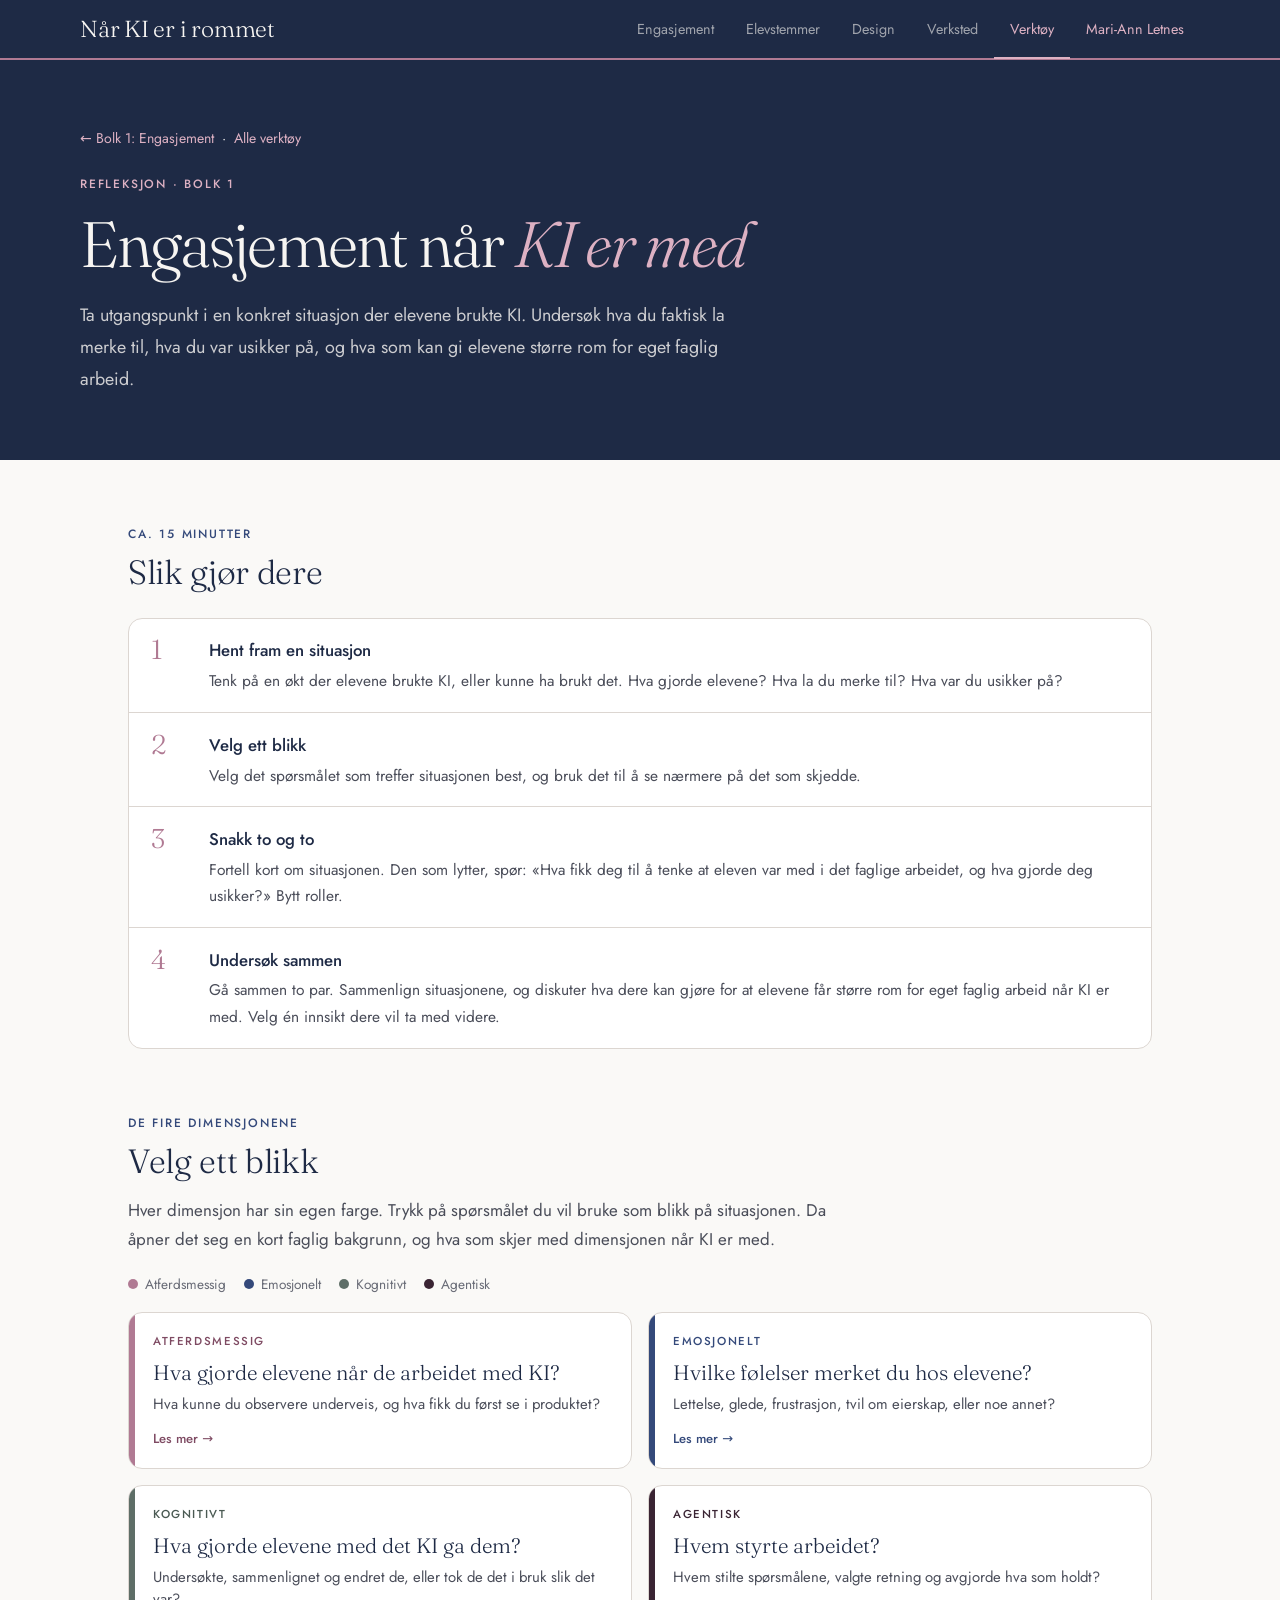
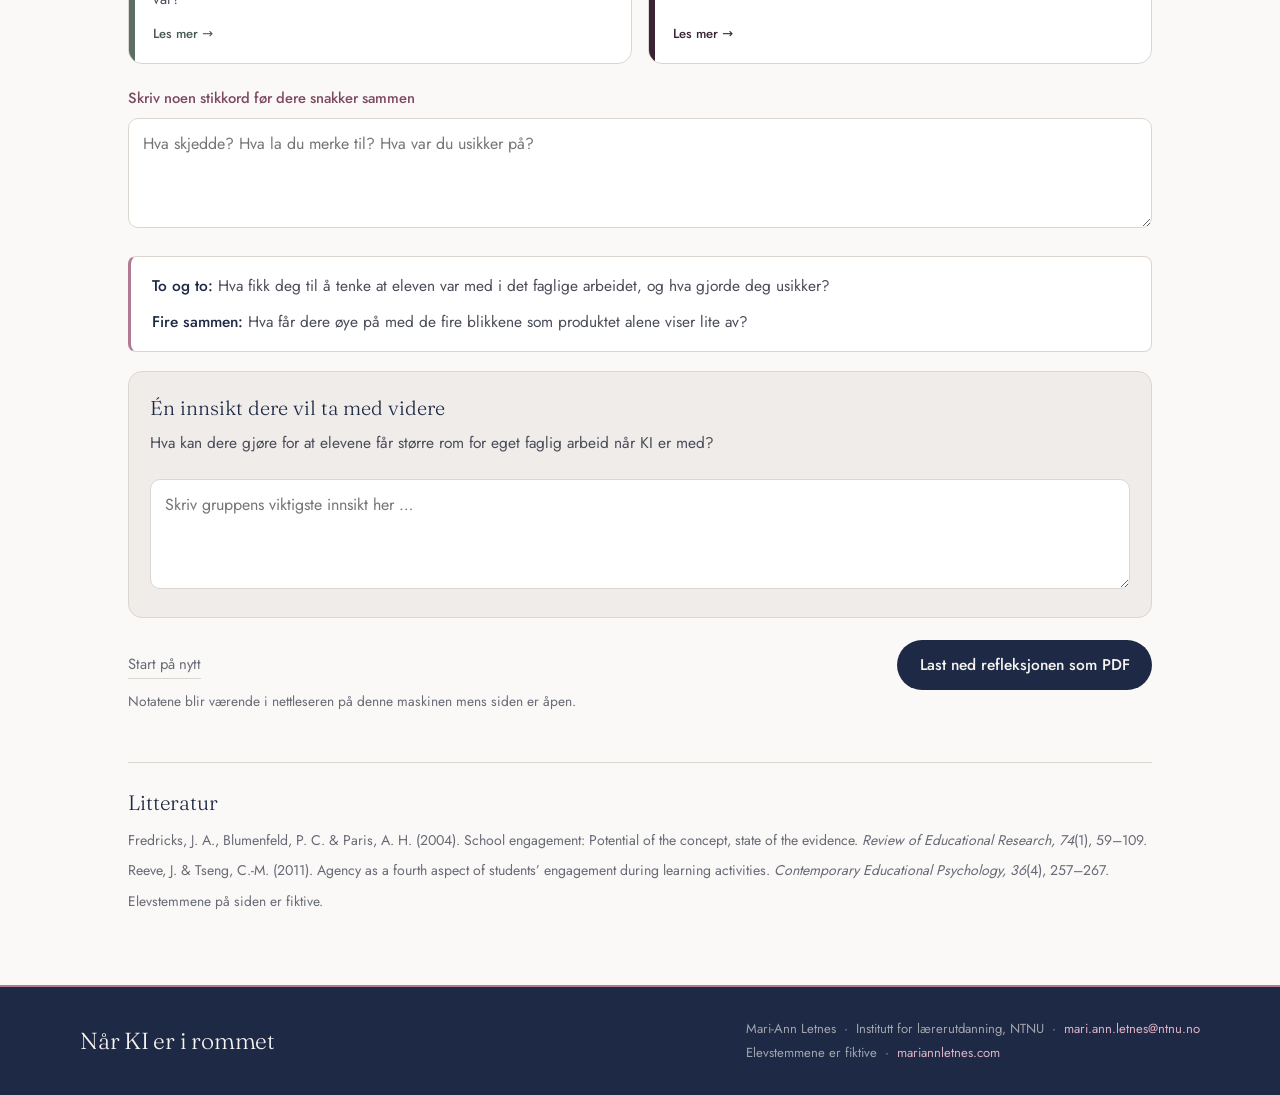
<file: refleksjon-engasjement.html>
<!DOCTYPE html>
<html lang="nb">
<head>
<meta charset="UTF-8">
<meta name="viewport" content="width=device-width, initial-scale=1">
<title>Engasjement når KI er med — Når KI er i rommet</title>
<meta name="description" content="Refleksjonsoppgave: Se på en undervisningssituasjon med KI gjennom de fire dimensjonene for engasjement.">
<meta name="theme-color" content="#1E2A45">
<link rel="icon" type="image/svg+xml" href="../ikon.svg">
<link rel="stylesheet" href="verktoy.css">
<script src="../js/jspdf.umd.min.js"></script>
<style>
.vt{--beh:#B07A93;--beh-soft:#F5ECF0;--beh-text:#7E4A62;
    --emo:#34497A;--emo-soft:#E8EBF2;--emo-text:#34497A;
    --cog:#5E6E67;--cog-soft:#E9EDEA;--cog-text:#4A5A53;
    --age:#3A2433;--age-soft:#EEE7EB;--age-text:#3A2433}
.color-key{display:flex;flex-wrap:wrap;gap:8px 18px;margin:1.2rem 0 1rem;font-size:.85rem;color:var(--text-pale)}
.key{display:flex;align-items:center;gap:7px}
.key i{width:10px;height:10px;border-radius:50%;display:inline-block}
.lenses{list-style:none;padding:0;margin:0;display:grid;grid-template-columns:1fr 1fr;gap:1rem}
.lens{display:flex;flex-direction:column;position:relative;width:100%;height:100%;min-height:150px;overflow:hidden;background:#fff;border:1px solid var(--lin-dark);border-radius:var(--radius-lg);padding:1.2rem 1.2rem 1.1rem 1.5rem;text-align:left;font:inherit;color:inherit;cursor:pointer;transition:transform .15s,border-color .15s,background .15s,box-shadow .15s}
.lens::before{content:"";position:absolute;left:0;top:0;bottom:0;width:6px;background:var(--c)}
.lens:hover{transform:translateY(-2px);border-color:var(--c);background:var(--c-soft)}
.lens[aria-pressed="true"]{border-color:var(--c);background:var(--c-soft);box-shadow:0 0 0 2px var(--c)}
.lens small{display:block;font-size:.72rem;font-weight:500;letter-spacing:.14em;text-transform:uppercase;color:var(--c-text);margin-bottom:.5rem}
.lens strong{display:block;font-family:var(--serif);font-weight:300;font-size:1.3rem;line-height:1.25;color:var(--text)}
.lens span{display:block;font-size:.93rem;line-height:1.5;color:var(--text-soft);margin-top:.45rem}
.lens em{display:block;margin-top:auto;padding-top:.8rem;font-style:normal;font-size:.82rem;font-weight:500;color:var(--c-text)}
.lens.beh{--c:var(--beh);--c-soft:var(--beh-soft);--c-text:var(--beh-text)}
.lens.emo{--c:var(--emo);--c-soft:var(--emo-soft);--c-text:var(--emo-text)}
.lens.cog{--c:var(--cog);--c-soft:var(--cog-soft);--c-text:var(--cog-text)}
.lens.age{--c:var(--age);--c-soft:var(--age-soft);--c-text:var(--age-text)}
.key .beh{background:var(--beh)}.key .emo{background:var(--emo)}.key .cog{background:var(--cog)}.key .age{background:var(--age)}
.info{display:none;margin-top:1.2rem;background:#fff;border:1px solid var(--lin-dark);border-top:6px solid var(--c,var(--mauve));border-radius:var(--radius-lg);overflow:hidden;scroll-margin-top:130px}
.info.show{display:block}
.info-top{padding:1.1rem 1.4rem .9rem;border-bottom:1px solid var(--lin-dark)}
.info-top small{display:block;font-size:.72rem;font-weight:500;letter-spacing:.14em;text-transform:uppercase;color:var(--c-text,var(--mauve-ink));margin-bottom:.3rem}
.info-top h3{font-family:var(--serif);font-weight:300;font-size:1.6rem;line-height:1.2;color:var(--text)}
.info-content{padding:1.2rem 1.4rem 1.4rem;color:var(--text-soft)}
.info-content h4{font-family:var(--serif);font-weight:300;font-size:1.2rem;color:var(--text);margin:1.4rem 0 .4rem}
.info-content h4:first-child{margin-top:0}
.info-content p{font-size:.97rem;line-height:1.65;margin:0}
.info-content p + p{margin-top:.6rem}
.info-list{margin:.5rem 0 0;padding-left:1.15rem}
.info-list li{font-size:.97rem;line-height:1.55;margin-bottom:.3rem}
.info-signs{list-style:none;margin:.5rem 0 0;padding:0}
.info-signs li{position:relative;padding-left:1.2rem;font-size:.97rem;line-height:1.55;margin-bottom:.3rem}
.info-signs li::before{content:"";position:absolute;left:0;top:.6em;width:7px;height:7px;border-radius:50%;background:var(--c)}
.info-quotes li{font-style:italic}
.ki-box{margin-top:.5rem;background:var(--c-soft,var(--lin));border-radius:var(--radius-sm);padding:1rem 1.2rem}
.ki-box blockquote{margin:.8rem 0 0;font-family:var(--serif);font-style:italic;font-weight:300;font-size:1.1rem;line-height:1.45;color:var(--text)}
.ki-box cite{display:block;margin-top:.3rem;font-style:normal;font-size:.82rem;color:var(--c-text)}
.info-caution{margin-top:.5rem;padding:1rem 1.2rem;background:var(--lin);border-left:3px solid var(--c,var(--mauve));border-radius:0 var(--radius-sm) var(--radius-sm) 0}
.info-caution p{color:var(--text)}
.info-source{margin-top:1.2rem;padding-top:.9rem;border-top:1px solid var(--lin-dark);font-size:.85rem;color:var(--text-pale)}
.note-wrap{margin-top:1.4rem}
.note-wrap label{display:block;font-size:.92rem;font-weight:500;color:var(--mauve-ink);margin-bottom:.4rem}
.vt textarea{width:100%;min-height:110px;background:#fff;color:var(--text);border:1.5px solid var(--lin-dark);border-radius:10px;padding:.8rem .9rem;font:inherit;font-size:1rem;line-height:1.55;resize:vertical}
.vt textarea:focus{outline:none;border-color:var(--mauve)}
.prompt-box{margin-top:1.2rem;background:#fff;border:1px solid var(--lin-dark);border-left:3px solid var(--mauve);border-radius:var(--radius-sm);padding:1rem 1.3rem}
.prompt-box p{font-size:.97rem;color:var(--text-soft);margin:0}
.prompt-box p + p{margin-top:.6rem}
.prompt-box strong{color:var(--text);font-weight:500}
.group-prompt{margin-top:1.2rem;background:var(--lin);border:1px solid var(--lin-dark);border-radius:var(--radius-lg);padding:1.2rem 1.3rem}
.group-prompt strong{display:block;font-family:var(--serif);font-weight:300;font-size:1.25rem;color:var(--text);margin-bottom:.3rem}
.group-prompt p{font-size:.97rem;color:var(--text-soft);margin:0}
.actions{display:flex;justify-content:space-between;align-items:center;gap:14px;flex-wrap:wrap;margin-top:1.4rem}
.reset{background:none;border:0;padding:0 0 2px;color:var(--text-pale);font:inherit;font-size:.92rem;box-shadow:inset 0 -1px 0 var(--lin-dark);cursor:pointer}
.reset:hover{color:var(--mauve-ink);box-shadow:inset 0 -1px 0 var(--mauve-ink)}
.download-btn{background:var(--marine);color:var(--on-dark);border:0;border-radius:999px;font:inherit;font-weight:500;font-size:.97rem;padding:.75rem 1.4rem;cursor:pointer}
.download-btn:hover{background:var(--plum)}
.footer-note{margin-top:1rem;font-size:.86rem;color:var(--text-pale)}
.literature{margin:3rem 0 4rem;padding-top:1.4rem;border-top:1px solid var(--lin-dark)}
.literature h2{font-family:var(--serif);font-weight:300;font-size:1.3rem;color:var(--text);margin-bottom:.6rem}
.literature ul{list-style:none;margin:0;padding:0}
.literature li{font-size:.88rem;line-height:1.55;color:var(--text-pale);padding-left:1.5rem;text-indent:-1.5rem;margin-bottom:.5rem}
@media (max-width:640px){.lenses{grid-template-columns:1fr}}
</style>
</head>
<body>
<a class="skip" href="#innhold">Hopp til innholdet</a>

<nav class="site-nav" aria-label="Hovedmeny">
  <div class="nav-inner">
    <a class="signature" href="../index.html">Når KI er i rommet</a>
    <ul class="nav-links">
      <li><a href="../bolk-1-engasjement.html">Engasjement</a></li>
      <li><a href="../bolk-2-elevstemmer.html">Elevstemmer</a></li>
      <li><a href="../bolk-3-design.html">Design</a></li>
      <li><a href="../bolk-4-verksted.html">Verksted</a></li>
      <li><a href="../index.html#verktoy" aria-current="page">Verktøy</a></li>
      <li><a href="https://mariannletnes.com" class="sub">Mari-Ann Letnes</a></li>
    </ul>
  </div>
</nav>

<header class="v-hero">
  <div class="v-hero-inner">
    <p class="v-crumb"><a href="../bolk-1-engasjement.html">← Bolk 1: Engasjement</a> &nbsp;·&nbsp; <a href="../index.html#verktoy">Alle verktøy</a></p>
    <p class="v-kicker">Refleksjon · Bolk 1</p>
    <h1>Engasjement når <em>KI er med</em></h1>
    <p class="v-desc">Ta utgangspunkt i en konkret situasjon der elevene brukte KI. Undersøk hva du faktisk la merke til, hva du var usikker på, og hva som kan gi elevene større rom for eget faglig arbeid.</p>
  </div>
</header>

<main class="vt" id="innhold">

  <section class="section" aria-labelledby="h-slik">
    <div class="kicker">Ca. 15 minutter</div>
    <h2 id="h-slik">Slik gjør dere</h2>
    <ol class="steps">
      <li><div><strong>Hent fram en situasjon</strong><p>Tenk på en økt der elevene brukte KI, eller kunne ha brukt det. Hva gjorde elevene? Hva la du merke til? Hva var du usikker på?</p></div></li>
      <li><div><strong>Velg ett blikk</strong><p>Velg det spørsmålet som treffer situasjonen best, og bruk det til å se nærmere på det som skjedde.</p></div></li>
      <li><div><strong>Snakk to og to</strong><p>Fortell kort om situasjonen. Den som lytter, spør: «Hva fikk deg til å tenke at eleven var med i det faglige arbeidet, og hva gjorde deg usikker?» Bytt roller.</p></div></li>
      <li><div><strong>Undersøk sammen</strong><p>Gå sammen to par. Sammenlign situasjonene, og diskuter hva dere kan gjøre for at elevene får større rom for eget faglig arbeid når KI er med. Velg én innsikt dere vil ta med videre.</p></div></li>
    </ol>
  </section>

  <section class="section" aria-labelledby="h-blikk">
    <div class="kicker">De fire dimensjonene</div>
    <h2 id="h-blikk">Velg ett blikk</h2>
    <div class="copy"><p>Hver dimensjon har sin egen farge. Trykk på spørsmålet du vil bruke som blikk på situasjonen. Da åpner det seg en kort faglig bakgrunn, og hva som skjer med dimensjonen når KI er med.</p></div>

    <div class="color-key" aria-hidden="true">
      <span class="key"><i class="beh"></i>Atferdsmessig</span>
      <span class="key"><i class="emo"></i>Emosjonelt</span>
      <span class="key"><i class="cog"></i>Kognitivt</span>
      <span class="key"><i class="age"></i>Agentisk</span>
    </div>

    <ul class="lenses">
      <li><button class="lens beh" type="button" aria-pressed="false" aria-controls="info" data-dim="beh" data-title="Atferdsmessig engasjement" data-q="Hvordan får vi øye på hva elevene gjør når de arbeider med KI?">
        <small>Atferdsmessig</small><strong>Hva gjorde elevene når de arbeidet med KI?</strong>
        <span>Hva kunne du observere underveis, og hva fikk du først se i produktet?</span><em>Les mer →</em></button></li>
      <li><button class="lens emo" type="button" aria-pressed="false" aria-controls="info" data-dim="emo" data-title="Emosjonelt engasjement" data-q="Hvilke følelser merket du hos elevene da de brukte KI?">
        <small>Emosjonelt</small><strong>Hvilke følelser merket du hos elevene?</strong>
        <span>Lettelse, glede, frustrasjon, tvil om eierskap, eller noe annet?</span><em>Les mer →</em></button></li>
      <li><button class="lens cog" type="button" aria-pressed="false" aria-controls="info" data-dim="cog" data-title="Kognitivt engasjement" data-q="Hva gjorde elevene med det KI ga dem?">
        <small>Kognitivt</small><strong>Hva gjorde elevene med det KI ga dem?</strong>
        <span>Undersøkte, sammenlignet og endret de, eller tok de det i bruk slik det var?</span><em>Les mer →</em></button></li>
      <li><button class="lens age" type="button" aria-pressed="false" aria-controls="info" data-dim="age" data-title="Agentisk engasjement" data-q="Hvem styrte arbeidet når elevene brukte KI?">
        <small>Agentisk</small><strong>Hvem styrte arbeidet?</strong>
        <span>Hvem stilte spørsmålene, valgte retning og avgjorde hva som holdt?</span><em>Les mer →</em></button></li>
    </ul>

    <div class="info" id="info" tabindex="-1">
      <div class="info-top"><small id="infoLabel"></small><h3 id="infoTitle"></h3></div>
      <div class="info-content">
        <h4>Hva begrepet rommer</h4>
        <div id="infoMeaning"></div>
        <h4>Når KI er med</h4>
        <div class="ki-box" id="infoKI"></div>
        <h4 id="infoSignsHeading">Tegn andre har sett etter</h4>
        <p id="infoSignsIntro"></p>
        <ul class="info-signs" id="infoSigns"></ul>
        <h4>Verdt å merke seg</h4>
        <div class="info-caution" id="infoCaution"></div>
        <p class="info-source" id="infoSource"></p>
      </div>
    </div>

    <div class="note-wrap">
      <label for="ownNote">Skriv noen stikkord før dere snakker sammen</label>
      <textarea id="ownNote" placeholder="Hva skjedde? Hva la du merke til? Hva var du usikker på?"></textarea>
    </div>

    <div class="prompt-box">
      <p><strong>To og to:</strong> Hva fikk deg til å tenke at eleven var med i det faglige arbeidet, og hva gjorde deg usikker?</p>
      <p><strong>Fire sammen:</strong> Hva får dere øye på med de fire blikkene som produktet alene viser lite av?</p>
    </div>

    <div class="group-prompt">
      <strong id="groupHeading">Én innsikt dere vil ta med videre</strong>
      <p id="groupQuestion">Hva kan dere gjøre for at elevene får større rom for eget faglig arbeid når KI er med?</p>
      <div class="note-wrap"><textarea id="groupNote" aria-labelledby="groupHeading groupQuestion" placeholder="Skriv gruppens viktigste innsikt her …"></textarea></div>
    </div>

    <div class="actions">
      <button class="reset" type="button" id="resetBtn">Start på nytt</button>
      <button class="download-btn" type="button" id="downloadBtn">Last ned refleksjonen som PDF</button>
    </div>
    <p class="footer-note">Notatene blir værende i nettleseren på denne maskinen mens siden er åpen.</p>
  </section>

  <div class="literature">
    <h2>Litteratur</h2>
    <ul>
      <li>Fredricks, J. A., Blumenfeld, P. C. &amp; Paris, A. H. (2004). School engagement: Potential of the concept, state of the evidence. <em>Review of Educational Research, 74</em>(1), 59–109.</li>
      <li>Reeve, J. &amp; Tseng, C.-M. (2011). Agency as a fourth aspect of students’ engagement during learning activities. <em>Contemporary Educational Psychology, 36</em>(4), 257–267.</li>
    </ul>
    <p class="footer-note">Elevstemmene på siden er fiktive.</p>
  </div>
</main>

<footer class="site-footer">
  <div class="footer-inner">
    <a class="signature" href="../index.html">Når KI er i rommet</a>
    <p class="footer-info">
      Mari-Ann Letnes &nbsp;·&nbsp; Institutt for lærerutdanning, NTNU &nbsp;·&nbsp; <a href="mailto:mari.ann.letnes@ntnu.no">mari.ann.letnes@ntnu.no</a><br>
      Elevstemmene er fiktive &nbsp;·&nbsp; <a href="https://mariannletnes.com">mariannletnes.com</a>
    </p>
  </div>
</footer>

<script>
var dimensions = {
  beh: {
    label: "Atferdsmessig engasjement",
    title: "Hva så du faktisk?",
    meaning: [
      "Fredricks, Blumenfeld og Paris viser at begrepet brukes om tre ulike ting i forskningen. Det første er oppførsel: å følge de reglene som gjelder i rommet. Det andre er involvering i selve oppgaven, gjennom innsats, utholdenhet, oppmerksomhet og spørsmål. Det tredje er deltakelse i fellesskapet utover den enkelte økta.",
      "Finn rangerer deltakelse i fire nivåer. Nederst ligger det å svare på det den som leder ber om. Øverst ligger deltakelse som krever eget initiativ."
    ],
    signs: [
      "Oppmerksomhet rettet mot det som skjer",
      "Innsats og utholdenhet når noe blir vanskelig",
      "Spørsmål og bidrag inn i samtalen",
      "Å fullføre det man har begynt på",
      "Å møte opp og bli værende"
    ],
    caution: [
      "Peterson og kolleger intervjuet elever som observatører hadde vurdert som konsentrerte. Flere av dem fortalte at de ikke hadde tenkt på innholdet i det hele tatt. Samtidig arbeidet mange av dem som så ufokuserte ut, aktivt med å koble det nye til noe de kunne fra før.",
      "Fredricks og kollegene peker også på at skalaer som slår sammen oppførsel, utholdenhet og deltakelse skjuler viktige forskjeller. En som bryter med formen, men står i oppgaven, og en som følger alle regler uten å arbeide med innholdet, kan havne på samme sted.",
      "Den synlige atferden er altså et signal, men et svakt et."
    ],
    source: "Fredricks, Blumenfeld & Paris (2004), s. 62 og 65–66."
  },

  emo: {
    label: "Emosjonelt engasjement",
    title: "Hvilke reaksjoner la du merke til?",
    meaning: [
      "Dette handler om affektive reaksjoner i situasjonen: interesse, glede, kjedsomhet, uro, tristhet. Fredricks og kollegene tar også med reaksjoner på menneskene og på institusjonen, og det Finn kaller identifikasjon: en følelse av å høre til, og en opplevelse av at det som skjer her er verdt noe.",
      "Eccles og kolleger skiller mellom fire former for verdi, og de er nyttige å ha med seg:"
    ],
    meaningList: [
      "Interesse — gleden ved selve aktiviteten",
      "Betydning — om dette bekrefter noe ved hvem man er",
      "Nytte — hva dette kan brukes til senere",
      "Kostnad — hva det koster å gå inn i det"
    ],
    signs: [
      "Uttrykt interesse for det som skjer",
      "Nysgjerrighet på innholdet",
      "Uro, frustrasjon eller kjedsomhet",
      "Opplevelse av å høre til i rommet",
      "Reaksjoner på menneskene i rommet"
    ],
    caution: [
      "Målene sier sjelden noe om hva følelsen gjelder. To mennesker kan uttrykke det samme, men den ene er glad for fellesskapet og den andre for innholdet. Kilden til reaksjonen blir stående åpen.",
      "Forskningen skiller også mellom situasjonsinteresse, som vekkes av noe ved akkurat denne situasjonen og gir seg igjen, og en varigere personlig interesse. Det som er synlig i rommet er som regel det første."
    ],
    source: "Fredricks, Blumenfeld & Paris (2004), s. 63 og 66–67."
  },

  cog: {
    label: "Kognitivt engasjement",
    title: "Hva tydet på bearbeiding?",
    meaning: [
      "To forskningstradisjoner møtes i dette begrepet. Den ene handler om psykologisk investering: å gå ut over det som kreves, å foretrekke noe krevende, å være fleksibel i møte med problemer. Den andre handler om å være strategisk: å planlegge, følge med på egen forståelse og justere underveis.",
      "Skillet mellom dype og overflatiske strategier går igjen. Dype strategier innebærer å utdype, koble det nye til det man kan fra før, oppsummere med egne ord og følge med på om man faktisk forstår. Overflatiske strategier sikter mot å komme seg gjennom."
    ],
    signs: [
      "Å knytte det nye til egne erfaringer",
      "Å lage egne eksempler",
      "Å be om oppklaring når noe ikke henger sammen",
      "Å endre framgangsmåte når noe er vanskelig",
      "Å stoppe opp og gå tilbake til noe man har vært innom"
    ],
    caution: [
      "Tenkning lar seg ikke observere. Den må utledes av det mennesker gjør eller sier. To personer kan se helt like ut mens den ene arbeider seg gjennom innholdet og den andre er ferdig fortest mulig.",
      "Ordet innsats er dessuten uklart. Det inngår i definisjonene av både atferdsmessig og kognitivt engasjement, og Fredricks og kollegene foreslår å skille mellom innsats som handler om å gjøre arbeidet, og innsats som handler om å forstå stoffet.",
      "Og en ting til: hva som er mulig å få øye på, avhenger av hva oppgaven åpner for. En oppgave som bare krever gjenkalling gir få tegn på dyp bearbeiding, uansett hvem som sitter der."
    ],
    source: "Fredricks, Blumenfeld & Paris (2004), s. 63–64 og 67–68."
  },

  age: {
    label: "Agentisk engasjement",
    title: "Hvordan påvirket de situasjonen?",
    meaning: [
      "Reeve og Tseng foreslo i 2011 en fjerde dimensjon, og definerer den som deltakerens konstruktive bidrag inn i det som skjer. Mennesker reagerer på det de møter, men de former det også: de prøver å gjøre innholdet mer personlig, mer interessant, mer relevant for sitt eget liv.",
      "Forfatterne oppsummerer fem kjennetegn som skiller denne dimensjonen fra de tre andre:"
    ],
    meaningList: [
      "Det kommer før eller underveis, ikke i etterkant",
      "Det er bevisst og villet",
      "Det prøver å berike situasjonen",
      "Det gir deltakeren en stemme i vilkårene for egen læring",
      "Det er forenlig med at den som leder gjør en god jobb"
    ],
    signsIntro: "Slik lyder noen av påstandene Reeve og Tseng målte dimensjonen med:",
    signsQuotes: true,
    signs: [
      "«Jeg sier fra om hva jeg tenker og trenger»",
      "«Jeg prøver å gjøre det vi lærer så relevant for mitt eget liv som mulig»",
      "«Jeg sier ifra når jeg mener jeg har noe viktig å bidra med»",
      "«Når noe er interessant, sier jeg det»",
      "«Når jeg trenger noe, ber jeg om det framfor å sitte stille med det»"
    ],
    caution: [
      "Det er det konstruktive bidraget som teller. Å snakke seg bort fra innholdet, eller å yte motstand mot den som leder, er også å ta ordet, men Reeve og Tseng regner det som noe annet.",
      "Studien fant at denne dimensjonen forklarte læringsutbytte på egen hånd, ut over det de tre andre forklarte.",
      "Det går også en vei tilbake. Forskning fra samme miljø viser at den som leder blir mer støttende overfor deltakere som viser engasjement, og mer styrende overfor dem som ikke gjør det. Det deltakerne gjør, former hvordan de blir møtt.",
      "Forfatterne nevner selv to forbehold. Målet kan blandes sammen med personlighet, siden noen tar ordet lettere enn andre, og de legger til at den innvendingen gjelder alle fire dimensjonene. Studien undersøkte dessuten bare den aktive siden. De som sitter stille og tar imot det som kommer, er vanskeligere å få øye på."
    ],
    source: "Reeve & Tseng (2011), s. 258 og 263–266. Studien bygger på 365 elever ved en videregående skole i Taipei."
  }
};

var medKI = {
  beh: {
    text: [
      "Med KI kan produktet være ferdig, språket godt og teksten feilfri, mens arbeidet bak skjedde i en chat utenfor ditt blikk. Den synlige kvaliteten forteller da lite om hvordan arbeidet ble fordelt.",
      "Se i tillegg etter det eleven gjør underveis: hva hen spør om, velger bort og endrer, og om hen kan forklare og begrunne det ferdige produktet."
    ],
    quote: "«Vi var travle hele timen. Mest var det å skrive inn nye spørsmål og kopiere svarene over i dokumentet.»"
  },
  emo: {
    text: [
      "Elever kan oppleve lettelse og lærelyst med KI, og også tvil og skam, selv når KI-bruken er en del av oppgaven. Tvilen er i seg selv et tegn på engasjement: Er det min kunnskap som kommer fram nå?"
    ],
    quote: "«Teksten ble skikkelig bra. Men jeg lurer på om læreren tror at jeg kan skrive sånn selv.»"
  },
  cog: {
    text: [
      "KI kan forklare, forenkle og gi oversikt. Det avgjørende er hva eleven gjør med det KI gir: undersøker, sammenligner og endrer, eller tar det i bruk slik det er.",
      "Tankearbeidet blir synlig når eleven får forklare, vise eller begrunne noe, gjerne muntlig og underveis."
    ],
    quote: "«Først da jeg måtte forklare svaret med egne ord, skjønte jeg hva det egentlig handlet om.»"
  },
  age: {
    text: [
      "Med KI får elevene et nytt handlingsrom. De kan velge hva KI skal gjøre: forklare, gi et eksempel, foreslå alternativer, gi tilbakemelding, eller la neste trekk være deres eget.",
      "Evnen til å velge den støtten man trenger akkurat nå, kan vi kalle digital dømmekraft. Spørsmålet blir hvem som stiller spørsmålene, velger retning og avgjør hva som holder."
    ],
    quote: "«Jeg ba den stille meg spørsmål i stedet for å gi meg svaret. Da måtte jeg tenke selv.»"
  }
};

var infoBox=document.getElementById('info'),infoLabel=document.getElementById('infoLabel'),infoTitle=document.getElementById('infoTitle'),
    infoMeaning=document.getElementById('infoMeaning'),infoKI=document.getElementById('infoKI'),infoSignsIntro=document.getElementById('infoSignsIntro'),
    infoSigns=document.getElementById('infoSigns'),infoCaution=document.getElementById('infoCaution'),infoSource=document.getElementById('infoSource');
function fillParagraphs(c,texts){c.innerHTML='';for(var i=0;i<texts.length;i++){var p=document.createElement('p');p.textContent=texts[i];c.appendChild(p);}}
function showInfo(key,lensEl){
  var d=dimensions[key],k=medKI[key]; if(!d) return;
  infoLabel.textContent=d.label; infoTitle.textContent=lensEl.getAttribute('data-q');
  fillParagraphs(infoMeaning,d.meaning);
  if(d.meaningList){var ul=document.createElement('ul');ul.className='info-list';for(var i=0;i<d.meaningList.length;i++){var li=document.createElement('li');li.textContent=d.meaningList[i];ul.appendChild(li);}infoMeaning.appendChild(ul);}
  fillParagraphs(infoKI,k.text);
  if(k.quote){var bq=document.createElement('blockquote');bq.textContent=k.quote;var ci=document.createElement('cite');ci.textContent='Fiktiv elevstemme';bq.appendChild(ci);infoKI.appendChild(bq);}
  infoSignsIntro.textContent=d.signsIntro||''; infoSignsIntro.style.display=d.signsIntro?'block':'none';
  infoSigns.innerHTML=''; infoSigns.className='info-signs'+(d.signsQuotes?' info-quotes':'');
  for(var j=0;j<d.signs.length;j++){var s=document.createElement('li');s.textContent=d.signs[j];infoSigns.appendChild(s);}
  fillParagraphs(infoCaution,d.caution); infoSource.textContent='Kilde: '+d.source;
  var c=getComputedStyle(lensEl);
  ['--c','--c-text','--c-soft'].forEach(function(v){infoBox.style.setProperty(v,c.getPropertyValue(v).trim());});
  infoBox.classList.add('show');
}
var selectedTitle='',selectedQuestion='';
var lensButtons=document.querySelectorAll('.lens');
for(var i=0;i<lensButtons.length;i++){lensButtons[i].addEventListener('click',function(){
  var open=this.getAttribute('aria-pressed')==='true';
  for(var j=0;j<lensButtons.length;j++) lensButtons[j].setAttribute('aria-pressed','false');
  if(open){selectedTitle='';selectedQuestion='';infoBox.classList.remove('show');return;}
  this.setAttribute('aria-pressed','true'); selectedTitle=this.getAttribute('data-title'); selectedQuestion=this.getAttribute('data-q');
  showInfo(this.getAttribute('data-dim'),this);
  try{infoBox.scrollIntoView({behavior:'smooth',block:'start'});}catch(e){infoBox.scrollIntoView();}
});}
document.getElementById('resetBtn').addEventListener('click',function(){
  selectedTitle='';selectedQuestion='';document.getElementById('ownNote').value='';document.getElementById('groupNote').value='';
  for(var i=0;i<lensButtons.length;i++) lensButtons[i].setAttribute('aria-pressed','false'); infoBox.classList.remove('show');
});
document.getElementById('downloadBtn').addEventListener('click',function(){
  var own=document.getElementById('ownNote').value.trim(),group=document.getElementById('groupNote').value.trim();
  if(!selectedTitle&&!own&&!group){alert('Velg gjerne et spørsmål eller skriv noen stikkord før du laster ned.');return;}
  if(!(window.jspdf&&window.jspdf.jsPDF)){downloadTxt(own,group);return;}
  var doc=new window.jspdf.jsPDF(),margin=20,usable=doc.internal.pageSize.getWidth()-margin*2,y=24;
  function tb(text,size,bold,color){if(!text)return;doc.setFont('helvetica',bold?'bold':'normal');doc.setFontSize(size);doc.setTextColor.apply(doc,color||[40,40,40]);
    var lines=doc.splitTextToSize(text,usable);for(var i=0;i<lines.length;i++){if(y>278){doc.addPage();y=24;}doc.text(lines[i],margin,y);y+=size*0.46;}y+=4;}
  tb('Engasjement når KI er med',17,true,[30,42,69]);
  if(selectedTitle){tb(selectedTitle,12,true,[126,74,98]);tb(selectedQuestion,11,false,[60,60,60]);}
  if(own){tb('Mine stikkord',12,true,[30,42,69]);tb(own,11,false,[60,60,60]);}
  if(group){tb('Én innsikt vi vil ta med videre',12,true,[30,42,69]);tb(group,11,false,[60,60,60]);}
  doc.save('refleksjon-engasjement-ki.pdf');
});
function downloadTxt(own,group){
  var lines=['Engasjement når KI er med',''];
  if(selectedTitle){lines.push(selectedTitle,selectedQuestion,'');}
  if(own){lines.push('Mine stikkord:',own,'');}
  if(group){lines.push('Én innsikt vi vil ta med videre:',group);}
  var blob=new Blob([lines.join('\n')],{type:'text/plain;charset=utf-8'}),url=URL.createObjectURL(blob),a=document.createElement('a');
  a.href=url;a.download='refleksjon-engasjement-ki.txt';document.body.appendChild(a);a.click();document.body.removeChild(a);URL.revokeObjectURL(url);
}
</script>
</body>
</html>
</file>
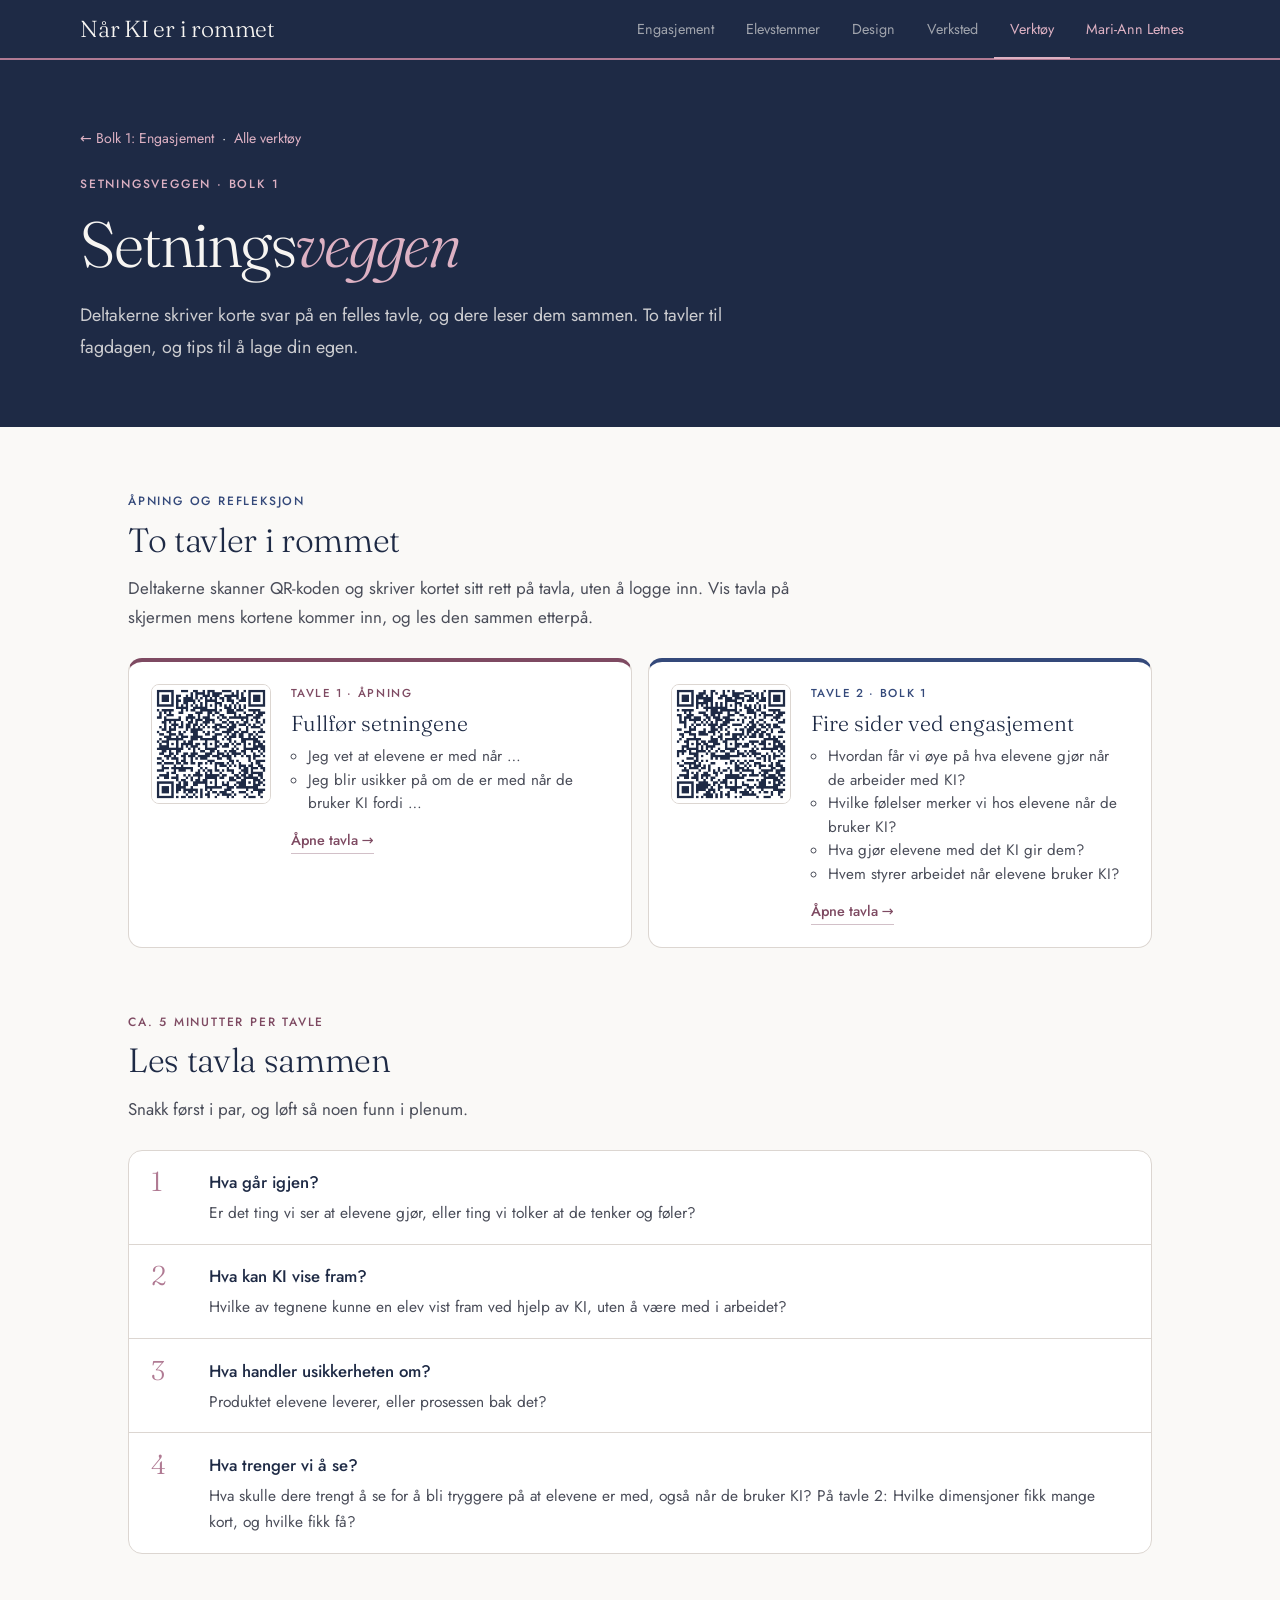
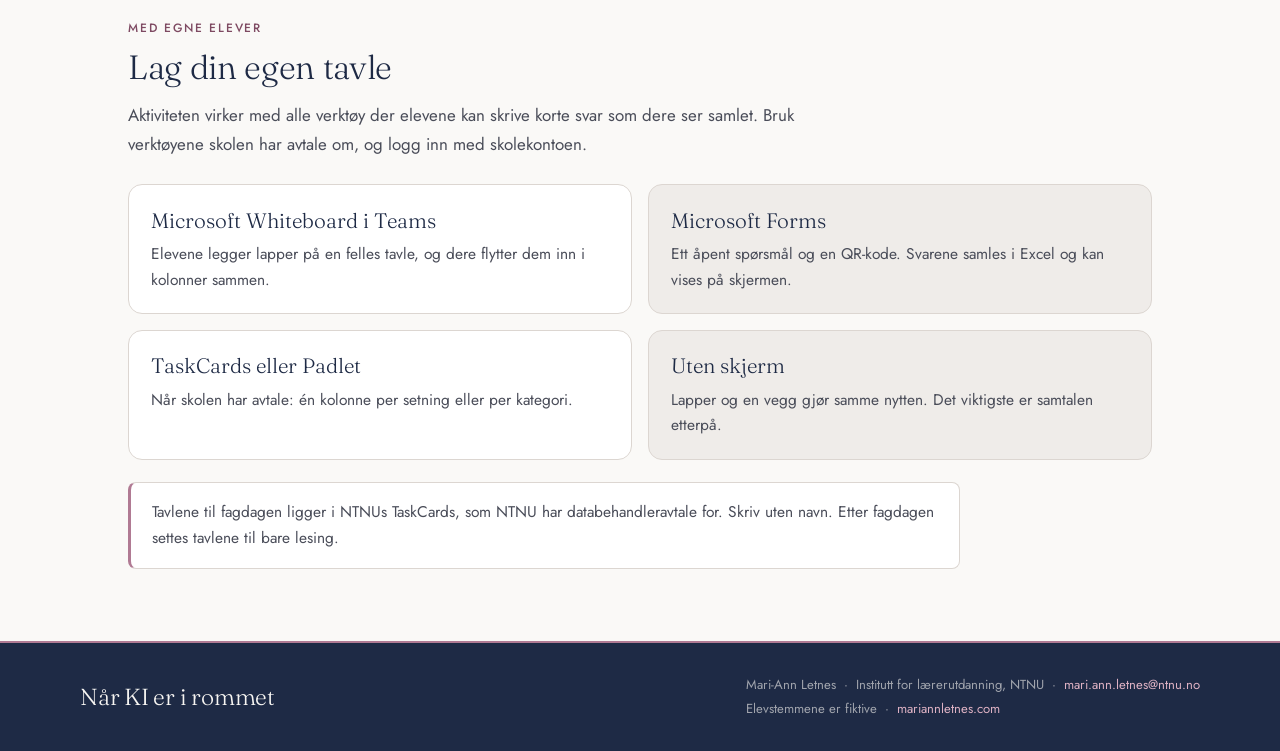
<file: setningsveggen.html>
<!DOCTYPE html>
<html lang="nb">
<head>
<meta charset="UTF-8">
<meta name="viewport" content="width=device-width, initial-scale=1">
<title>Setningsveggen — Når KI er i rommet</title>
<meta name="description" content="To TaskCards-tavler til fagdagen: fullfør setningene, og fire sider ved engasjement når KI er med.">
<meta name="theme-color" content="#1E2A45">
<link rel="icon" type="image/svg+xml" href="../ikon.svg">
<link rel="stylesheet" href="verktoy.css">
<style>
.boards{list-style:none;padding:0;margin:1.6rem 0 0;display:grid;grid-template-columns:1fr 1fr;gap:1rem}
.board{background:#fff;border:1px solid var(--lin-dark);border-top:4px solid var(--b);border-radius:var(--radius-lg);padding:1.4rem;display:grid;grid-template-columns:120px 1fr;gap:1.2rem;align-items:start}
.board img{width:120px;height:120px;border-radius:8px;border:1px solid var(--lin-dark)}
.board .tag{display:block;font-size:.72rem;font-weight:500;letter-spacing:.14em;text-transform:uppercase;color:var(--b);margin-bottom:.4rem}
.board h3{font-family:var(--serif);font-weight:300;font-size:1.35rem;line-height:1.25;color:var(--text);margin:0 0 .5rem}
.board ul{margin:0;padding-left:1.1rem;font-size:.95rem;line-height:1.55;color:var(--text-soft)}
.board a.open{display:inline-block;margin-top:.8rem;font-size:.9rem;font-weight:500;color:var(--mauve-ink);text-decoration:none;border-bottom:1px solid rgba(126,74,98,.35)}
@media (max-width:760px){.boards{grid-template-columns:1fr}}
@media (max-width:440px){.board{grid-template-columns:1fr}}
</style>
</head>
<body>
<a class="skip" href="#innhold">Hopp til innholdet</a>

<nav class="site-nav" aria-label="Hovedmeny">
  <div class="nav-inner">
    <a class="signature" href="../index.html">Når KI er i rommet</a>
    <ul class="nav-links">
      <li><a href="../bolk-1-engasjement.html">Engasjement</a></li>
      <li><a href="../bolk-2-elevstemmer.html">Elevstemmer</a></li>
      <li><a href="../bolk-3-design.html">Design</a></li>
      <li><a href="../bolk-4-verksted.html">Verksted</a></li>
      <li><a href="../index.html#verktoy" aria-current="page">Verktøy</a></li>
      <li><a href="https://mariannletnes.com" class="sub">Mari-Ann Letnes</a></li>
    </ul>
  </div>
</nav>

<header class="v-hero">
  <div class="v-hero-inner">
    <p class="v-crumb"><a href="../bolk-1-engasjement.html">← Bolk 1: Engasjement</a> &nbsp;·&nbsp; <a href="../index.html#verktoy">Alle verktøy</a></p>
    <p class="v-kicker">Setningsveggen · Bolk 1</p>
    <h1>Setnings<em>veggen</em></h1>
    <p class="v-desc">Deltakerne skriver korte svar på en felles tavle, og dere leser dem sammen. To tavler til fagdagen, og tips til å lage din egen.</p>
  </div>
</header>

<main class="vt" id="innhold">

  <section class="section aqua" aria-labelledby="h-tavler">
    <div class="kicker">Åpning og refleksjon</div>
    <h2 id="h-tavler">To tavler i rommet</h2>
    <div class="copy"><p>Deltakerne skanner QR-koden og skriver kortet sitt rett på tavla, uten å logge inn. Vis tavla på skjermen mens kortene kommer inn, og les den sammen etterpå.</p></div>
    <ul class="boards">
      <li class="board" style="--b:var(--mauve-ink)">
        <img src="../Filer/taskcards-fullfor-setningene.png" alt="QR-kode til tavla Fullfør setningene">
        <div><span class="tag">Tavle 1 · Åpning</span><h3>Fullfør setningene</h3>
          <ul><li>Jeg vet at elevene er med når …</li><li>Jeg blir usikker på om de er med når de bruker KI fordi …</li></ul>
          <a class="open" href="https://ntnu.taskcards.app/#/board/5eb9955e-5a81-4674-88b5-cea6e93edef7?token=dff98fa8-e4f9-4c92-82b0-bcf5357aff0f" target="_blank" rel="noopener">Åpne tavla →</a></div>
      </li>
      <li class="board" style="--b:var(--forest-ink)">
        <img src="../Filer/taskcards-fire-dimensjoner.png" alt="QR-kode til tavla med de fire dimensjonene">
        <div><span class="tag">Tavle 2 · Bolk 1</span><h3>Fire sider ved engasjement</h3>
          <ul><li>Hvordan får vi øye på hva elevene gjør når de arbeider med KI?</li><li>Hvilke følelser merker vi hos elevene når de bruker KI?</li><li>Hva gjør elevene med det KI gir dem?</li><li>Hvem styrer arbeidet når elevene bruker KI?</li></ul>
          <a class="open" href="https://ntnu.taskcards.app/#/board/03c776d9-db2a-414b-ab02-a713ad49100f?token=60327abb-4b8a-4259-8b5b-1171b26cd797" target="_blank" rel="noopener">Åpne tavla →</a></div>
      </li>
    </ul>
  </section>

  <section class="section rose" aria-labelledby="h-les">
    <div class="kicker">Ca. 5 minutter per tavle</div>
    <h2 id="h-les">Les tavla sammen</h2>
    <div class="copy"><p>Snakk først i par, og løft så noen funn i plenum.</p></div>
    <ol class="steps">
      <li><div><strong>Hva går igjen?</strong><p>Er det ting vi ser at elevene gjør, eller ting vi tolker at de tenker og føler?</p></div></li>
      <li><div><strong>Hva kan KI vise fram?</strong><p>Hvilke av tegnene kunne en elev vist fram ved hjelp av KI, uten å være med i arbeidet?</p></div></li>
      <li><div><strong>Hva handler usikkerheten om?</strong><p>Produktet elevene leverer, eller prosessen bak det?</p></div></li>
      <li><div><strong>Hva trenger vi å se?</strong><p>Hva skulle dere trengt å se for å bli tryggere på at elevene er med, også når de bruker KI? På tavle 2: Hvilke dimensjoner fikk mange kort, og hvilke fikk få?</p></div></li>
    </ol>
  </section>

  <section class="section lavender" aria-labelledby="h-egen">
    <div class="kicker">Med egne elever</div>
    <h2 id="h-egen">Lag din egen tavle</h2>
    <div class="copy"><p>Aktiviteten virker med alle verktøy der elevene kan skrive korte svar som dere ser samlet. Bruk verktøyene skolen har avtale om, og logg inn med skolekontoen.</p></div>
    <ul class="cards">
      <li class="card"><strong>Microsoft Whiteboard i Teams</strong>Elevene legger lapper på en felles tavle, og dere flytter dem inn i kolonner sammen.</li>
      <li class="card"><strong>Microsoft Forms</strong>Ett åpent spørsmål og en QR-kode. Svarene samles i Excel og kan vises på skjermen.</li>
      <li class="card"><strong>TaskCards eller Padlet</strong>Når skolen har avtale: én kolonne per setning eller per kategori.</li>
      <li class="card"><strong>Uten skjerm</strong>Lapper og en vegg gjør samme nytten. Det viktigste er samtalen etterpå.</li>
    </ul>
    <p class="note">Tavlene til fagdagen ligger i NTNUs TaskCards, som NTNU har databehandleravtale for. Skriv uten navn. Etter fagdagen settes tavlene til bare lesing.</p>
  </section>

</main>

<footer class="site-footer">
  <div class="footer-inner">
    <a class="signature" href="../index.html">Når KI er i rommet</a>
    <p class="footer-info">
      Mari-Ann Letnes &nbsp;·&nbsp; Institutt for lærerutdanning, NTNU &nbsp;·&nbsp; <a href="mailto:mari.ann.letnes@ntnu.no">mari.ann.letnes@ntnu.no</a><br>
      Elevstemmene er fiktive &nbsp;·&nbsp; <a href="https://mariannletnes.com">mariannletnes.com</a>
    </p>
  </div>
</footer>

</body>
</html>
</file>
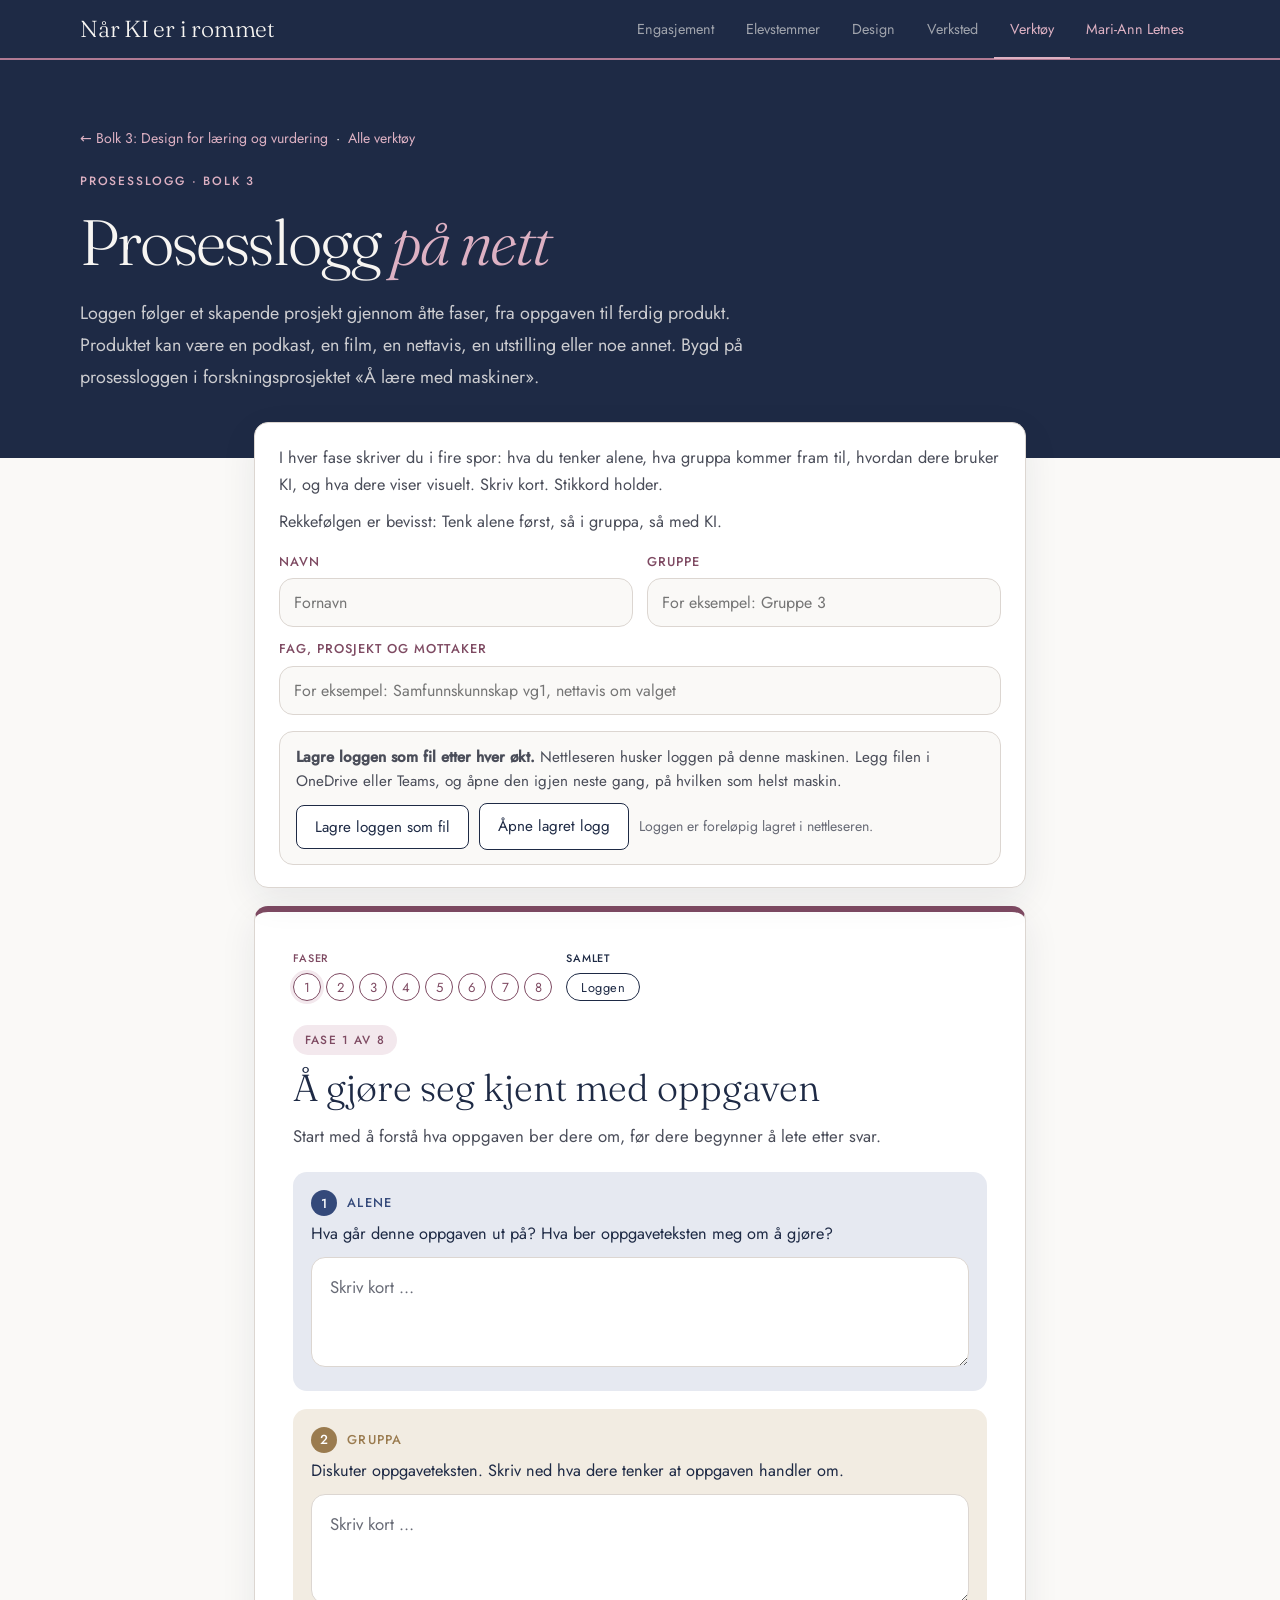
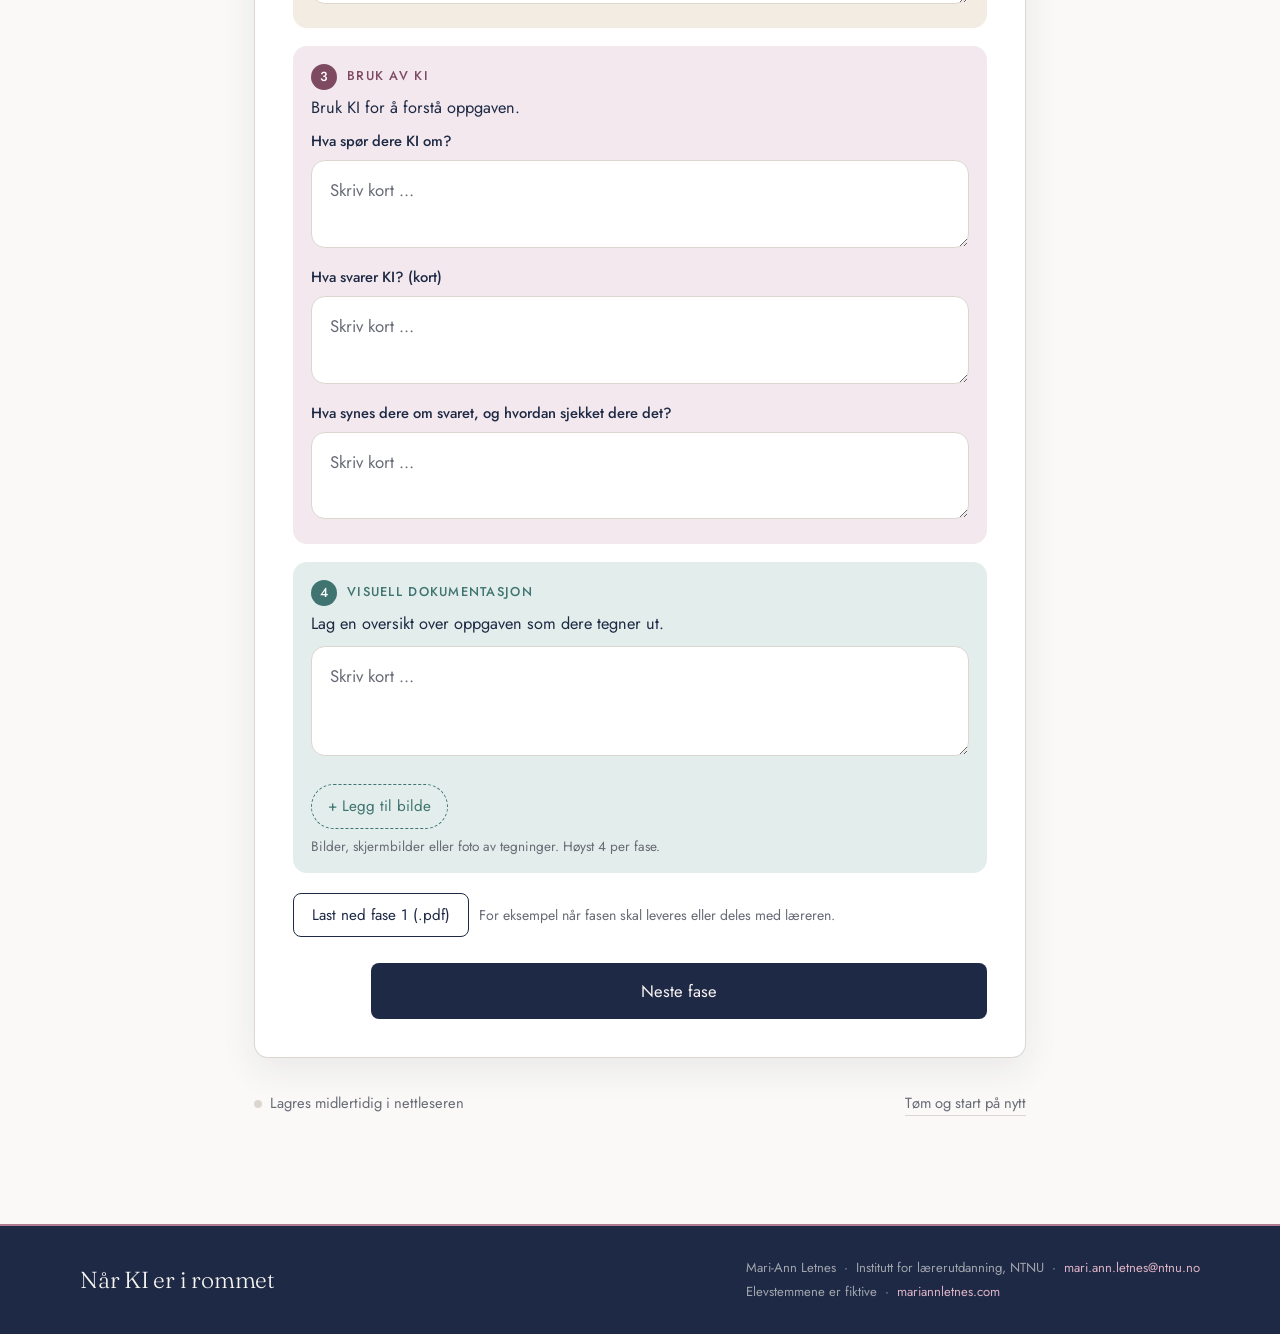
<file: verktoy/nettlogg.html>
<!DOCTYPE html>
<html lang="nb">
<head>
<meta charset="UTF-8">
<meta name="viewport" content="width=device-width, initial-scale=1">
<title>Prosesslogg på nett — Når KI er i rommet</title>
<meta name="description" content="Prosesslogg i åtte faser for skapende prosjekter, med fire spor i hver fase: alene, i gruppa, med KI og visuelt. Lagres som fil og lastes ned som PDF.">
<meta name="theme-color" content="#1E2A45">
<link rel="icon" type="image/svg+xml" href="../ikon.svg">
<link rel="stylesheet" href="verktoy.css">
<script src="../js/jspdf.umd.min.js"></script>
<style>

/* ============ Tokens ============ */
:root{
  --paper:#FBF9F7;
  --stone:#EDE7E2;
  --surface:#FFFFFF;
  --dark:#332830;
  --plum:#6E4B57;
  --ink:#4A3C43;
  --body:#5E4F55;
  --quiet:#7E6F74;
  --hair:#E6DDD6;
  --hair-stone:#DBD1C9;
  --shadow:0 18px 40px rgba(51,40,48,.08);

  /* De fire fasene i modellen. Turkis og oransje er de samme
     som de to transformasjonssyklusene har i presentasjonen. */
  --start:#6E4B57;  --start-soft:#F4EDEF;
  --c1:#1B8283;     --c1-soft:#E2F3F1;
  --c2:#B85C1A;     --c2-soft:#FCEBDC;
  --all:#6E51A0;    --all-soft:#F0EBF8;
}

/* ============ Grunnlag ============ */
*,*::before,*::after{box-sizing:border-box}
html{-webkit-text-size-adjust:100%}
body{
  margin:0;
  color:var(--body);
  font-family:var(--sans);
  font-size:1.05rem;
  line-height:1.62;
  -webkit-font-smoothing:antialiased;
  -webkit-tap-highlight-color:transparent;
}
h1,h2,h3,p{margin:0}
a{color:inherit}
button{font-family:inherit;cursor:pointer}
input,textarea{font-family:inherit}
:focus-visible{outline:2px solid var(--plum);outline-offset:3px}

.wrap{max-width:780px;margin-inline:auto;width:100%;padding-inline:24px}

/* ============ Innledning og modulfelt ============ */
.intro{
  margin-top:18px;
  padding:22px 24px;
  background:var(--surface);
  border:1px solid var(--hair);
  border-radius:var(--radius-lg);
  box-shadow:var(--shadow);
}
.intro-h1-unused{
  font-family:var(--serif);
  font-weight:300;
  font-size:clamp(1.9rem,4.4vw,2.5rem);
  line-height:1.1;
  color:var(--ink);
  margin-bottom:8px;
}
.intro p{font-size:1.02rem;line-height:1.6}

.module-row{
  margin-top:16px;
  padding-top:16px;
  border-top:1px solid var(--hair);
}
.module-row label{
  display:block;
  font-size:.86rem;
  text-transform:uppercase;
  letter-spacing:.08em;
  font-weight:500;
  color:var(--plum);
  margin-bottom:7px;
}
.module-row input{
  width:100%;
  padding:13px 15px;
  background:var(--paper);
  color:var(--ink);
  border:1px solid var(--hair);
  border-radius:var(--radius-lg);
  font-size:1.02rem;
}
.module-row input::placeholder{color:var(--quiet)}

/* ============ Framdriftssporet ============ */
.track{
  display:flex;
  flex-wrap:wrap;
  align-items:flex-end;
  gap:14px;
  margin-bottom:24px;
}
.phase{--c:var(--plum)}
.phase-name{
  display:block;
  font-size:.68rem;
  text-transform:uppercase;
  letter-spacing:.08em;
  font-weight:500;
  color:var(--c);
  margin-bottom:6px;
  white-space:nowrap;
}
.segs{display:flex;gap:5px}
.seg{
  width:28px;
  height:28px;
  display:grid;
  place-items:center;
  border-radius:50%;
  border:1.5px solid var(--c);
  background:transparent;
  color:var(--c);
  font-size:.82rem;
  padding:0;
  transition:background .18s ease,color .18s ease,box-shadow .18s ease;
}
.seg.filled{background:var(--c);color:#fff}
.seg.current{box-shadow:0 0 0 3px var(--c-soft)}
.seg-plan{
  width:auto;
  padding:0 14px;
  border-radius:999px;
  font-size:.8rem;
  letter-spacing:.04em;
}

/* ============ Kortet ============ */
main{flex:1;padding-bottom:16px}
.card{
  margin-top:18px;
  padding:clamp(24px,4vw,38px);
  background:var(--surface);
  border:1px solid var(--hair);
  border-radius:var(--radius-lg);
  box-shadow:var(--shadow);
  border-top:6px solid var(--c, var(--plum));
}

.kicker{
  display:inline-block;
  font-size:.74rem;
  text-transform:uppercase;
  letter-spacing:.1em;
  font-weight:500;
  color:var(--c);
  background:var(--c-soft);
  padding:5px 12px;
  border-radius:999px;
  margin-bottom:12px;
}
.step-title{
  font-family:var(--serif);
  font-weight:300;
  font-size:clamp(1.7rem,4.4vw,2.35rem);
  line-height:1.12;
  color:var(--ink);
  margin-bottom:14px;
}
.step-desc{
  font-size:1.05rem;
  line-height:1.65;
  margin-bottom:22px;
  max-width:62ch;
}
.prompt{
  font-size:1.06rem;
  color:var(--ink);
  font-weight:500;
  line-height:1.5;
  margin-bottom:12px;
  max-width:62ch;
}
textarea{
  width:100%;
  min-height:170px;
  padding:16px 18px;
  background:var(--paper);
  color:var(--ink);
  border:1px solid var(--hair);
  border-radius:var(--radius-lg);
  font-size:1.05rem;
  line-height:1.6;
  resize:vertical;
  transition:border-color .16s ease;
}
textarea:focus{border-color:var(--c)}
textarea::placeholder{color:var(--quiet)}

/* ============ KI-spørsmålet ============ */
.ki-box{
  margin:0 0 16px;
  padding:14px 16px;
  background:var(--all-soft);
  border-radius:var(--radius-lg);
  max-width:62ch;
}
.ki-label{
  display:block;
  font-size:.72rem;
  text-transform:uppercase;
  letter-spacing:.1em;
  font-weight:500;
  color:var(--all);
  margin-bottom:4px;
}
.ki-text{font-size:1rem;line-height:1.55;color:var(--ink)}

/* ============ Oppsummeringen ============ */
.plan-list{list-style:none;padding:0;margin:0}
.plan-item{
  width:100%;
  text-align:left;
  display:block;
  padding:16px 18px;
  margin-bottom:10px;
  background:var(--paper);
  border:1px solid var(--hair);
  border-left:5px solid var(--c);
  border-radius:0 16px 16px 0;
  transition:background .16s ease;
}
.plan-item:hover{background:var(--c-soft)}
.plan-kicker{
  font-size:.7rem;
  text-transform:uppercase;
  letter-spacing:.08em;
  font-weight:500;
  color:var(--c);
  margin-bottom:3px;
}
.plan-title{
  font-family:var(--serif);
  font-weight:300;
  font-size:1.28rem;
  color:var(--ink);
  margin-bottom:5px;
}
.plan-answer{font-size:1rem;line-height:1.55;white-space:pre-wrap;color:var(--body)}
.plan-empty{font-size:1rem;color:var(--quiet);font-style:italic}

.count{
  font-size:.95rem;
  color:var(--quiet);
  margin-bottom:16px;
}
.summary-note{
  font-size:.94rem;
  color:var(--quiet);
  margin-top:20px;
  line-height:1.6;
}
.download-btn{
  margin-top:16px;
  background:var(--dark);
  color:#F7F1F2;
  border:none;
  font-size:1.02rem;
  padding:15px 28px;
  border-radius:var(--radius-sm);
  transition:background .2s ease;
}
.download-btn:hover{background:var(--ink)}

/* ============ Navigasjon ============ */
.nav-row{
  display:flex;
  align-items:center;
  justify-content:space-between;
  margin-top:26px;
  gap:16px;
}
.btn-next{
  flex:1;
  background:var(--dark);
  color:#F7F1F2;
  border:none;
  font-size:1.04rem;
  padding:16px 30px;
  border-radius:var(--radius-sm);
  text-align:center;
  transition:background .2s ease;
}
.btn-next:hover{background:var(--ink)}
.btn-prev{
  background:transparent;
  border:none;
  color:var(--quiet);
  font-size:1.02rem;
  padding:16px 6px;
}
.btn-prev:disabled{opacity:0;pointer-events:none}
.btn-prev:not(:disabled):hover{color:var(--plum)}

/* ============ Lagring ============ */
.footer-row{
  display:flex;
  justify-content:space-between;
  align-items:center;
  gap:14px;
  flex-wrap:wrap;
  padding-top:18px;
  padding-bottom:36px;
  font-size:.92rem;
  color:var(--quiet);
}
.saved{display:flex;align-items:center;gap:8px}
.saved-dot{
  width:8px;
  height:8px;
  border-radius:50%;
  background:var(--hair-stone);
  transition:background .3s ease;
}
.saved.on .saved-dot{background:#4F7D72}
.restart{
  background:none;
  border:none;
  padding:0 0 2px;
  color:var(--quiet);
  font-size:.92rem;
  box-shadow:inset 0 -1px 0 var(--hair-stone);
}
.restart:hover{color:var(--plum);box-shadow:inset 0 -1px 0 var(--plum)}

/* ============ Mobil ============ */
@media (max-width:620px){
  .wrap{padding-inline:16px}
  .phase-name{display:none}
  .track{gap:9px 11px;align-items:center}
  .seg{width:26px;height:26px;font-size:.78rem}
  /* Må gjenta bredden her, ellers klipper regelen over «Plan»-teksten. */
  .seg-plan{width:auto;height:26px;padding:0 13px;font-size:.74rem}
  .card{border-radius:var(--radius-lg)}
  textarea{min-height:150px}
}

/* ============ Redusert bevegelse ============ */
@media (prefers-reduced-motion:reduce){
  *{transition:none !important}
}

/* ============ Loggens fire spor ============ */
:root{
  --alone:#1B8283; --alone-soft:#E2F3F1;
  --group:#9A7400; --group-soft:#FBF1D6;
  --ki:#6E51A0;    --ki-soft:#F0EBF8;
  --vis:#B85C1A;   --vis-soft:#FCEBDC;
}
.order-note{
  margin-top:14px;
  font-size:.95rem;
  color:var(--quiet);
}
.fields{display:grid;grid-template-columns:1fr 1fr;gap:12px 14px;margin-top:16px}
.fields label{display:block;font-size:.8rem;text-transform:uppercase;letter-spacing:.08em;font-weight:500;color:var(--plum);margin-bottom:6px}
.fields input{width:100%;padding:12px 14px;background:var(--paper);color:var(--ink);border:1px solid var(--hair);border-radius:var(--radius-lg);font-size:1rem}
.fields .wide{grid-column:1 / -1}
.lane{
  margin-top:18px;
  padding:18px 18px 16px;
  border-radius:var(--radius-lg);
  background:var(--lane-soft);
}
.lane-head{display:flex;align-items:center;gap:10px;margin-bottom:6px}
.lane-num{
  width:26px;height:26px;border-radius:50%;
  display:grid;place-items:center;
  background:var(--lane);color:#fff;font-size:.82rem;font-weight:500;flex:none;
}
.lane-title{font-size:.8rem;text-transform:uppercase;letter-spacing:.1em;font-weight:500;color:var(--lane)}
.lane-prompt{font-size:1.02rem;color:var(--ink);line-height:1.5;margin-bottom:10px;max-width:62ch}
.lane textarea{min-height:110px;background:#fff}
.lane textarea:focus{border-color:var(--lane)}
.sub-label{display:block;font-size:.92rem;color:var(--ink);font-weight:500;margin:10px 0 6px}
.sub-label:first-of-type{margin-top:0}
.lane .small{min-height:70px}
.img-row{display:flex;flex-wrap:wrap;gap:10px;margin-top:10px}
.thumb{position:relative;width:110px;height:82px;border-radius:12px;overflow:hidden;border:1px solid var(--hair)}
.thumb img{width:100%;height:100%;object-fit:cover;display:block}
.thumb button{position:absolute;top:4px;right:4px;width:24px;height:24px;border-radius:50%;border:none;background:rgba(51,40,48,.75);color:#fff;font-size:.9rem;line-height:1;padding:0}
.add-img{
  display:inline-flex;align-items:center;gap:8px;
  margin-top:10px;padding:9px 16px;border-radius:999px;
  border:1.5px dashed var(--lane);background:transparent;color:var(--lane);font-size:.95rem;
}
.add-img input{display:none}
.img-note{font-size:.85rem;color:var(--quiet);margin-top:6px}
.sum-phase{margin-bottom:14px;padding:16px 18px;background:var(--paper);border:1px solid var(--hair);border-radius:var(--radius-lg)}
.sum-phase h3{font-family:var(--serif);font-weight:300;font-size:1.3rem;color:var(--ink);margin-bottom:8px}
.sum-row{margin-bottom:8px}
.sum-k{display:block;font-size:.7rem;text-transform:uppercase;letter-spacing:.08em;font-weight:500}
.sum-v{font-size:.98rem;white-space:pre-wrap;color:var(--body)}
.sum-empty{font-size:.95rem;color:var(--quiet);font-style:italic}
/* ============ Filer og fase-nedlasting ============ */
.file-box{
  margin-top:16px;padding:14px 16px;border-radius:var(--radius-lg);
  background:var(--paper);border:1px solid var(--hair);
}
.file-box p{font-size:.95rem;line-height:1.55;margin-bottom:10px}
.file-row{display:flex;flex-wrap:wrap;gap:10px;align-items:center}
.btn-soft{
  background:#fff;color:var(--ink);border:1.5px solid var(--ink);
  font-size:.95rem;padding:10px 18px;border-radius:var(--radius-sm);
}
.btn-soft:hover{background:var(--ink);color:#fff}
.btn-soft input{display:none}
.file-status{font-size:.88rem;color:var(--quiet)}
.phase-dl{margin-top:20px;display:flex;flex-wrap:wrap;gap:10px;align-items:center}
@media (max-width:620px){ .fields{grid-template-columns:1fr} .lane{padding:16px 14px} }

/* ============ Sidens farger (overstyrer verdiene over) ============ */
:root{
  --paper:var(--cream); --stone:var(--lin); --surface:#fff; --dark:var(--marine);
  --plum:var(--mauve-ink); --ink:var(--text); --body:var(--text-soft); --quiet:var(--text-pale);
  --hair:var(--lin-dark); --hair-stone:var(--lin-dark);
  --shadow:0 12px 36px rgba(30,42,69,.08);

  /* fasene i modellen: de to transformasjonssyklusene har samme farger som i presentasjonen, dempet */
  --start:#B07A93; --start-soft:#F3E8ED;
  --c1:#3F7470;    --c1-soft:#E3EEEC;
  --c2:#A8603A;    --c2-soft:#F5E8DF;
  --all:#1E2A45;   --all-soft:#E6E9F1;

  /* de fire sporene i nettloggen */
  --alone:#34497A; --alone-soft:#E6E9F1;
  --group:#9A7B4F; --group-soft:#F2ECE2;
  --ki:#7E4A62;    --ki-soft:#F3E8ED;
  --vis:#3F7470;   --vis-soft:#E3EEEC;
}
body{background:var(--cream);color:var(--text-soft)}
:focus-visible{outline:2px solid var(--mauve);outline-offset:3px}

/* ============ Felles for stegverktøyene ============ */
.tool-wrap{max-width:820px;margin-inline:auto;width:100%;padding-inline:24px}
.tool-intro{margin-top:-2.2rem;position:relative;z-index:2;padding:22px 24px;background:#fff;border:1px solid var(--lin-dark);border-radius:var(--radius-lg);box-shadow:var(--shadow)}
.tool-intro > p{font-size:1.02rem;line-height:1.65;color:var(--text-soft);margin:0}
.tool-intro > p + p{margin-top:.6rem}
.tool-source{font-size:.85rem!important;color:var(--text-pale)!important}
#card{scroll-margin-top:80px}
@media (max-width:720px){#card{scroll-margin-top:12px}}
@media (max-width:620px){.tool-wrap{padding-inline:16px}.tool-intro{margin-top:-1.6rem}}

</style>
</head>
<body>
<a class="skip" href="#innhold">Hopp til innholdet</a>

<nav class="site-nav" aria-label="Hovedmeny">
  <div class="nav-inner">
    <a class="signature" href="../index.html">Når KI er i rommet</a>
    <ul class="nav-links">
      <li><a href="../bolk-1-engasjement.html">Engasjement</a></li>
      <li><a href="../bolk-2-elevstemmer.html">Elevstemmer</a></li>
      <li><a href="../bolk-3-design.html">Design</a></li>
      <li><a href="../bolk-4-verksted.html">Verksted</a></li>
      <li><a href="../index.html#verktoy" aria-current="page">Verktøy</a></li>
      <li><a href="https://mariannletnes.com" class="sub">Mari-Ann Letnes</a></li>
    </ul>
  </div>
</nav>

<header class="v-hero">
  <div class="v-hero-inner">
    <p class="v-crumb"><a href="../bolk-3-design.html">← Bolk 3: Design for læring og vurdering</a> &nbsp;·&nbsp; <a href="../index.html#verktoy">Alle verktøy</a></p>
    <p class="v-kicker">Prosesslogg · Bolk 3</p>
    <h1>Prosesslogg <em>på nett</em></h1>
    <p class="v-desc">Loggen følger et skapende prosjekt gjennom åtte faser, fra oppgaven til ferdig produkt. Produktet kan være en podkast, en film, en nettavis, en utstilling eller noe annet. Bygd på prosessloggen i forskningsprosjektet «Å lære med maskiner».</p>
  </div>
</header>

<div class="wrap tool-wrap">
  <div class="intro tool-intro">
    <p>I hver fase skriver du i fire spor: hva du tenker alene, hva gruppa kommer fram til, hvordan dere bruker KI, og hva dere viser visuelt. Skriv kort. Stikkord holder.</p>
    <p class="order-note">Rekkefølgen er bevisst: Tenk alene først, så i gruppa, så med KI.</p>
    <div class="fields">
      <div><label for="fName">Navn</label><input id="fName" placeholder="Fornavn"></div>
      <div><label for="fGroup">Gruppe</label><input id="fGroup" placeholder="For eksempel: Gruppe 3"></div>
      <div class="wide"><label for="fProject">Fag, prosjekt og mottaker</label><input id="fProject" placeholder="For eksempel: Samfunnskunnskap vg1, nettavis om valget"></div>
    </div>
    <div class="file-box">
      <p><strong>Lagre loggen som fil etter hver økt.</strong> Nettleseren husker loggen på denne maskinen. Legg filen i OneDrive eller Teams, og åpne den igjen neste gang, på hvilken som helst maskin.</p>
      <div class="file-row">
        <button class="btn-soft" type="button" id="saveFileBtn">Lagre loggen som fil</button>
        <label class="btn-soft" id="openFileLbl">Åpne lagret logg<input type="file" id="openFile" accept=".json,application/json"></label>
        <span class="file-status" id="fileStatus"></span>
      </div>
    </div>
  </div>
</div>

<main class="wrap tool-wrap" id="innhold">
  <div class="card" id="card">
    <div class="track" id="track" role="group" aria-label="Faser i loggen"></div>
    <p class="kicker" id="stepKicker"></p>
    <h2 class="step-title" id="stepTitle"></h2>
    <p class="step-desc" id="stepDesc"></p>
    <div id="inputArea"></div>
    <div id="summaryArea"></div>
    <div class="nav-row">
      <button class="btn-prev" type="button" id="prevBtn">Forrige</button>
      <button class="btn-next" type="button" id="nextBtn">Neste</button>
    </div>
  </div>
</main>

<div class="footer-row wrap tool-wrap">
  <span class="saved" id="saved"><span class="saved-dot" aria-hidden="true"></span><span id="savedText">Lagres midlertidig i nettleseren</span></span>
  <button class="restart" type="button" id="restartBtn">Tøm og start på nytt</button>
</div>

<footer class="site-footer">
  <div class="footer-inner">
    <a class="signature" href="../index.html">Når KI er i rommet</a>
    <p class="footer-info">
      Mari-Ann Letnes &nbsp;·&nbsp; Institutt for lærerutdanning, NTNU &nbsp;·&nbsp; <a href="mailto:mari.ann.letnes@ntnu.no">mari.ann.letnes@ntnu.no</a><br>
      Elevstemmene er fiktive &nbsp;·&nbsp; <a href="https://mariannletnes.com">mariannletnes.com</a>
    </p>
  </div>
</footer>

<script>
  /* ============================================================
     De fire sporene i loggen. Fargene brukes på hvert felt.
     ============================================================ */
  var LANES = {
    alone: { title:"Alene", color:"var(--alone)", soft:"var(--alone-soft)" },
    group: { title:"Gruppa", color:"var(--group)", soft:"var(--group-soft)" },
    ki:    { title:"Bruk av KI", color:"var(--ki)", soft:"var(--ki-soft)" },
    vis:   { title:"Visuell dokumentasjon", color:"var(--vis)", soft:"var(--vis-soft)" }
  };
  var KI3 = [
    { key:"kiAsk", label:"Hva spør dere KI om?" },
    { key:"kiAnswer", label:"Hva svarer KI? (kort)" },
    { key:"kiThink", label:"Hva synes dere om svaret, og hvordan sjekket dere det?" }
  ];

  /* Fasene fra loggen i syklus 2. Hver fase har felt i rekkefølge. */
  var phases = [
    { title:"Å gjøre seg kjent med oppgaven", desc:"Start med å forstå hva oppgaven ber dere om, før dere begynner å lete etter svar.",
      lanes:[
        { lane:"alone", prompt:"Hva går denne oppgaven ut på? Hva ber oppgaveteksten meg om å gjøre?" },
        { lane:"group", prompt:"Diskuter oppgaveteksten. Skriv ned hva dere tenker at oppgaven handler om." },
        { lane:"ki", prompt:"Bruk KI for å forstå oppgaven.", ki3:true },
        { lane:"vis", prompt:"Lag en oversikt over oppgaven som dere tegner ut.", img:true }
      ]},
    { title:"Informasjonsinnhenting", desc:"Finn ut hva dere trenger å vite, hvor dere finner det, og hvordan dere sjekker at det stemmer.",
      lanes:[
        { lane:"alone", prompt:"Hva trenger jeg av informasjon for å forstå temaet bedre? Hva skal produktet vårt handle om? Hvilken sjanger eller form ønsker jeg? Se gjerne på eksempler. Skriv i punkter." },
        { lane:"group", prompt:"Hvor skal vi samle informasjon, og hvordan organiserer vi den? Hvordan sikrer vi at informasjonen stemmer? Skriv ned hva gruppa kommer fram til." },
        { lane:"ki", prompt:"Hvordan kan KI hjelpe oss med å hente inn informasjon? Henter vi også informasjon fra andre kilder, og i så fall hvilke?", ki3:true },
        { lane:"vis", prompt:"Skjermbilder av KI-samtaler, oversikt over kilder, tankekart.", img:true }
      ]},
    { title:"Idéutvikling", desc:"Nå skal dere finne fram til ideer og vinkling. Alle ideer er velkomne i denne fasen.",
      lanes:[
        { lane:"alone", prompt:"Hvilke ideer har jeg selv, før vi diskuterer i gruppa?" },
        { lane:"group", prompt:"Hva er gruppas ideer? Hvordan kan vi gjøre produktet engasjerende for mottakeren? Tenk på tittel, åpning, oppbygging og avslutning." },
        { lane:"ki", prompt:"Hvordan kan KI hjelpe oss med ideer?", ki3:true },
        { lane:"vis", title:"Infografikk", prompt:"Tankekart, skisser av ideer og notater fra idémyldring.", img:true }
      ]},
    { title:"Løsningsutvikling", desc:"Velg løsning og fordel arbeidet. Tenk på hvordan dere vil overbevise og engasjere.",
      lanes:[
        { lane:"alone", prompt:"Hvilken måte å formidle temaet på virker mest lovende, og hvorfor? Hva kan jeg bidra med?" },
        { lane:"group", prompt:"Hvilken løsning mener vi er mest realistisk og engasjerende for mottakeren vår? Hvordan fordeler vi arbeidet?" },
        { lane:"ki", prompt:"Hva kan KI hjelpe oss med når vi utformer løsningen?", ki3:true },
        { lane:"vis", title:"Virkemidler", prompt:"Hvilke virkemidler vil vi bruke for å nå mottakeren, for eksempel språk, bilder, lyd eller appellformer, og hvorfor?" }
      ]},
    { title:"Plan for produktet", desc:"Lag planen for selve produktet: et manus, en dreiebok, en disposisjon eller en skisse. Bestem hvem som gjør hva.",
      lanes:[
        { lane:"group", title:"Planen", prompt:"Manus, dreiebok, disposisjon eller skisse. Hva kommer først, i midten og til slutt?", big:true },
        { lane:"group", title:"Hvem gjør hva", prompt:"Fordel roller og oppgaver i gruppa." }
      ]},
    { title:"Produksjon", desc:"Lag produktet, prøv det ut og juster. Forstår noen utenfor gruppa det dere vil si, er dere på god vei.",
      lanes:[
        { lane:"alone", prompt:"Prøv din del på noen utenfor gruppa, for eksempel et familiemedlem. Skjønte de hva du mente? Hva endret du etterpå?" },
        { lane:"group", prompt:"Hvordan gjennomførte vi produksjonen? Hva justerte vi underveis? Prioriter det som betyr mest for mottakeren, og la småfeil ligge." },
        { lane:"ki", prompt:"Hva kunne KI hjelpe oss med i produksjonen?", ki3:true },
        { lane:"vis", prompt:"Bilder fra produksjonen, skjermbilder eller skisser.", img:true }
      ]},
    { title:"Tilbakeblikk", desc:"Se tilbake på hvordan arbeidet gikk, både for deg og for gruppa.",
      lanes:[
        { lane:"alone", prompt:"Hvordan gikk gjennomføringen og arbeidsfordelingen? Hva kunne vært gjort annerledes?" },
        { lane:"group", prompt:"Hvordan vurderer vi som gruppe arbeidet vårt? Hva er vi mest fornøyd med, og hva er vi minst fornøyd med?" },
        { lane:"ki", prompt:"Hvordan har KI hjulpet oss med å lage produktet? Hvordan hadde det vært uten KI?" },
        { lane:"vis", prompt:"Legg ved det som viser prosessen best.", img:true }
      ]},
    { title:"Refleksjon over egen læring", desc:"Til slutt: Hva har du lært, og hvordan lærte du det?",
      lanes:[
        { lane:"alone", prompt:"Hva lærte du av å jobbe alene?" },
        { lane:"group", prompt:"Hvordan var det å lære når dere diskuterte sammen i gruppa?" },
        { lane:"ki", prompt:"Hvordan var det å lære når du eller dere «snakket» med KI? Hjalp KI deg til å forstå, eller kom KI i veien?" },
        { lane:"vis", prompt:"Legg ved noe som viser hva du har forstått.", img:true }
      ]}
  ];

  var data = { meta:{name:"",group:"",project:""}, ans:{}, imgs:{} };
  var current = 0;
  var totalSteps = phases.length + 1;
  var MAX_IMG = 4;

  var $ = function(id){ return document.getElementById(id); };
  var cardEl=$('card'), trackEl=$('track'), kickerEl=$('stepKicker'), titleEl=$('stepTitle'), descEl=$('stepDesc'),
      inputArea=$('inputArea'), summaryArea=$('summaryArea'), prevBtn=$('prevBtn'), nextBtn=$('nextBtn'),
      savedEl=$('saved'), savedText=$('savedText');

  /* ============ Lagring i nettleseren ============ */
  var STORE_KEY='prosesslogg-med-ki-v1', saveTimer=null, flashTimer=null;
  function loadSaved(){
    try{
      var raw=localStorage.getItem(STORE_KEY); if(!raw) return;
      var d=JSON.parse(raw);
      if(d && d.meta) data.meta=d.meta;
      if(d && d.ans) data.ans=d.ans;
      if(d && d.imgs) data.imgs=d.imgs;
    }catch(e){}
  }
  function saveSoon(){ if(saveTimer) clearTimeout(saveTimer); saveTimer=setTimeout(saveNow,400); }
  function saveNow(){
    try{
      localStorage.setItem(STORE_KEY, JSON.stringify(data));
      savedEl.classList.add('on'); savedText.textContent='Lagret';
      if(flashTimer) clearTimeout(flashTimer);
      flashTimer=setTimeout(function(){ savedEl.classList.remove('on'); savedText.textContent='Lagres midlertidig i nettleseren'; },1600);
    }catch(e){
      savedText.textContent='Nettleseren er full. Fjern et bilde, eller last ned loggen nå.';
    }
  }
  function key(p,i,sub){ return p+'-'+i+(sub?'-'+sub:''); }
  function val(k){ return data.ans[k] || ''; }
  function phaseFilled(p){
    for(var k in data.ans){ if(k.indexOf(p+'-')===0 && (data.ans[k]||'').trim()!=='') return true; }
    for(var j in data.imgs){ if(j.indexOf(p+'-')===0 && data.imgs[j].length) return true; }
    return false;
  }

  /* ============ Framdriftssporet ============ */
  function renderTrack(){
    trackEl.innerHTML='';
    var g=document.createElement('div'); g.className='phase';
    g.style.setProperty('--c','var(--plum)'); g.style.setProperty('--c-soft','var(--start-soft)');
    var n=document.createElement('span'); n.className='phase-name'; n.textContent='Faser'; g.appendChild(n);
    var segs=document.createElement('div'); segs.className='segs';
    phases.forEach(function(ph,i){
      var b=document.createElement('button'); b.type='button';
      var f=phaseFilled(i);
      b.className='seg'+(f?' filled':'')+(i===current?' current':'');
      b.textContent=i+1;
      b.setAttribute('aria-label','Fase '+(i+1)+': '+ph.title+(f?' — påbegynt':' — tom'));
      if(i===current) b.setAttribute('aria-current','step');
      b.addEventListener('click',function(){ current=i; render(); });
      segs.appendChild(b);
    });
    g.appendChild(segs); trackEl.appendChild(g);
    var l=document.createElement('div'); l.className='phase';
    l.style.setProperty('--c','var(--dark)'); l.style.setProperty('--c-soft','var(--hair)');
    var ln=document.createElement('span'); ln.className='phase-name'; ln.textContent='Samlet'; l.appendChild(ln);
    var s2=document.createElement('div'); s2.className='segs';
    var pb=document.createElement('button'); pb.type='button';
    pb.className='seg seg-plan'+(current===phases.length?' filled current':'');
    pb.textContent='Loggen'; pb.setAttribute('aria-label','Se hele loggen');
    pb.addEventListener('click',function(){ current=phases.length; render(); });
    s2.appendChild(pb); l.appendChild(s2); trackEl.appendChild(l);
  }

  /* ============ Bilder ============ */
  function compress(file, cb){
    var r=new FileReader();
    r.onload=function(){
      var im=new Image();
      im.onload=function(){
        var max=1100, w=im.width, h=im.height, sc=Math.min(1, max/Math.max(w,h));
        var c=document.createElement('canvas'); c.width=Math.round(w*sc); c.height=Math.round(h*sc);
        var ctx=c.getContext('2d'); ctx.fillStyle='#fff'; ctx.fillRect(0,0,c.width,c.height); ctx.drawImage(im,0,0,c.width,c.height);
        cb(c.toDataURL('image/jpeg',0.72), c.width, c.height);
      };
      im.onerror=function(){ cb(null); };
      im.src=r.result;
    };
    r.readAsDataURL(file);
  }
  function imgBlock(k, wrap){
    var row=document.createElement('div'); row.className='img-row';
    (data.imgs[k]||[]).forEach(function(im,idx){
      var t=document.createElement('div'); t.className='thumb';
      var i=document.createElement('img'); i.src=im.src; i.alt='Bilde '+(idx+1);
      var x=document.createElement('button'); x.type='button'; x.textContent='×'; x.setAttribute('aria-label','Fjern bilde '+(idx+1));
      x.addEventListener('click',function(){ data.imgs[k].splice(idx,1); saveNow(); render(); });
      t.appendChild(i); t.appendChild(x); row.appendChild(t);
    });
    wrap.appendChild(row);
    if((data.imgs[k]||[]).length < MAX_IMG){
      var lab=document.createElement('label'); lab.className='add-img';
      lab.appendChild(document.createTextNode('+ Legg til bilde'));
      var inp=document.createElement('input'); inp.type='file'; inp.accept='image/*';
      inp.addEventListener('change',function(){
        var f=inp.files && inp.files[0]; if(!f) return;
        compress(f,function(src,w,h){
          if(!src) return;
          data.imgs[k]=data.imgs[k]||[]; data.imgs[k].push({src:src,w:w,h:h});
          saveNow(); render();
        });
      });
      lab.appendChild(inp); wrap.appendChild(lab);
    }
    var note=document.createElement('p'); note.className='img-note';
    note.textContent='Bilder, skjermbilder eller foto av tegninger. Høyst '+MAX_IMG+' per fase.';
    wrap.appendChild(note);
  }

  /* ============ Felt ============ */
  function textarea(k, cls){
    var ta=document.createElement('textarea'); if(cls) ta.className=cls;
    ta.value=val(k); ta.placeholder='Skriv kort …';
    ta.addEventListener('input',function(){ data.ans[k]=ta.value; saveSoon(); renderTrack(); });
    return ta;
  }
  function laneEl(p, i, L, n){
    var meta=LANES[L.lane];
    var box=document.createElement('section'); box.className='lane';
    box.style.setProperty('--lane',meta.color); box.style.setProperty('--lane-soft',meta.soft);
    var head=document.createElement('div'); head.className='lane-head';
    var num=document.createElement('span'); num.className='lane-num'; num.textContent=n;
    var t=document.createElement('span'); t.className='lane-title'; t.textContent=L.title||meta.title;
    head.appendChild(num); head.appendChild(t); box.appendChild(head);
    var pr=document.createElement('p'); pr.className='lane-prompt'; pr.textContent=L.prompt; box.appendChild(pr);
    if(L.ki3){
      KI3.forEach(function(s){
        var lab=document.createElement('label'); lab.className='sub-label'; lab.textContent=s.label;
        var ta=textarea(key(p,i,s.key),'small'); lab.htmlFor=ta.id='f-'+key(p,i,s.key);
        box.appendChild(lab); box.appendChild(ta);
      });
    } else {
      var ta=textarea(key(p,i), L.big?'':''); if(L.big) ta.style.minHeight='260px';
      ta.setAttribute('aria-label',(L.title||meta.title)+': '+L.prompt);
      box.appendChild(ta);
    }
    if(L.img) imgBlock(key(p,i,'img'), box);
    return box;
  }

  /* ============ Samlet logg ============ */
  function laneTexts(p,i,L){
    var out=[];
    if(L.ki3){ KI3.forEach(function(s){ var v=val(key(p,i,s.key)); if(v.trim()) out.push(s.label+' '+v); }); }
    else { var v=val(key(p,i)); if(v.trim()) out.push(v); }
    return out;
  }
  function renderSummary(){
    summaryArea.innerHTML='';
    phases.forEach(function(ph,p){
      var box=document.createElement('div'); box.className='sum-phase';
      var h=document.createElement('h3'); h.textContent=(p+1)+'. '+ph.title; box.appendChild(h);
      var any=false;
      ph.lanes.forEach(function(L,i){
        var meta=LANES[L.lane], txt=laneTexts(p,i,L), ims=data.imgs[key(p,i,'img')]||[];
        if(!txt.length && !ims.length) return;
        any=true;
        var r=document.createElement('div'); r.className='sum-row';
        var k=document.createElement('span'); k.className='sum-k'; k.style.color=meta.color; k.textContent=L.title||meta.title;
        var v=document.createElement('span'); v.className='sum-v'; v.style.display='block'; v.textContent=txt.join('\n');
        r.appendChild(k); r.appendChild(v);
        if(ims.length){ var row=document.createElement('div'); row.className='img-row'; ims.forEach(function(im){ var t=document.createElement('div'); t.className='thumb'; var i2=document.createElement('img'); i2.src=im.src; i2.alt=''; t.appendChild(i2); row.appendChild(t); }); r.appendChild(row); }
        box.appendChild(r);
      });
      if(!any){ var e=document.createElement('p'); e.className='sum-empty'; e.textContent='Står åpent.'; box.appendChild(e); }
      box.addEventListener('click',function(ev){ if(ev.target.tagName!=='BUTTON'){ current=p; render(); showCard(); } });
      box.style.cursor='pointer';
      summaryArea.appendChild(box);
    });
    var note=document.createElement('p'); note.className='summary-note';
    note.textContent='Husk å lagre loggen som fil (øverst på siden) etter hver økt. PDF-en er til innlevering og deling.';
    summaryArea.appendChild(note);
    var dl=document.createElement('button'); dl.type='button'; dl.className='download-btn'; dl.textContent='Last ned loggen (.pdf)';
    dl.addEventListener('click',function(){ download(); }); summaryArea.appendChild(dl);
  }

  /* ============ Lagre og åpne fil ============ */
  function slug(t){ return (t||'').toLowerCase().replace(/[æ]/g,'ae').replace(/[ø]/g,'o').replace(/[å]/g,'a').replace(/[^a-z0-9]+/g,'-').replace(/^-|-$/g,''); }
  function today(){ var d=new Date(); return d.getFullYear()+'-'+('0'+(d.getMonth()+1)).slice(-2)+'-'+('0'+d.getDate()).slice(-2); }
  function fileBase(){ var n=slug(data.meta.name); return 'prosesslogg'+(n?'-'+n:''); }
  function updateFileStatus(){
    var el=$('fileStatus');
    el.textContent = data.meta.lastFile ? 'Sist lagret som fil: '+data.meta.lastFile : 'Loggen er foreløpig lagret i nettleseren.';
  }
  function saveFile(){
    var d=new Date();
    data.meta.lastFile=today()+' kl. '+('0'+d.getHours()).slice(-2)+':'+('0'+d.getMinutes()).slice(-2);
    saveNow(); updateFileStatus();
    var out={ type:'prosesslogg-med-ki', version:1, saved:new Date().toISOString(), data:data };
    var blob=new Blob([JSON.stringify(out)],{type:'application/json'}), url=URL.createObjectURL(blob), a=document.createElement('a');
    a.href=url; a.download=fileBase()+'-'+today()+'.json'; document.body.appendChild(a); a.click(); document.body.removeChild(a); URL.revokeObjectURL(url);
  }
  function openFile(file){
    var r=new FileReader();
    r.onload=function(){
      try{
        var o=JSON.parse(r.result);
        if(!o || o.type!=='prosesslogg-med-ki' || !o.data) throw new Error('feil');
        var hasData=Object.keys(data.ans).some(function(k){ return (data.ans[k]||'').trim(); });
        if(hasData && !confirm('Dette erstatter loggen som ligger i nettleseren nå med loggen fra filen. Vil du fortsette?')) return;
        data={ meta:o.data.meta||{}, ans:o.data.ans||{}, imgs:o.data.imgs||{} };
        $('fName').value=data.meta.name||''; $('fGroup').value=data.meta.group||''; $('fProject').value=data.meta.project||'';
        saveNow(); updateFileStatus(); current=0; render();
        $('fileStatus').textContent='Loggen er åpnet. Fortsett der du slapp.';
      }catch(e){
        $('fileStatus').textContent='Velg en loggfil som er lagret fra denne siden.';
      }
    };
    r.readAsText(file);
  }

  /* ============ Nedlasting ============ */
  function download(only){ if(window.jspdf && window.jspdf.jsPDF){ pdf(only); } else { txt(only); } }
  function pdf(only){
    var list = (typeof only==='number') ? [only] : phases.map(function(_,i){ return i; });
    var doc=new window.jspdf.jsPDF(), m=18, W=doc.internal.pageSize.getWidth()-m*2, bottom=282, y=22;
    function need(h){ if(y+h>bottom){ doc.addPage(); y=22; } }
    function para(t,size,style,rgb,lead){
      doc.setFont('helvetica',style||'normal'); doc.setFontSize(size); doc.setTextColor(rgb[0],rgb[1],rgb[2]);
      doc.splitTextToSize(t,W).forEach(function(line){ need(lead); doc.text(line,m,y); y+=lead; });
    }
    para(typeof only==='number' ? 'Prosesslogg med KI · fase '+(only+1)+' av '+phases.length : 'Prosesslogg med KI',17,'bold',[20,20,20],8);
    var meta=[data.meta.name,data.meta.group,data.meta.project].filter(function(s){return (s||'').trim();}).join(' · ');
    if(meta) para(meta,11,'normal',[70,70,70],6);
    para('Lastet ned '+today()+'. Bygd på prosessloggen i «Å lære med maskiner» (Letnes).',9,'normal',[120,120,120],5);
    y+=6;
    var col={alone:[27,130,131],group:[154,116,0],ki:[110,81,160],vis:[184,92,26]};
    list.forEach(function(p){
      var ph=phases[p];
      need(16); para((p+1)+'. '+ph.title,13,'bold',[20,20,20],7); y+=1;
      ph.lanes.forEach(function(L,i){
        var t=laneTexts(p,i,L), ims=data.imgs[key(p,i,'img')]||[];
        para((L.title||LANES[L.lane].title).toUpperCase(),8,'bold',col[L.lane],5);
        if(t.length){ t.forEach(function(s){ para(s,10.5,'normal',[50,50,50],5.4); }); }
        else if(!ims.length){ para('(står åpent)',10,'italic',[150,150,150],5); }
        ims.forEach(function(im){
          var w=Math.min(80,W), h=w*im.h/im.w; if(h>70){ h=70; w=h*im.w/im.h; }
          need(h+3); try{ doc.addImage(im.src,'JPEG',m,y,w,h); }catch(e){} y+=h+3;
        });
        y+=3;
      });
      y+=4;
    });
    doc.save(fileBase()+(typeof only==='number' ? '-fase-'+(only+1) : '')+'.pdf');
  }
  function txt(only){
    var list = (typeof only==='number') ? [only] : phases.map(function(_,i){ return i; });
    var L=['Prosesslogg med KI', [data.meta.name,data.meta.group,data.meta.project].join(' · '), ''];
    list.forEach(function(p){
      var ph=phases[p];
      L.push((p+1)+'. '+ph.title);
      ph.lanes.forEach(function(ln,i){ L.push((ln.title||LANES[ln.lane].title)+':'); var t=laneTexts(p,i,ln); L.push(t.length?t.join('\n'):'(står åpent)'); });
      L.push('');
    });
    var blob=new Blob([L.join('\n')],{type:'text/plain;charset=utf-8'}), url=URL.createObjectURL(blob), a=document.createElement('a');
    a.href=url; a.download=fileBase()+(typeof only==='number' ? '-fase-'+(only+1) : '')+'.txt'; document.body.appendChild(a); a.click(); document.body.removeChild(a); URL.revokeObjectURL(url);
  }

  /* ============ Tegning ============ */
  function render(){
    renderTrack();
    if(current===phases.length){
      cardEl.style.setProperty('--c','var(--dark)'); cardEl.style.setProperty('--c-soft','var(--hair)');
      kickerEl.textContent='Samlet'; titleEl.textContent='Hele loggen'; descEl.textContent='Slik ser loggen ut så langt. Trykk på en fase for å gå tilbake og skrive mer.';
      inputArea.innerHTML=''; renderSummary(); summaryArea.style.display='block';
      prevBtn.disabled=false; nextBtn.style.display='none'; return;
    }
    var ph=phases[current];
    cardEl.style.setProperty('--c','var(--plum)'); cardEl.style.setProperty('--c-soft','var(--start-soft)');
    kickerEl.textContent='Fase '+(current+1)+' av '+phases.length;
    titleEl.textContent=ph.title; descEl.textContent=ph.desc;
    summaryArea.style.display='none'; summaryArea.innerHTML=''; inputArea.innerHTML='';
    ph.lanes.forEach(function(L,i){ inputArea.appendChild(laneEl(current,i,L,i+1)); });
    var pd=document.createElement('div'); pd.className='phase-dl';
    var pb=document.createElement('button'); pb.type='button'; pb.className='btn-soft';
    pb.textContent='Last ned fase '+(current+1)+' (.pdf)';
    (function(p){ pb.addEventListener('click',function(){ download(p); }); })(current);
    var ps=document.createElement('span'); ps.className='file-status'; ps.textContent='For eksempel når fasen skal leveres eller deles med læreren.';
    pd.appendChild(pb); pd.appendChild(ps); inputArea.appendChild(pd);
    prevBtn.disabled=(current===0); nextBtn.style.display='block';
    nextBtn.textContent=(current===phases.length-1)?'Se hele loggen':'Neste fase';
  }

  [['fName','name'],['fGroup','group'],['fProject','project']].forEach(function(p){
    var el=$(p[0]); el.addEventListener('input',function(){ data.meta[p[1]]=el.value; saveSoon(); });
  });
  function showCard(){ var c=document.getElementById('card'); try{ c.scrollIntoView({behavior:'smooth',block:'start'}); }catch(e){ c.scrollIntoView(); } }
  prevBtn.addEventListener('click',function(){ if(current>0){ current--; render(); showCard(); } });
  nextBtn.addEventListener('click',function(){ if(current<totalSteps-1){ current++; render(); showCard(); } });
  $('restartBtn').addEventListener('click',function(){
    if(!confirm('Dette sletter hele loggen på denne enheten. Er du sikker?')) return;
    data={meta:{name:"",group:"",project:""},ans:{},imgs:{}};
    try{ localStorage.removeItem(STORE_KEY); }catch(e){}
    $('fName').value=''; $('fGroup').value=''; $('fProject').value=''; current=0; render();
  });

  $('saveFileBtn').addEventListener('click',saveFile);
  $('openFile').addEventListener('change',function(){ var f=this.files && this.files[0]; if(f) openFile(f); this.value=''; });

  loadSaved();
  $('fName').value=data.meta.name||''; $('fGroup').value=data.meta.group||''; $('fProject').value=data.meta.project||'';
  updateFileStatus();
  render();
</script>
</body>
</html>
</file>
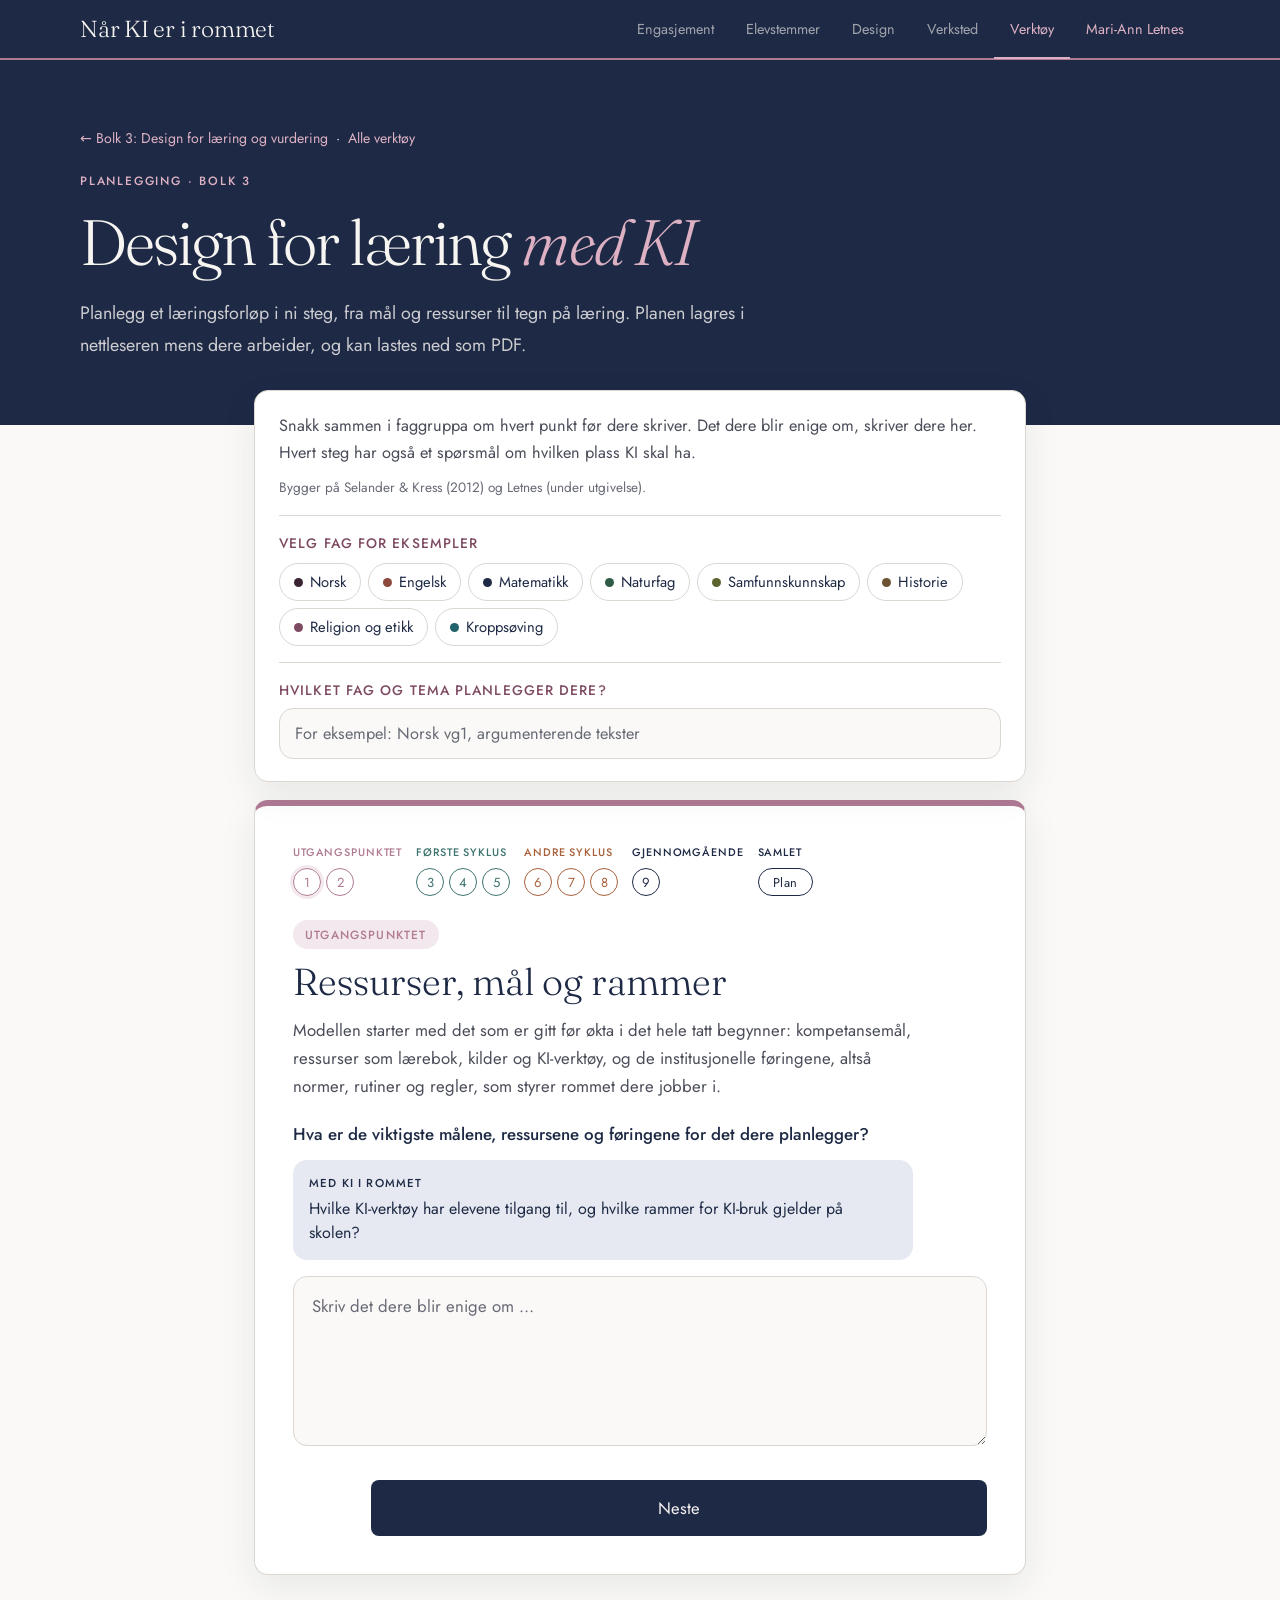
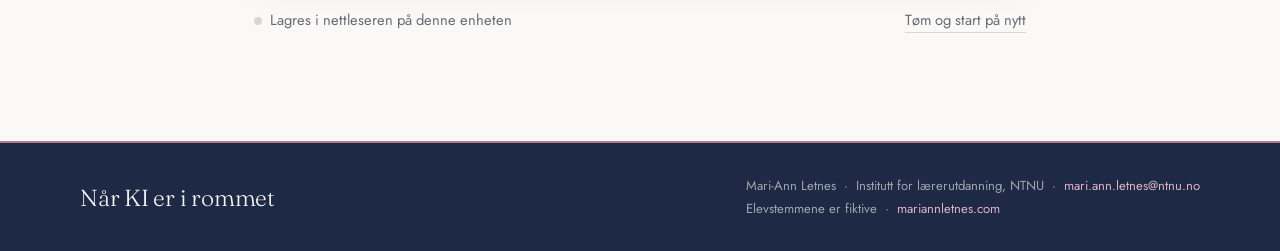
<file: verktoy/planlegging.html>
<!DOCTYPE html>
<html lang="nb">
<head>
<meta charset="UTF-8">
<meta name="viewport" content="width=device-width, initial-scale=1">
<title>Planlegging: design for læring med KI — Når KI er i rommet</title>
<meta name="description" content="Interaktivt planleggingsverktøy for lærere, bygd på Selander og Kress’ modell for design av en læringssekvens, med et spørsmål om KI i hvert steg.">
<meta name="theme-color" content="#1E2A45">
<link rel="icon" type="image/svg+xml" href="../ikon.svg">
<link rel="stylesheet" href="verktoy.css">
<script src="../js/jspdf.umd.min.js"></script>
<script src="fag.js"></script>
<style>

/* Skriftene ligger lokalt i fonts/, så ingen besøkende sendes videre til Google. */
/* ============ Tokens ============ */
:root{
  /* Samme palett som ressursportalen «Læring i en digital tid» */
  --paper:#f0ece2;
  --stone:#f0ece2;
  --surface:#fffdf8;
  --dark:#1e2a45;
  --plum:#9e7a8a;
  --ink:#1e2a45;
  --body:#555250;
  --quiet:#5a5650;
  --hair:#d9d5cc;
  --hair-stone:#cac6bc;
  --shadow:0 15px 40px rgba(30,42,69,.07);

  /* De fire fasene i modellen. Turkis og oransje er de samme
     som de to transformasjonssyklusene har i presentasjonen. */
  --start:#9e7a8a;  --start-soft:#eee3e8;
  --c1:#4f7d72;     --c1-soft:#e4ebe6;
  --c2:#b0643a;     --c2-soft:#f3e6dc;
  --all:#1e2a45;    --all-soft:#e3e5ea;
}

/* ============ Grunnlag ============ */
*,*::before,*::after{box-sizing:border-box}
html{-webkit-text-size-adjust:100%}
body{
  margin:0;
  background:var(--paper);
  color:var(--body);
  font-family:var(--sans);
  font-weight:400;
  font-size:1.05rem;
  line-height:1.62;
  -webkit-font-smoothing:antialiased;
  -webkit-tap-highlight-color:transparent;
}
h1,h2,h3,p{margin:0}
a{color:inherit}
button{font-family:inherit;cursor:pointer}
input,textarea{font-family:inherit}
:focus-visible{outline:3px solid #c6794d;outline-offset:3px}

.wrap{max-width:780px;margin-inline:auto;width:100%;padding-inline:24px}

/* ============ Innledning og modulfelt ============ */
.intro{
  margin-top:18px;
  padding:22px 24px;
  background:var(--surface);
  border:1px solid var(--hair);
  border-radius:var(--radius-lg);
  box-shadow:var(--shadow);
}
.intro-h1-unused{
  font-family:var(--serif);
  font-weight:300;
  font-size:clamp(1.9rem,4.4vw,2.5rem);
  line-height:1.1;
  color:var(--ink);
  margin-bottom:8px;
}
.intro p{font-size:1.02rem;line-height:1.6}

.module-row{
  margin-top:16px;
  padding-top:16px;
  border-top:1px solid var(--hair);
}
.module-row label{
  display:block;
  font-size:.86rem;
  text-transform:uppercase;
  letter-spacing:.08em;
  font-weight:500;
  color:var(--plum);
  margin-bottom:7px;
}
.module-row input{
  width:100%;
  padding:13px 15px;
  background:var(--paper);
  color:var(--ink);
  border:1px solid var(--hair);
  border-radius:var(--radius-lg);
  font-size:1.02rem;
}
.module-row input::placeholder{color:var(--quiet)}

/* ============ Framdriftssporet ============ */
.track{
  display:flex;
  flex-wrap:wrap;
  align-items:flex-end;
  gap:14px;
  margin-bottom:24px;
}
.phase{--c:var(--plum)}
.phase-name{
  display:block;
  font-size:.68rem;
  text-transform:uppercase;
  letter-spacing:.08em;
  font-weight:500;
  color:var(--c);
  margin-bottom:6px;
  white-space:nowrap;
}
.segs{display:flex;gap:5px}
.seg{
  width:28px;
  height:28px;
  display:grid;
  place-items:center;
  border-radius:50%;
  border:1.5px solid var(--c);
  background:transparent;
  color:var(--c);
  font-size:.82rem;
  padding:0;
  transition:background .18s ease,color .18s ease,box-shadow .18s ease;
}
.seg.filled{background:var(--c);color:#fff}
.seg.current{box-shadow:0 0 0 3px var(--c-soft)}
.seg-plan{
  width:auto;
  padding:0 14px;
  border-radius:999px;
  font-size:.8rem;
  letter-spacing:.04em;
}

/* ============ Kortet ============ */
main{flex:1;padding-bottom:16px}
.card{
  margin-top:18px;
  padding:clamp(24px,4vw,38px);
  background:var(--surface);
  border:1px solid var(--hair);
  border-radius:var(--radius-lg);
  box-shadow:var(--shadow);
  border-top:6px solid var(--c, var(--plum));
}

.kicker{
  display:inline-block;
  font-size:.74rem;
  text-transform:uppercase;
  letter-spacing:.1em;
  font-weight:500;
  color:var(--c);
  background:var(--c-soft);
  padding:5px 12px;
  border-radius:999px;
  margin-bottom:12px;
}
.step-title{
  font-family:var(--serif);
  font-weight:300;
  font-size:clamp(1.7rem,4.4vw,2.35rem);
  line-height:1.12;
  color:var(--ink);
  margin-bottom:14px;
}
.step-desc{
  font-size:1.05rem;
  line-height:1.65;
  margin-bottom:22px;
  max-width:62ch;
}
.prompt{
  font-size:1.06rem;
  color:var(--ink);
  font-weight:500;
  line-height:1.5;
  margin-bottom:12px;
  max-width:62ch;
}
textarea{
  width:100%;
  min-height:170px;
  padding:16px 18px;
  background:var(--paper);
  color:var(--ink);
  border:1px solid var(--hair);
  border-radius:var(--radius-lg);
  font-size:1.05rem;
  line-height:1.6;
  resize:vertical;
  transition:border-color .16s ease;
}
textarea:focus{border-color:var(--c)}
textarea::placeholder{color:var(--quiet)}

/* ============ KI-spørsmålet ============ */
.ki-box{
  margin:0 0 16px;
  padding:14px 16px;
  background:var(--all-soft);
  border-radius:var(--radius-lg);
  max-width:62ch;
}
.ki-label{
  display:block;
  font-size:.72rem;
  text-transform:uppercase;
  letter-spacing:.1em;
  font-weight:500;
  color:var(--all);
  margin-bottom:4px;
}
.ki-text{font-size:1rem;line-height:1.55;color:var(--ink)}

/* ============ Oppsummeringen ============ */
.plan-list{list-style:none;padding:0;margin:0}
.plan-item{
  width:100%;
  text-align:left;
  display:block;
  padding:16px 18px;
  margin-bottom:10px;
  background:var(--paper);
  border:1px solid var(--hair);
  border-left:5px solid var(--c);
  border-radius:0 16px 16px 0;
  transition:background .16s ease;
}
.plan-item:hover{background:var(--c-soft)}
.plan-kicker{
  font-size:.7rem;
  text-transform:uppercase;
  letter-spacing:.08em;
  font-weight:500;
  color:var(--c);
  margin-bottom:3px;
}
.plan-title{
  font-family:var(--serif);
  font-weight:300;
  font-size:1.28rem;
  color:var(--ink);
  margin-bottom:5px;
}
.plan-answer{font-size:1rem;line-height:1.55;white-space:pre-wrap;color:var(--body)}
.plan-empty{font-size:1rem;color:var(--quiet);font-style:italic}

.count{
  font-size:.95rem;
  color:var(--quiet);
  margin-bottom:16px;
}
.summary-note{
  font-size:.94rem;
  color:var(--quiet);
  margin-top:20px;
  line-height:1.6;
}
.download-btn{
  margin-top:16px;
  background:var(--dark);
  color:#F7F1F2;
  border:none;
  font-size:1.02rem;
  padding:15px 28px;
  border-radius:var(--radius-sm);
  transition:background .2s ease;
}
.download-btn:hover{background:var(--ink)}

/* ============ Navigasjon ============ */
.nav-row{
  display:flex;
  align-items:center;
  justify-content:space-between;
  margin-top:26px;
  gap:16px;
}
.btn-next{
  flex:1;
  background:var(--dark);
  color:#F7F1F2;
  border:none;
  font-size:1.04rem;
  padding:16px 30px;
  border-radius:var(--radius-sm);
  text-align:center;
  transition:background .2s ease;
}
.btn-next:hover{background:var(--ink)}
.btn-prev{
  background:transparent;
  border:none;
  color:var(--quiet);
  font-size:1.02rem;
  padding:16px 6px;
}
.btn-prev:disabled{opacity:0;pointer-events:none}
.btn-prev:not(:disabled):hover{color:var(--plum)}

/* ============ Lagring ============ */
.footer-row{
  display:flex;
  justify-content:space-between;
  align-items:center;
  gap:14px;
  flex-wrap:wrap;
  padding-top:18px;
  padding-bottom:36px;
  font-size:.92rem;
  color:var(--quiet);
}
.saved{display:flex;align-items:center;gap:8px}
.saved-dot{
  width:8px;
  height:8px;
  border-radius:50%;
  background:var(--hair-stone);
  transition:background .3s ease;
}
.saved.on .saved-dot{background:#4F7D72}
.restart{
  background:none;
  border:none;
  padding:0 0 2px;
  color:var(--quiet);
  font-size:.92rem;
  box-shadow:inset 0 -1px 0 var(--hair-stone);
}
.restart:hover{color:var(--plum);box-shadow:inset 0 -1px 0 var(--plum)}

/* ============ Mobil ============ */
@media (max-width:620px){
  .wrap{padding-inline:16px}
  .phase-name{display:none}
  .track{gap:9px 11px;align-items:center}
  .seg{width:26px;height:26px;font-size:.78rem}
  /* Må gjenta bredden her, ellers klipper regelen over «Plan»-teksten. */
  .seg-plan{width:auto;height:26px;padding:0 13px;font-size:.74rem}
  .card{border-radius:var(--radius-lg)}
  textarea{min-height:150px}
}

/* ============ Redusert bevegelse ============ */
@media (prefers-reduced-motion:reduce){
  *{transition:none !important}
}

/* ============ Sidens farger (overstyrer verdiene over) ============ */
:root{
  --paper:var(--cream); --stone:var(--lin); --surface:#fff; --dark:var(--marine);
  --plum:var(--mauve-ink); --ink:var(--text); --body:var(--text-soft); --quiet:var(--text-pale);
  --hair:var(--lin-dark); --hair-stone:var(--lin-dark);
  --shadow:0 12px 36px rgba(30,42,69,.08);

  /* fasene i modellen: de to transformasjonssyklusene har samme farger som i presentasjonen, dempet */
  --start:#B07A93; --start-soft:#F3E8ED;
  --c1:#3F7470;    --c1-soft:#E3EEEC;
  --c2:#A8603A;    --c2-soft:#F5E8DF;
  --all:#1E2A45;   --all-soft:#E6E9F1;

  /* de fire sporene i nettloggen */
  --alone:#34497A; --alone-soft:#E6E9F1;
  --group:#9A7B4F; --group-soft:#F2ECE2;
  --ki:#7E4A62;    --ki-soft:#F3E8ED;
  --vis:#3F7470;   --vis-soft:#E3EEEC;
}
body{background:var(--cream);color:var(--text-soft)}
:focus-visible{outline:2px solid var(--mauve);outline-offset:3px}

/* ============ Felles for stegverktøyene ============ */
.tool-wrap{max-width:820px;margin-inline:auto;width:100%;padding-inline:24px}
.tool-intro{margin-top:-2.2rem;position:relative;z-index:2;padding:22px 24px;background:#fff;border:1px solid var(--lin-dark);border-radius:var(--radius-lg);box-shadow:var(--shadow)}
.tool-intro > p{font-size:1.02rem;line-height:1.65;color:var(--text-soft);margin:0}
.tool-intro > p + p{margin-top:.6rem}
.tool-source{font-size:.85rem!important;color:var(--text-pale)!important}
#card{scroll-margin-top:80px}
@media (max-width:720px){#card{scroll-margin-top:12px}}
@media (max-width:620px){.tool-wrap{padding-inline:16px}.tool-intro{margin-top:-1.6rem}}

/* Fagvalg og fageksempel */
.fag-row{margin-top:16px;padding-top:16px;border-top:1px solid var(--hair)}
.fag-row .fag-label{display:block;font-size:.86rem;text-transform:uppercase;letter-spacing:.08em;font-weight:500;color:var(--plum);margin-bottom:9px}
.fag-buttons{display:flex;flex-wrap:wrap;gap:7px}
.fag-buttons button{border:1px solid var(--hair);background:#fff;color:var(--ink);border-radius:999px;padding:7px 14px;font-size:.92rem;display:inline-flex;align-items:center;gap:7px}
.fag-buttons button i{width:9px;height:9px;border-radius:50%;background:var(--fc);display:inline-block}
.fag-buttons button:hover{border-color:var(--fc)}
.fag-buttons button[aria-pressed=true]{background:var(--fc);border-color:var(--fc);color:#fff}
.fag-buttons button[aria-pressed=true] i{background:#fff}
.fag-ex{margin:0 0 18px;padding:14px 16px;background:#fff;border:1px solid var(--hair);border-left:4px solid var(--fc);border-radius:0 12px 12px 0;max-width:62ch}
.fag-ex-label{display:block;font-size:.72rem;text-transform:uppercase;letter-spacing:.1em;font-weight:500;color:var(--fc);margin-bottom:4px}
.fag-ex p{font-size:1rem;line-height:1.55;color:var(--ink)}
.fag-mal-label{margin-top:12px}
.fag-mal-label a{color:inherit}
.fag-mal{margin:4px 0 0;padding-left:18px}
.fag-mal li{font-family:var(--serif);font-style:italic;font-weight:300;font-size:1rem;line-height:1.5;color:var(--ink);margin-bottom:4px}
.fag-mal li::marker{color:var(--fc)}
</style>
</head>
<body>
<a class="skip" href="#innhold">Hopp til innholdet</a>

<nav class="site-nav" aria-label="Hovedmeny">
  <div class="nav-inner">
    <a class="signature" href="../index.html">Når KI er i rommet</a>
    <ul class="nav-links">
      <li><a href="../bolk-1-engasjement.html">Engasjement</a></li>
      <li><a href="../bolk-2-elevstemmer.html">Elevstemmer</a></li>
      <li><a href="../bolk-3-design.html">Design</a></li>
      <li><a href="../bolk-4-verksted.html">Verksted</a></li>
      <li><a href="../index.html#verktoy" aria-current="page">Verktøy</a></li>
      <li><a href="https://mariannletnes.com" class="sub">Mari-Ann Letnes</a></li>
    </ul>
  </div>
</nav>

<header class="v-hero">
  <div class="v-hero-inner">
    <p class="v-crumb"><a href="../bolk-3-design.html">← Bolk 3: Design for læring og vurdering</a> &nbsp;·&nbsp; <a href="../index.html#verktoy">Alle verktøy</a></p>
    <p class="v-kicker">Planlegging · Bolk 3</p>
    <h1>Design for læring <em>med KI</em></h1>
    <p class="v-desc">Planlegg et læringsforløp i ni steg, fra mål og ressurser til tegn på læring. Planen lagres i nettleseren mens dere arbeider, og kan lastes ned som PDF.</p>
  </div>
</header>

<div class="wrap tool-wrap">
  <div class="intro tool-intro">
    <p>Snakk sammen i faggruppa om hvert punkt før dere skriver. Det dere blir enige om, skriver dere her. Hvert steg har også et spørsmål om hvilken plass KI skal ha.</p>
    <p class="tool-source">Bygger på Selander &amp; Kress (2012) og Letnes (under utgivelse).</p>
    <div class="fag-row"><span class="fag-label" id="fagLabel">Velg fag for eksempler</span><div class="fag-buttons" id="fagRow" role="group" aria-labelledby="fagLabel"></div></div>
    <div class="module-row">
      <label for="moduleName">Hvilket fag og tema planlegger dere?</label>
      <input id="moduleName" placeholder="For eksempel: Norsk vg1, argumenterende tekster">
    </div>
  </div>
</div>

<main class="wrap tool-wrap" id="innhold">
  <div class="card" id="card">
    <div class="track" id="track" role="group" aria-label="Punkter i planleggingen"></div>

    <p class="kicker" id="stepKicker"></p>
    <h2 class="step-title" id="stepTitle"></h2>
    <p class="step-desc" id="stepDesc"></p>
    <div id="inputArea"></div>
    <div id="summaryArea"></div>

    <div class="nav-row">
      <button class="btn-prev" type="button" id="prevBtn">Forrige</button>
      <button class="btn-next" type="button" id="nextBtn">Neste</button>
    </div>
  </div>
</main>

<div class="footer-row wrap tool-wrap">
  <span class="saved" id="saved"><span class="saved-dot" aria-hidden="true"></span><span id="savedText">Lagres i nettleseren på denne enheten</span></span>
  <button class="restart" type="button" id="restartBtn">Tøm og start på nytt</button>
</div>

<footer class="site-footer">
  <div class="footer-inner">
    <a class="signature" href="../index.html">Når KI er i rommet</a>
    <p class="footer-info">
      Mari-Ann Letnes &nbsp;·&nbsp; Institutt for lærerutdanning, NTNU &nbsp;·&nbsp; <a href="mailto:mari.ann.letnes@ntnu.no">mari.ann.letnes@ntnu.no</a><br>
      Elevstemmene er fiktive &nbsp;·&nbsp; <a href="https://mariannletnes.com">mariannletnes.com</a>
    </p>
  </div>
</footer>

<script>
  /* ============================================================
     Modellens fire faser. Turkis og oransje er de to
     transformasjonssyklusene, som i presentasjonen.
     Hvert steg har også et KI-spørsmål (feltet «ki»).
     ============================================================ */
  var phases = {
    start:{ name:"Utgangspunktet" },
    c1:   { name:"Første syklus" },
    c2:   { name:"Andre syklus" },
    all:  { name:"Gjennomgående" }
  };

  var steps = [
    {
      phase: "start",
      kicker: "Utgangspunktet",
      title: "Ressurser, mål og rammer",
      desc: "Modellen starter med det som er gitt før økta i det hele tatt begynner: kompetansemål, ressurser som lærebok, kilder og KI-verktøy, og de institusjonelle føringene, altså normer, rutiner og regler, som styrer rommet dere jobber i.",
      prompt: "Hva er de viktigste målene, ressursene og føringene for det dere planlegger?",
      ki: "Hvilke KI-verktøy har elevene tilgang til, og hvilke rammer for KI-bruk gjelder på skolen?",
      placeholder: "Skriv det dere blir enige om …"
    },
    {
      phase: "start",
      kicker: "Utgangspunktet",
      title: "Didaktisk analyse",
      desc: "Metoden kommer etter analysen. Hva kan innholdet åpne for elevene? Hvorfor betyr det noe nå? Hva er kjernen, og hvor ligger de vanskelige overgangene?",
      prompt: "Hva er kjernen i innholdet, og hva må elevene forstå selv?",
      ki: "Hvor vil KI ta over det eleven må gjøre selv, og hvor kan KI åpne en vei inn?",
      placeholder: "Skriv det dere blir enige om …"
    },
    {
      phase: "c1",
      kicker: "Første transformasjonssyklus",
      title: "Iscenesetting",
      desc: "Hvordan setter du scenen? Dette er det første møtet med innholdet, rammen som gjør at elevene vet hva som skal skje og hvorfor.",
      prompt: "Hvordan vil dere iscenesette dette forløpet?",
      ki: "Hvordan forteller dere elevene hva KI skal brukes til, og hva de må gjøre selv?",
      placeholder: "Skriv det dere blir enige om …"
    },
    {
      phase: "c1",
      kicker: "Første transformasjonssyklus",
      title: "Transformering",
      desc: "Her arbeider elevene aktivt med stoffet og de tilgjengelige ressursene og gjør det til sitt eget. Dette er kjernen i «design i læring»: at elevene selv får omforme det de møter.",
      prompt: "Hvilke ressurser skal elevene bruke aktivt, og hvordan?",
      ki: "Hvilken rolle skal KI ha her: forklare, gi eksempler, foreslå alternativer, gi tilbakemelding eller stille spørsmål tilbake?",
      placeholder: "Skriv det dere blir enige om …"
    },
    {
      phase: "c1",
      kicker: "Første transformasjonssyklus",
      title: "Behandling",
      desc: "Etter at elevene har jobbet med stoffet, bearbeides det videre. Det som var løst og utforskende, begynner å ta form.",
      prompt: "Hvordan skal bearbeidingen skje? Får elevene lage noe synlig av forståelsen sin, en podkast, en tekst, en tegning, eller blir den værende i hodet eller i KI-chatten?",
      ki: "Hvordan gjør dere elevenes eget arbeid synlig underveis, slik at loggen blir en del av arbeidet?",
      placeholder: "Skriv det dere blir enige om …"
    },
    {
      phase: "c2",
      kicker: "Andre transformasjonssyklus",
      title: "Representasjon",
      desc: "Nå skal det som er bearbeidet komme til uttrykk. Elevene viser fram det de har forstått, i en form andre kan se eller høre, gjerne for en ekte mottaker.",
      prompt: "Hvordan kan elevene vise fram det de har forstått, og for hvem?",
      ki: "Kan eleven forklare og stå inne for det som vises, også det KI har bidratt til?",
      placeholder: "Skriv det dere blir enige om …"
    },
    {
      phase: "c2",
      kicker: "Andre transformasjonssyklus",
      title: "Diskusjon og metarefleksjon",
      desc: "Uttrykket blir gjenstand for felles refleksjon. I metasamtalen vender elevene tilbake til det de har skapt, og setter ord på valg, begrunnelser og det de oppdaget underveis.",
      prompt: "Hvordan skaper dere rom for denne samtalen? Er det dere, KI eller elevene som stiller spørsmålene?",
      ki: "Hvilke KI-svar måtte elevene tolke, justere eller forkaste, og hvordan får dere dem til å sette ord på det?",
      placeholder: "Skriv det dere blir enige om …"
    },
    {
      phase: "c2",
      kicker: "Andre transformasjonssyklus",
      title: "Forståelse",
      desc: "Til slutt lander det hele i en forståelse, en form det har tatt denne gangen. Forståelsen kan fortsatt være underveis. Dette er et stoppested.",
      prompt: "Hva sitter elevene igjen med etter dette forløpet?",
      ki: "Hva forstår eleven annerledes nå, og hvilken rolle hadde KI i den endringen?",
      placeholder: "Skriv det dere blir enige om …"
    },
    {
      phase: "all",
      kicker: "Gjennomgående",
      title: "Tegn på læring",
      desc: "Gjennom hele forløpet spør vi: Hva erkjenner vi som tegn på læring? Når KI kan ha laget produktet, trenger dere flere tegn enn produktet. Les tegnene i sammenheng: det dere ser underveis, sporene i logger og utkast, og det eleven setter ord på.",
      prompt: "Hva vil dere se etter som tegn på at det virket, hos den enkelte og i gruppa? Fanger dere tegnene opp underveis, eller først i etterkant?",
      ki: "Hvilke tegn vil dere sammenholde, og hva gjør dere hvis produktet og samtalen spriker?",
      placeholder: "Skriv det dere blir enige om …"
    }
  ];

  var answers = {};
  var moduleName = "";
  var current = 0;
  var totalSteps = steps.length + 1; // +1 for oppsummeringen

  var cardEl     = document.getElementById('card');
  var trackEl    = document.getElementById('track');
  var kickerEl   = document.getElementById('stepKicker');
  var titleEl    = document.getElementById('stepTitle');
  var descEl     = document.getElementById('stepDesc');
  var inputArea  = document.getElementById('inputArea');
  var summaryArea= document.getElementById('summaryArea');
  var prevBtn    = document.getElementById('prevBtn');
  var nextBtn    = document.getElementById('nextBtn');
  var restartBtn = document.getElementById('restartBtn');
  var moduleInput= document.getElementById('moduleName');
  var savedEl    = document.getElementById('saved');
  var savedText  = document.getElementById('savedText');

  /* ============================================================
     Lagring. Alt blir liggende i nettleseren på denne enheten,
     slik at gruppa kan lukke fanen og komme tilbake senere.
     Ingenting sendes noe sted.
     ============================================================ */
  var STORE_KEY = 'design-for-laering-ki-plan-v1';
  var saveTimer = null;
  var flashTimer = null;

  function loadSaved(){
    try{
      var raw = localStorage.getItem(STORE_KEY);
      if (!raw) return;
      var data = JSON.parse(raw);
      answers = (data && data.answers) ? data.answers : {};
      moduleName = (data && data.moduleName) ? data.moduleName : "";
    }catch(e){ /* privat vindu eller blokkert lagring — verktøyet virker uansett */ }
  }

  function saveSoon(){
    if (saveTimer) clearTimeout(saveTimer);
    saveTimer = setTimeout(saveNow, 400);
  }

  function saveNow(){
    try{
      localStorage.setItem(STORE_KEY, JSON.stringify({ answers:answers, moduleName:moduleName }));
      flashSaved();
    }catch(e){
      savedText.textContent = 'Last ned planen før du lukker siden. Denne nettleseren holder den bare mens siden er åpen.';
    }
  }

  function flashSaved(){
    savedEl.classList.add('on');
    savedText.textContent = 'Lagret';
    if (flashTimer) clearTimeout(flashTimer);
    flashTimer = setTimeout(function(){
      savedEl.classList.remove('on');
      savedText.textContent = 'Lagres i nettleseren på denne enheten';
    }, 1600);
  }

  function clearSaved(){
    try{ localStorage.removeItem(STORE_KEY); }catch(e){}
  }

  /* ============ Framdriftssporet ============ */
  function renderTrack(){
    trackEl.innerHTML = '';

    var order = ['start','c1','c2','all'];
    order.forEach(function(key){
      var idxs = [];
      steps.forEach(function(s, i){ if (s.phase === key) idxs.push(i); });
      if (idxs.length === 0) return;

      var group = document.createElement('div');
      group.className = 'phase';
      group.style.setProperty('--c', 'var(--' + key + ')');
      group.style.setProperty('--c-soft', 'var(--' + key + '-soft)');

      var name = document.createElement('span');
      name.className = 'phase-name';
      name.textContent = phases[key].name;
      group.appendChild(name);

      var segs = document.createElement('div');
      segs.className = 'segs';
      idxs.forEach(function(i){
        var b = document.createElement('button');
        b.type = 'button';
        var filled = (answers[i] || '').trim() !== '';
        b.className = 'seg' + (filled ? ' filled' : '') + (i === current ? ' current' : '');
        b.textContent = i + 1;
        b.setAttribute('aria-label', 'Punkt ' + (i + 1) + ': ' + steps[i].title + (filled ? ' — fylt ut' : ' — tomt'));
        if (i === current) b.setAttribute('aria-current', 'step');
        b.addEventListener('click', function(){ current = i; render(); });
        segs.appendChild(b);
      });
      group.appendChild(segs);
      trackEl.appendChild(group);
    });

    /* Egen knapp til den samlede planen. */
    var last = document.createElement('div');
    last.className = 'phase';
    last.style.setProperty('--c', 'var(--dark)');
    last.style.setProperty('--c-soft', 'var(--hair)');
    var lname = document.createElement('span');
    lname.className = 'phase-name';
    lname.textContent = 'Samlet';
    last.appendChild(lname);

    var segs2 = document.createElement('div');
    segs2.className = 'segs';
    var pb = document.createElement('button');
    pb.type = 'button';
    pb.className = 'seg seg-plan' + (current === steps.length ? ' filled current' : '');
    pb.textContent = 'Plan';
    pb.setAttribute('aria-label', 'Gå til den samlede planen');
    pb.addEventListener('click', function(){ current = steps.length; render(); });
    segs2.appendChild(pb);
    last.appendChild(segs2);
    trackEl.appendChild(last);
  }

  /* ============ Den samlede planen ============ */
  function renderSummary(){
    summaryArea.innerHTML = '';

    var filled = 0;
    for (var n = 0; n < steps.length; n++){
      if ((answers[n] || '').trim() !== '') filled++;
    }
    var count = document.createElement('p');
    count.className = 'count';
    count.textContent = filled + ' av ' + steps.length + ' punkter fylt ut. Trykk på et punkt for å gå tilbake og skrive mer.';
    summaryArea.appendChild(count);

    var list = document.createElement('ul');
    list.className = 'plan-list';

    steps.forEach(function(s, i){
      var li = document.createElement('li');

      var item = document.createElement('button');
      item.type = 'button';
      item.className = 'plan-item';
      item.style.setProperty('--c', 'var(--' + s.phase + ')');
      item.style.setProperty('--c-soft', 'var(--' + s.phase + '-soft)');
      item.addEventListener('click', function(){ current = i; render(); });

      var k = document.createElement('span');
      k.className = 'plan-kicker';
      k.style.display = 'block';
      k.textContent = s.kicker;

      var t = document.createElement('span');
      t.className = 'plan-title';
      t.style.display = 'block';
      t.textContent = s.title;

      var a = document.createElement('span');
      var txt = answers[i] ? answers[i] : '';
      a.className = txt ? 'plan-answer' : 'plan-empty';
      a.style.display = 'block';
      a.textContent = txt ? txt : 'Står åpent.';

      item.appendChild(k);
      item.appendChild(t);
      item.appendChild(a);
      li.appendChild(item);
      list.appendChild(li);
    });
    summaryArea.appendChild(list);

    var note = document.createElement('p');
    note.className = 'summary-note';
    note.textContent = 'Planen ligger lagret i nettleseren på denne enheten. Last den ned hvis dere skal dele den eller bruke den et annet sted.';
    summaryArea.appendChild(note);

    var dlBtn = document.createElement('button');
    dlBtn.type = 'button';
    dlBtn.className = 'download-btn';
    dlBtn.textContent = 'Last ned planen (.pdf)';
    dlBtn.addEventListener('click', downloadAnswers);
    summaryArea.appendChild(dlBtn);
  }

  /* ============ Nedlasting ============ */
  function downloadAnswers(){
    if (window.jspdf && window.jspdf.jsPDF){ downloadAsPDF(); }
    else { downloadAsTxt(); }
  }

  function downloadAsPDF(){
    var doc = new window.jspdf.jsPDF();
    var margin = 20;
    var maxWidth = doc.internal.pageSize.getWidth() - margin * 2;
    var pageBottom = 280;
    var y = 24;

    doc.setFont('helvetica', 'bold');
    doc.setFontSize(17);
    doc.text('Design for læring med KI — vår plan', margin, y);
    y += 8;

    if (moduleName.trim() !== ''){
      doc.setFont('helvetica', 'normal');
      doc.setFontSize(12);
      doc.setTextColor(60, 60, 60);
      var mod = doc.splitTextToSize('Fag og tema: ' + moduleName.trim(), maxWidth);
      for (var m = 0; m < mod.length; m++){ doc.text(mod[m], margin, y); y += 6; }
      y += 2;
    }

    if (fag && FAG && FAG[fag]){
      doc.setFont('helvetica', 'normal');
      doc.setFontSize(10);
      doc.setTextColor(60, 60, 60);
      var ml = doc.splitTextToSize('Kompetansemål (' + FAG[fag].plan.kode + ', ' + FAG[fag].plan.trinn + '): ' + FAG[fag].mal.map(function(m){ return '«' + m + '»'; }).join(' '), maxWidth);
      for (var mi = 0; mi < ml.length; mi++){ doc.text(ml[mi], margin, y); y += 5; }
      y += 3;
    }
    doc.setFont('helvetica', 'normal');
    doc.setFontSize(10);
    doc.setTextColor(120, 120, 120);
    doc.text('Basert på Selander & Kress (2012), Design för lärande, og Letnes (under utgivelse)', margin, y);
    doc.setTextColor(20, 20, 20);
    y += 14;

    for (var i = 0; i < steps.length; i++){
      var s = steps[i];
      if (y > pageBottom - 20){ doc.addPage(); y = 24; }

      doc.setFont('helvetica', 'normal');
      doc.setFontSize(9);
      doc.setTextColor(130, 90, 100);
      doc.text(s.kicker, margin, y);
      y += 6;

      doc.setFont('helvetica', 'bold');
      doc.setFontSize(13);
      doc.setTextColor(20, 20, 20);
      doc.text(s.title, margin, y);
      y += 8;

      doc.setFont('helvetica', 'italic');
      doc.setFontSize(10);
      doc.setTextColor(110, 81, 160);
      var kiLines = doc.splitTextToSize('KI: ' + s.ki, maxWidth);
      for (var q = 0; q < kiLines.length; q++){
        if (y > pageBottom){ doc.addPage(); y = 24; }
        doc.text(kiLines[q], margin, y);
        y += 5;
      }
      y += 2;

      doc.setFont('helvetica', 'normal');
      doc.setFontSize(11);
      doc.setTextColor(60, 60, 60);
      var text = answers[i] ? answers[i] : '(står åpent)';
      var lines = doc.splitTextToSize(text, maxWidth);
      for (var j = 0; j < lines.length; j++){
        if (y > pageBottom){ doc.addPage(); y = 24; }
        doc.text(lines[j], margin, y);
        y += 6;
      }
      y += 8;
    }

    doc.save('design-for-laering-med-ki-plan.pdf');
  }

  function downloadAsTxt(){
    var lines = ['Design for læring med KI — vår plan'];
    if (moduleName.trim() !== ''){ lines.push('Fag og tema: ' + moduleName.trim()); }
    lines.push('Basert på Selander & Kress (2012)', '');
    for (var i = 0; i < steps.length; i++){
      var s = steps[i];
      lines.push(s.kicker + ' — ' + s.title);
      lines.push('KI: ' + s.ki);
      lines.push(answers[i] ? answers[i] : '(står åpent)');
      lines.push('');
    }
    var blob = new Blob([lines.join('\n')], { type: 'text/plain;charset=utf-8' });
    var url = URL.createObjectURL(blob);
    var a = document.createElement('a');
    a.href = url;
    a.download = 'design-for-laering-med-ki-plan.txt';
    document.body.appendChild(a);
    a.click();
    document.body.removeChild(a);
    URL.revokeObjectURL(url);
  }

  /* ============ Tegning av steget ============ */
  function render(){
    renderTrack();
    var isSummary = (current === steps.length);

    if (isSummary){
      cardEl.style.setProperty('--c', 'var(--dark)');
      cardEl.style.setProperty('--c-soft', 'var(--hair)');
      kickerEl.textContent = 'Samlet';
      kickerEl.style.display = 'inline-block';
      titleEl.textContent = 'Deres plan, samlet';
      descEl.textContent = 'Slik ser hele forløpet ut, fra ramme til tegn på læring.';
      inputArea.innerHTML = '';
      renderSummary();
      summaryArea.style.display = 'block';
      prevBtn.disabled = false;
      nextBtn.style.display = 'none';
      return;
    }

    var s = steps[current];
    cardEl.style.setProperty('--c', 'var(--' + s.phase + ')');
    cardEl.style.setProperty('--c-soft', 'var(--' + s.phase + '-soft)');

    kickerEl.style.display = 'inline-block';
    kickerEl.textContent = s.kicker;
    titleEl.textContent = s.title;
    descEl.textContent = s.desc;
    summaryArea.style.display = 'none';
    summaryArea.innerHTML = '';

    inputArea.innerHTML = '';
    var promptEl = document.createElement('p');
    promptEl.className = 'prompt';
    promptEl.id = 'promptText';
    promptEl.textContent = s.prompt;

    var ta = document.createElement('textarea');
    ta.placeholder = s.placeholder;
    ta.setAttribute('aria-labelledby', 'promptText');
    ta.value = answers[current] ? answers[current] : '';
    /* Bind svaret til dette steget, slik at teksten havner riktig
       også hvis steget byttes mens feltet står åpent. */
    (function(stepIndex){
      ta.addEventListener('input', function(){
        answers[stepIndex] = ta.value;
        saveSoon();
        renderTrack();
      });
    })(current);

    var kiBox = document.createElement('div');
    kiBox.className = 'ki-box';
    var kiLabel = document.createElement('span');
    kiLabel.className = 'ki-label';
    kiLabel.textContent = 'Med KI i rommet';
    var kiText = document.createElement('p');
    kiText.className = 'ki-text';
    kiText.textContent = s.ki;
    kiBox.appendChild(kiLabel);
    kiBox.appendChild(kiText);

    if (fag && FAG[fag] && FAG[fag].ex[current]){
      var ex = document.createElement('div'); ex.className = 'fag-ex'; ex.style.setProperty('--fc', FAG[fag].farge);
      var exL = document.createElement('span'); exL.className = 'fag-ex-label'; exL.textContent = 'Eksempel fra ' + FAG[fag].navn.toLowerCase() + ': ' + FAG[fag].tema.charAt(0).toLowerCase() + FAG[fag].tema.slice(1);
      var exP = document.createElement('p'); exP.textContent = FAG[fag].ex[current];
      ex.appendChild(exL); ex.appendChild(exP);
      if (current === 0 && FAG[fag].mal){
        var mt = document.createElement('span'); mt.className = 'fag-ex-label fag-mal-label';
        mt.appendChild(document.createTextNode('Kompetansemål (' + FAG[fag].plan.trinn + ', '));
        var pa = document.createElement('a'); pa.href = FAG[fag].plan.url; pa.target = '_blank'; pa.rel = 'noopener'; pa.textContent = FAG[fag].plan.kode;
        mt.appendChild(pa); mt.appendChild(document.createTextNode(')'));
        var ml = document.createElement('ul'); ml.className = 'fag-mal';
        FAG[fag].mal.forEach(function(m){ var li = document.createElement('li'); li.textContent = '«' + m + '»'; ml.appendChild(li); });
        ex.appendChild(mt); ex.appendChild(ml);
      }
      inputArea.appendChild(ex);
    }
    inputArea.appendChild(promptEl);
    inputArea.appendChild(kiBox);
    inputArea.appendChild(ta);

    prevBtn.disabled = (current === 0);
    nextBtn.style.display = 'block';
    nextBtn.textContent = (current === steps.length - 1) ? 'Se planen' : 'Neste';
  }

  moduleInput.addEventListener('input', function(){
    moduleName = moduleInput.value;
    saveSoon();
  });

  function showCard(){ try{ cardEl.scrollIntoView({behavior:'smooth', block:'start'}); }catch(e){ cardEl.scrollIntoView(); } }
  prevBtn.addEventListener('click', function(){ if (current > 0){ current--; render(); showCard(); } });
  nextBtn.addEventListener('click', function(){ if (current < totalSteps - 1){ current++; render(); showCard(); } });

  restartBtn.addEventListener('click', function(){
    if (!confirm('Dette sletter alt dere har skrevet på denne enheten. Er dere sikre?')) return;
    answers = {};
    moduleName = "";
    moduleInput.value = "";
    clearSaved();
    current = 0;
    render();
  });

  /* ============ Fagvalg ============ */
  function renderFag(){
    var row = document.getElementById('fagRow');
    if (!row || !FAG) return;
    row.innerHTML = '';
    FAG_ORDER.forEach(function(k){
      var b = document.createElement('button');
      b.type = 'button';
      b.style.setProperty('--fc', FAG[k].farge);
      b.setAttribute('aria-pressed', String(k === fag));
      var dot = document.createElement('i'); dot.setAttribute('aria-hidden', 'true');
      b.appendChild(dot); b.appendChild(document.createTextNode(FAG[k].navn));
      b.addEventListener('click', function(){
        fag = (fag === k) ? '' : k;
        try{ fag ? localStorage.setItem('nkir-fag', fag) : localStorage.removeItem('nkir-fag'); }catch(e){}
        try{ var u = new URL(location.href); fag ? u.searchParams.set('fag', fag) : u.searchParams.delete('fag'); history.replaceState(null, '', u.pathname + u.search + u.hash); }catch(e){}
        renderFag(); render();
      });
      row.appendChild(b);
    });
    moduleInput.placeholder = (fag && FAG[fag]) ? FAG[fag].plassholder : 'For eksempel: Norsk vg1, argumenterende tekster';
  }
  var FAG = window.VGS_FAG || null, FAG_ORDER = window.VGS_FAG_ORDER || [], fag = '';
  try{ fag = new URLSearchParams(location.search).get('fag') || localStorage.getItem('nkir-fag') || ''; }catch(e){}
  if (!FAG || !FAG[fag]) fag = '';
  try{ if (fag) localStorage.setItem('nkir-fag', fag); }catch(e){}

  loadSaved();
  moduleInput.value = moduleName;
  renderFag();
  render();
</script>
</body>
</html>
</file>
<file: stil.css>
/* =========================================================
   Når KI er i rommet — ressursside (Storhamar)
   Kopi av stilfilen fra mariannletnes.com, med tillegg nederst.
   Uttrykk: plommefargen fra den opprinnelige siden, med
   fargetrinnene, streken og kortene fra «GenKI i barnehagen».
   Alle sidene i rotmappa henter denne filen. Verktøyene i verktoy/
   har sin egen verktoy.css med de samme fargene og skriftene.
   ========================================================= */

/* ---------- 0. Skrifter ----------
   Ligger lokalt i fonts/ (SIL Open Font License), så siden henter
   ingenting fra andre nettsteder. */
@font-face{font-family:'Fraunces';font-style:normal;font-weight:100 900;font-display:swap;src:url(fonts/fraunces-latin-opsz-normal.woff2) format('woff2')}
@font-face{font-family:'Fraunces';font-style:italic;font-weight:100 900;font-display:swap;src:url(fonts/fraunces-latin-opsz-italic.woff2) format('woff2')}
@font-face{font-family:'Jost';font-style:normal;font-weight:400;font-display:swap;src:url(fonts/jost-latin-400-normal.woff2) format('woff2')}
@font-face{font-family:'Jost';font-style:normal;font-weight:500;font-display:swap;src:url(fonts/jost-latin-500-normal.woff2) format('woff2')}

/* ---------- 1. Farger og grunnverdier ----------
   Endre en farge her, så endres den overalt. */
:root{
  /* grunnfarger */
  --blue:#1E2A45;          /* marineblå, fra GenKI */
  --blue-deep:#161F33;
  --plum:#3A2433;          /* plomme, fra den opprinnelige siden */
  --plum-deep:#2A1A25;

  /* hvor de mørke fargene brukes.
     Bytt verdiene her for å flytte blått og plomme rundt på siden. */
  --marine:var(--blue);        /* meny, topp, bunn, knapp */
  --marine-deep:var(--blue-deep); /* sitatfelt */
  --warmgray:var(--plum);      /* mørkt innholdsfelt (prosjekter) */

  /* lys marmor */
  --cream:#FAF9F7;         /* sidebakgrunn, nesten hvit */
  --lin:#EFECE9;           /* kort og bånd, blek marmorgrå */
  --lin-dark:#DCD6D1;      /* kantlinjer */

  /* aksenter */
  --mauve:#B07A93;         /* streker og ringer */
  --mauve-light:#DDB1C3;   /* tekst på mørk bunn */
  --mauve-ink:#7E4A62;     /* plommetekst på lys bunn */
  --forest:var(--mauve);   /* strek over kort ved hover */
  --forest-ink:#34497A;    /* blå etiketter på lys bunn */

  /* tekst på lys bunn */
  --text:#1E2A45;
  --text-soft:#4A4D59;
  --text-pale:#686B76;

  /* tekst på mørk bunn */
  --on-dark:#F7F5F2;
  --on-dark-soft:rgba(247,245,242,.8);
  --on-dark-pale:rgba(247,245,242,.6);

  /* skrift */
  --serif:'Fraunces',Georgia,'Times New Roman',serif;
  --sans:'Jost',system-ui,-apple-system,'Segoe UI',sans-serif;

  /* mål */
  --max:1120px;
  --gutter:3rem;
  --radius-lg:14px;
  --radius-sm:8px;
}

/* ---------- 2. Grunnoppsett ---------- */
*,*::before,*::after{box-sizing:border-box;margin:0;padding:0}
html{-webkit-text-size-adjust:100%;scroll-behavior:smooth}
body{
  font-family:var(--sans);font-weight:400;font-size:1.08rem;line-height:1.7;
  color:var(--text);background:var(--cream);-webkit-font-smoothing:antialiased;
}
img{max-width:100%;display:block}
a{color:inherit}
:focus-visible{outline:2px solid var(--mauve);outline-offset:3px}

.inner{max-width:var(--max);margin:0 auto}
.band{padding:5rem var(--gutter) 5.5rem}
.band-lin{background:var(--lin);border-top:1px solid var(--lin-dark)}
.band-dark{background:var(--warmgray);color:var(--on-dark)}

/* små etiketter med sperret skrift */
.section-label,.kicker,.tag{
  font-family:var(--sans);font-size:.75rem;font-weight:500;
  letter-spacing:.15em;text-transform:uppercase;line-height:1.5;
}
.section-label{color:var(--forest-ink);margin-bottom:.5rem}
/* etiketter inne i kort skal ikke arve kortets brødtekst */
.card p.tag,.card-side p.tag,.dark-item p.tag,.row-link p.tag{
  font-size:.75rem;line-height:1.5;flex:none;margin-top:0;
}
.band-dark .section-label{color:var(--mauve-light)}
.section-heading{
  font-family:var(--serif);font-weight:300;font-size:clamp(1.7rem,3vw,2.1rem);
  line-height:1.2;letter-spacing:-.01em;color:var(--text);margin-bottom:2.5rem;
}
.band-dark .section-heading{color:var(--on-dark)}

/* ---------- 3. Navigasjon ---------- */
.site-nav{
  background:var(--marine);border-bottom:2.5px solid var(--mauve);
  position:sticky;top:0;z-index:100;padding:0 var(--gutter);
}
.nav-inner{
  max-width:var(--max);margin:0 auto;height:58px;
  display:flex;align-items:center;justify-content:space-between;gap:1.5rem;
}
.nav-logo{display:flex;align-items:center;gap:.7rem;text-decoration:none;flex-shrink:0}
.nav-bubble{
  width:32px;height:32px;border-radius:6px 6px 6px 2px;background:var(--mauve);
  display:flex;align-items:center;justify-content:center;
  font-size:11px;font-weight:500;letter-spacing:.04em;color:#fff;
}
.nav-wordmark{font-size:.95rem;font-weight:400;color:var(--on-dark-soft)}
.signature{
  font-family:var(--serif);font-weight:300;font-size:1.45rem;line-height:1;
  color:var(--on-dark);text-decoration:none;letter-spacing:-.01em;
}
.nav-links{display:flex;list-style:none}
.nav-links a{
  display:flex;align-items:center;height:58px;padding:0 1rem;
  font-size:.9rem;font-weight:400;color:var(--on-dark-pale);text-decoration:none;
  border-bottom:2.5px solid transparent;margin-bottom:-2.5px;transition:color .15s;
}
.nav-links a:hover{color:var(--on-dark)}
.nav-links a[aria-current="page"]{color:var(--mauve-light);border-bottom-color:var(--mauve-light)}
.nav-links .sub{color:var(--mauve-light)}

/* ---------- 4. Hero ---------- */
.hero{background:var(--marine);padding:6rem var(--gutter) 5.5rem;color:var(--on-dark)}
.hero-inner{
  max-width:var(--max);margin:0 auto;display:grid;
  grid-template-columns:minmax(0,1fr) 250px;gap:3rem;align-items:end;
}
.kicker{color:var(--mauve-light);margin-bottom:1.4rem}
.hero h1{
  font-family:var(--serif);font-weight:300;
  font-size:clamp(3rem,7vw,5.6rem);line-height:.98;letter-spacing:-.03em;
  color:var(--on-dark);margin-bottom:1.8rem;
}
.hero h1 em{font-style:italic;color:var(--mauve-light)}
.hero-desc{font-size:1.15rem;line-height:1.8;color:var(--on-dark-soft);max-width:34rem}

.hero-inner.with-portrait{grid-template-columns:minmax(0,1fr) 300px;gap:4rem}

/* Om meg har plommefarget topp i stedet for blå.
   Bytt fargen her for å endre den. */
.side-om .site-nav,.side-om .hero{background:var(--plum)}

/* rektangulært portrett uten ramme; bakgrunnsfargen ligger i bildet */
.portrait-link{display:block;text-decoration:none}
.portrait{
  display:block;position:relative;border-radius:4px;overflow:hidden;
  aspect-ratio:900/1124;
}
.portrait img{width:100%;height:100%;object-fit:cover}
.portrait .alt{position:absolute;inset:0;opacity:0;transition:opacity .45s ease}
.portrait-link:hover .alt,.portrait-link:focus-visible .alt{opacity:1}
.portrait-label{
  display:block;margin-top:1.1rem;text-align:center;font-size:.95rem;
  color:var(--on-dark-pale);transition:color .25s;
}
.portrait-link:hover .portrait-label{color:var(--mauve-light)}

/* ---------- 5. Kort ---------- */
.group-row{
  display:flex;align-items:center;gap:.75rem;
  padding-bottom:1rem;border-bottom:1px solid var(--lin-dark);margin-bottom:1.1rem;
}
.card-grid + .group-row{margin-top:3rem}
.group-dot{width:7px;height:7px;border-radius:50%;background:var(--forest);flex-shrink:0}
.group-dot.mauve{background:var(--mauve)}
.group-text{font-size:.72rem;font-weight:500;letter-spacing:.14em;text-transform:uppercase;color:var(--text-pale)}

.card-grid{display:grid;grid-template-columns:repeat(3,minmax(0,1fr));gap:1rem}

.card{
  position:relative;overflow:hidden;display:flex;flex-direction:column;
  background:var(--lin);border:1px solid var(--lin-dark);border-radius:var(--radius-lg);
  padding:1.6rem 1.4rem 1.35rem;text-decoration:none;color:inherit;
  transition:border-color .2s,transform .2s,box-shadow .2s;
}
.card::after{
  content:"";position:absolute;top:0;left:0;right:0;height:2.5px;background:var(--forest);
  transform:scaleX(0);transform-origin:left;transition:transform .25s ease;
}
.card.mauve::after{background:var(--mauve)}
.card:hover{border-color:#C9C1BB;transform:translateY(-4px);box-shadow:0 12px 36px rgba(30,42,69,.10)}
.card:hover::after{transform:scaleX(1)}
.card .tag{color:var(--forest-ink);margin-bottom:.9rem}
.card.mauve .tag{color:var(--mauve-ink)}
.card .tag .date{color:var(--text-pale);letter-spacing:.08em}
.card h3{
  font-family:var(--serif);font-weight:300;font-size:1.3rem;line-height:1.28;
  letter-spacing:-.005em;color:var(--marine);margin-bottom:.6rem;
}
.card p{font-size:.95rem;line-height:1.65;color:var(--text-soft);flex:1}
.card-cta{
  display:inline-flex;align-items:center;gap:.35rem;margin-top:1.2rem;
  font-size:.82rem;font-weight:500;letter-spacing:.03em;color:var(--forest-ink);
  transition:gap .15s;
}
.card.mauve .card-cta{color:var(--mauve-ink)}
.card:hover .card-cta{gap:.6rem}
.card-cta svg{width:12px;height:12px}

/* bredt kort for aktuell sak */
.card-wide{
  display:grid;grid-template-columns:minmax(0,1.4fr) minmax(0,1fr);gap:2.5rem;
  padding:2.2rem 2.2rem 2rem;
}
.card-wide h3{font-size:clamp(1.8rem,3.4vw,2.5rem);line-height:1.12;margin-bottom:1rem}
.card-wide p{font-size:1.05rem;flex:none}
.card-side{
  background:var(--marine);color:var(--on-dark-soft);border-radius:var(--radius-sm);
  padding:1.5rem 1.6rem;align-self:stretch;display:flex;flex-direction:column;justify-content:center;
}
.card-side .tag{color:var(--mauve-light);margin-bottom:.8rem}
.card-side ul{list-style:none}
.card-side li{
  font-size:.95rem;padding:.55rem 0;border-top:1px solid rgba(240,236,226,.12);
  display:flex;gap:.7rem;align-items:baseline;
}
.card-side li::before{content:"";width:6px;height:6px;border-radius:50%;background:var(--mauve);flex-shrink:0;transform:translateY(-2px)}

/* ---------- 6. Mørkt rutenett (prosjekter) ---------- */
.dark-grid{
  display:grid;grid-template-columns:repeat(3,minmax(0,1fr));gap:1px;
  background:rgba(255,255,255,.12);border-radius:var(--radius-sm);overflow:hidden;
}
.dark-item{
  background:var(--warmgray);padding:2rem 1.6rem;text-decoration:none;color:inherit;
  display:flex;flex-direction:column;transition:background .2s;
}
.dark-item:hover{background:color-mix(in srgb,var(--warmgray) 88%,#fff)}
.dark-item .tag{color:var(--mauve-light);margin-bottom:.9rem}
.dark-item h3{
  font-family:var(--serif);font-weight:300;font-size:1.6rem;line-height:1.2;
  color:var(--on-dark);margin-bottom:.6rem;
}
.dark-item p{font-size:.95rem;line-height:1.7;color:var(--on-dark-soft);flex:1}
.dark-item.more{justify-content:center;background:color-mix(in srgb,var(--warmgray) 85%,#000)}
.dark-item.more:hover{background:color-mix(in srgb,var(--warmgray) 95%,#fff)}
.dark-item.more h3{font-style:italic;color:var(--mauve-light)}

/* ---------- 7. Sitat ---------- */
.quote{background:var(--marine-deep);padding:5.5rem var(--gutter);text-align:center}
.quote blockquote{
  font-family:var(--serif);font-weight:300;font-style:italic;
  font-size:clamp(1.3rem,2.6vw,1.8rem);line-height:1.55;letter-spacing:-.01em;
  color:var(--on-dark);max-width:44rem;margin:0 auto 1.5rem;
}
.quote-attr{font-size:.75rem;letter-spacing:.1em;text-transform:uppercase;color:var(--on-dark-pale)}
.quote-attr strong{color:var(--mauve-light);font-weight:500}

/* ---------- 8. Radlenker (ressurser, arkiv) ---------- */
.row-grid{display:grid;grid-template-columns:repeat(2,minmax(0,1fr));gap:1rem}
.row-link{
  display:flex;align-items:center;justify-content:space-between;gap:1.5rem;
  background:#fff;border:1px solid var(--lin-dark);border-radius:var(--radius-lg);
  padding:1.6rem 1.8rem;text-decoration:none;color:inherit;
  transition:border-color .2s,transform .2s;
}
.row-link:hover{border-color:var(--mauve);transform:translateY(-2px)}
.row-link .tag{color:var(--forest-ink);margin-bottom:.35rem}
.row-link h3{font-family:var(--serif);font-weight:300;font-size:1.25rem;line-height:1.3;color:var(--marine)}
.row-link p{font-size:.92rem;line-height:1.55;color:var(--text-soft);margin-top:.35rem}
.row-link svg{width:20px;height:20px;flex-shrink:0;stroke:var(--mauve)}

/* ---------- 9. Abonnement ---------- */
.subscribe{
  display:grid;grid-template-columns:minmax(0,1fr) auto;gap:3rem;align-items:center;
}
.subscribe .section-heading{margin-bottom:.8rem}
.subscribe p{color:var(--text-soft);max-width:36rem}
.actions{display:flex;flex-direction:column;align-items:flex-start;gap:1rem}
.button{
  display:inline-flex;align-items:center;gap:.5rem;background:var(--marine);color:var(--on-dark);
  text-decoration:none;font-size:.95rem;font-weight:400;padding:.95rem 1.8rem;
  border-radius:var(--radius-sm);transition:background .2s,gap .15s;white-space:nowrap;
}
.button:hover{background:var(--marine-deep);gap:.75rem}
.button svg{width:14px;height:14px}
.link-quiet{
  font-size:.92rem;color:var(--mauve-ink);text-decoration:none;
  border-bottom:1px solid rgba(122,87,103,.35);padding-bottom:1px;
}
.link-quiet:hover{border-bottom-color:var(--mauve-ink)}

/* ---------- 10. Bunn ---------- */
.site-footer{background:var(--marine);border-top:2.5px solid var(--mauve);padding:1.9rem var(--gutter)}
.footer-inner{
  max-width:var(--max);margin:0 auto;display:flex;flex-wrap:wrap;
  justify-content:space-between;align-items:center;gap:1rem 2rem;
}
.footer-info{font-size:.82rem;line-height:1.8;color:var(--on-dark-pale)}
.footer-info a{color:var(--mauve-light);text-decoration:none}
.footer-info a:hover{text-decoration:underline}

/* ---------- 10b. Byggeklosser for undersidene ---------- */

/* bilde i toppen (Forskning) */
.hero-inner.with-figure{grid-template-columns:minmax(0,1fr) 400px;gap:4rem;align-items:center}
.hero-figure{
  border-radius:4px;overflow:hidden;
  border:3px solid var(--marine);box-shadow:0 0 0 3px var(--mauve);
}
.hero-figure img{width:100%;height:auto}

/* tekstspalte (Om meg) */
.prose{max-width:44rem}
.prose h2{
  font-family:var(--serif);font-weight:300;font-size:clamp(1.7rem,3vw,2.1rem);
  line-height:1.2;letter-spacing:-.01em;color:var(--text);margin-bottom:1rem;
}
.prose h2:not(:first-child){margin-top:3.2rem}
.prose p{font-size:1.12rem;line-height:1.8;color:var(--text-soft);margin-bottom:1.2rem}
.prose p:last-child{margin-bottom:0}
.prose p.section-label{font-size:.75rem;line-height:1.5;color:var(--forest-ink);margin-bottom:.5rem}
.hero-inner.solo{display:block}
.prose a{color:var(--mauve-ink);text-decoration:none;border-bottom:1px solid rgba(126,74,98,.35)}
.prose a:hover{border-bottom-color:var(--mauve-ink)}

/* kort uten lenke (tilbud) */
.card-grid.two{grid-template-columns:repeat(2,minmax(0,1fr))}
.band-lin .card{background:#fff}
.card.static:hover{transform:none;box-shadow:none;border-color:var(--lin-dark)}
.card.static::after{display:none}
.section-intro{font-size:1.08rem;color:var(--text-soft);max-width:42rem;margin:-1.5rem 0 2.2rem}
.band-dark .section-intro{color:var(--on-dark-soft)}

/* kontaktfelt */
.contact{display:grid;grid-template-columns:minmax(0,1fr) auto;gap:3rem;align-items:center}
.contact .section-heading{margin-bottom:1rem}
.contact p{color:var(--on-dark-soft);max-width:38rem}
.contact p + p{margin-top:1rem}
.contact p a{color:var(--mauve-light);text-decoration:none;border-bottom:1px solid rgba(221,177,195,.4)}
.contact p a:hover{border-bottom-color:var(--mauve-light)}
.button.light{background:var(--on-dark);color:var(--text)}
.button.light:hover{background:#fff}

/* publikasjonsliste */
.filters{
  display:flex;flex-wrap:wrap;gap:.5rem;align-items:center;
  padding-bottom:1.4rem;border-bottom:1px solid var(--lin-dark);
}
.filters button{
  font-family:var(--sans);font-size:.9rem;font-weight:400;cursor:pointer;
  padding:.45rem 1rem;border-radius:999px;border:1px solid var(--lin-dark);
  background:#fff;color:var(--text-soft);transition:border-color .15s,background .15s,color .15s;
}
.filters button:hover{border-color:var(--mauve);color:var(--text)}
.filters button.active{background:var(--marine);border-color:var(--marine);color:var(--on-dark)}
.count{margin-left:auto;font-size:.9rem;color:var(--text-pale)}

.year{padding-top:3rem}
.year.hidden{display:none}
.year-no{
  font-family:var(--serif);font-weight:300;font-size:2.4rem;line-height:1;color:var(--text);
  margin-bottom:.8rem;display:flex;align-items:center;gap:1.2rem;
}
.year-no::after{content:"";flex:1;height:1px;background:var(--lin-dark)}
.pub{
  display:grid;grid-template-columns:140px minmax(0,1fr);gap:1.8rem;
  padding:1.2rem 1.2rem;margin:0 -1.2rem;border-radius:var(--radius-sm);
  border-top:1px solid var(--lin);transition:background .2s;
}
.pub:first-child{border-top:0}
.pub:hover{background:var(--lin)}
.pub.hidden{display:none}
.kind{
  font-size:.72rem;font-weight:500;letter-spacing:.14em;text-transform:uppercase;
  color:var(--forest-ink);padding-top:.4rem;line-height:1.5;
}
.ref p{font-size:1.02rem;line-height:1.75;color:var(--text-soft);padding-left:1.6em;text-indent:-1.6em}
.ref em{font-style:italic;color:var(--text)}
.ref p a{color:var(--mauve-ink);text-decoration:none;word-break:break-word;border-bottom:1px solid rgba(126,74,98,.3)}
.ref p a:hover{border-bottom-color:var(--mauve-ink)}
.oa{
  display:inline-flex;align-items:center;gap:.45rem;margin:.6rem 0 0 1.6em;
  font-size:.82rem;font-weight:500;color:var(--forest-ink);text-decoration:none;
  background:#fff;border:1px solid var(--lin-dark);border-radius:999px;padding:.3rem .85rem;
  transition:border-color .15s;
}
.oa::before{content:"";width:6px;height:6px;border-radius:50%;background:var(--mauve);flex-shrink:0}
.oa:hover{border-color:var(--mauve)}

/* ---------- 10c. Innleggsmal ----------
   Brukes av alle post-sidene. Innholdet ligger i
   <div class="wrap"><div class="prose col"> … </div></div>
   og nummererte steg i <div class="plane-stone"><div class="wrap steps"> … */

.wrap{max-width:var(--max);margin:0 auto;padding:0 var(--gutter)}
.plane-stone{background:var(--lin);border-top:1px solid var(--lin-dark);border-bottom:1px solid var(--lin-dark)}
.wrap > .prose{padding:4.5rem 0 5rem}
.prose strong{color:var(--text);font-weight:500}
.prose em{font-style:italic}
.prose ul,.prose ol{padding-left:1.2em;font-size:1.1rem;line-height:1.8;color:var(--text-soft);margin-bottom:1.4rem}
.prose li{margin-bottom:.6rem}
.prose li::marker{color:var(--mauve)}

/* topp på innleggssider */
.hero.post h1{font-size:clamp(2.4rem,5.4vw,4.2rem);line-height:1.04;max-width:20ch}
.hero.post .hero-desc{max-width:40rem}
.hero.post .button.light{margin-top:2rem}
.action-note{font-size:.92rem;color:var(--on-dark-pale);margin-top:.8rem;max-width:34rem}

/* faktaboks */
.callout{
  background:#fff;border:1px solid var(--lin-dark);border-left:3px solid var(--mauve);
  border-radius:var(--radius-sm);padding:1.5rem 1.8rem;margin:2rem 0;
}
.callout .label{
  font-size:.75rem;font-weight:500;letter-spacing:.15em;text-transform:uppercase;
  color:var(--forest-ink);margin-bottom:.8rem;
}
.prose .callout p{font-size:1.06rem;margin-bottom:0}
.prose .callout ul,.prose .callout ol{margin:0;font-size:1.04rem;line-height:1.75}
.prose .callout li:last-child{margin-bottom:0}

/* uthevet sitat */
.prose .pull{
  font-family:var(--serif);font-weight:300;font-style:italic;
  font-size:clamp(1.5rem,3vw,2rem);line-height:1.35;letter-spacing:-.01em;color:var(--text);
  max-width:30ch;margin:2.8rem 0;padding-top:1.2rem;position:relative;
}
.prose .pull::before{content:"";position:absolute;top:0;left:0;width:44px;height:2.5px;background:var(--mauve)}

/* merknad og kilde */
.prose .note{font-size:.95rem;color:var(--text-pale);line-height:1.7}
.prose .source{
  font-size:.95rem;color:var(--text-pale);line-height:1.7;
  border-top:1px solid var(--lin-dark);padding-top:1.4rem;margin-top:3.5rem;
}

/* nummererte steg */
.steps{padding-top:4.5rem;padding-bottom:5rem}
.steps h2{
  font-family:var(--serif);font-weight:300;font-size:clamp(1.7rem,3vw,2.1rem);
  line-height:1.2;letter-spacing:-.01em;color:var(--text);margin-bottom:.6rem;
}
.steps .intro{font-size:1.06rem;color:var(--text-soft);max-width:44rem;margin-bottom:2.2rem}
.step{
  display:grid;grid-template-columns:56px minmax(0,1fr);gap:1.4rem;align-items:start;
  background:#fff;border:1px solid var(--lin-dark);border-radius:var(--radius-lg);
  padding:1.4rem 1.6rem;margin-bottom:.8rem;max-width:52rem;
}
.step .n{
  width:44px;height:44px;border-radius:50%;background:var(--marine);color:var(--on-dark);
  display:flex;align-items:center;justify-content:center;
  font-family:var(--serif);font-weight:300;font-size:1.3rem;line-height:1;
}
.step h3{
  font-family:var(--serif);font-weight:300;font-size:1.3rem;line-height:1.28;
  color:var(--text);margin-bottom:.4rem;
}
.step p{font-size:1rem;line-height:1.7;color:var(--text-soft);margin:0}
.step p a{color:var(--mauve-ink);text-decoration:none;border-bottom:1px solid rgba(126,74,98,.35)}

/* video */
.video{
  margin:2.2rem 0 .8rem;aspect-ratio:16/9;background:var(--lin);
  border-radius:var(--radius-sm);overflow:hidden;
  border:3px solid var(--marine);box-shadow:0 0 0 3px var(--mauve);
}
.video iframe{width:100%;height:100%;border:0;display:block}
.prose .video-caption{font-size:.95rem;color:var(--text-pale);margin-bottom:2.5rem}

/* se også */
.related{margin-top:4rem;padding-top:1.6rem;border-top:1px solid var(--lin-dark)}
.related .label{
  font-size:.75rem;font-weight:500;letter-spacing:.15em;text-transform:uppercase;
  color:var(--forest-ink);margin-bottom:1rem;
}
.prose .related a{
  display:block;text-decoration:none;border:1px solid var(--lin-dark);border-bottom:1px solid var(--lin-dark);
  background:#fff;border-radius:var(--radius-lg);padding:1.2rem 1.5rem;margin-bottom:.8rem;
  transition:border-color .2s,transform .2s;
}
.prose .related a:hover{border-color:var(--mauve);transform:translateY(-2px)}
.related .when{display:block;font-size:.75rem;font-weight:500;letter-spacing:.12em;text-transform:uppercase;color:var(--forest-ink);margin-bottom:.3rem}
.related h3{font-family:var(--serif);font-weight:300;font-size:1.25rem;line-height:1.3;color:var(--marine)}

/* kategorirutenett (GenKI, KI i skole og barnehage, Prodicate) */
.kats{padding-top:4.5rem;padding-bottom:5rem}
.kats h2{
  font-family:var(--serif);font-weight:300;font-size:clamp(1.7rem,3vw,2.1rem);
  line-height:1.2;letter-spacing:-.01em;color:var(--text);margin-bottom:.6rem;
}
.kats .note{font-size:1.06rem;color:var(--text-soft);max-width:44rem;margin-bottom:2.2rem}
.group-label{
  display:flex;align-items:center;gap:.7rem;margin-bottom:1rem;
  font-size:.75rem;font-weight:500;letter-spacing:.15em;text-transform:uppercase;color:var(--forest-ink);
}
.group-label::before{content:"";width:7px;height:7px;border-radius:50%;background:var(--mauve)}
.group-label.second{margin-top:2.8rem}
.kat-grid{display:grid;grid-template-columns:repeat(3,minmax(0,1fr));gap:1rem}
.kats .kat-grid{grid-template-columns:repeat(4,minmax(0,1fr))}
.kat-grid.to{grid-template-columns:repeat(2,minmax(0,1fr))}
.kat{background:#fff;border:1px solid var(--lin-dark);border-radius:var(--radius-lg);padding:1.4rem 1.4rem 1.3rem}
.kat .label{
  font-size:.72rem;font-weight:500;letter-spacing:.14em;text-transform:uppercase;
  color:var(--forest-ink);margin-bottom:.7rem;
}
.kat h3{font-family:var(--serif);font-weight:300;font-size:1.25rem;line-height:1.28;color:var(--marine);margin-bottom:.5rem}
.kat p{font-size:.95rem;line-height:1.65;color:var(--text-soft);margin:0 0 .5rem}
.kat p:last-child{margin-bottom:0}
.kat .k{color:var(--mauve-ink);font-weight:500}

/* spørsmål uten enkle svar */
.questions{padding-top:4.5rem;padding-bottom:5rem}
.questions .label{
  font-size:.75rem;font-weight:500;letter-spacing:.15em;text-transform:uppercase;
  color:var(--forest-ink);margin-bottom:1.6rem;
}
.q{
  font-family:var(--serif);font-weight:300;font-style:italic;
  font-size:clamp(1.45rem,3vw,2rem);line-height:1.35;color:var(--text);
  padding:1.5rem 0;border-top:1px solid var(--lin-dark);max-width:34ch;
}

/* tabeller */
.tablewrap{
  overflow-x:auto;margin:2rem 0 2.2rem;background:#fff;
  border:1px solid var(--lin-dark);border-radius:var(--radius-sm);
}
.tablewrap table{width:100%;border-collapse:collapse;font-size:.98rem}
.tablewrap th,.tablewrap td{
  padding:.8rem 1.1rem;border-bottom:1px solid var(--lin);text-align:left;vertical-align:top;
  color:var(--text-soft);line-height:1.6;
}
.tablewrap thead th{
  background:var(--lin);font-size:.72rem;font-weight:500;letter-spacing:.14em;
  text-transform:uppercase;color:var(--forest-ink);
}
.tablewrap td:first-child{color:var(--text);font-weight:500;white-space:nowrap}
.tablewrap tr:last-child td{border-bottom:0}
.tablewrap a{color:var(--mauve-ink);text-decoration:none;border-bottom:1px solid rgba(126,74,98,.35)}

/* engelsk side: elementer uten lenke */
.dark-item.static:hover{background:var(--warmgray)}

/* ---------- 10d. Ressursside: Når KI er i rommet ---------- */

/* bilde i toppen uten ramme, med bildetekst */
.hero-figure.plain{border:0;box-shadow:none;border-radius:6px}
.hero-figure figcaption{
  margin-top:.8rem;font-size:.85rem;color:var(--on-dark-pale);line-height:1.5;
}
.hero-figure figcaption em{font-family:var(--serif);font-size:1rem;color:var(--on-dark-soft)}
.hero-meta-line{margin-top:1.6rem;font-size:.95rem;color:var(--on-dark-pale)}

/* utgangspunkt: tekst og bilde side om side */
.split{display:grid;grid-template-columns:minmax(0,1.1fr) minmax(0,1fr);gap:3.5rem;align-items:center}
.split img{border-radius:6px;width:100%;height:auto}
.split figcaption{margin-top:.6rem;font-size:.85rem;color:var(--text-pale)}
.split .prose p:first-of-type{margin-top:0}

/* de fire bolkene */
.bolk-grid{display:grid;grid-template-columns:repeat(2,minmax(0,1fr));gap:1.2rem}
.bolk{
  display:flex;flex-direction:column;background:#fff;border:1px solid var(--lin-dark);
  border-radius:var(--radius-lg);overflow:hidden;text-decoration:none;color:inherit;
  transition:border-color .2s,transform .2s,box-shadow .2s;
}
.bolk:hover{border-color:#C9C1BB;transform:translateY(-4px);box-shadow:0 12px 36px rgba(30,42,69,.10)}
.bolk-img{position:relative;aspect-ratio:16/8;background:var(--lin)}
.bolk-img img{position:absolute;inset:0;width:100%;height:100%;object-fit:cover;border-radius:var(--radius-lg) var(--radius-lg) 0 0;transition:opacity .3s ease}
.bolk:hover .bolk-img img{opacity:.9}
.bolk-no{
  position:absolute;left:1.2rem;bottom:-1.4rem;width:3rem;height:3rem;border-radius:50%;
  background:var(--marine);color:var(--on-dark);display:flex;align-items:center;justify-content:center;
  font-family:var(--serif);font-weight:300;font-size:1.5rem;border:3px solid #fff;z-index:1;
}
.bolk-body{padding:1.6rem 1.6rem 1.5rem;display:flex;flex-direction:column;flex:1}
.bolk-body .tag{
  font-size:.75rem;font-weight:500;letter-spacing:.15em;text-transform:uppercase;
  color:var(--forest-ink);margin-bottom:.6rem;line-height:1.5;
}
.bolk-body h3{
  font-family:var(--serif);font-weight:300;font-size:1.7rem;line-height:1.15;
  color:var(--marine);margin-bottom:.4rem;
}
.bolk-q{font-family:var(--serif);font-style:italic;font-weight:300;font-size:1.1rem;color:var(--mauve-ink);margin-bottom:.9rem;line-height:1.4}
.bolk-body p.desc{font-size:.98rem;line-height:1.65;color:var(--text-soft);margin-bottom:1.1rem}
.bolk-list{list-style:none;display:flex;flex-wrap:wrap;gap:.4rem;margin-bottom:1.3rem}
.bolk-list li{
  font-size:.8rem;color:var(--text-soft);background:var(--lin);border-radius:999px;padding:.25rem .75rem;
}
.bolk .card-cta{margin-top:auto;color:var(--forest-ink)}
.bolk:hover .card-cta{gap:.6rem}

/* nøkkeltall på mørk bunn */
.stats{display:grid;grid-template-columns:repeat(3,minmax(0,1fr));gap:1px;background:rgba(255,255,255,.12);border-radius:var(--radius-sm);overflow:hidden;margin-top:2rem}
.stat{background:var(--warmgray);padding:1.6rem 1.5rem}
.stat-num{font-family:var(--serif);font-weight:300;font-size:2.8rem;line-height:1;color:var(--on-dark);margin-bottom:.4rem}
.stat-label{font-size:.92rem;color:var(--on-dark-soft);line-height:1.5}
.band-dark .lead{font-size:1.1rem;line-height:1.75;color:var(--on-dark-soft);max-width:46rem}
.band-dark .lead strong{color:var(--on-dark);font-weight:500}

/* ---------- 10e. Bolksider ---------- */

/* dimensjonskort */
.dim-grid{display:grid;grid-template-columns:repeat(2,minmax(0,1fr));gap:1.2rem}
.dim{background:#fff;border:1px solid var(--lin-dark);border-radius:var(--radius-lg);padding:1.7rem 1.7rem 1.5rem;display:flex;flex-direction:column}
.dim .tag{font-size:.75rem;font-weight:500;letter-spacing:.15em;text-transform:uppercase;color:var(--forest-ink);margin-bottom:.5rem}
.dim h3{font-family:var(--serif);font-weight:300;font-size:1.6rem;line-height:1.2;color:var(--marine);margin-bottom:.3rem}
.dim .lede{font-family:var(--serif);font-style:italic;font-weight:300;font-size:1.08rem;color:var(--mauve-ink);margin-bottom:1.1rem}
.dim .part{padding:.9rem 0;border-top:1px solid var(--lin)}
.dim .part-label{font-size:.72rem;font-weight:500;letter-spacing:.14em;text-transform:uppercase;color:var(--text-pale);margin-bottom:.35rem}
.dim .part p{font-size:.97rem;line-height:1.65;color:var(--text-soft)}
.dim blockquote{
  margin:.8rem 0 0;padding:.8rem 1rem;background:var(--cream);border-radius:var(--radius-sm);
  font-family:var(--serif);font-style:italic;font-weight:300;font-size:1rem;line-height:1.5;color:var(--text);
}
.dim blockquote cite{display:block;margin-top:.35rem;font-family:var(--sans);font-style:normal;font-size:.78rem;color:var(--text-pale)}
.dim .ask{
  margin-top:auto;padding:1rem 1.1rem;background:var(--marine);border-radius:var(--radius-sm);
  font-family:var(--serif);font-weight:300;font-size:1.05rem;line-height:1.45;color:var(--on-dark);
}
.dim .ask::before{content:"Spørsmål til deg";display:block;font-family:var(--sans);font-size:.7rem;font-weight:500;letter-spacing:.14em;text-transform:uppercase;color:var(--mauve-light);margin-bottom:.35rem}
.dim .src{font-size:.78rem;color:var(--text-pale);margin-top:.8rem}
.dim .part:last-of-type{margin-bottom:1rem}

/* sitatkort */
.sitat-grid{display:grid;grid-template-columns:repeat(3,minmax(0,1fr));gap:1rem}
.sitat{background:#fff;border:1px solid var(--lin-dark);border-radius:var(--radius-lg);padding:1.4rem 1.4rem 1.2rem;display:flex;flex-direction:column;justify-content:space-between;gap:1rem}
.sitat p{font-family:var(--serif);font-style:italic;font-weight:300;font-size:1.12rem;line-height:1.45;color:var(--text)}
.sitat cite{font-style:normal;font-size:.8rem;color:var(--forest-ink);font-weight:500;letter-spacing:.04em}
.fields{display:grid;grid-template-columns:repeat(4,minmax(0,1fr));gap:.6rem;margin:1.2rem 0 0}
.fields span{text-align:center;padding:.7rem .5rem;border:1px dashed var(--mauve);border-radius:var(--radius-sm);font-size:.85rem;color:var(--mauve-ink);background:#fff}
.step ul.qs{list-style:none;margin-top:.6rem}
.step ul.qs li{font-family:var(--serif);font-style:italic;font-weight:300;font-size:1.02rem;color:var(--text);padding:.35rem 0;border-top:1px solid var(--lin)}
.step .time{display:inline-block;margin-left:.5rem;font-family:var(--sans);font-size:.72rem;font-weight:500;letter-spacing:.1em;text-transform:uppercase;color:var(--forest-ink);vertical-align:middle}

/* neste / forrige */
.pager{display:grid;grid-template-columns:repeat(2,minmax(0,1fr));gap:1rem}

/* ---------- 10f. Aktiviteter med fasilitatorflyt (bolk 1) ---------- */
.step .step-sub{
  font-size:.72rem;font-weight:500;letter-spacing:.14em;text-transform:uppercase;
  color:var(--forest-ink);margin:1.6rem 0 .5rem;
}
.step p + p{margin-top:.6rem}
.step p.step-sub + p{margin-top:0}
.step ol.flow{list-style:none;counter-reset:f;margin:.4rem 0 0;display:grid;gap:.45rem}
.step ol.flow li{
  counter-increment:f;position:relative;padding:.6rem .9rem .6rem 2.6rem;
  background:var(--cream);border-radius:var(--radius-sm);font-size:.98rem;line-height:1.6;color:var(--text-soft);
}
.step ol.flow li::before{
  content:counter(f);position:absolute;left:.8rem;top:.6rem;width:1.3rem;height:1.3rem;border-radius:50%;
  background:var(--mauve);color:#fff;font-size:.75rem;font-weight:500;display:flex;align-items:center;justify-content:center;
}
.step ol.flow strong{color:var(--text);font-weight:500}
.step .tip{margin-top:.8rem;padding:.8rem 1rem;border-left:3px solid var(--mauve);background:#fff;font-size:.97rem}
.step .tip strong{color:var(--text);font-weight:500}
.color-uses{display:grid;grid-template-columns:repeat(3,minmax(0,1fr));gap:.6rem;margin-top:.4rem}
.color-uses div{background:var(--cream);border-radius:var(--radius-sm);padding:.9rem 1rem}
.color-uses strong{display:block;font-family:var(--serif);font-weight:300;font-size:1.1rem;color:var(--marine);margin-bottom:.3rem}
.color-uses span{display:block;font-size:.92rem;line-height:1.6;color:var(--text-soft)}
.step .downloads{display:grid;grid-template-columns:repeat(2,minmax(0,1fr));gap:.7rem;margin-top:1.1rem}
.step .downloads .row-link{padding:1.1rem 1.3rem}
.step .downloads .row-link p{margin-top:.25rem}
.step .downloads .row-link p.tag{margin:0 0 .3rem}
.step .downloads .row-link h3{font-size:1.15rem}
.section-intro a{color:var(--mauve-ink);text-decoration:none;border-bottom:1px solid rgba(126,74,98,.35)}
@media (max-width:860px){.color-uses,.step .downloads{grid-template-columns:minmax(0,1fr)}}

/* ---------- 10g. Verktøy på forsiden ---------- */
.row-grid + .note-line{margin-top:1.2rem}
.note-line{font-size:.92rem;color:var(--text-pale);max-width:46rem}

/* ---------- 10h. Bolk 2: sykluser, fortellinger og den doble åpningen ---------- */
.cycle-grid{display:grid;grid-template-columns:repeat(3,minmax(0,1fr));gap:1rem}
.cycle{background:#fff;border:1px solid var(--lin-dark);border-radius:var(--radius-lg);padding:1.5rem 1.5rem 1.3rem;display:flex;flex-direction:column}
.cycle .tag{color:var(--forest-ink);margin-bottom:.6rem}
.cycle h3{font-family:var(--serif);font-weight:300;font-size:1.4rem;line-height:1.2;color:var(--marine);margin-bottom:.5rem}
.cycle > p{font-size:.97rem;line-height:1.65;color:var(--text-soft)}
.cycle .tension{margin-top:auto;padding-top:1rem;border-top:1px solid var(--lin);margin-top:1rem;font-family:var(--serif);font-style:italic;font-weight:300;font-size:1.02rem;color:var(--text)}
.cycle .tension span{display:block;font-family:var(--sans);font-style:normal;font-size:.7rem;font-weight:500;letter-spacing:.14em;text-transform:uppercase;color:var(--mauve-ink);margin-bottom:.25rem}

.story{background:#fff;border:1px solid var(--lin-dark);border-radius:var(--radius-lg);padding:1.8rem 1.8rem 1.5rem;margin-bottom:1.2rem}
.story-head .tag{color:var(--forest-ink);margin-bottom:.5rem}
.story-head h3{font-family:var(--serif);font-weight:300;font-size:1.7rem;line-height:1.15;color:var(--marine);margin-bottom:.3rem}
.story-q{font-family:var(--serif);font-style:italic;font-weight:300;font-size:1.1rem;color:var(--mauve-ink);margin-bottom:1.3rem}
.story-cycles{display:grid;grid-template-columns:repeat(3,minmax(0,1fr));gap:.8rem}
.cyc{margin:0;background:var(--cream);border-radius:var(--radius-sm);padding:1.1rem 1.1rem 1rem;display:flex;flex-direction:column}
.cyc-label{font-size:.7rem;font-weight:500;letter-spacing:.14em;text-transform:uppercase;color:var(--mauve-ink);margin-bottom:.6rem}
.cyc blockquote{font-family:var(--serif);font-style:italic;font-weight:300;font-size:1.08rem;line-height:1.45;color:var(--text);margin:0 0 .5rem}
.cyc figcaption{font-size:.8rem;font-weight:500;color:var(--forest-ink);margin-bottom:.7rem}
.cyc > p{margin-top:auto;padding-top:.7rem;border-top:1px solid var(--lin-dark);font-size:.92rem;line-height:1.55;color:var(--text-soft)}
.story-sum{margin-top:1.2rem;padding-left:1rem;border-left:3px solid var(--mauve);font-family:var(--serif);font-weight:300;font-size:1.15rem;line-height:1.45;color:var(--text)}

.split-two{display:grid;grid-template-columns:minmax(0,1.1fr) minmax(0,1fr);gap:2.5rem;align-items:start;margin-bottom:1.6rem}
.lead-text{font-size:1.08rem;line-height:1.8;color:var(--text-soft)}
.lead-text + .lead-text{margin-top:1rem}
.sitat.big{background:var(--marine);border-color:var(--marine)}
.sitat.big p{color:var(--on-dark);font-size:1.2rem}
.sitat.big cite{color:var(--mauve-light)}
.step.step-wide{max-width:none}
.band .step{margin-top:.4rem}

.opening{display:grid;grid-template-columns:minmax(0,1fr) auto minmax(0,1fr);gap:1rem;align-items:stretch}
.open-side{background:#fff;border:1px solid var(--lin-dark);border-radius:var(--radius-lg);padding:1.5rem}
.open-side .tag{color:var(--forest-ink);margin-bottom:.6rem}
.open-side p:last-child{font-family:var(--serif);font-weight:300;font-size:1.2rem;line-height:1.4;color:var(--marine)}
.open-mid{align-self:center;width:7.5rem;height:7.5rem;border-radius:50%;border:2px solid var(--mauve);display:flex;align-items:center;justify-content:center;text-align:center;font-family:var(--serif);font-style:italic;font-weight:300;font-size:1.05rem;line-height:1.2;color:var(--mauve-ink);background:var(--cream)}
.opening + .note-line,.card-grid + .note-line{margin-top:1.2rem}

@media (max-width:860px){
  .cycle-grid,.story-cycles,.split-two{grid-template-columns:minmax(0,1fr)}
  .opening{grid-template-columns:minmax(0,1fr)}
  .open-mid{justify-self:center;width:6rem;height:6rem}
}
@media (max-width:620px){.story{padding:1.3rem 1.1rem}}

/* ---------- 11. Nettbrett ---------- */
@media (max-width:980px){
  :root{--gutter:2rem}
  .card-grid{grid-template-columns:repeat(2,minmax(0,1fr))}
  .dark-grid{grid-template-columns:repeat(2,minmax(0,1fr))}
  .card-wide{grid-template-columns:minmax(0,1fr);gap:1.6rem}
  .hero-inner.with-figure{grid-template-columns:minmax(0,1fr);gap:2.5rem}
  .hero-figure{max-width:420px}
  .kat-grid,.kats .kat-grid{grid-template-columns:repeat(2,minmax(0,1fr))}
}
@media (max-width:860px){
  .hero-inner.with-portrait{grid-template-columns:minmax(0,1fr);gap:2.5rem}
  .portrait-link{order:-1;max-width:220px}
  .row-grid{grid-template-columns:minmax(0,1fr)}
  .subscribe,.contact{grid-template-columns:minmax(0,1fr);gap:1.8rem}
  .card-grid.two{grid-template-columns:minmax(0,1fr)}
  .split{grid-template-columns:minmax(0,1fr);gap:2rem}
  .bolk-grid{grid-template-columns:minmax(0,1fr)}
  .dim-grid,.pager{grid-template-columns:minmax(0,1fr)}
  .sitat-grid{grid-template-columns:repeat(2,minmax(0,1fr))}
}

/* ---------- 12. Telefon ---------- */
@media (max-width:720px){
  .site-nav{position:static;padding:0}
  .nav-inner{height:auto;flex-direction:column;align-items:stretch;gap:0}
  .nav-logo,.nav-inner > .signature{padding:.9rem var(--gutter) .7rem}
  .nav-links{
    flex-wrap:wrap;column-gap:1.1rem;
    padding:.2rem var(--gutter) .35rem;border-top:1px solid rgba(240,236,226,.08);
  }
  .nav-links a{height:40px;padding:0;white-space:nowrap}
}
@media (max-width:620px){
  :root{--gutter:1.35rem}
  .band{padding:3.5rem var(--gutter) 4rem}
  .hero{padding:3rem var(--gutter) 3.5rem}
  .card-grid,.dark-grid{grid-template-columns:minmax(0,1fr)}
  .card-wide{padding:1.6rem 1.35rem}
  .portrait-link{max-width:170px}
  .row-link{padding:1.3rem 1.35rem}
  .quote{padding:4rem var(--gutter)}
  .pub{grid-template-columns:minmax(0,1fr);gap:.3rem;padding:1rem .9rem;margin:0 -.9rem}
  .wrap > .prose{padding:3.2rem 0 3.6rem}
  .steps{padding-top:3.2rem;padding-bottom:3.6rem}
  .step{grid-template-columns:minmax(0,1fr);gap:.8rem;padding:1.2rem 1.2rem}
  .step .n{width:36px;height:36px;font-size:1.1rem}
  .callout{padding:1.2rem 1.2rem}
  .kat-grid,.kats .kat-grid,.kat-grid.to{grid-template-columns:minmax(0,1fr)}
  .kats,.questions{padding-top:3.2rem;padding-bottom:3.6rem}
  .tablewrap th,.tablewrap td{padding:.7rem .7rem;font-size:.92rem}
  .tablewrap td:first-child{white-space:normal}
  .stats{grid-template-columns:minmax(0,1fr)}
  .sitat-grid{grid-template-columns:minmax(0,1fr)}
  .fields{grid-template-columns:repeat(2,minmax(0,1fr))}
  .dim{padding:1.3rem 1.2rem}
  .bolk-body h3{font-size:1.5rem}
  .kind{padding-top:0}
  .year-no{font-size:2rem}
  .count{margin-left:0;width:100%;padding-top:.3rem}
}

/* ---------- 13. Redusert bevegelse ---------- */
@media (prefers-reduced-motion:reduce){
  html{scroll-behavior:auto}
  *{transition:none!important;animation:none!important}
}
</file>
<file: verktoy.css>
/* =========================================================
   Når KI er i rommet — stil for verktøyene i verktoy/
   Samme farger, skrifter, meny og bunn som stil.css.
   Delene som bare verktøyene bruker, står under .vt (sider med
   innhold i seksjoner) eller i hvert verktøy (stegverktøyene).
   ========================================================= */

/* ---------- 0. Skrifter (lokalt, SIL Open Font License) ---------- */
@font-face{font-family:'Fraunces';font-style:normal;font-weight:100 900;font-display:swap;src:url(../fonts/fraunces-latin-opsz-normal.woff2) format('woff2')}
@font-face{font-family:'Fraunces';font-style:italic;font-weight:100 900;font-display:swap;src:url(../fonts/fraunces-latin-opsz-italic.woff2) format('woff2')}
@font-face{font-family:'Jost';font-style:normal;font-weight:400;font-display:swap;src:url(../fonts/jost-latin-400-normal.woff2) format('woff2')}
@font-face{font-family:'Jost';font-style:normal;font-weight:500;font-display:swap;src:url(../fonts/jost-latin-500-normal.woff2) format('woff2')}

/* ---------- 1. Farger og grunnverdier (som i stil.css) ---------- */
:root{
  --blue:#1E2A45; --blue-deep:#161F33; --plum:#3A2433;
  --marine:var(--blue); --marine-deep:var(--blue-deep);
  --cream:#FAF9F7; --lin:#EFECE9; --lin-dark:#DCD6D1;
  --mauve:#B07A93; --mauve-light:#DDB1C3; --mauve-ink:#7E4A62; --forest-ink:#34497A;
  --text:#1E2A45; --text-soft:#4A4D59; --text-pale:#686B76;
  --on-dark:#F7F5F2; --on-dark-soft:rgba(247,245,242,.8); --on-dark-pale:rgba(247,245,242,.6);
  --serif:'Fraunces',Georgia,'Times New Roman',serif;
  --sans:'Jost',system-ui,-apple-system,'Segoe UI',sans-serif;
  --max:1120px; --gutter:3rem; --radius-lg:14px; --radius-sm:8px;

  /* Navn som verktøyene bruker */
  --paper:var(--cream); --ink:var(--text); --body:var(--text-soft); --quiet:var(--text-pale);
  --hair:var(--lin-dark); --white:#fff; --card-bg:#fff; --surface:#fff; --dark:var(--marine);
  --accent:var(--forest-ink); --tint:var(--lin);
  --r-lg:14px; --r-md:14px; --r-sm:10px;
  --shadow:0 12px 36px rgba(30,42,69,.10);

  /* Fargetrinn til faser og spor, dempet til paletten */
  --c-blue:#34497A;  --c-blue-soft:#E6E9F1;
  --c-mauve:#B07A93; --c-mauve-soft:#F3E8ED;
  --c-plum:#3A2433;  --c-plum-soft:#ECE5E9;
  --c-sand:#9A7B4F;  --c-sand-soft:#F2ECE2;
}

/* ---------- 2. Grunnoppsett ---------- */
*,*::before,*::after{box-sizing:border-box}
html{-webkit-text-size-adjust:100%;scroll-behavior:smooth}
body{margin:0;font-family:var(--sans);font-weight:400;font-size:1.05rem;line-height:1.7;color:var(--text);background:var(--cream);-webkit-font-smoothing:antialiased}
a{color:inherit}
:focus-visible{outline:2px solid var(--mauve);outline-offset:3px}
.skip{position:absolute;left:-999px;top:8px;background:#fff;padding:10px 14px;border-radius:8px;z-index:200}
.skip:focus{left:15px}

/* ---------- 3. Meny, topp og bunn (som på resten av siden) ---------- */
.site-nav{background:var(--marine);border-bottom:2.5px solid var(--mauve);position:sticky;top:0;z-index:100;padding:0 var(--gutter)}
.nav-inner{max-width:var(--max);margin:0 auto;height:58px;display:flex;align-items:center;justify-content:space-between;gap:1.5rem}
.signature{font-family:var(--serif);font-weight:300;font-size:1.45rem;line-height:1;color:var(--on-dark);text-decoration:none;letter-spacing:-.01em}
.nav-links{display:flex;list-style:none;margin:0;padding:0}
.nav-links a{display:flex;align-items:center;height:58px;padding:0 1rem;font-size:.9rem;color:var(--on-dark-pale);text-decoration:none;border-bottom:2.5px solid transparent;margin-bottom:-2.5px;transition:color .15s}
.nav-links a:hover{color:var(--on-dark)}
.nav-links a[aria-current="page"]{color:var(--mauve-light);border-bottom-color:var(--mauve-light)}
.nav-links .sub{color:var(--mauve-light)}

.v-hero{background:var(--marine);color:var(--on-dark);padding:4.2rem var(--gutter) 4rem}
.v-hero-inner{max-width:var(--max);margin:0 auto}
.v-crumb{font-size:.88rem;margin:0 0 1.4rem}
.v-crumb a{color:var(--mauve-light);text-decoration:none}
.v-crumb a:hover{text-decoration:underline}
.v-kicker{font-size:.75rem;font-weight:500;letter-spacing:.15em;text-transform:uppercase;color:var(--mauve-light);margin:0 0 1.1rem}
.v-hero h1{font-family:var(--serif);font-weight:300;font-size:clamp(2.4rem,5.4vw,4rem);line-height:1.04;letter-spacing:-.03em;color:var(--on-dark);margin:0 0 1.3rem;max-width:20ch}
.v-hero h1 em{font-style:italic;color:var(--mauve-light)}
.v-desc{font-size:1.12rem;line-height:1.8;color:var(--on-dark-soft);max-width:42rem;margin:0}

.site-footer{background:var(--marine);border-top:2.5px solid var(--mauve);padding:1.9rem var(--gutter);margin-top:4.5rem}
.footer-inner{max-width:var(--max);margin:0 auto;display:flex;flex-wrap:wrap;justify-content:space-between;align-items:center;gap:1rem 2rem}
.footer-info{font-size:.82rem;line-height:1.8;color:var(--on-dark-pale);margin:0}
.footer-info a{color:var(--mauve-light);text-decoration:none}
.footer-info a:hover{text-decoration:underline}

/* ---------- 4. Innhold i seksjoner (.vt) ---------- */
.vt{max-width:var(--max);margin:0 auto;padding:0 var(--gutter)}
.vt h1,.vt h2,.vt h3,.vt p{margin:0}
.vt .jump{position:sticky;top:58px;z-index:20;background:rgba(250,249,247,.95);-webkit-backdrop-filter:blur(8px);backdrop-filter:blur(8px);border-bottom:1px solid var(--lin-dark);margin:0 calc(-1 * var(--gutter));padding:0 var(--gutter)}
.vt .jump ul{list-style:none;margin:0;display:flex;flex-wrap:wrap;gap:8px;padding:12px 0}
.vt .jump a{display:block;text-decoration:none;white-space:nowrap;border:1px solid var(--lin-dark);background:#fff;color:var(--text);padding:6px 14px;border-radius:999px;font-size:.88rem;transition:border-color .15s}
.vt .jump a:hover{border-color:var(--mauve)}

.vt .section{--accent:var(--forest-ink);padding:4rem 0 0;scroll-margin-top:130px}
.vt .rose,.vt .lavender,.vt .peach{--accent:var(--mauve-ink)}
.vt .kicker{font-size:.75rem;font-weight:500;letter-spacing:.15em;text-transform:uppercase;color:var(--accent);margin-bottom:.5rem}
.vt .section h2{font-family:var(--serif);font-weight:300;font-size:clamp(1.7rem,3vw,2.1rem);line-height:1.2;letter-spacing:-.01em;color:var(--text);max-width:44rem}
.vt .copy{max-width:44rem;margin-top:.9rem;font-size:1.06rem;color:var(--text-soft)}
.vt .copy p + p{margin-top:.9rem}
.vt .copy strong{color:var(--text);font-weight:500}

.vt .cards{--cols:2;list-style:none;padding:0;margin:1.6rem 0 0;display:grid;grid-template-columns:repeat(var(--cols),minmax(0,1fr));gap:1rem}
.vt .cards--3{--cols:3}
.vt .cards--4{--cols:4}
.vt .card{background:#fff;border:1px solid var(--lin-dark);border-radius:var(--radius-lg);padding:1.4rem 1.4rem 1.3rem;font-size:.97rem;line-height:1.65;color:var(--text-soft)}
.vt .card strong{display:block;font-family:var(--serif);font-weight:300;font-size:1.3rem;line-height:1.25;margin-bottom:.45rem;color:var(--marine)}
.vt .card .tag{display:block;font-size:.72rem;font-weight:500;letter-spacing:.14em;text-transform:uppercase;color:var(--accent);margin-bottom:.7rem}
.vt .cards > li.card:nth-child(even){background:var(--lin)}

.vt .numbered,.vt .steps{list-style:none;padding:0;margin:1.6rem 0 0;display:grid;border:1px solid var(--lin-dark);border-radius:var(--radius-lg);overflow:hidden;background:#fff;counter-reset:s}
.vt .numbered li,.vt .steps li{display:grid;grid-template-columns:2.6rem 1fr;gap:1rem;align-items:start;padding:1.1rem 1.4rem;border-bottom:1px solid var(--lin-dark)}
.vt .numbered li:last-child,.vt .steps li:last-child{border-bottom:0}
.vt .numbered .num{font-family:var(--serif);font-weight:300;font-size:1.7rem;line-height:1;color:var(--mauve)}
.vt .steps li{counter-increment:s}
.vt .steps li::before{content:counter(s);font-family:var(--serif);font-weight:300;font-size:1.7rem;line-height:1;color:var(--mauve)}
.vt .numbered strong,.vt .steps strong{display:block;font-weight:500;color:var(--text)}
.vt .steps p{font-size:.97rem;color:var(--text-soft);margin-top:.2rem}

.vt .note{margin-top:1.4rem;max-width:52rem;background:#fff;border:1px solid var(--lin-dark);border-left:3px solid var(--mauve);border-radius:var(--radius-sm);padding:1rem 1.3rem;font-size:.97rem;line-height:1.7;color:var(--text-soft)}
.vt .note a{color:var(--mauve-ink);text-decoration:none;border-bottom:1px solid rgba(126,74,98,.35)}
.vt .badge{display:inline-block;font-size:.75rem;letter-spacing:.02em;border-radius:999px;padding:.1rem .65rem;background:var(--cream);border:1px solid var(--lin-dark);color:var(--text-soft)}
.vt .badge.req{background:var(--marine);border-color:var(--marine);color:#fff}

/* nedlastinger og lenkekort */
.vt .resources{margin-top:1.6rem}
.vt .resource{display:flex;flex-direction:column;height:100%;background:#fff;border:1px solid var(--lin-dark);border-radius:var(--radius-lg);padding:1.4rem 1.4rem 1.2rem;text-decoration:none;color:inherit;position:relative;overflow:hidden;transition:border-color .2s,transform .2s,box-shadow .2s}
.vt .resource::after{content:"";position:absolute;inset:0 0 auto;height:2.5px;background:var(--mauve);transform:scaleX(0);transform-origin:left;transition:transform .25s}
.vt .resource:hover{transform:translateY(-3px);border-color:#C9C1BB;box-shadow:var(--shadow)}
.vt .resource:hover::after{transform:scaleX(1)}
.vt .resource-type{font-size:.72rem;font-weight:500;letter-spacing:.14em;text-transform:uppercase;color:var(--accent);margin-bottom:.6rem}
.vt .resource h3{font-family:var(--serif);font-weight:300;font-size:1.3rem;line-height:1.25;color:var(--marine);margin-bottom:.4rem}
.vt .resource p{font-size:.95rem;line-height:1.6;color:var(--text-soft)}
.vt .resource-arrow{margin-top:auto;padding-top:1rem;font-size:.85rem;font-weight:500;color:var(--accent)}

/* skjemaspørsmål (prosessloggen i Forms) */
.vt .panel{background:#fff;border:1px solid var(--lin-dark);border-radius:var(--radius-lg);padding:.4rem 1.6rem 1.6rem;margin-top:1.6rem}
.vt .form-part{margin-top:1.4rem}
.vt .form-part h3{font-size:.72rem;font-weight:500;letter-spacing:.14em;text-transform:uppercase;color:var(--accent);margin-bottom:.3rem}
.vt .form-part > p{font-size:.92rem;color:var(--text-pale);margin-bottom:.6rem}
.vt .qs{list-style:none;padding:0;margin:0;display:grid;gap:.5rem;counter-reset:q var(--start,0)}
.vt .qs li{counter-increment:q;background:var(--cream);border-radius:var(--radius-sm);padding:.8rem 1rem .8rem 3.2rem;position:relative}
.vt .qs li::before{content:counter(q);position:absolute;left:1rem;top:.65rem;font-family:var(--serif);font-weight:300;font-size:1.35rem;line-height:1;color:var(--mauve)}
.vt .qs .q{display:block;color:var(--text)}
.vt .qs .meta{display:flex;flex-wrap:wrap;gap:6px;margin-top:.45rem}
.vt .qs .opts{display:block;font-size:.88rem;color:var(--text-pale);margin-top:.35rem}
.vt .qs .branch{display:block;font-size:.88rem;color:var(--mauve-ink);margin-top:.2rem}

/* ---------- 5. Nettbrett og telefon ---------- */
@media (max-width:960px){.vt .cards--4{--cols:2}}
@media (max-width:860px){.vt .cards--3{--cols:1}}
@media (max-width:720px){
  .site-nav{position:static;padding:0}
  .nav-inner{height:auto;flex-direction:column;align-items:stretch;gap:0}
  .nav-inner > .signature{padding:.9rem var(--gutter) .7rem}
  .nav-links{flex-wrap:wrap;column-gap:1.1rem;padding:.2rem var(--gutter) .35rem;border-top:1px solid rgba(240,236,226,.08)}
  .nav-links a{height:40px;padding:0;white-space:nowrap}
  .vt .jump{top:0}
}
@media (max-width:620px){
  :root{--gutter:1.35rem}
  .v-hero{padding:2.8rem var(--gutter) 3rem}
  .vt .section{padding-top:3rem}
  .vt .cards,.vt .cards--3,.vt .cards--4{--cols:1}
  .vt .jump ul{flex-wrap:nowrap;overflow-x:auto;scrollbar-width:none}
  .vt .jump ul::-webkit-scrollbar{display:none}
  .vt .panel{padding:.2rem 1rem 1.2rem}
  .vt .numbered li,.vt .steps li{padding:1rem 1.1rem}
}
@media (prefers-reduced-motion:reduce){html{scroll-behavior:auto}*{transition:none!important}}
@media print{.site-nav,.vt .jump,.skip{display:none}.v-hero{background:none;color:var(--text);padding:1rem 0}.v-hero h1,.v-desc{color:var(--text)}}
</file>
<file: verktoy/verktoy.css>
/* =========================================================
   Når KI er i rommet — stil for verktøyene i verktoy/
   Samme farger, skrifter, meny og bunn som stil.css.
   Delene som bare verktøyene bruker, står under .vt (sider med
   innhold i seksjoner) eller i hvert verktøy (stegverktøyene).
   ========================================================= */

/* ---------- 0. Skrifter (lokalt, SIL Open Font License) ---------- */
@font-face{font-family:'Fraunces';font-style:normal;font-weight:100 900;font-display:swap;src:url(../fonts/fraunces-latin-opsz-normal.woff2) format('woff2')}
@font-face{font-family:'Fraunces';font-style:italic;font-weight:100 900;font-display:swap;src:url(../fonts/fraunces-latin-opsz-italic.woff2) format('woff2')}
@font-face{font-family:'Jost';font-style:normal;font-weight:400;font-display:swap;src:url(../fonts/jost-latin-400-normal.woff2) format('woff2')}
@font-face{font-family:'Jost';font-style:normal;font-weight:500;font-display:swap;src:url(../fonts/jost-latin-500-normal.woff2) format('woff2')}

/* ---------- 1. Farger og grunnverdier (som i stil.css) ---------- */
:root{
  --blue:#1E2A45; --blue-deep:#161F33; --plum:#3A2433;
  --marine:var(--blue); --marine-deep:var(--blue-deep);
  --cream:#FAF9F7; --lin:#EFECE9; --lin-dark:#DCD6D1;
  --mauve:#B07A93; --mauve-light:#DDB1C3; --mauve-ink:#7E4A62; --forest-ink:#34497A;
  --text:#1E2A45; --text-soft:#4A4D59; --text-pale:#686B76;
  --on-dark:#F7F5F2; --on-dark-soft:rgba(247,245,242,.8); --on-dark-pale:rgba(247,245,242,.6);
  --serif:'Fraunces',Georgia,'Times New Roman',serif;
  --sans:'Jost',system-ui,-apple-system,'Segoe UI',sans-serif;
  --max:1120px; --gutter:3rem; --radius-lg:14px; --radius-sm:8px;

  /* Navn som verktøyene bruker */
  --paper:var(--cream); --ink:var(--text); --body:var(--text-soft); --quiet:var(--text-pale);
  --hair:var(--lin-dark); --white:#fff; --card-bg:#fff; --surface:#fff; --dark:var(--marine);
  --accent:var(--forest-ink); --tint:var(--lin);
  --r-lg:14px; --r-md:14px; --r-sm:10px;
  --shadow:0 12px 36px rgba(30,42,69,.10);

  /* Fargetrinn til faser og spor, dempet til paletten */
  --c-blue:#34497A;  --c-blue-soft:#E6E9F1;
  --c-mauve:#B07A93; --c-mauve-soft:#F3E8ED;
  --c-plum:#3A2433;  --c-plum-soft:#ECE5E9;
  --c-sand:#9A7B4F;  --c-sand-soft:#F2ECE2;
}

/* ---------- 2. Grunnoppsett ---------- */
*,*::before,*::after{box-sizing:border-box}
html{-webkit-text-size-adjust:100%;scroll-behavior:smooth}
body{margin:0;font-family:var(--sans);font-weight:400;font-size:1.05rem;line-height:1.7;color:var(--text);background:var(--cream);-webkit-font-smoothing:antialiased}
a{color:inherit}
:focus-visible{outline:2px solid var(--mauve);outline-offset:3px}
.skip{position:absolute;left:-999px;top:8px;background:#fff;padding:10px 14px;border-radius:8px;z-index:200}
.skip:focus{left:15px}

/* ---------- 3. Meny, topp og bunn (som på resten av siden) ---------- */
.site-nav{background:var(--marine);border-bottom:2.5px solid var(--mauve);position:sticky;top:0;z-index:100;padding:0 var(--gutter)}
.nav-inner{max-width:var(--max);margin:0 auto;height:58px;display:flex;align-items:center;justify-content:space-between;gap:1.5rem}
.signature{font-family:var(--serif);font-weight:300;font-size:1.45rem;line-height:1;color:var(--on-dark);text-decoration:none;letter-spacing:-.01em}
.nav-links{display:flex;list-style:none;margin:0;padding:0}
.nav-links a{display:flex;align-items:center;height:58px;padding:0 1rem;font-size:.9rem;color:var(--on-dark-pale);text-decoration:none;border-bottom:2.5px solid transparent;margin-bottom:-2.5px;transition:color .15s}
.nav-links a:hover{color:var(--on-dark)}
.nav-links a[aria-current="page"]{color:var(--mauve-light);border-bottom-color:var(--mauve-light)}
.nav-links .sub{color:var(--mauve-light)}

.v-hero{background:var(--marine);color:var(--on-dark);padding:4.2rem var(--gutter) 4rem}
.v-hero-inner{max-width:var(--max);margin:0 auto}
.v-crumb{font-size:.88rem;margin:0 0 1.4rem}
.v-crumb a{color:var(--mauve-light);text-decoration:none}
.v-crumb a:hover{text-decoration:underline}
.v-kicker{font-size:.75rem;font-weight:500;letter-spacing:.15em;text-transform:uppercase;color:var(--mauve-light);margin:0 0 1.1rem}
.v-hero h1{font-family:var(--serif);font-weight:300;font-size:clamp(2.4rem,5.4vw,4rem);line-height:1.04;letter-spacing:-.03em;color:var(--on-dark);margin:0 0 1.3rem;max-width:20ch}
.v-hero h1 em{font-style:italic;color:var(--mauve-light)}
.v-desc{font-size:1.12rem;line-height:1.8;color:var(--on-dark-soft);max-width:42rem;margin:0}

.site-footer{background:var(--marine);border-top:2.5px solid var(--mauve);padding:1.9rem var(--gutter);margin-top:4.5rem}
.footer-inner{max-width:var(--max);margin:0 auto;display:flex;flex-wrap:wrap;justify-content:space-between;align-items:center;gap:1rem 2rem}
.footer-info{font-size:.82rem;line-height:1.8;color:var(--on-dark-pale);margin:0}
.footer-info a{color:var(--mauve-light);text-decoration:none}
.footer-info a:hover{text-decoration:underline}

/* ---------- 4. Innhold i seksjoner (.vt) ---------- */
.vt{max-width:var(--max);margin:0 auto;padding:0 var(--gutter)}
.vt h1,.vt h2,.vt h3,.vt p{margin:0}
.vt .jump{position:sticky;top:58px;z-index:20;background:rgba(250,249,247,.95);-webkit-backdrop-filter:blur(8px);backdrop-filter:blur(8px);border-bottom:1px solid var(--lin-dark);margin:0 calc(-1 * var(--gutter));padding:0 var(--gutter)}
.vt .jump ul{list-style:none;margin:0;display:flex;flex-wrap:wrap;gap:8px;padding:12px 0}
.vt .jump a{display:block;text-decoration:none;white-space:nowrap;border:1px solid var(--lin-dark);background:#fff;color:var(--text);padding:6px 14px;border-radius:999px;font-size:.88rem;transition:border-color .15s}
.vt .jump a:hover{border-color:var(--mauve)}

.vt .section{--accent:var(--forest-ink);padding:4rem 0 0;scroll-margin-top:130px}
.vt .rose,.vt .lavender,.vt .peach{--accent:var(--mauve-ink)}
.vt .kicker{font-size:.75rem;font-weight:500;letter-spacing:.15em;text-transform:uppercase;color:var(--accent);margin-bottom:.5rem}
.vt .section h2{font-family:var(--serif);font-weight:300;font-size:clamp(1.7rem,3vw,2.1rem);line-height:1.2;letter-spacing:-.01em;color:var(--text);max-width:44rem}
.vt .copy{max-width:44rem;margin-top:.9rem;font-size:1.06rem;color:var(--text-soft)}
.vt .copy p + p{margin-top:.9rem}
.vt .copy strong{color:var(--text);font-weight:500}

.vt .cards{--cols:2;list-style:none;padding:0;margin:1.6rem 0 0;display:grid;grid-template-columns:repeat(var(--cols),minmax(0,1fr));gap:1rem}
.vt .cards--3{--cols:3}
.vt .cards--4{--cols:4}
.vt .card{background:#fff;border:1px solid var(--lin-dark);border-radius:var(--radius-lg);padding:1.4rem 1.4rem 1.3rem;font-size:.97rem;line-height:1.65;color:var(--text-soft)}
.vt .card strong{display:block;font-family:var(--serif);font-weight:300;font-size:1.3rem;line-height:1.25;margin-bottom:.45rem;color:var(--marine)}
.vt .card .tag{display:block;font-size:.72rem;font-weight:500;letter-spacing:.14em;text-transform:uppercase;color:var(--accent);margin-bottom:.7rem}
.vt .cards > li.card:nth-child(even){background:var(--lin)}

.vt .numbered,.vt .steps{list-style:none;padding:0;margin:1.6rem 0 0;display:grid;border:1px solid var(--lin-dark);border-radius:var(--radius-lg);overflow:hidden;background:#fff;counter-reset:s}
.vt .numbered li,.vt .steps li{display:grid;grid-template-columns:2.6rem 1fr;gap:1rem;align-items:start;padding:1.1rem 1.4rem;border-bottom:1px solid var(--lin-dark)}
.vt .numbered li:last-child,.vt .steps li:last-child{border-bottom:0}
.vt .numbered .num{font-family:var(--serif);font-weight:300;font-size:1.7rem;line-height:1;color:var(--mauve)}
.vt .steps li{counter-increment:s}
.vt .steps li::before{content:counter(s);font-family:var(--serif);font-weight:300;font-size:1.7rem;line-height:1;color:var(--mauve)}
.vt .numbered strong,.vt .steps strong{display:block;font-weight:500;color:var(--text)}
.vt .steps p{font-size:.97rem;color:var(--text-soft);margin-top:.2rem}

.vt .note{margin-top:1.4rem;max-width:52rem;background:#fff;border:1px solid var(--lin-dark);border-left:3px solid var(--mauve);border-radius:var(--radius-sm);padding:1rem 1.3rem;font-size:.97rem;line-height:1.7;color:var(--text-soft)}
.vt .note a{color:var(--mauve-ink);text-decoration:none;border-bottom:1px solid rgba(126,74,98,.35)}
.vt .badge{display:inline-block;font-size:.75rem;letter-spacing:.02em;border-radius:999px;padding:.1rem .65rem;background:var(--cream);border:1px solid var(--lin-dark);color:var(--text-soft)}
.vt .badge.req{background:var(--marine);border-color:var(--marine);color:#fff}

/* nedlastinger og lenkekort */
.vt .resources{margin-top:1.6rem}
.vt .resource{display:flex;flex-direction:column;height:100%;background:#fff;border:1px solid var(--lin-dark);border-radius:var(--radius-lg);padding:1.4rem 1.4rem 1.2rem;text-decoration:none;color:inherit;position:relative;overflow:hidden;transition:border-color .2s,transform .2s,box-shadow .2s}
.vt .resource::after{content:"";position:absolute;inset:0 0 auto;height:2.5px;background:var(--mauve);transform:scaleX(0);transform-origin:left;transition:transform .25s}
.vt .resource:hover{transform:translateY(-3px);border-color:#C9C1BB;box-shadow:var(--shadow)}
.vt .resource:hover::after{transform:scaleX(1)}
.vt .resource-type{font-size:.72rem;font-weight:500;letter-spacing:.14em;text-transform:uppercase;color:var(--accent);margin-bottom:.6rem}
.vt .resource h3{font-family:var(--serif);font-weight:300;font-size:1.3rem;line-height:1.25;color:var(--marine);margin-bottom:.4rem}
.vt .resource p{font-size:.95rem;line-height:1.6;color:var(--text-soft)}
.vt .resource-arrow{margin-top:auto;padding-top:1rem;font-size:.85rem;font-weight:500;color:var(--accent)}

/* skjemaspørsmål (prosessloggen i Forms) */
.vt .panel{background:#fff;border:1px solid var(--lin-dark);border-radius:var(--radius-lg);padding:.4rem 1.6rem 1.6rem;margin-top:1.6rem}
.vt .form-part{margin-top:1.4rem}
.vt .form-part h3{font-size:.72rem;font-weight:500;letter-spacing:.14em;text-transform:uppercase;color:var(--accent);margin-bottom:.3rem}
.vt .form-part > p{font-size:.92rem;color:var(--text-pale);margin-bottom:.6rem}
.vt .qs{list-style:none;padding:0;margin:0;display:grid;gap:.5rem;counter-reset:q var(--start,0)}
.vt .qs li{counter-increment:q;background:var(--cream);border-radius:var(--radius-sm);padding:.8rem 1rem .8rem 3.2rem;position:relative}
.vt .qs li::before{content:counter(q);position:absolute;left:1rem;top:.65rem;font-family:var(--serif);font-weight:300;font-size:1.35rem;line-height:1;color:var(--mauve)}
.vt .qs .q{display:block;color:var(--text)}
.vt .qs .meta{display:flex;flex-wrap:wrap;gap:6px;margin-top:.45rem}
.vt .qs .opts{display:block;font-size:.88rem;color:var(--text-pale);margin-top:.35rem}
.vt .qs .branch{display:block;font-size:.88rem;color:var(--mauve-ink);margin-top:.2rem}

/* ---------- 5. Nettbrett og telefon ---------- */
@media (max-width:960px){.vt .cards--4{--cols:2}}
@media (max-width:860px){.vt .cards--3{--cols:1}}
@media (max-width:720px){
  .site-nav{position:static;padding:0}
  .nav-inner{height:auto;flex-direction:column;align-items:stretch;gap:0}
  .nav-inner > .signature{padding:.9rem var(--gutter) .7rem}
  .nav-links{flex-wrap:wrap;column-gap:1.1rem;padding:.2rem var(--gutter) .35rem;border-top:1px solid rgba(240,236,226,.08)}
  .nav-links a{height:40px;padding:0;white-space:nowrap}
  .vt .jump{top:0}
}
@media (max-width:620px){
  :root{--gutter:1.35rem}
  .v-hero{padding:2.8rem var(--gutter) 3rem}
  .vt .section{padding-top:3rem}
  .vt .cards,.vt .cards--3,.vt .cards--4{--cols:1}
  .vt .jump ul{flex-wrap:nowrap;overflow-x:auto;scrollbar-width:none}
  .vt .jump ul::-webkit-scrollbar{display:none}
  .vt .panel{padding:.2rem 1rem 1.2rem}
  .vt .numbered li,.vt .steps li{padding:1rem 1.1rem}
}
@media (prefers-reduced-motion:reduce){html{scroll-behavior:auto}*{transition:none!important}}
@media print{.site-nav,.vt .jump,.skip{display:none}.v-hero{background:none;color:var(--text);padding:1rem 0}.v-hero h1,.v-desc{color:var(--text)}}
</file>
